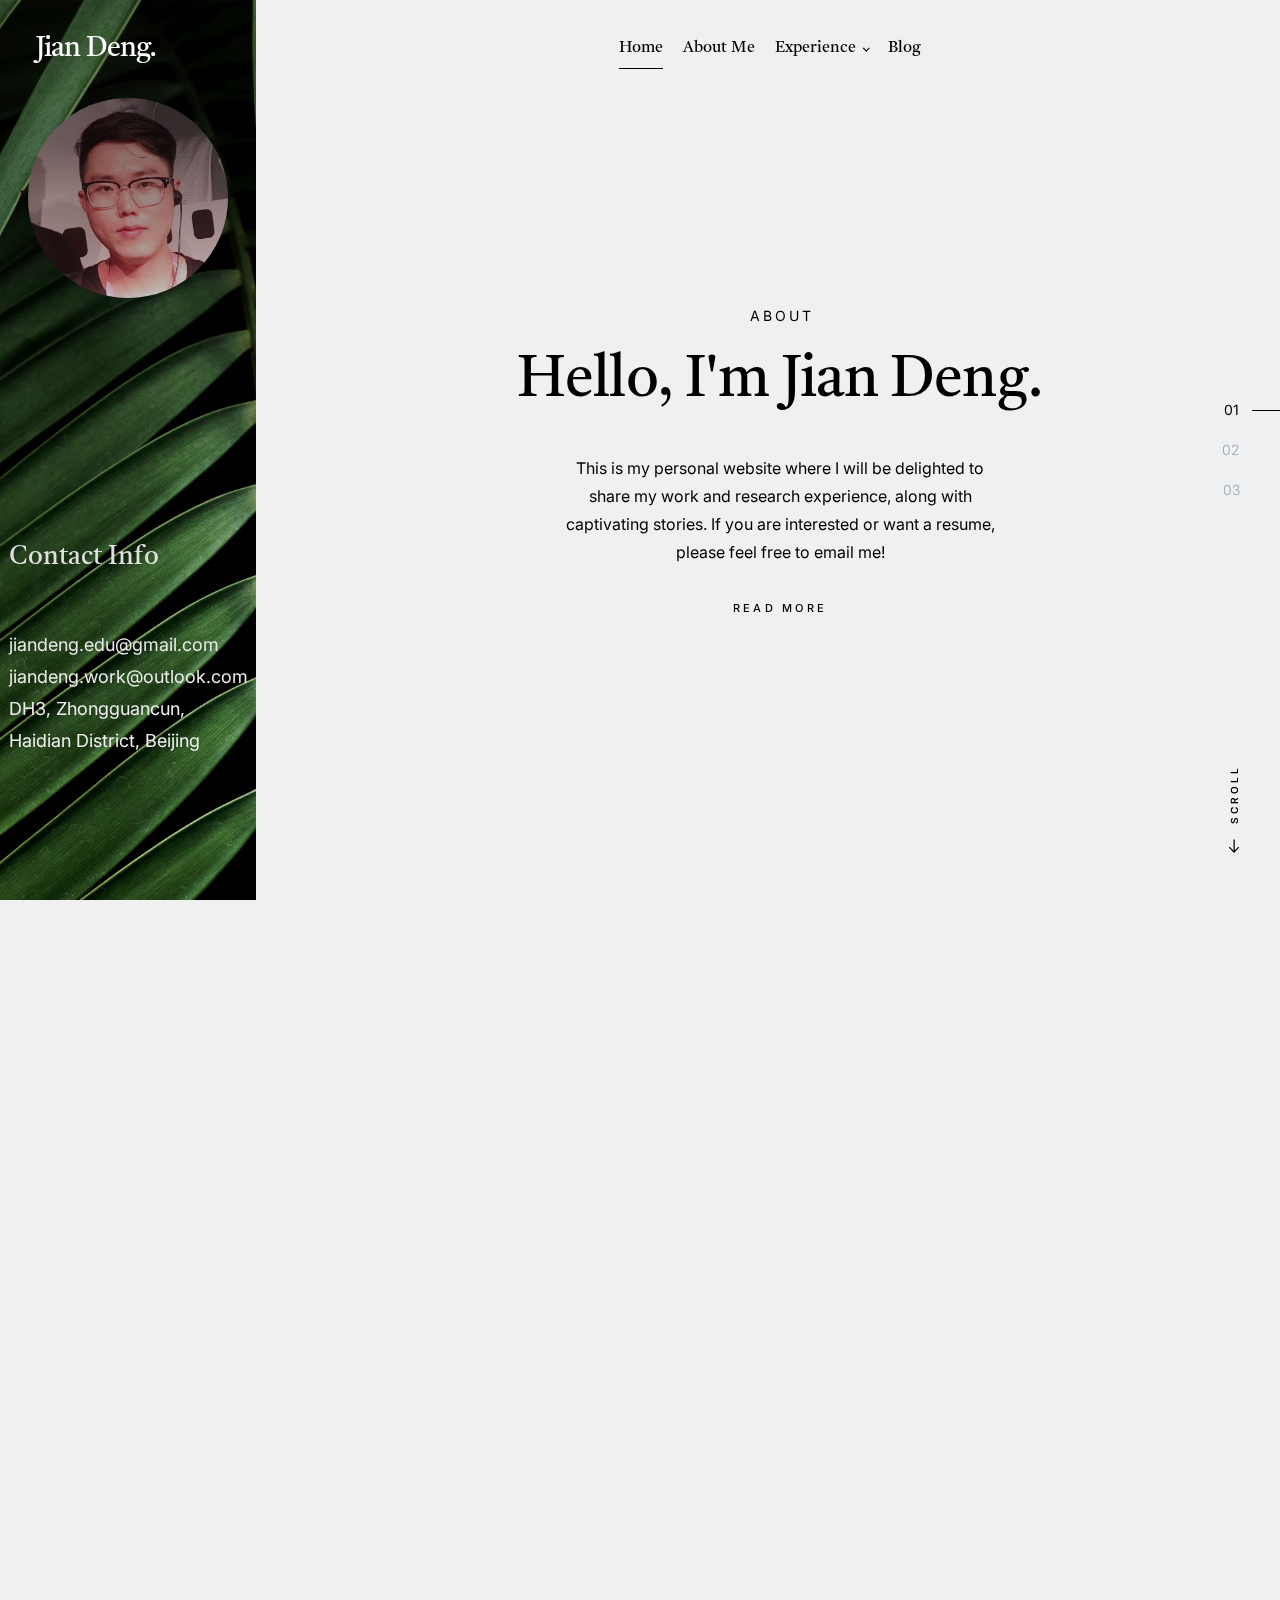
<file: index.html>
<!DOCTYPE html>
<html lang="en" class="no-js" >
<head>

    <!--- basic page needs
    ================================================== -->
    <meta charset="utf-8">
    <meta name="viewport" content="width=device-width, initial-scale=1">
    <title>Jian Deng</title>

    <script>
        document.documentElement.classList.remove('no-js');
        document.documentElement.classList.add('js');
    </script>

    <!-- CSS
    ================================================== -->
    <link rel="stylesheet" href="css/vendor.css">
    <link rel="stylesheet" href="css/styles.css">

    <!-- favicons
    ================================================== -->
    <link rel="apple-touch-icon" sizes="180x180" href="apple-touch-icon.png">
    <link rel="icon" type="image/png" sizes="32x32" href="favicon-32x32.png">
    <link rel="icon" type="image/png" sizes="16x16" href="favicon-16x16.png">
    <link rel="manifest" href="site.webmanifest">
    <style>
        .me{
            width: 200px;
            height: 200px;
            border-radius: 50%;
            position: absolute;
            left: 50%;
            top: 22%;
            transform: translate(-50%, -50%);
            overflow: hidden;
        }
        .contact{
            color      : var(--color-white);
            position: absolute;
            left: 50%;
            bottom: 1px;
            margin-bottom: 1px;
            transform: translate(-50%, -50%);
        }
        .contact H4{
            color      : var(--color-white);
        }
        .contact p{
            margin-bottom: 1px;
        }
        /*.contact{
            color      : var(--color-white);
            margin-bottom: 10%;
            position: absolute;
            transform: translate(-50%, -50%);
        }*/
    </style>
</head>


<body id="top">


    <!-- preloader
    ================================================== -->
    <div id="preloader">
        <div id="loader" class="dots-fade">
            <div></div>
            <div></div>
            <div></div>
        </div>
    </div>


    <!-- page wrap
    ================================================== -->
    <div id="page" class="s-pagewrap ss-home">


        <!-- # site header 
        ================================================== -->
        <header id="masthead" class="s-header">

            <div class="s-header__branding">
                <p class="site-title">
                    <a href="index.html" rel="home">Jian Deng.</a>
                </p>
            </div>

            <div class="row s-header__navigation">

                <nav class="s-header__nav-wrap">
    
                    <h3 class="s-header__nav-heading">Navigate to</h3>
    
                    <ul class="s-header__nav">
                        <li class="current-menu-item"><a href="index.html" title="">Home</a></li>
                        <li >
                            <a href="introduction.html" title="" class="">About Me</a>
                        </li>
                        <li class="has-children">
                            <a title="" class="">Experience</a>
                            <ul class="sub-menu">
                                <li><a href="career.html">Career</a></li>
                                <li><a href="projects.html">Projects</a></li>
                                <li><a href="skills.html">Skills</a></li>
                            </ul>
                        </li>
                        <li >
                            <a href="blogList.html" title="" class="">Blog</a>
                        </li>
                    </ul> <!-- end s-header__nav -->

                </nav> <!-- end s-header__nav-wrap -->
    
            </div> <!-- end s-header__navigation -->

            <a class="s-header__menu-toggle" href="#0"><span>Menu</span></a>

        </header> <!-- end s-header -->


        <!-- # site-content
        ================================================== -->
        <section id="content" class="s-content">


            <!-- hero -->
            <div class="hero">

                <div class="hero__slider swiper-container">

                    <div class="swiper-wrapper">
                        <article class="hero__slide swiper-slide">
                            <div class="hero__entry-image" style="background-image: url('images/thumbs/featured/featured-02_2000.jpg')"/>
                                <div class="me hero__entry-image" style="background-image: url('images/avatars/me2.jpg');"></div>
                                <!--<div class="hero__entry-image">I am a young individual from a small town, currently working in Beijing and dedicated to a career in software development.
                                    The pursuit of knowledge has not only transformed my life but has also paved the way for engaging in work that truly sparks my passion, offering boundless potential for the exciting journey ahead.
                                    This journey leaves me brimming with joy, and I'm thrilled to share it with you on this platform.</div>-->
                                <div class="contact">

                                    <div class="column">
                                        <h4>Contact Info</h4>
                                        <br>
                                            jiandeng.edu@gmail.com<br>
                                            jiandeng.work@outlook.com<br>
                                            DH3, Zhongguancun,
                                            Haidian District, Beijing  <br>
                                        </p>
                                    </div>
                                </div>
                            </div>
                            <!--<div class="hero__entry-image" style="background-image: url('images/thumbs/featured/featured-01_2000.jpg');"></div>-->
                            <div class="hero__entry-text">
                                <div class="hero__entry-text-inner">
                                    <div class="hero__entry-meta">
                                        <span class="cat-links">
                                            <a href="introduction.html">About</a>
                                        </span>
                                    </div>
                                    <h2 class="hero__entry-title">
                                        <a>
                                            Hello, I'm Jian Deng.
                                        </a>
                                    </h2>
                                    <p class="hero__entry-desc">
                                        This is my personal website where I will be delighted to share my work and research experience, along with captivating stories. If you are interested or want a resume, please feel free to email me!</p>
                                    <a class="hero__more-link" href="introduction.html">Read More</a>
                                </div>
                            </div>
                        </article>
                        <article class="hero__slide swiper-slide">
                            <div class="hero__entry-image" style="background-image: url('images/thumbs/featured/work.jpg');"></div>
                            <div class="hero__entry-text">
                                <div class="hero__entry-text-inner">
                                    <div class="hero__entry-meta">
                                        <span class="cat-links">
                                            <a href="career.html">WORK</a>
                                        </span>
                                    </div>
                                    <h2 class="hero__entry-title">
                                        <a>
                                            A Journey of Continuous Growth
                                        </a>
                                    </h2>
                                    <p class="hero__entry-desc">
                                        <b>10-year</b> veteran in the field of the Internet and software industry, rich in both development and project management, specialized in <b>full-stack development, performance optimization, architecture design
                                        , big data processing and artificial intelligence</b>
                                    </p>
                                    <a class="hero__more-link" href="career.html">Read More</a>
                                </div>
                            </div>
                        </article>
                        <article class="hero__slide swiper-slide">
                            <div class="hero__entry-image" style="background-image: url('images/thumbs/featured/featured-03_2000.jpg');"></div>
                            <div class="hero__entry-text">
                                <div class="hero__entry-text-inner">
                                    <div class="hero__entry-meta">
                                        <span class="cat-links">
                                            <a>Blog</a>
                                        </span>
                                    </div>
                                    <h2 class="hero__entry-title">
                                        <a href="blogList.html">
                                            Embracing the Art of Meaningful Exchange
                                        </a>
                                    </h2>
                                    <p class="hero__entry-desc">
                                        I would like to share some valuable techniques and ideas that I have come across recently, with the hope of inspiring you.
                                        Please note that spare time is limited, but I will continue updating them.
                                    </p>
                                    <a class="hero__more-link" href="blogList.html">Read More</a>
                                </div>
                            </div>
                        </article>
                        <!--<article class="hero__slide swiper-slide">
                            <div class="hero__entry-image" style="background-image: url('images/thumbs/featured/featured-02_2000.jpg');"></div>
                            <div class="hero__entry-text">
                                <div class="hero__entry-text-inner">
                                    <div class="hero__entry-meta">
                                        <span class="cat-links">
                                            <a href="category.html">Blog</a>
                                        </span>
                                    </div>
                                    <h2 class="hero__entry-title">
                                        <a href="single-standard.html">
                                            Embracing the Art of Meaningful Exchange
                                        </a>
                                    </h2>
                                    <p class="hero__entry-desc">
                                        I would like to share some valuable techniques and ideas that I have come across recently, with the hope of inspiring you.
                                        Please note that spare time is limited, but I will continue updating them.
                                    </p>
                                    <a class="hero__more-link" href="single-standard.html">Read More</a>
                                </div>
                            </div>
                        </article>-->
                    </div> <!-- swiper-wrapper -->

                    <div class="swiper-pagination"></div>
    
                </div> <!-- end hero slider -->

                <a href="#bricks" class="hero__scroll-down smoothscroll">
                    <svg width="24" height="24" fill="none" viewBox="0 0 24 24">
                        <path stroke="currentColor" stroke-linecap="round" stroke-linejoin="round" stroke-width="1.5" d="M10.25 6.75L4.75 12L10.25 17.25"></path>
                        <path stroke="currentColor" stroke-linecap="round" stroke-linejoin="round" stroke-width="1.5" d="M19.25 12H5"></path>
                    </svg>
                    <span>Scroll</span>
                </a>

            </div> <!-- end hero -->


            <!--  masonry -->
            <div id="bricks" class="bricks">

                <div class="masonry">

                    <div class="bricks-wrapper" data-animate-block>

                        <div class="grid-sizer"></div>

                        <article class="brick entry" data-animate-el>

                            <div class="entry__thumb">
                                <a href="B10000001.html" class="thumb-link">
                                    <img src="images/thumbs/blog/multi_level_caching.png" alt="">
                                </a>
                            </div>  <!-- end entry__thumb -->

                            <div class="entry__text">
                                <div class="entry__header">
                                    <div class="entry__meta">

                                        <span class="byline">
                                            By:
                                            <a href="#0">Jian Deng</a>
                                        </span>
                                    </div>
                                    <h1 class="entry__title"><a href="B10000001.html">Multi-level Caching.</a></h1>
                                </div>
                                <div class="entry__excerpt">
                                    <p>
                                        Multi-level Caching in software architecture is a pattern used to reduce the load on the database by reducing the number of times.
                                    </p>
                                </div>
                                <a class="entry__more-link" href="B10000001.html">Read More</a>
                            </div> <!-- end entry__text -->

                        </article> <!-- end article -->


                        <article class="brick entry" data-animate-el>

                            <div class="entry__thumb">
                                <a href="B10000002.html" class="thumb-link">
                                    <img src="images/thumbs/blog/high_concurency.png" alt="">
                                </a>
                            </div>  <!-- end entry__thumb -->

                            <div class="entry__text">
                                <div class="entry__header">
                                    <div class="entry__meta">

                                        <span class="byline">
                                            By:
                                            <a href="#0">Jian Deng</a>
                                        </span>
                                    </div>
                                    <h1 class="entry__title"><a href="B10000002.html">High Concurrency Principles</a></h1>
                                </div>
                                <div class="entry__excerpt">
                                    <p>
                                        High Concurrency Principles are essential techniques to consider when designing a software system. System design is a meticulous and ongoing process, involving identifying and addressing gaps during development, ultimately resulting in a well-crafted system.
                                    </p>
                                </div>
                                <a class="entry__more-link" href="B10000002.html">Read More</a>
                            </div> <!-- end entry__text -->

                        </article> <!-- end article -->

                        <article class="brick entry" data-animate-el>

                            <div class="entry__thumb">
                                <a href="B10000003.html" class="thumb-link">
                                    <img src="images/thumbs/blog/Principles%20of%20High-Availability%20Business%20Design.png" alt="">
                                </a>
                            </div>  <!-- end entry__thumb -->

                            <div class="entry__text">
                                <div class="entry__header">
                                    <div class="entry__meta">

                                        <span class="byline">
                                            By:
                                            <a href="#0">Jian Deng</a>
                                        </span>
                                    </div>
                                    <h1 class="entry__title"><a href="B10000003.html">Principles of High-Availability Business Design</a></h1>
                                </div>
                                <div class="entry__excerpt">
                                    <p>
                                        Discover key strategies for creating resilient architectures that ensure continuous operations, minimize downtime, and establish a solid foundation for long-term success in the dynamic business landscape.
                                    </p>
                                </div>
                                <a class="entry__more-link" href="B10000003.html">Read More</a>
                            </div> <!-- end entry__text -->

                        </article> <!-- end article -->

                        <article class="brick entry" data-animate-el>

                            <div class="entry__thumb">
                                <a href="B10000004.html" class="thumb-link">
                                    <img src="images/thumbs/blog/Construction-Ideas-for-Anti-Fraud-Systems.jpg" alt="">
                                </a>
                            </div>  <!-- end entry__thumb -->

                            <div class="entry__text">
                                <div class="entry__header">
                                    <div class="entry__meta">

                                        <span class="byline">
                                            By:
                                            <a href="#0">Jian Deng</a>
                                        </span>
                                    </div>
                                    <h1 class="entry__title"><a href="B10000004.html">Construction Ideas for Anti-Fraud Systems</a></h1>
                                </div>
                                <div class="entry__excerpt">
                                    <p>
                                        The introduction about the dynamic prevention and control philosophy derived from practical experience, based on this risk control philosophy.
                                    </p>
                                </div>
                                <a class="entry__more-link" href="B10000004.html">Read More</a>
                            </div> <!-- end entry__text -->

                        </article> <!-- end article -->

                        <article class="brick entry" data-animate-el>

                            <div class="entry__thumb">
                                <a href="B10000005.html" class="thumb-link">
                                    <img src="images/thumbs/blog/Data_processing.png" alt="">
                                </a>
                            </div>  <!-- end entry__thumb -->

                            <div class="entry__text">
                                <div class="entry__header">
                                    <div class="entry__meta">

                                        <span class="byline">
                                            By:
                                            <a href="#0">Jian Deng</a>
                                        </span>
                                    </div>
                                    <h1 class="entry__title"><a href="B10000005.html">Anti-Fraud Systems Data Processing</a></h1>
                                </div>
                                <div class="entry__excerpt">
                                    <p>
                                        I will introduce how I use machine learning in the anti-fraud scenario. This article mainly focuses on data processing. As for training models and tuning parameters, they are still being explored.
                                    </p>
                                </div>
                                <a class="entry__more-link" href="B10000005.html">Read More</a>
                            </div> <!-- end entry__text -->

                        </article> <!-- end article -->
                        <article class="brick entry" data-animate-el>

                            <div class="entry__thumb">
                                <a href="B10000006.html" class="thumb-link">
                                    <img src="images/thumbs/blog/ad-formats.jpg" alt="">
                                </a>
                            </div>  <!-- end entry__thumb -->

                            <div class="entry__text">
                                <div class="entry__header">
                                    <div class="entry__meta">

                                        <span class="byline">
                                            By:
                                            <a href="#0">Jian Deng</a>
                                        </span>
                                    </div>
                                    <h1 class="entry__title"><a href="B10000006.html">Ad Serving Engine Architecture</a></h1>
                                </div>
                                <div class="entry__excerpt">
                                    <p>
                                        This article will explore deeper into the working principles of online ad delivery. This section first introduces the main functional modules and architecture of the DSP project I was participated.
                                    </p>
                                </div>
                                <a class="entry__more-link" href="B10000006.html">Read More</a>
                            </div> <!-- end entry__text -->

                        </article> <!-- end article -->
                    </div> <!-- end bricks-wrapper -->

                </div> <!-- end masonry-->

            </div> <!-- end bricks -->

        </section> <!-- end s-content -->

    <!-- Java Script
    ================================================== -->
    <script src="js/plugins.js"></script>
    <script src="js/main.js"></script>

</body>
</html>
</file>
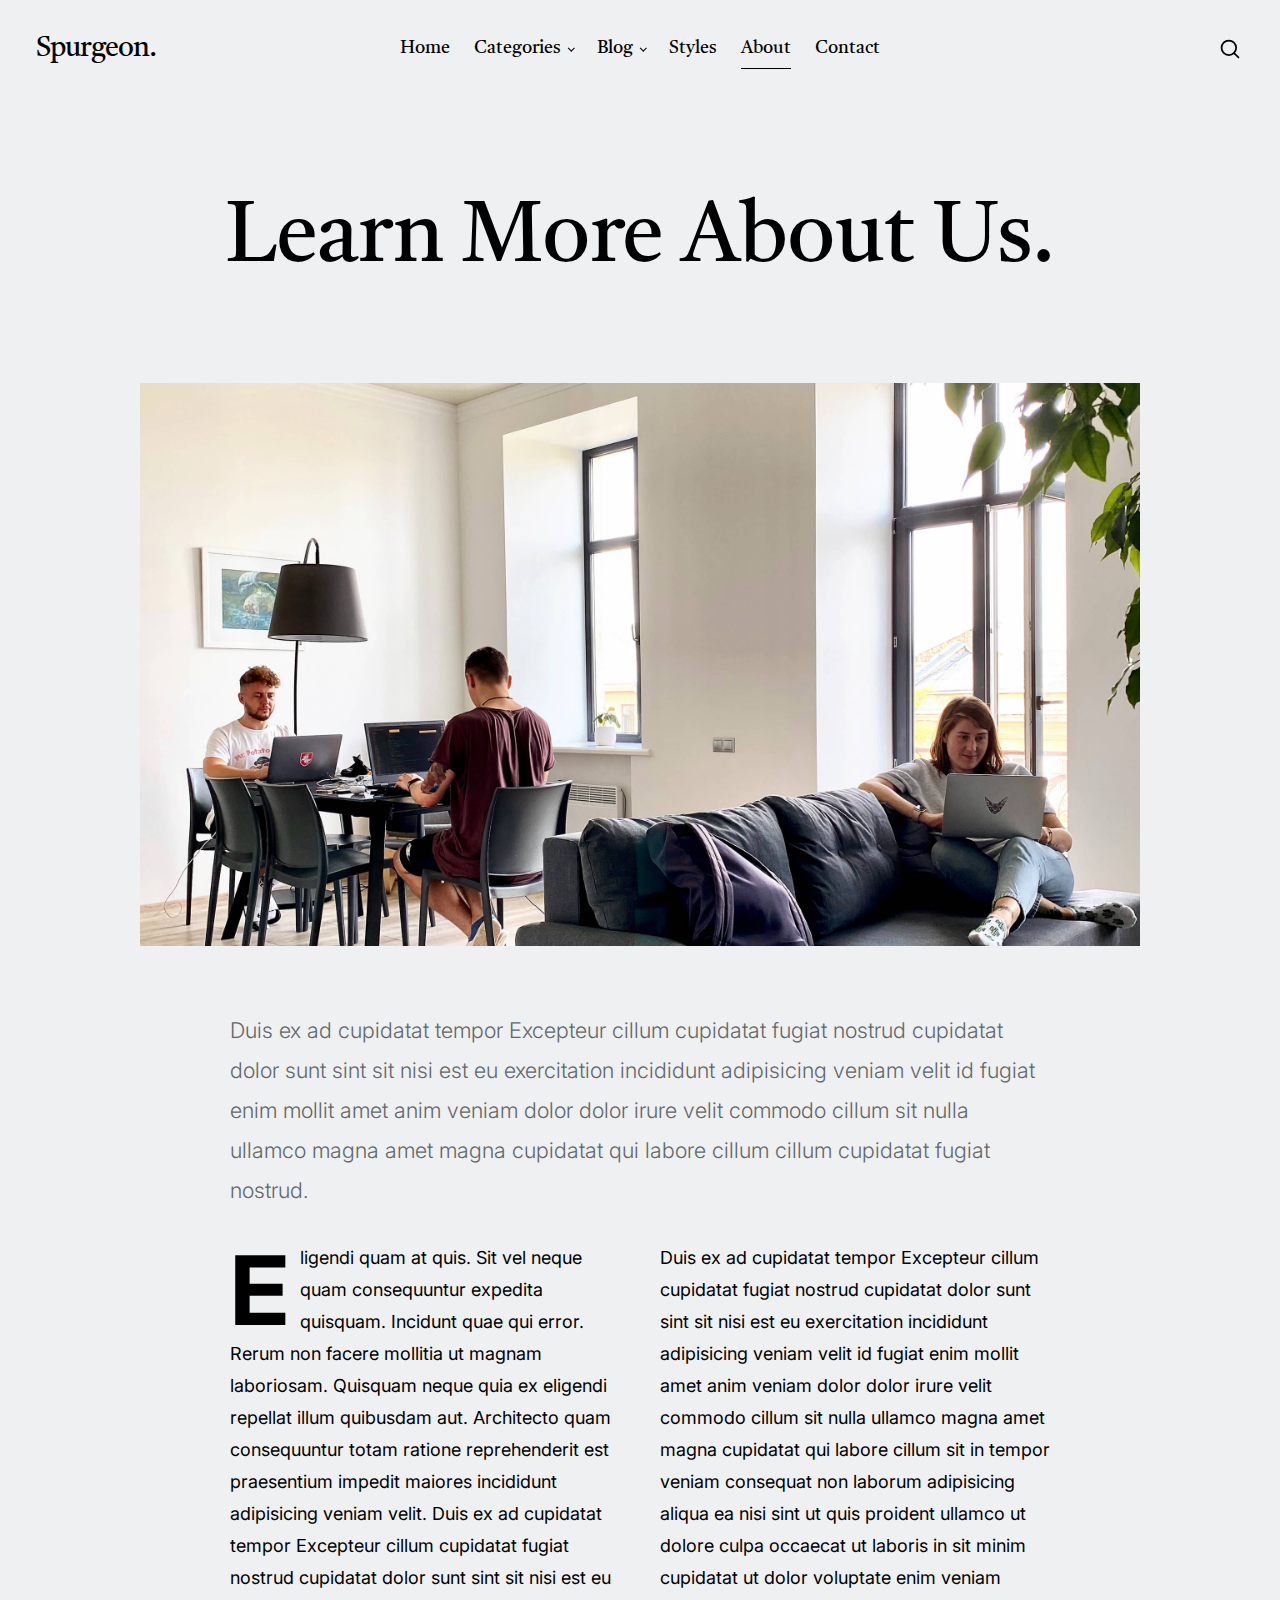
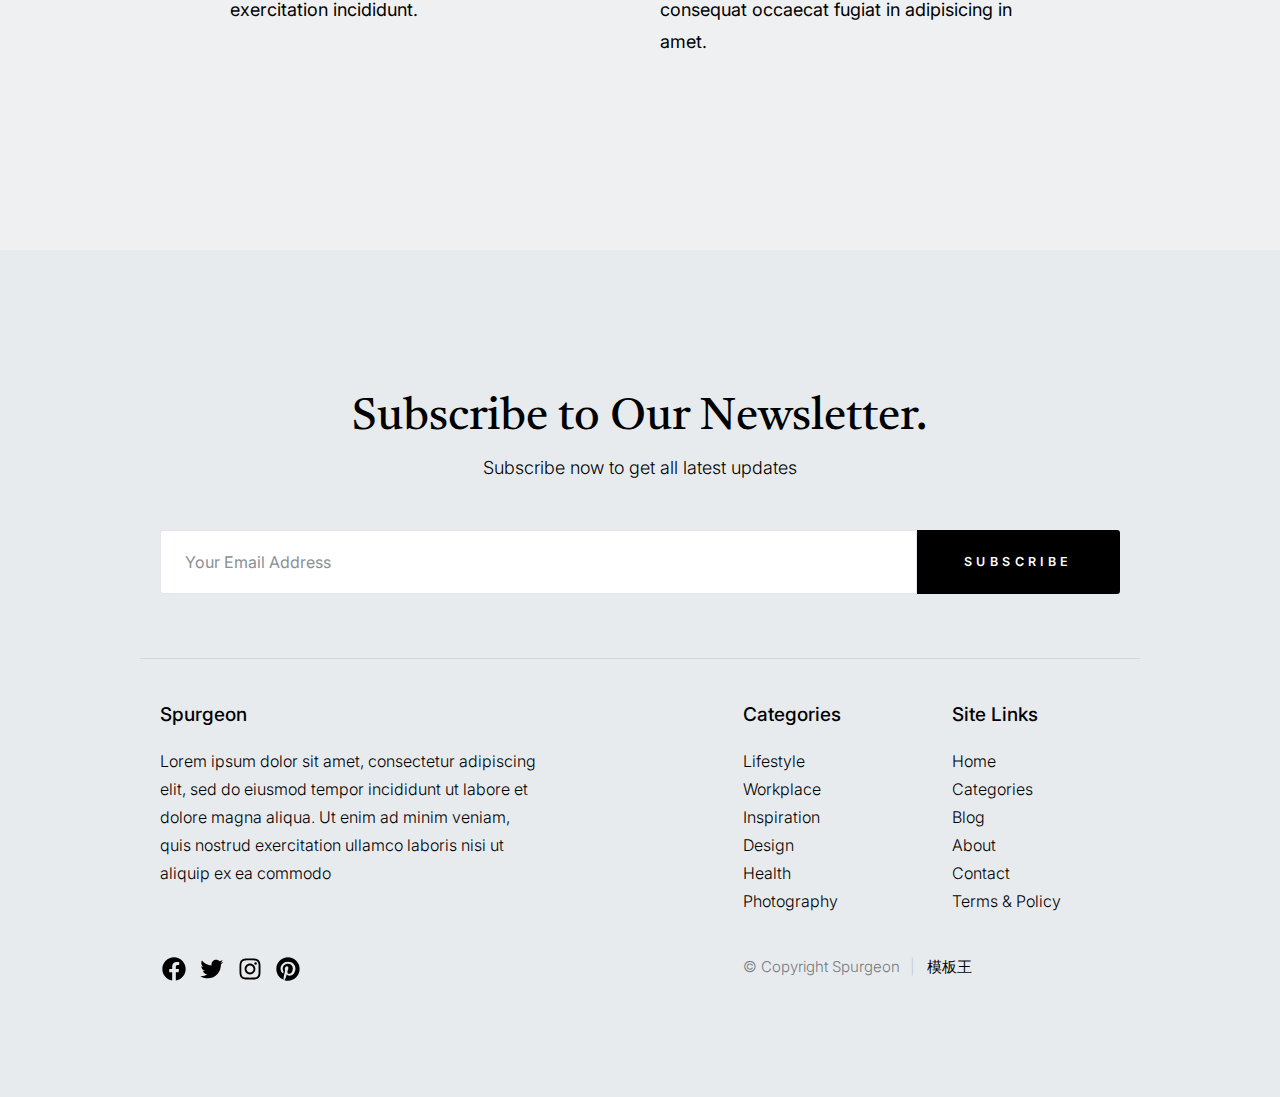
<file: about.html>
<!DOCTYPE html>
<html lang="en" class="no-js" >
<head>

    <!--- basic page needs
    ================================================== -->
    <meta charset="utf-8">
    <meta name="viewport" content="width=device-width, initial-scale=1">
    <title>About - Spurgeon</title>

    <script>
        document.documentElement.classList.remove('no-js');
        document.documentElement.classList.add('js');
    </script>

    <!-- CSS
    ================================================== -->
    <link rel="stylesheet" href="css/vendor.css">
    <link rel="stylesheet" href="css/styles.css">

    <!-- favicons
    ================================================== -->
    <link rel="apple-touch-icon" sizes="180x180" href="apple-touch-icon.png">
    <link rel="icon" type="image/png" sizes="32x32" href="favicon-32x32.png">
    <link rel="icon" type="image/png" sizes="16x16" href="favicon-16x16.png">
    <link rel="manifest" href="site.webmanifest">

</head>

<body id="top">


    <!-- preloader
    ================================================== -->
    <div id="preloader">
        <div id="loader" class="dots-fade">
            <div></div>
            <div></div>
            <div></div>
        </div>
    </div>


    <!-- page wrap
    ================================================== -->
    <div id="page" class="s-pagewrap">


        <!-- # site header 
        ================================================== -->
        <header id="masthead" class="s-header">

            <div class="s-header__branding">
                <p class="site-title">
                    <a href="index.html" rel="home">Spurgeon.</a>
                </p>
            </div>

            <div class="row s-header__navigation">

                <nav class="s-header__nav-wrap">
    
                    <h3 class="s-header__nav-heading">Navigate to</h3>
    
                    <ul class="s-header__nav">
                        <li><a href="index.html" title="">Home</a></li>
                        <li class="has-children">
                            <a href="#0" title="" class="">Categories</a>
                            <ul class="sub-menu">
                                <li><a href="category.html">Design</a></li>
                                <li><a href="category.html">Lifestyle</a></li>
                                <li><a href="category.html">Inspiration</a></li>
                                <li><a href="category.html">Work</a></li>
                                <li><a href="category.html">Health</a></li>
                                <li><a href="category.html">Photography</a></li>
                            </ul>
                        </li>
                        <li class="has-children">
                            <a href="#0" title="" class="">Blog</a>
                            <ul class="sub-menu">
                                <li><a href="single-standard.html">Standard Post</a></li>
                                <li><a href="single-video.html">Video Post</a></li>
                                <li><a href="single-audio.html">Audio Post</a></li>
                            </ul>
                        </li>
                        <li><a href="styles.html" title="">Styles</a></li>
                        <li class="current-menu-item"><a href="about.html" title="">About</a></li>
                        <li><a href="contact.html" title="">Contact</a></li>
                    </ul> <!-- end s-header__nav -->

                </nav> <!-- end s-header__nav-wrap -->
    
            </div> <!-- end s-header__navigation -->

            <div class="s-header__search">

                <div class="s-header__search-inner">
                    <div class="row">
    
                        <form role="search" method="get" class="s-header__search-form" action="#">
                            <label>
                                <span class="u-screen-reader-text">Search for:</span>
                                <input type="search" class="s-header__search-field" placeholder="Search for..." value="" name="s" title="Search for:" autocomplete="off">
                            </label>
                            <input type="submit" class="s-header__search-submit" value="Search"> 
                        </form>
    
                        <a href="#0" title="Close Search" class="s-header__search-close">Close</a>
    
                    </div> <!-- end row -->
                </div> <!-- s-header__search-inner -->
    
            </div> <!-- end s-header__search -->

            <a class="s-header__menu-toggle" href="#0"><span>Menu</span></a>
            <a class="s-header__search-trigger" href="#">
                <svg width="24" height="24" fill="none" viewBox="0 0 24 24">
                    <path stroke="currentColor" stroke-linecap="round" stroke-linejoin="round" stroke-width="1.5" d="M19.25 19.25L15.5 15.5M4.75 11C4.75 7.54822 7.54822 4.75 11 4.75C14.4518 4.75 17.25 7.54822 17.25 11C17.25 14.4518 14.4518 17.25 11 17.25C7.54822 17.25 4.75 14.4518 4.75 11Z"></path>
                </svg>
            </a>

        </header> <!-- end s-header -->


        <!-- # site-content
        ================================================== -->
        <div id="content" class="s-content s-content--page">

                <div class="row entry-wrap">
                    <div class="column lg-12">

                        <article class="entry">

                            <header class="entry__header entry__header--narrow">
    
                                <h1 class="entry__title">
                                    Learn More About Us.
                                </h1>
    
                            </header>

                            <div class="entry__media">
                                <figure class="featured-image">
                                    <img src="images/thumbs/about/about-1200.jpg" 
                                      srcset="images/thumbs/about/about-2400.jpg 2400w, 
                                              images/thumbs/about/about-1200.jpg 1200w, 
                                              images/thumbs/about/about-600.jpg 600w" sizes="(max-width: 2400px) 100vw, 2400px" alt="">
                                </figure>
                            </div>

                            <div class="content-primary">

                                <div class="entry__content">
        
                                    <p class="lead">
                                    Duis ex ad cupidatat tempor Excepteur cillum cupidatat fugiat nostrud cupidatat dolor 
                                    sunt sint sit nisi est eu exercitation incididunt adipisicing veniam velit id fugiat 
                                    enim mollit amet anim veniam dolor dolor irure velit commodo cillum sit nulla ullamco 
                                    magna amet magna cupidatat qui labore cillum cillum cupidatat fugiat nostrud.</p> 

                                    <div class="row block-lg-one-half block-tab-whole">
                                        <div class="column">
                                            <p class="drop-cap">
                                                Eligendi quam at quis. Sit vel neque quam consequuntur expedita quisquam. Incidunt quae 
                                                qui error. Rerum non facere mollitia ut magnam laboriosam. Quisquam neque quia ex eligendi 
                                                repellat illum quibusdam aut. Architecto quam consequuntur totam ratione reprehenderit est 
                                                praesentium impedit maiores incididunt adipisicing veniam velit. Duis ex ad cupidatat tempor Excepteur cillum cupidatat fugiat nostrud cupidatat dolor 
                                                sunt sint sit nisi est eu exercitation incididunt.
                                                </p>
                                        </div>
                                        <div class="column">
                                            <p>
                                                Duis ex ad cupidatat tempor Excepteur cillum cupidatat fugiat nostrud cupidatat dolor 
                                                sunt sint sit nisi est eu exercitation incididunt adipisicing veniam velit id fugiat 
                                                enim mollit amet anim veniam dolor dolor irure velit commodo cillum sit nulla ullamco 
                                                magna amet magna cupidatat qui labore cillum sit in tempor veniam consequat non laborum 
                                                adipisicing aliqua ea nisi sint ut quis proident ullamco ut dolore culpa occaecat ut 
                                                laboris in sit minim cupidatat ut dolor voluptate enim veniam consequat occaecat fugiat 
                                                in adipisicing in amet.
                                                </p>
                                        </div>
                                    </div>

                            </div> <!-- end content-primary -->

                        </article> <!-- end entry -->

                    </div>
                </div> <!-- end entry-wrap -->

        </section> <!-- end s-content -->


        <!-- # site-footer
        ================================================== -->
        <footer id="colophon" class="s-footer">

            <div class="row s-footer__subscribe">
                <div class="column lg-12">

                    <h2>
                    Subscribe to Our Newsletter.
                    </h2>
                    <p>
                    Subscribe now to get all latest updates
                    </p>

                    <form id="mc-form" class="mc-form">
                        <input type="email" name="EMAIL" id="mce-EMAIL" class="u-fullwidth text-center" placeholder="Your Email Address" title="The domain portion of the email address is invalid (the portion after the @)." pattern="^([^\x00-\x20\x22\x28\x29\x2c\x2e\x3a-\x3c\x3e\x40\x5b-\x5d\x7f-\xff]+|\x22([^\x0d\x22\x5c\x80-\xff]|\x5c[\x00-\x7f])*\x22)(\x2e([^\x00-\x20\x22\x28\x29\x2c\x2e\x3a-\x3c\x3e\x40\x5b-\x5d\x7f-\xff]+|\x22([^\x0d\x22\x5c\x80-\xff]|\x5c[\x00-\x7f])*\x22))*\x40([^\x00-\x20\x22\x28\x29\x2c\x2e\x3a-\x3c\x3e\x40\x5b-\x5d\x7f-\xff]+|\x5b([^\x0d\x5b-\x5d\x80-\xff]|\x5c[\x00-\x7f])*\x5d)(\x2e([^\x00-\x20\x22\x28\x29\x2c\x2e\x3a-\x3c\x3e\x40\x5b-\x5d\x7f-\xff]+|\x5b([^\x0d\x5b-\x5d\x80-\xff]|\x5c[\x00-\x7f])*\x5d))*(\.\w{2,})+$" required>
                        <input type="submit" name="subscribe" value="Subscribe" class="btn--small btn--primary u-fullwidth">
                        <!-- <div style="position: absolute; left: -5000px;" aria-hidden="true"><input type="text" name="b_cdb7b577e41181934ed6a6a44_9a91cfe7b3" tabindex="-1" value=""></div> -->
                        <div class="mc-status"></div>
                    </form>

                </div>
            </div> <!-- end s-footer__subscribe -->

            <div class="row s-footer__main">

                <div class="column lg-5 md-6 tab-12 s-footer__about">
                    <h4>Spurgeon</h4>

                    <p>
                    Lorem ipsum dolor sit amet, consectetur 
                    adipiscing elit, sed do eiusmod tempor 
                    incididunt ut labore et dolore magna aliqua. 
                    Ut enim ad minim veniam, quis nostrud exercitation 
                    ullamco laboris nisi ut aliquip ex ea commodo 
                    </p>
                </div> <!-- end s-footer__about -->

                <div class="column lg-5 md-6 tab-12">
                    <div class="row">
                        <div class="column lg-6">
                            <h4>Categories</h4>
                            <ul class="link-list">
                                <li><a href="category.html">Lifestyle</a></li>
                                <li><a href="category.html">Workplace</a></li>
                                <li><a href="category.html">Inspiration</a></li>
                                <li><a href="category.html">Design</a></li>
                                <li><a href="category.html">Health</a></li>
                                <li><a href="category.html">Photography</a></li>
                            </ul>
                        </div>
                        <div class="column lg-6">
                            <h4>Site Links</h4>
                            <ul class="link-list">
                                <li><a href="index.html">Home</a></li>
                                <li><a href="category.html">Categories</a></li>
                                <li><a href="category.html">Blog</a></li>
                                <li><a href="about.html">About</a></li>
                                <li><a href="about.html">Contact</a></li>
                                <li><a href="#0">Terms & Policy</a></li>
                            </ul>
                        </div>
                    </div>
                </div>

            </div> <!-- end s-footer__main -->

            <div class="row s-footer__bottom">

                <div class="column lg-7 md-6 tab-12">
                    <ul class="s-footer__social">
                        <li>
                            <a href="#0">
                                <svg xmlns="http://www.w3.org/2000/svg" width="24" height="24" viewBox="0 0 24 24" style="fill: rgba(0, 0, 0, 1);transform: ;msFilter:;"><path d="M12.001 2.002c-5.522 0-9.999 4.477-9.999 9.999 0 4.99 3.656 9.126 8.437 9.879v-6.988h-2.54v-2.891h2.54V9.798c0-2.508 1.493-3.891 3.776-3.891 1.094 0 2.24.195 2.24.195v2.459h-1.264c-1.24 0-1.628.772-1.628 1.563v1.875h2.771l-.443 2.891h-2.328v6.988C18.344 21.129 22 16.992 22 12.001c0-5.522-4.477-9.999-9.999-9.999z"></path></svg>
                                <span class="u-screen-reader-text">Facebook</span>
                            </a>
                        </li>
                        <li>
                            <a href="#0">
                                <svg xmlns="http://www.w3.org/2000/svg" width="24" height="24" viewBox="0 0 24 24" style="fill:rgba(0, 0, 0, 1);transform:;-ms-filter:"><path d="M19.633,7.997c0.013,0.175,0.013,0.349,0.013,0.523c0,5.325-4.053,11.461-11.46,11.461c-2.282,0-4.402-0.661-6.186-1.809 c0.324,0.037,0.636,0.05,0.973,0.05c1.883,0,3.616-0.636,5.001-1.721c-1.771-0.037-3.255-1.197-3.767-2.793 c0.249,0.037,0.499,0.062,0.761,0.062c0.361,0,0.724-0.05,1.061-0.137c-1.847-0.374-3.23-1.995-3.23-3.953v-0.05 c0.537,0.299,1.16,0.486,1.82,0.511C3.534,9.419,2.823,8.184,2.823,6.787c0-0.748,0.199-1.434,0.548-2.032 c1.983,2.443,4.964,4.04,8.306,4.215c-0.062-0.3-0.1-0.611-0.1-0.923c0-2.22,1.796-4.028,4.028-4.028 c1.16,0,2.207,0.486,2.943,1.272c0.91-0.175,1.782-0.512,2.556-0.973c-0.299,0.935-0.936,1.721-1.771,2.22 c0.811-0.088,1.597-0.312,2.319-0.624C21.104,6.712,20.419,7.423,19.633,7.997z"></path></svg>
                                <span class="u-screen-reader-text">Twitter</span>
                            </a>
                        </li>
                        <li>
                            <a href="#0">
                                <svg xmlns="http://www.w3.org/2000/svg" width="24" height="24" viewBox="0 0 24 24" style="fill:rgba(0, 0, 0, 1);transform:;-ms-filter:"><path d="M11.999,7.377c-2.554,0-4.623,2.07-4.623,4.623c0,2.554,2.069,4.624,4.623,4.624c2.552,0,4.623-2.07,4.623-4.624 C16.622,9.447,14.551,7.377,11.999,7.377L11.999,7.377z M11.999,15.004c-1.659,0-3.004-1.345-3.004-3.003 c0-1.659,1.345-3.003,3.004-3.003s3.002,1.344,3.002,3.003C15.001,13.659,13.658,15.004,11.999,15.004L11.999,15.004z"></path><circle cx="16.806" cy="7.207" r="1.078"></circle><path d="M20.533,6.111c-0.469-1.209-1.424-2.165-2.633-2.632c-0.699-0.263-1.438-0.404-2.186-0.42 c-0.963-0.042-1.268-0.054-3.71-0.054s-2.755,0-3.71,0.054C7.548,3.074,6.809,3.215,6.11,3.479C4.9,3.946,3.945,4.902,3.477,6.111 c-0.263,0.7-0.404,1.438-0.419,2.186c-0.043,0.962-0.056,1.267-0.056,3.71c0,2.442,0,2.753,0.056,3.71 c0.015,0.748,0.156,1.486,0.419,2.187c0.469,1.208,1.424,2.164,2.634,2.632c0.696,0.272,1.435,0.426,2.185,0.45 c0.963,0.042,1.268,0.055,3.71,0.055s2.755,0,3.71-0.055c0.747-0.015,1.486-0.157,2.186-0.419c1.209-0.469,2.164-1.424,2.633-2.633 c0.263-0.7,0.404-1.438,0.419-2.186c0.043-0.962,0.056-1.267,0.056-3.71s0-2.753-0.056-3.71C20.941,7.57,20.801,6.819,20.533,6.111z M19.315,15.643c-0.007,0.576-0.111,1.147-0.311,1.688c-0.305,0.787-0.926,1.409-1.712,1.711c-0.535,0.199-1.099,0.303-1.67,0.311 c-0.95,0.044-1.218,0.055-3.654,0.055c-2.438,0-2.687,0-3.655-0.055c-0.569-0.007-1.135-0.112-1.669-0.311 c-0.789-0.301-1.414-0.923-1.719-1.711c-0.196-0.534-0.302-1.099-0.311-1.669c-0.043-0.95-0.053-1.218-0.053-3.654 c0-2.437,0-2.686,0.053-3.655c0.007-0.576,0.111-1.146,0.311-1.687c0.305-0.789,0.93-1.41,1.719-1.712 c0.534-0.198,1.1-0.303,1.669-0.311c0.951-0.043,1.218-0.055,3.655-0.055c2.437,0,2.687,0,3.654,0.055 c0.571,0.007,1.135,0.112,1.67,0.311c0.786,0.303,1.407,0.925,1.712,1.712c0.196,0.534,0.302,1.099,0.311,1.669 c0.043,0.951,0.054,1.218,0.054,3.655c0,2.436,0,2.698-0.043,3.654H19.315z"></path></svg>
                                <span class="u-screen-reader-text">Instagram</span>
                            </a>
                        </li>
                        <li>
                            <a href="#0">
                                <svg xmlns="http://www.w3.org/2000/svg" width="24" height="24" viewBox="0 0 24 24" style="fill: rgba(0, 0, 0, 1);transform: ;msFilter:;"><path d="M11.99 2C6.472 2 2 6.473 2 11.99c0 4.232 2.633 7.85 6.35 9.306-.088-.79-.166-2.006.034-2.868.182-.78 1.172-4.966 1.172-4.966s-.299-.599-.299-1.484c0-1.388.805-2.425 1.808-2.425.853 0 1.264.64 1.264 1.407 0 .858-.546 2.139-.827 3.327-.235.994.499 1.805 1.479 1.805 1.775 0 3.141-1.872 3.141-4.575 0-2.392-1.719-4.064-4.173-4.064-2.843 0-4.512 2.132-4.512 4.335 0 .858.331 1.779.744 2.28a.3.3 0 0 1 .069.286c-.076.315-.245.994-.277 1.133-.044.183-.145.222-.335.134-1.247-.581-2.027-2.405-2.027-3.871 0-3.151 2.289-6.045 6.601-6.045 3.466 0 6.159 2.469 6.159 5.77 0 3.444-2.171 6.213-5.184 6.213-1.013 0-1.964-.525-2.29-1.146l-.623 2.374c-.225.868-.834 1.956-1.241 2.62a10 10 0 0 0 2.958.445c5.517 0 9.99-4.473 9.99-9.99S17.507 2 11.99 2"></path></svg>
                                <span class="u-screen-reader-text">Pinterest</span>
                            </a>
                        </li>
                    </ul>
                </div>
                <div class="column lg-5 md-6 tab-12">
                    <div class="ss-copyright">
                        <span>© Copyright Spurgeon</span> 
                        <span><a target="_blank" href="http://www.mobanwang.com/" title="模板王">模板王</a></span>
                    </div>
                </div>

            </div> <!-- end s-footer__bottom -->
           
            <div class="ss-go-top">
                <a class="smoothscroll" title="Back to Top" href="#top">
                    <svg width="24" height="24" fill="none" viewBox="0 0 24 24">
                        <path stroke="currentColor" stroke-linecap="round" stroke-linejoin="round" stroke-width="1.5" d="M17.25 10.25L12 4.75L6.75 10.25"/>
                        <path stroke="currentColor" stroke-linecap="round" stroke-linejoin="round" stroke-width="1.5" d="M12 19.25V5.75"/>
                    </svg>
                </a>
            </div> <!-- end ss-go-top -->

        </footer><!-- end s-footer -->


    <!-- Java Script
    ================================================== -->
    <script src="js/plugins.js"></script>
    <script src="js/main.js"></script>

</body>
</html>
</file>
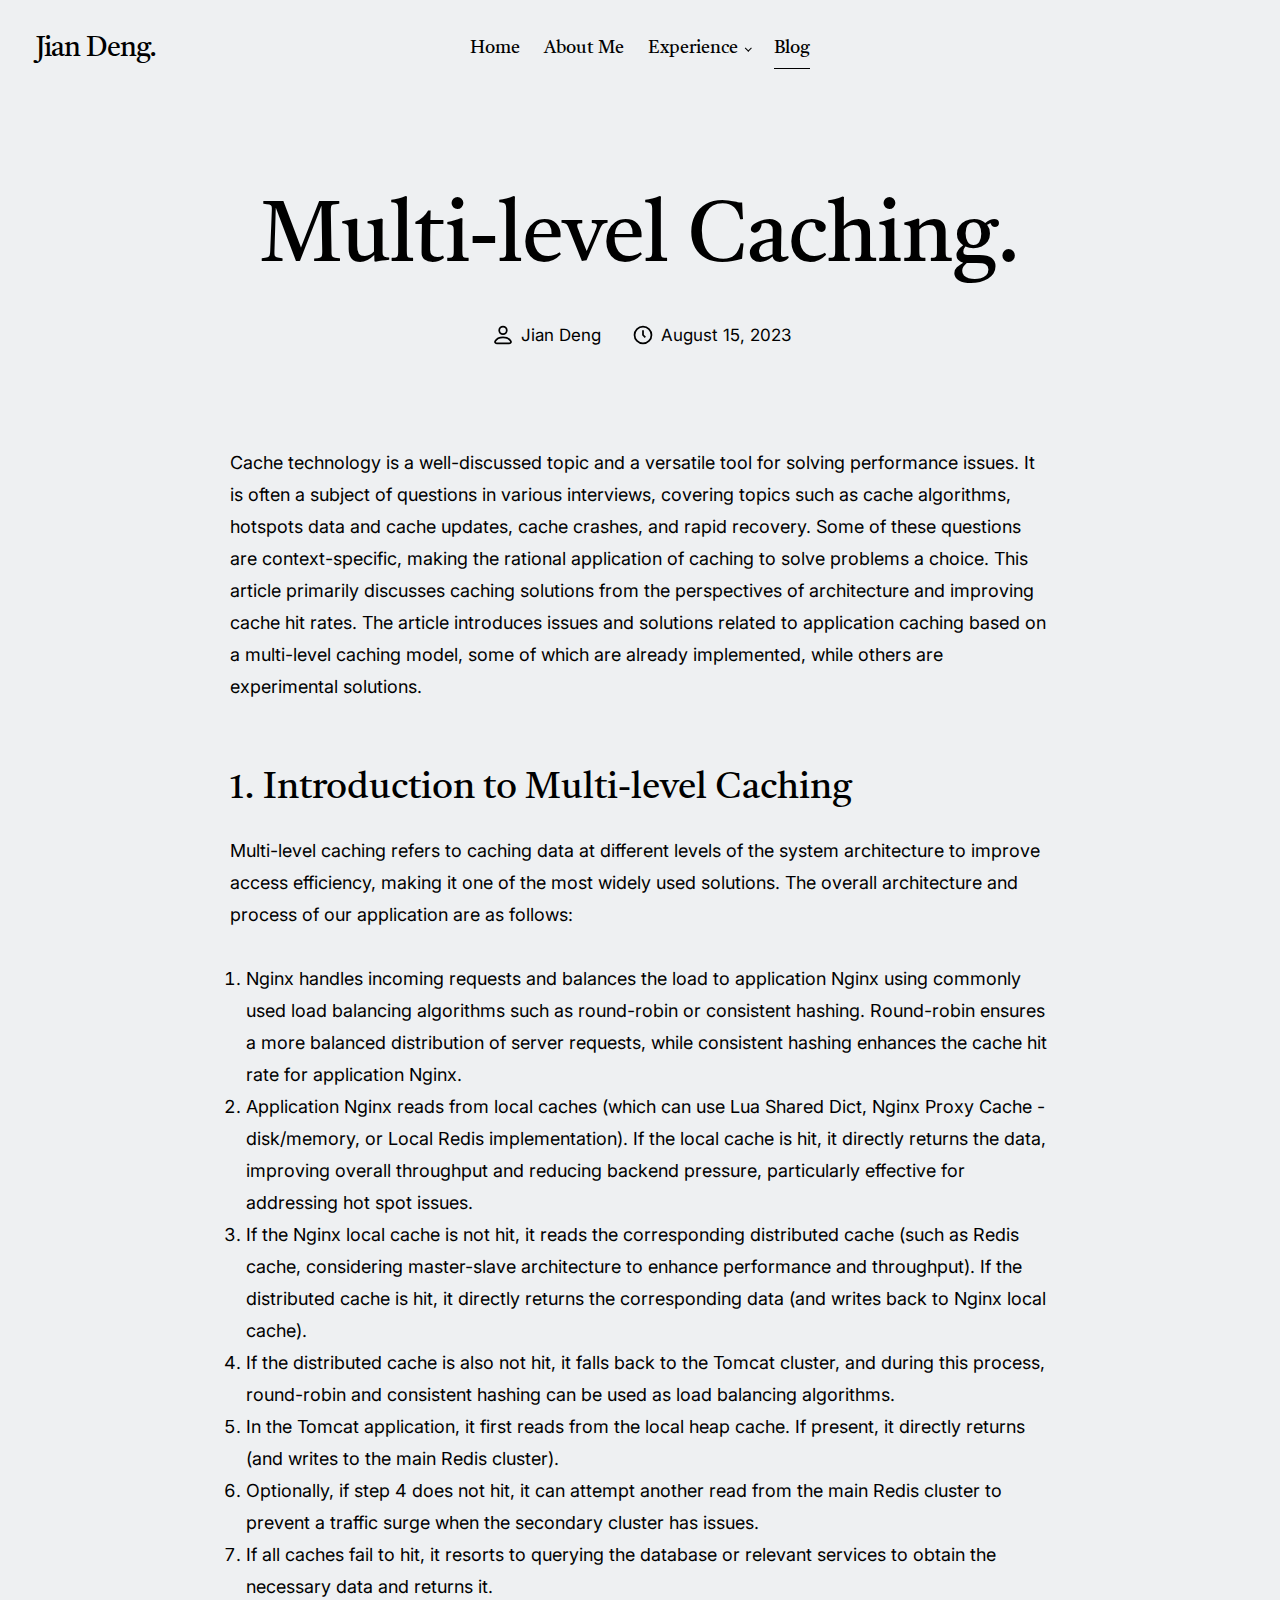
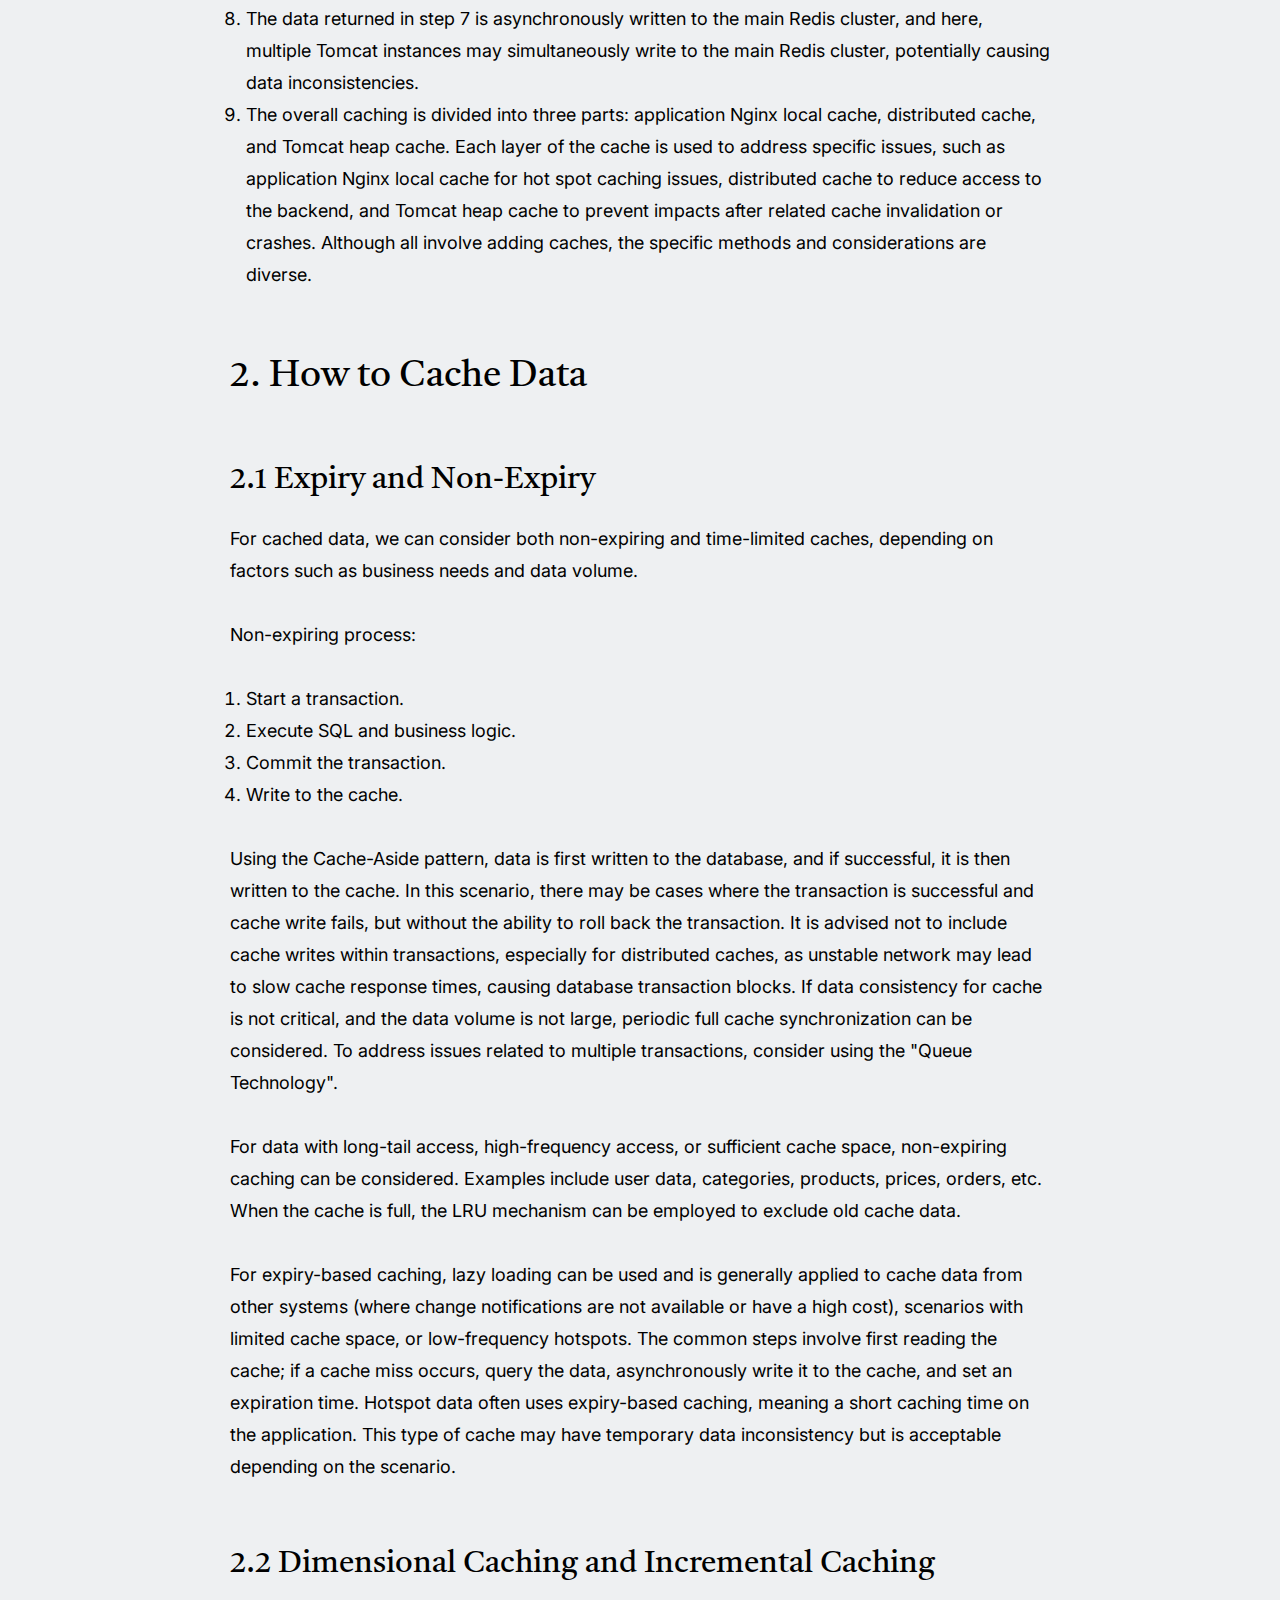
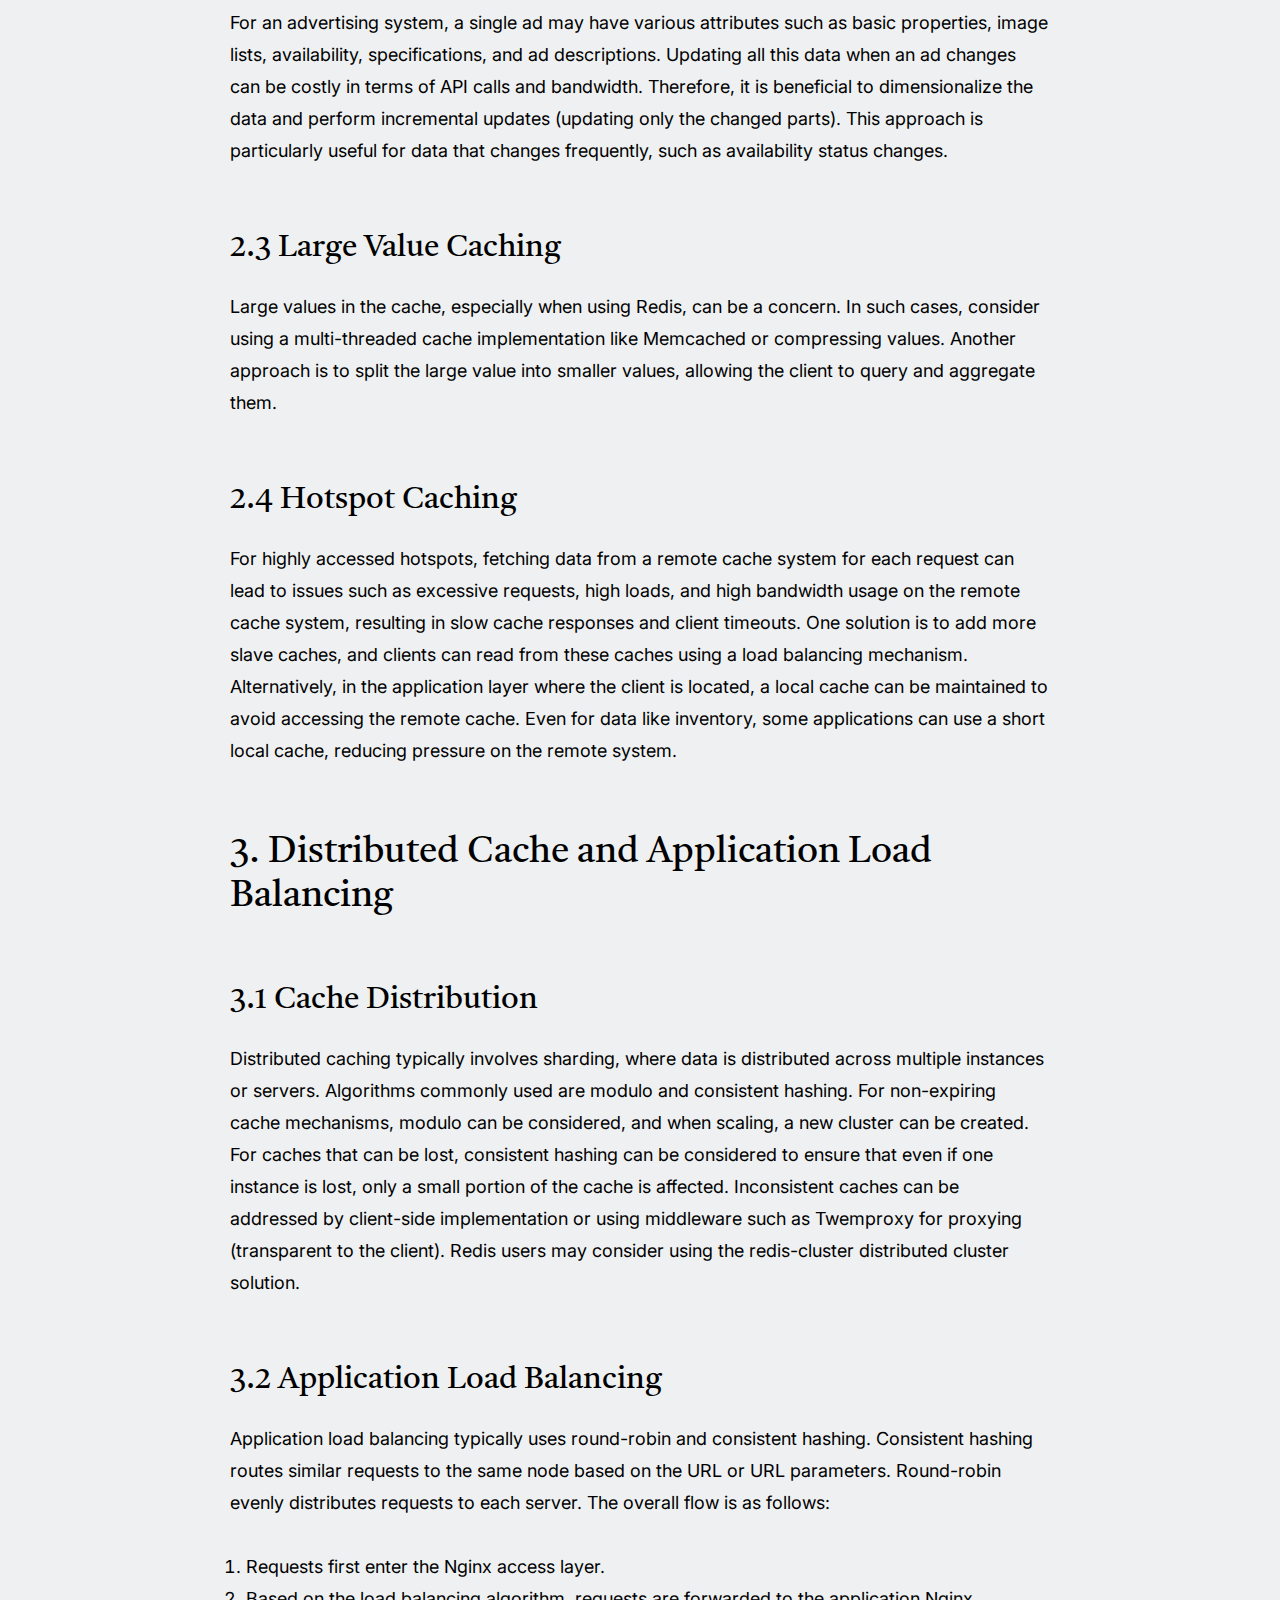
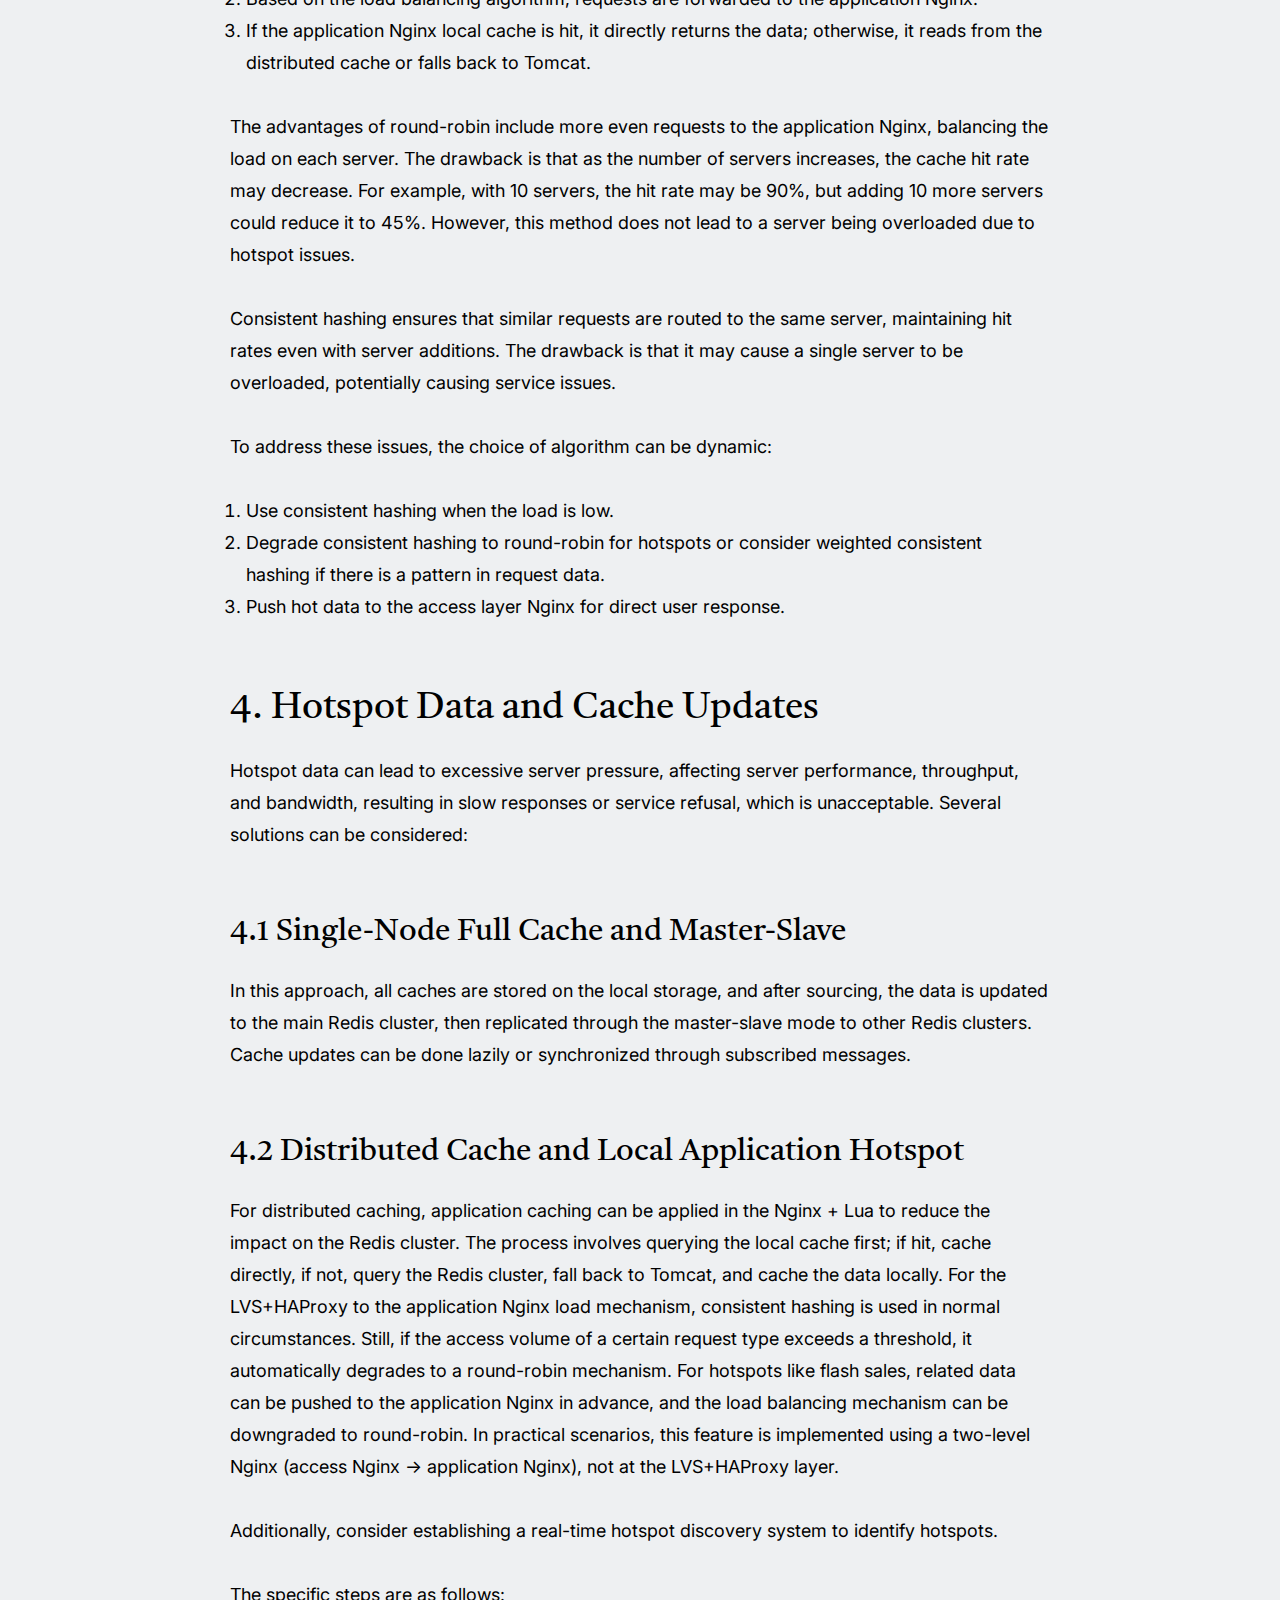
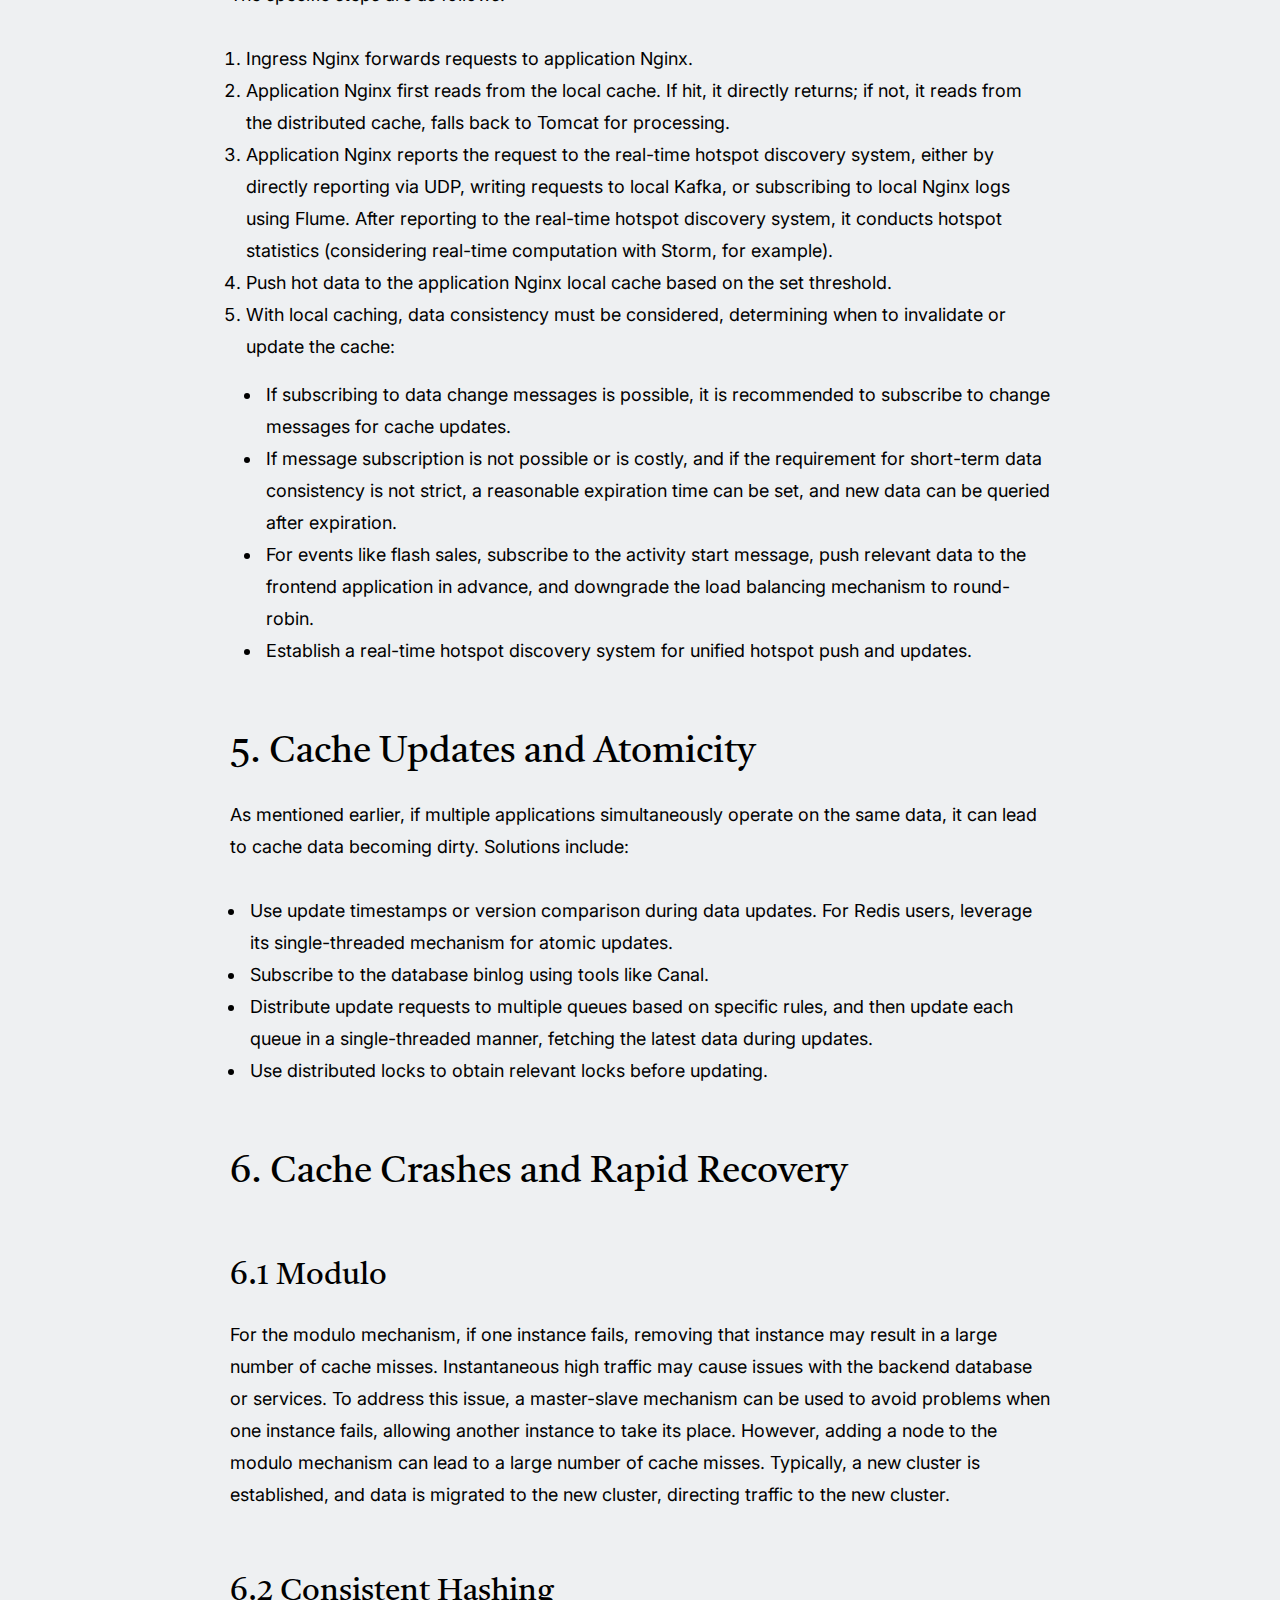
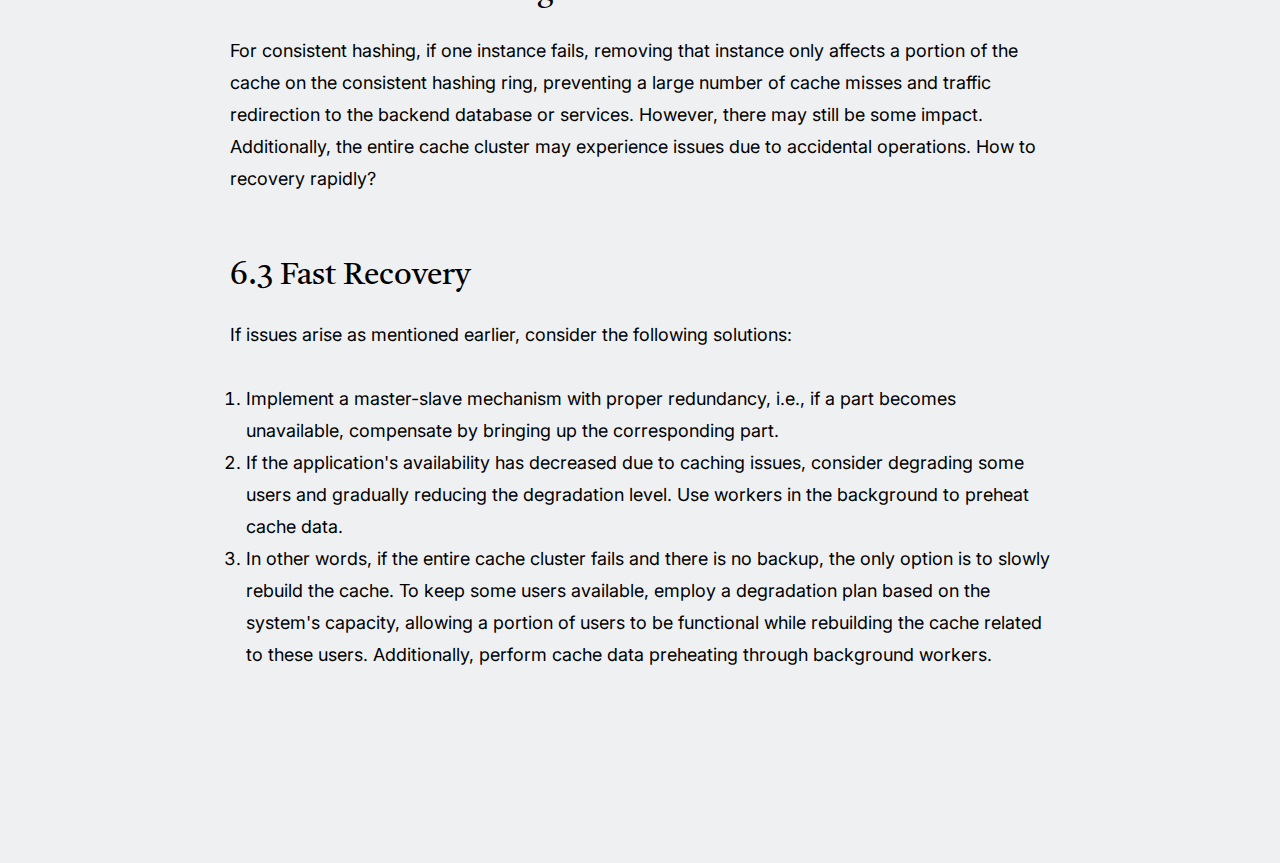
<file: B10000001.html>
<!DOCTYPE html>
<html lang="en" class="no-js" >
<head>

    <!--- basic page needs
    ================================================== -->
    <meta charset="utf-8">
    <meta name="viewport" content="width=device-width, initial-scale=1">
    <title>Multi-level Caching - Jian Deng</title>

    <script>
        document.documentElement.classList.remove('no-js');
        document.documentElement.classList.add('js');
    </script>

    <!-- CSS
    ================================================== -->
    <link rel="stylesheet" href="css/vendor.css">
    <link rel="stylesheet" href="css/styles.css">

    <!-- favicons
    ================================================== -->
    <link rel="apple-touch-icon" sizes="180x180" href="apple-touch-icon.png">
    <link rel="icon" type="image/png" sizes="32x32" href="favicon-32x32.png">
    <link rel="icon" type="image/png" sizes="16x16" href="favicon-16x16.png">
    <link rel="manifest" href="site.webmanifest">

</head>

<body id="top">


<!-- preloader
================================================== -->
<div id="preloader">
    <div id="loader" class="dots-fade">
        <div></div>
        <div></div>
        <div></div>
    </div>
</div>


<!-- page wrap
================================================== -->
<div id="page" class="s-pagewrap">


    <!-- # site header
    ================================================== -->
    <header id="masthead" class="s-header">

        <div class="s-header__branding">
            <p class="site-title">
                <a href="index.html" rel="home">Jian Deng.</a>
            </p>
        </div>

        <div class="row s-header__navigation">

            <nav class="s-header__nav-wrap">

                <h3 class="s-header__nav-heading">Navigate to</h3>

                <ul class="s-header__nav">
                    <li ><a href="index.html" title="">Home</a></li>
                    <li >
                        <a href="introduction.html" title="" class="">About Me</a>
                    </li>
                    <li class="has-children">
                        <a title="" class="">Experience</a>
                        <ul class="sub-menu">
                            <li><a href="career.html">Career</a></li>
                            <li><a href="projects.html">Projects</a></li>
                            <li><a href="skills.html">Skills</a></li>
                        </ul>
                    </li>
                    <li class="current-menu-item">
                        <a href="blogList.html" title="" class="">Blog</a>
                    </li>
                </ul> <!-- end s-header__nav -->

            </nav> <!-- end s-header__nav-wrap -->

        </div> <!-- end s-header__navigation -->

        <a class="s-header__menu-toggle" href="#0"><span>Menu</span></a>

    </header> <!-- end s-header -->

    <div id="content" class="s-content s-content--blog">

        <div class="row entry-wrap">
            <div class="column lg-12">

                <article class="entry format-standard">

                    <header class="entry__header">

                        <h1 class="entry__title">
                            Multi-level Caching.
                        </h1>

                        <div class="entry__meta">
                            <div class="entry__meta-author">
                                <svg width="24" height="24" fill="none" viewBox="0 0 24 24">
                                    <circle cx="12" cy="8" r="3.25" stroke="currentColor" stroke-linecap="round" stroke-linejoin="round" stroke-width="1.5"></circle>
                                    <path stroke="currentColor" stroke-linecap="round" stroke-linejoin="round" stroke-width="1.5" d="M6.8475 19.25H17.1525C18.2944 19.25 19.174 18.2681 18.6408 17.2584C17.8563 15.7731 16.068 14 12 14C7.93201 14 6.14367 15.7731 5.35924 17.2584C4.82597 18.2681 5.70558 19.25 6.8475 19.25Z"></path>
                                </svg>
                                <a href="#">Jian Deng</a>
                            </div>
                            <div class="entry__meta-date">
                                <svg width="24" height="24" fill="none" viewBox="0 0 24 24">
                                    <circle cx="12" cy="12" r="7.25" stroke="currentColor" stroke-width="1.5"></circle>
                                    <path stroke="currentColor" stroke-width="1.5" d="M12 8V12L14 14"></path>
                                </svg>
                                August 15, 2023
                            </div>
                        </div>
                    </header>

                    <div class="content-primary">

                        <div class="entry__content">
                            <p>Cache technology is a well-discussed topic and a versatile tool for solving performance issues. It is often a subject of questions in various interviews, covering topics such as cache algorithms, hotspots data and cache updates, cache crashes, and rapid recovery. Some of these questions are context-specific, making the rational application of caching to solve problems a choice. This article primarily discusses caching solutions from the perspectives of architecture and improving cache hit rates. The article introduces issues and solutions related to application caching based on a multi-level caching model, some of which are already implemented, while others are experimental solutions.</p>

                            <h2>1. Introduction to Multi-level Caching</h2>

                            <p>Multi-level caching refers to caching data at different levels of the system architecture to improve access efficiency, making it one of the most widely used solutions. The overall architecture and process of our application are as follows:</p>

                            <ol>
                                <li>Nginx handles incoming requests and balances the load to application Nginx using commonly used load balancing algorithms such as round-robin or consistent hashing. Round-robin ensures a more balanced distribution of server requests, while consistent hashing enhances the cache hit rate for application Nginx.</li>
                                <li>Application Nginx reads from local caches (which can use Lua Shared Dict, Nginx Proxy Cache - disk/memory, or Local Redis implementation). If the local cache is hit, it directly returns the data, improving overall throughput and reducing backend pressure, particularly effective for addressing hot spot issues.</li>
                                <li>If the Nginx local cache is not hit, it reads the corresponding distributed cache (such as Redis cache, considering master-slave architecture to enhance performance and throughput). If the distributed cache is hit, it directly returns the corresponding data (and writes back to Nginx local cache).</li>
                                <li>If the distributed cache is also not hit, it falls back to the Tomcat cluster, and during this process, round-robin and consistent hashing can be used as load balancing algorithms.</li>
                                <li>In the Tomcat application, it first reads from the local heap cache. If present, it directly returns (and writes to the main Redis cluster).</li>
                                <li>Optionally, if step 4 does not hit, it can attempt another read from the main Redis cluster to prevent a traffic surge when the secondary cluster has issues.</li>
                                <li>If all caches fail to hit, it resorts to querying the database or relevant services to obtain the necessary data and returns it.</li>
                                <li>The data returned in step 7 is asynchronously written to the main Redis cluster, and here, multiple Tomcat instances may simultaneously write to the main Redis cluster, potentially causing data inconsistencies.</li>
                                <li>The overall caching is divided into three parts: application Nginx local cache, distributed cache, and Tomcat heap cache. Each layer of the cache is used to address specific issues, such as application Nginx local cache for hot spot caching issues, distributed cache to reduce access to the backend, and Tomcat heap cache to prevent impacts after related cache invalidation or crashes. Although all involve adding caches, the specific methods and considerations are diverse.</li>
                            </ol>

                            <h2>2. How to Cache Data</h2>

                            <h3>2.1 Expiry and Non-Expiry</h3>

                            <p>For cached data, we can consider both non-expiring and time-limited caches, depending on factors such as business needs and data volume.</p>

                            <p>Non-expiring process:</p>

                            <ol>
                                <li>Start a transaction.</li>
                                <li>Execute SQL and business logic.</li>
                                <li>Commit the transaction.</li>
                                <li>Write to the cache.</li>
                            </ol>

                            <p>Using the Cache-Aside pattern, data is first written to the database, and if successful, it is then written to the cache. In this scenario, there may be cases where the transaction is successful and cache write fails, but without the ability to roll back the transaction. It is advised not to include cache writes within transactions, especially for distributed caches, as unstable network may lead to slow cache response times, causing database transaction blocks. If data consistency for cache is not critical, and the data volume is not large, periodic full cache synchronization can be considered. To address issues related to multiple transactions, consider using the "Queue Technology".</p>

                            <p>For data with long-tail access, high-frequency access, or sufficient cache space, non-expiring caching can be considered. Examples include user data, categories, products, prices, orders, etc. When the cache is full, the LRU mechanism can be employed to exclude old cache data.</p>

                            <p>For expiry-based caching, lazy loading can be used and is generally applied to cache data from other systems (where change notifications are not available or have a high cost), scenarios with limited cache space, or low-frequency hotspots. The common steps involve first reading the cache; if a cache miss occurs, query the data, asynchronously write it to the cache, and set an expiration time. Hotspot data often uses expiry-based caching, meaning a short caching time on the application. This type of cache may have temporary data inconsistency but is acceptable depending on the scenario.</p>

                            <h3>2.2 Dimensional Caching and Incremental Caching</h3>

                            <p>For an advertising system, a single ad may have various attributes such as basic properties, image lists, availability, specifications, and ad descriptions. Updating all this data when an ad changes can be costly in terms of API calls and bandwidth. Therefore, it is beneficial to dimensionalize the data and perform incremental updates (updating only the changed parts). This approach is particularly useful for data that changes frequently, such as availability status changes.</p>

                            <h3>2.3 Large Value Caching</h3>

                            <p>Large values in the cache, especially when using Redis, can be a concern. In such cases, consider using a multi-threaded cache implementation like Memcached or compressing values. Another approach is to split the large value into smaller values, allowing the client to query and aggregate them.</p>

                            <h3>2.4 Hotspot Caching</h3>

                            <p>For highly accessed hotspots, fetching data from a remote cache system for each request can lead to issues such as excessive requests, high loads, and high bandwidth usage on the remote cache system, resulting in slow cache responses and client timeouts. One solution is to add more slave caches, and clients can read from these caches using a load balancing mechanism. Alternatively, in the application layer where the client is located, a local cache can be maintained to avoid accessing the remote cache. Even for data like inventory, some applications can use a short local cache, reducing pressure on the remote system.</p>

                            <h2>3. Distributed Cache and Application Load Balancing</h2>

                            <h3>3.1 Cache Distribution</h3>

                            <p>Distributed caching typically involves sharding, where data is distributed across multiple instances or servers. Algorithms commonly used are modulo and consistent hashing. For non-expiring cache mechanisms, modulo can be considered, and when scaling, a new cluster can be created. For caches that can be lost, consistent hashing can be considered to ensure that even if one instance is lost, only a small portion of the cache is affected. Inconsistent caches can be addressed by client-side implementation or using middleware such as Twemproxy for proxying (transparent to the client). Redis users may consider using the redis-cluster distributed cluster solution.</p>

                            <h3>3.2 Application Load Balancing</h3>

                            <p>Application load balancing typically uses round-robin and consistent hashing. Consistent hashing routes similar requests to the same node based on the URL or URL parameters. Round-robin evenly distributes requests to each server. The overall flow is as follows:</p>

                            <ol>
                                <li>Requests first enter the Nginx access layer.</li>
                                <li>Based on the load balancing algorithm, requests are forwarded to the application Nginx.</li>
                                <li>If the application Nginx local cache is hit, it directly returns the data; otherwise, it reads from the distributed cache or falls back to Tomcat.</li>
                            </ol>

                            <p>The advantages of round-robin include more even requests to the application Nginx, balancing the load on each server. The drawback is that as the number of servers increases, the cache hit rate may decrease. For example, with 10 servers, the hit rate may be 90%, but adding 10 more servers could reduce it to 45%. However, this method does not lead to a server being overloaded due to hotspot issues.</p>

                            <p>Consistent hashing ensures that similar requests are routed to the same server, maintaining hit rates even with server additions. The drawback is that it may cause a single server to be overloaded, potentially causing service issues.</p>

                            <p>To address these issues, the choice of algorithm can be dynamic:</p>

                            <ol>
                                <li>Use consistent hashing when the load is low.</li>
                                <li>Degrade consistent hashing to round-robin for hotspots or consider weighted consistent hashing if there is a pattern in request data.</li>
                                <li>Push hot data to the access layer Nginx for direct user response.</li>
                            </ol>

                            <h2>4. Hotspot Data and Cache Updates</h2>

                            <p>Hotspot data can lead to excessive server pressure, affecting server performance, throughput, and bandwidth, resulting in slow responses or service refusal, which is unacceptable. Several solutions can be considered:</p>

                            <h3>4.1 Single-Node Full Cache and Master-Slave</h3>

                            <p>In this approach, all caches are stored on the local storage, and after sourcing, the data is updated to the main Redis cluster, then replicated through the master-slave mode to other Redis clusters. Cache updates can be done lazily or synchronized through subscribed messages.</p>

                            <h3>4.2 Distributed Cache and Local Application Hotspot</h3>

                            <p>For distributed caching, application caching can be applied in the Nginx + Lua to reduce the impact on the Redis cluster. The process involves querying the local cache first; if hit, cache directly, if not, query the Redis cluster, fall back to Tomcat, and cache the data locally. For the LVS+HAProxy to the application Nginx load mechanism, consistent hashing is used in normal circumstances. Still, if the access volume of a certain request type exceeds a threshold, it automatically degrades to a round-robin mechanism. For hotspots like flash sales, related data can be pushed to the application Nginx in advance, and the load balancing mechanism can be downgraded to round-robin. In practical scenarios, this feature is implemented using a two-level Nginx (access Nginx → application Nginx), not at the LVS+HAProxy layer.</p>

                            <p>Additionally, consider establishing a real-time hotspot discovery system to identify hotspots.</p>

                            <p>The specific steps are as follows:</p>

                            <ol>
                                <li>Ingress Nginx forwards requests to application Nginx.</li>
                                <li>Application Nginx first reads from the local cache. If hit, it directly returns; if not, it reads from the distributed cache, falls back to Tomcat for processing.</li>
                                <li>Application Nginx reports the request to the real-time hotspot discovery system, either by directly reporting via UDP, writing requests to local Kafka, or subscribing to local Nginx logs using Flume. After reporting to the real-time hotspot discovery system, it conducts hotspot statistics (considering real-time computation with Storm, for example).</li>
                                <li>Push hot data to the application Nginx local cache based on the set threshold.</li>
                                <li>With local caching, data consistency must be considered, determining when to invalidate or update the cache:</li>
                                <ul>
                                    <li>If subscribing to data change messages is possible, it is recommended to subscribe to change messages for cache updates.</li>
                                    <li>If message subscription is not possible or is costly, and if the requirement for short-term data consistency is not strict, a reasonable expiration time can be set, and new data can be queried after expiration.</li>
                                    <li>For events like flash sales, subscribe to the activity start message, push relevant data to the frontend application in advance, and downgrade the load balancing mechanism to round-robin.</li>
                                    <li>Establish a real-time hotspot discovery system for unified hotspot push and updates.</li>
                                </ul>
                            </ol>

                            <h2>5. Cache Updates and Atomicity</h2>

                            <p>As mentioned earlier, if multiple applications simultaneously operate on the same data, it can lead to cache data becoming dirty. Solutions include:</p>

                            <ul>
                                <li>Use update timestamps or version comparison during data updates. For Redis users, leverage its single-threaded mechanism for atomic updates.</li>
                                <li>Subscribe to the database binlog using tools like Canal.</li>
                                <li>Distribute update requests to multiple queues based on specific rules, and then update each queue in a single-threaded manner, fetching the latest data during updates.</li>
                                <li>Use distributed locks to obtain relevant locks before updating.</li>
                            </ul>

                            <h2>6. Cache Crashes and Rapid Recovery</h2>

                            <h3>6.1 Modulo</h3>

                            <p>For the modulo mechanism, if one instance fails, removing that instance may result in a large number of cache misses. Instantaneous high traffic may cause issues with the backend database or services. To address this issue, a master-slave mechanism can be used to avoid problems when one instance fails, allowing another instance to take its place. However, adding a node to the modulo mechanism can lead to a large number of cache misses. Typically, a new cluster is established, and data is migrated to the new cluster, directing traffic to the new cluster.</p>

                            <h3>6.2 Consistent Hashing</h3>

                            <p>For consistent hashing, if one instance fails, removing that instance only affects a portion of the cache on the consistent hashing ring, preventing a large number of cache misses and traffic redirection to the backend database or services. However, there may still be some impact. Additionally, the entire cache cluster may experience issues due to accidental operations. How to recovery rapidly?</p>

                            <h3>6.3 Fast Recovery</h3>

                            <p>If issues arise as mentioned earlier, consider the following solutions:</p>
                            <ol>
                                <li>Implement a master-slave mechanism with proper redundancy, i.e., if a part becomes unavailable, compensate by bringing up the corresponding part.</li>
                                <li>If the application's availability has decreased due to caching issues, consider degrading some users and gradually reducing the degradation level. Use workers in the background to preheat cache data.</li>
                                <li>In other words, if the entire cache cluster fails and there is no backup, the only option is to slowly rebuild the cache. To keep some users available, employ a degradation plan based on the system's capacity, allowing a portion of users to be functional while rebuilding the cache related to these users. Additionally, perform cache data preheating through background workers.</li>
                            </ol>
                        </div>
                    </div>

                </article> <!-- end entry -->

            </div>
        </div> <!-- end entry-wrap -->
    </div> <!-- end s-content -->


    <!-- Java Script
    ================================================== -->
    <script src="js/plugins.js"></script>
    <script src="js/main.js"></script>
</div>
</body>
</html>
</file>
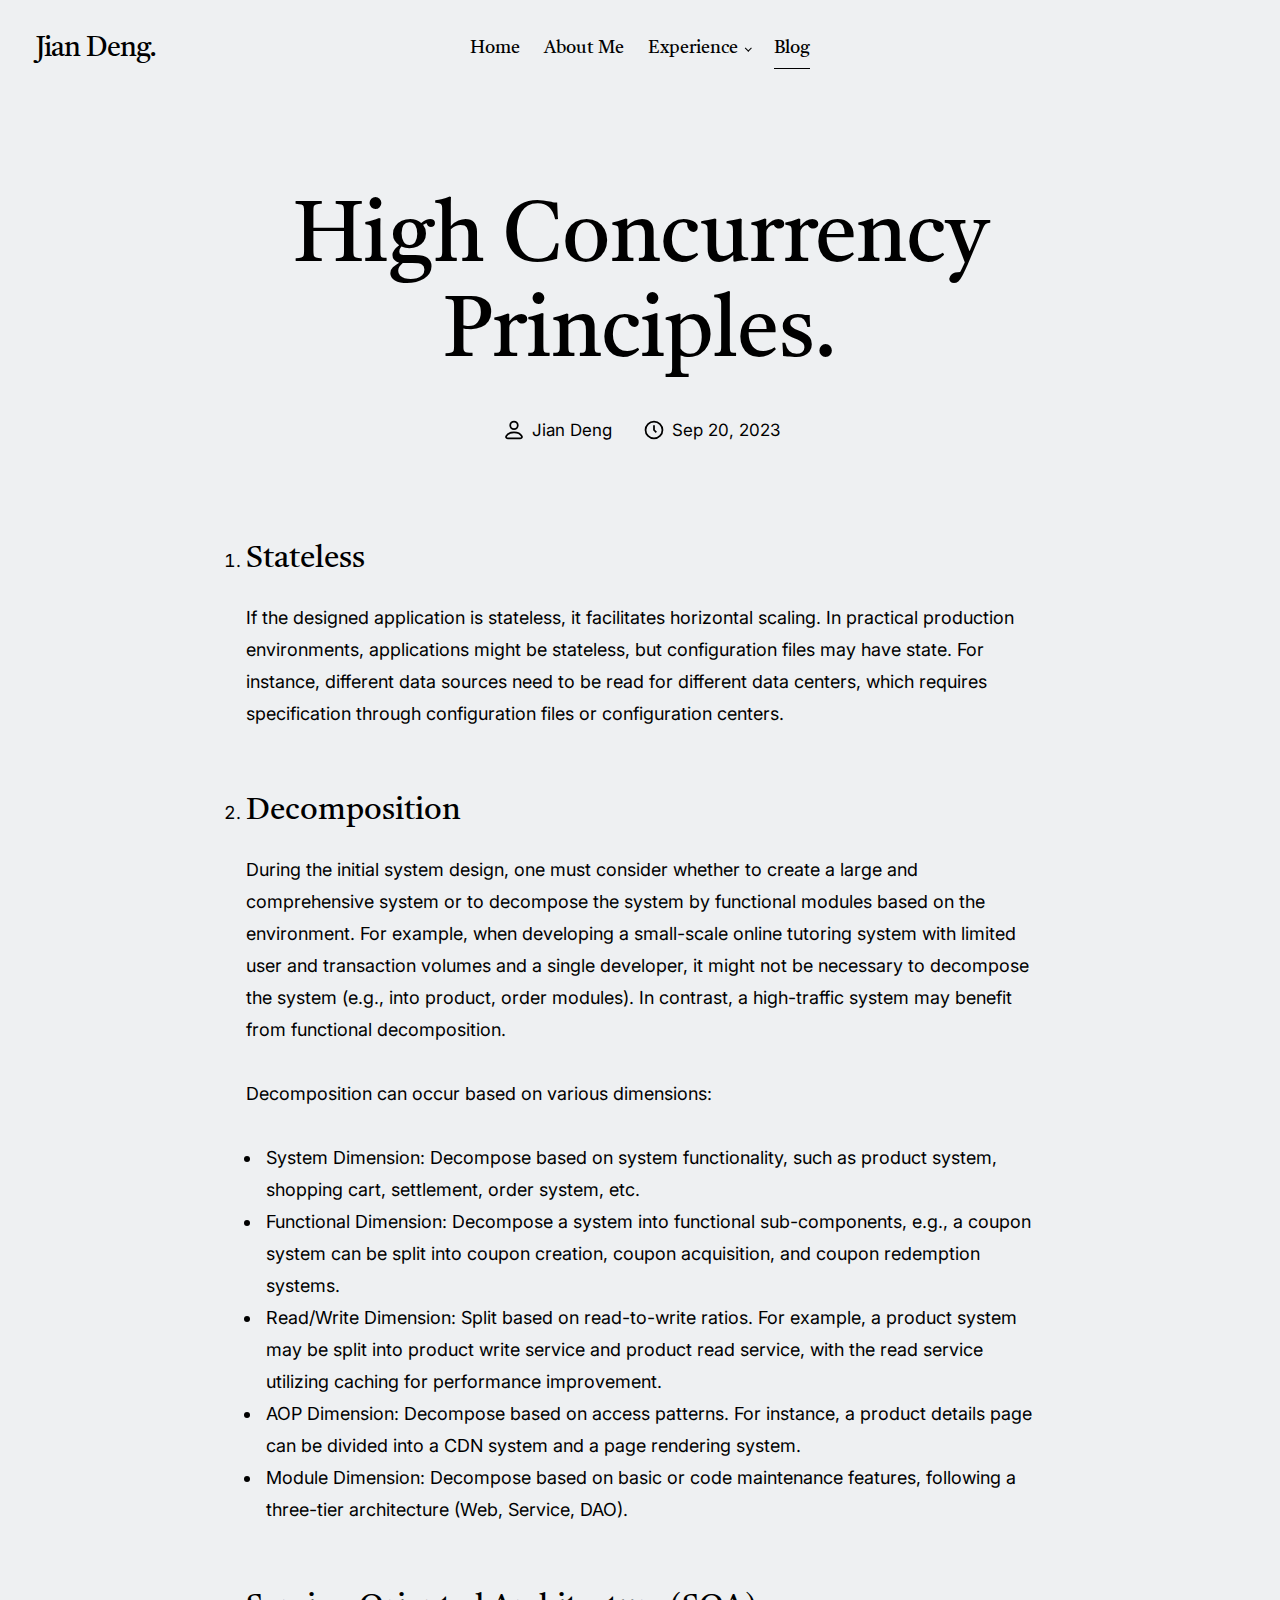
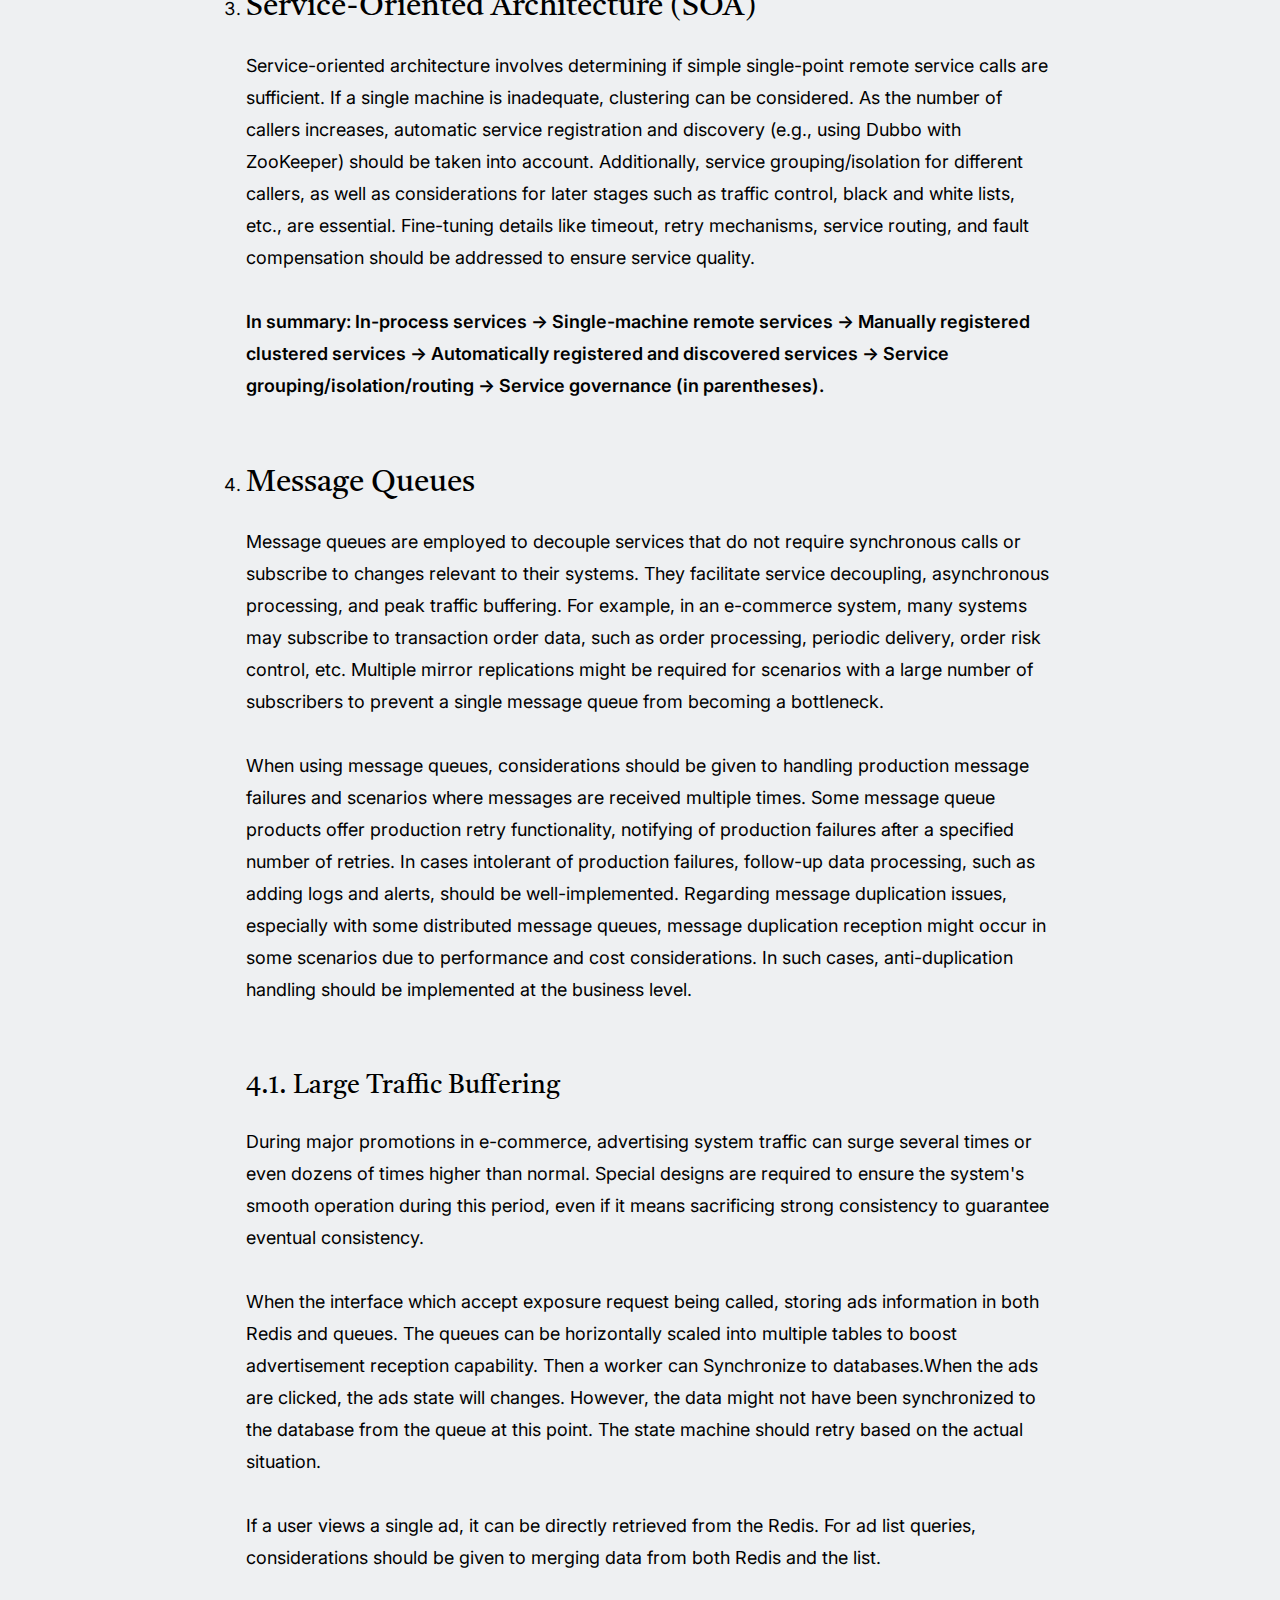
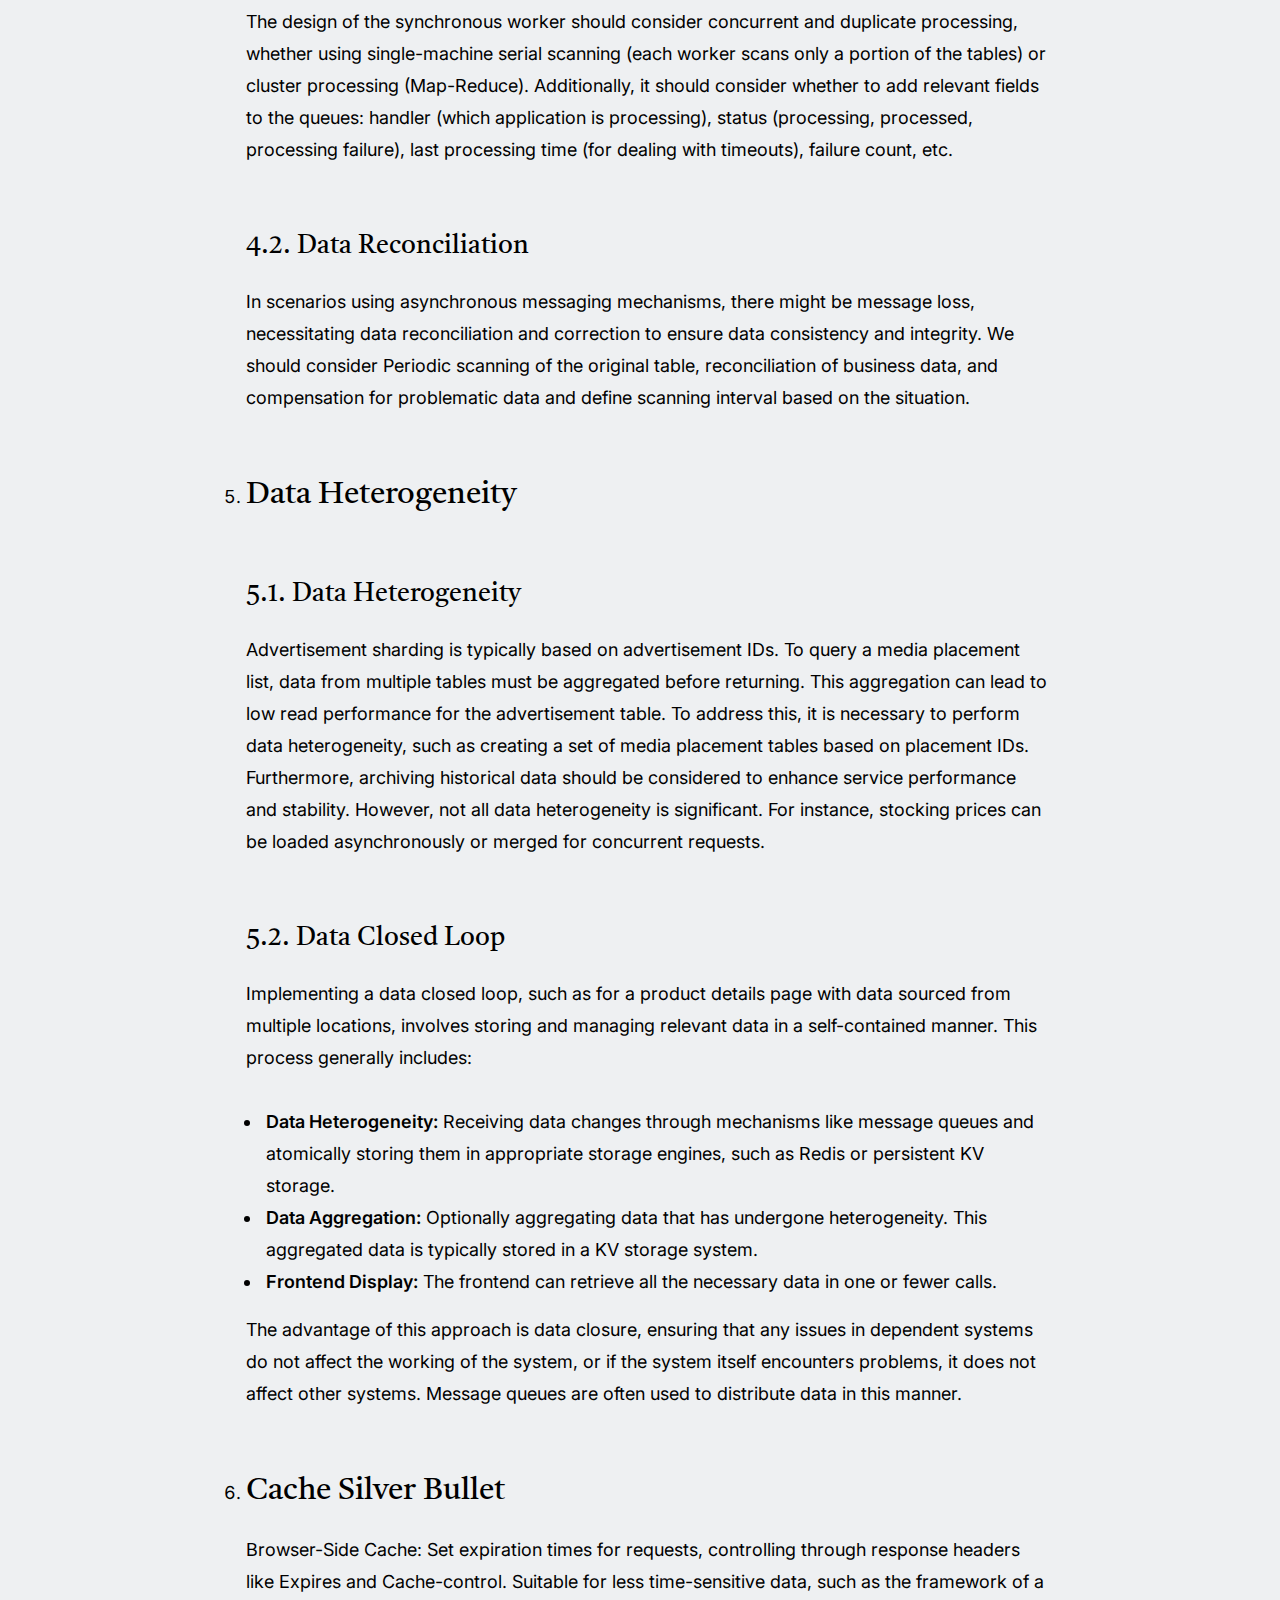
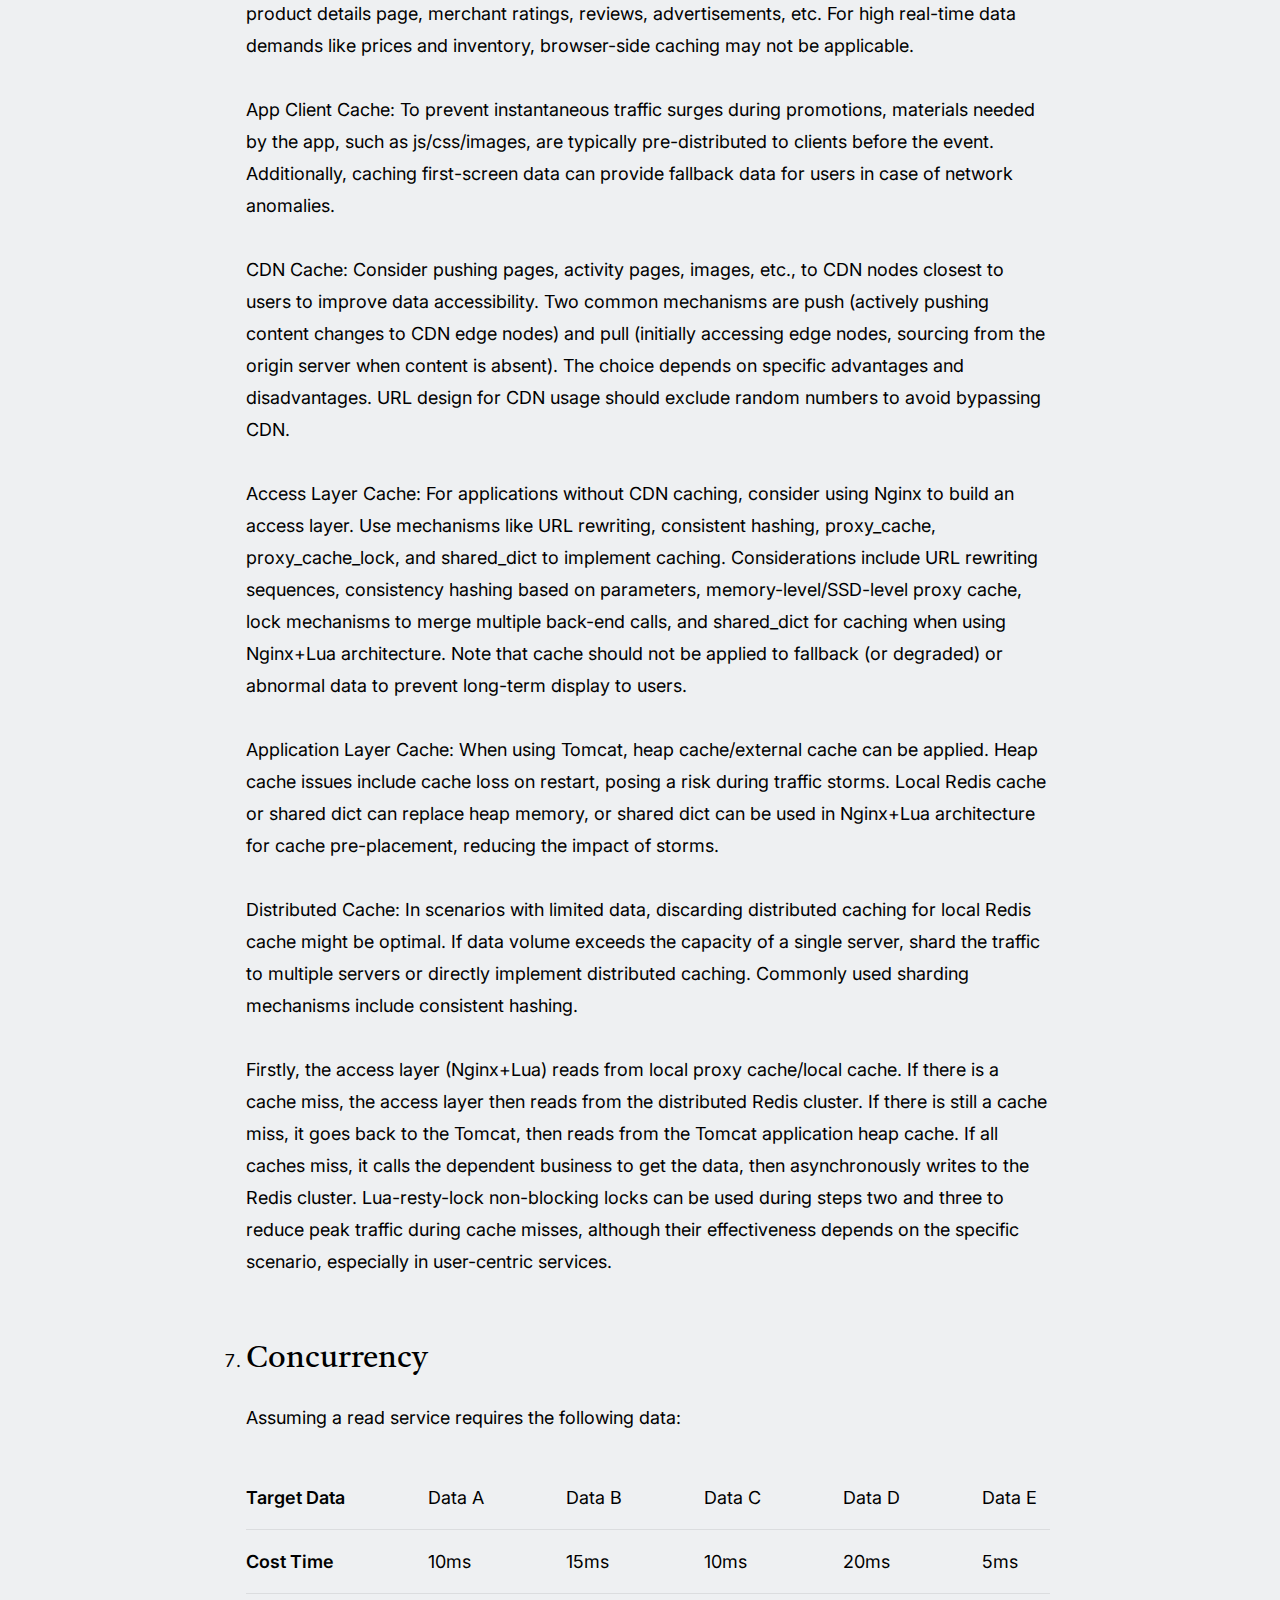
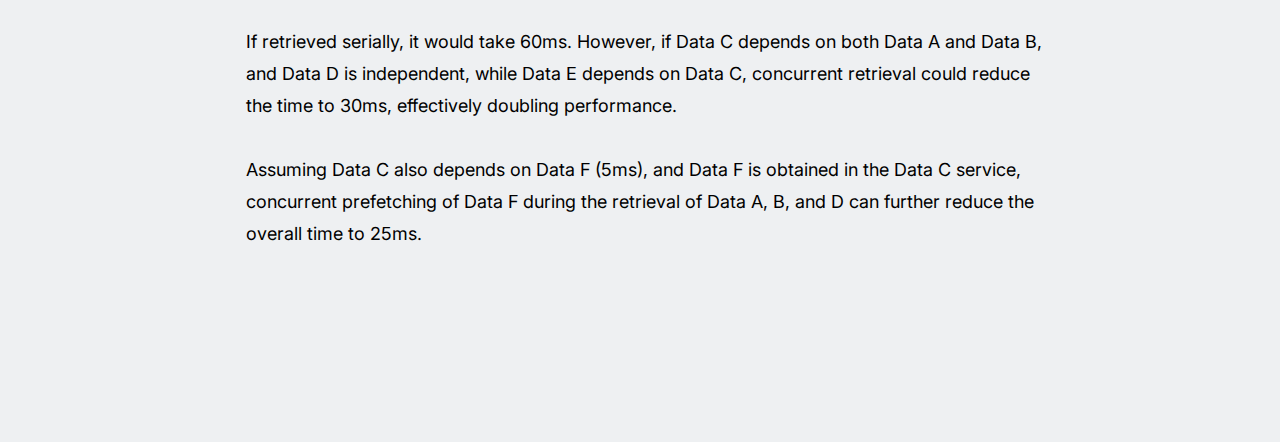
<file: B10000002.html>
<!DOCTYPE html>
<html lang="en" class="no-js" >
<head>

    <!--- basic page needs
    ================================================== -->
    <meta charset="utf-8">
    <meta name="viewport" content="width=device-width, initial-scale=1">
    <title>High Concurrency Principles - Jian Deng</title>

    <script>
        document.documentElement.classList.remove('no-js');
        document.documentElement.classList.add('js');
    </script>

    <!-- CSS
    ================================================== -->
    <link rel="stylesheet" href="css/vendor.css">
    <link rel="stylesheet" href="css/styles.css">

    <!-- favicons
    ================================================== -->
    <link rel="apple-touch-icon" sizes="180x180" href="apple-touch-icon.png">
    <link rel="icon" type="image/png" sizes="32x32" href="favicon-32x32.png">
    <link rel="icon" type="image/png" sizes="16x16" href="favicon-16x16.png">
    <link rel="manifest" href="site.webmanifest">

</head>

<body id="top">


<!-- preloader
================================================== -->
<div id="preloader">
    <div id="loader" class="dots-fade">
        <div></div>
        <div></div>
        <div></div>
    </div>
</div>


<!-- page wrap
================================================== -->
<div id="page" class="s-pagewrap">


    <!-- # site header
    ================================================== -->
    <header id="masthead" class="s-header">

        <div class="s-header__branding">
            <p class="site-title">
                <a href="index.html" rel="home">Jian Deng.</a>
            </p>
        </div>

        <div class="row s-header__navigation">

            <nav class="s-header__nav-wrap">

                <h3 class="s-header__nav-heading">Navigate to</h3>

                <ul class="s-header__nav">
                    <li ><a href="index.html" title="">Home</a></li>
                    <li >
                        <a href="introduction.html" title="" class="">About Me</a>
                    </li>
                    <li class="has-children">
                        <a title="" class="">Experience</a>
                        <ul class="sub-menu">
                            <li><a href="career.html">Career</a></li>
                            <li><a href="projects.html">Projects</a></li>
                            <li><a href="skills.html">Skills</a></li>
                        </ul>
                    </li>
                    <li class="current-menu-item">
                        <a href="blogList.html" title="" class="">Blog</a>
                    </li>
                </ul> <!-- end s-header__nav -->

            </nav> <!-- end s-header__nav-wrap -->

        </div> <!-- end s-header__navigation -->

        <a class="s-header__menu-toggle" href="#0"><span>Menu</span></a>

    </header> <!-- end s-header -->

    <div id="content" class="s-content s-content--blog">

        <div class="row entry-wrap">
            <div class="column lg-12">

                <article class="entry format-standard">

                    <header class="entry__header">

                        <h1 class="entry__title">
                            High Concurrency Principles.
                        </h1>

                        <div class="entry__meta">
                            <div class="entry__meta-author">
                                <svg width="24" height="24" fill="none" viewBox="0 0 24 24">
                                    <circle cx="12" cy="8" r="3.25" stroke="currentColor" stroke-linecap="round" stroke-linejoin="round" stroke-width="1.5"></circle>
                                    <path stroke="currentColor" stroke-linecap="round" stroke-linejoin="round" stroke-width="1.5" d="M6.8475 19.25H17.1525C18.2944 19.25 19.174 18.2681 18.6408 17.2584C17.8563 15.7731 16.068 14 12 14C7.93201 14 6.14367 15.7731 5.35924 17.2584C4.82597 18.2681 5.70558 19.25 6.8475 19.25Z"></path>
                                </svg>
                                <a href="#">Jian Deng</a>
                            </div>
                            <div class="entry__meta-date">
                                <svg width="24" height="24" fill="none" viewBox="0 0 24 24">
                                    <circle cx="12" cy="12" r="7.25" stroke="currentColor" stroke-width="1.5"></circle>
                                    <path stroke="currentColor" stroke-width="1.5" d="M12 8V12L14 14"></path>
                                </svg>
                                Sep 20, 2023
                            </div>
                        </div>
                    </header>

                    <div class="content-primary">

                        <div class="entry__content">
                            <!DOCTYPE html>
                            <html lang="en">
                            <head>
                                <meta charset="UTF-8">
                                <meta name="viewport" content="width=device-width, initial-scale=1.0">
                                <title>High Concurrency Principles</title>
                            </head>
                            <body>

                            <ol>
                                <li><h3>Stateless</h3></li>
                                <p>If the designed application is stateless, it facilitates horizontal scaling. In practical production environments, applications might be stateless, but configuration files may have state. For instance, different data sources need to be read for different data centers, which requires specification through configuration files or configuration centers.</p>

                                <li><h3>Decomposition</h3></li>
                                <p>During the initial system design, one must consider whether to create a large and comprehensive system or to decompose the system by functional modules based on the environment. For example, when developing a small-scale online tutoring system with limited user and transaction volumes and a single developer, it might not be necessary to decompose the system (e.g., into product, order modules). In contrast, a high-traffic system may benefit from functional decomposition.</p>

                                <p>Decomposition can occur based on various dimensions:</p>
                                <ul>
                                    <li>System Dimension: Decompose based on system functionality, such as product system, shopping cart, settlement, order system, etc.</li>
                                    <li>Functional Dimension: Decompose a system into functional sub-components, e.g., a coupon system can be split into coupon creation, coupon acquisition, and coupon redemption systems.</li>
                                    <li>Read/Write Dimension: Split based on read-to-write ratios. For example, a product system may be split into product write service and product read service, with the read service utilizing caching for performance improvement.</li>
                                    <li>AOP Dimension: Decompose based on access patterns. For instance, a product details page can be divided into a CDN system and a page rendering system.</li>
                                    <li>Module Dimension: Decompose based on basic or code maintenance features, following a three-tier architecture (Web, Service, DAO).</li>
                                </ul>

                                <li><h3>Service-Oriented Architecture (SOA)</h3></li>
                                <p>Service-oriented architecture involves determining if simple single-point remote service calls are sufficient. If a single machine is inadequate, clustering can be considered. As the number of callers increases, automatic service registration and discovery (e.g., using Dubbo with ZooKeeper) should be taken into account. Additionally, service grouping/isolation for different callers, as well as considerations for later stages such as traffic control, black and white lists, etc., are essential. Fine-tuning details like timeout, retry mechanisms, service routing, and fault compensation should be addressed to ensure service quality.</p>
                                <p><strong>In summary: In-process services → Single-machine remote services → Manually registered clustered services → Automatically registered and discovered services → Service grouping/isolation/routing → Service governance (in parentheses).</strong></p>

                                <li><h3>Message Queues</h3></li>
                                <p>Message queues are employed to decouple services that do not require synchronous calls or subscribe to changes relevant to their systems. They facilitate service decoupling, asynchronous processing, and peak traffic buffering. For example, in an e-commerce system, many systems may subscribe to transaction order data, such as order processing, periodic delivery, order risk control, etc. Multiple mirror replications might be required for scenarios with a large number of subscribers to prevent a single message queue from becoming a bottleneck.</p>

                                <p>When using message queues, considerations should be given to handling production message failures and scenarios where messages are received multiple times. Some message queue products offer production retry functionality, notifying of production failures after a specified number of retries. In cases intolerant of production failures, follow-up data processing, such as adding logs and alerts, should be well-implemented. Regarding message duplication issues, especially with some distributed message queues, message duplication reception might occur in some scenarios due to performance and cost considerations. In such cases, anti-duplication handling should be implemented at the business level.</p>

                                <h4>4.1. Large Traffic Buffering</h4>
                                <p>During major promotions in e-commerce, advertising system traffic can surge several times or even dozens of times higher than normal. Special designs are required to ensure the system's smooth operation during this period, even if it means sacrificing strong consistency to guarantee eventual consistency.</p>
                                <p>When the interface which accept exposure request being called, storing ads information in both Redis and queues. The queues can be horizontally scaled into multiple tables to boost advertisement reception capability. Then a worker can Synchronize to databases.When the ads are clicked, the ads state will changes. However, the data might not have been synchronized to the database from the queue at this point. The state machine should retry based on the actual situation.</p>
                                <p>If a user views a single ad, it can be directly retrieved from the Redis. For ad list queries, considerations should be given to merging data from both Redis and the list.</p>
                                <p>The design of the synchronous worker should consider concurrent and duplicate processing, whether using single-machine serial scanning (each worker scans only a portion of the tables) or cluster processing (Map-Reduce). Additionally, it should consider whether to add relevant fields to the queues: handler (which application is processing), status (processing, processed, processing failure), last processing time (for dealing with timeouts), failure count, etc.</p>

                                <h4>4.2. Data Reconciliation</h4>
                                <p>In scenarios using asynchronous messaging mechanisms, there might be message loss, necessitating data reconciliation and correction to ensure data consistency and integrity. We should consider Periodic scanning of the original table, reconciliation of business data, and compensation for problematic data and define scanning interval based on the situation.</p>

                                <li><h3>Data Heterogeneity</h3></li>
                                <h4>5.1. Data Heterogeneity</h4>
                                <p>Advertisement sharding is typically based on advertisement IDs. To query a media placement list, data from multiple tables must be aggregated before returning. This aggregation can lead to low read performance for the advertisement table. To address this, it is necessary to perform data heterogeneity, such as creating a set of media placement tables based on placement IDs. Furthermore, archiving historical data should be considered to enhance service performance and stability. However, not all data heterogeneity is significant. For instance, stocking prices can be loaded asynchronously or merged for concurrent requests.</p>

                                <h4>5.2. Data Closed Loop</h4>
                                <p>Implementing a data closed loop, such as for a product details page with data sourced from multiple locations, involves storing and managing relevant data in a self-contained manner. This process generally includes:</p>
                                <ul>
                                    <li><strong>Data Heterogeneity:</strong> Receiving data changes through mechanisms like message queues and atomically storing them in appropriate storage engines, such as Redis or persistent KV storage.</li>
                                    <li><strong>Data Aggregation:</strong> Optionally aggregating data that has undergone heterogeneity. This aggregated data is typically stored in a KV storage system.</li>
                                    <li><strong>Frontend Display:</strong> The frontend can retrieve all the necessary data in one or fewer calls.</li>
                                </ul>
                                <p>The advantage of this approach is data closure, ensuring that any issues in dependent systems do not affect the working of the system, or if the system itself encounters problems, it does not affect other systems. Message queues are often used to distribute data in this manner.</p>

                                <li><h3>Cache Silver Bullet</h3></li>

                                <p>Browser-Side Cache: Set expiration times for requests, controlling through response headers like Expires and Cache-control. Suitable for less time-sensitive data, such as the framework of a product details page, merchant ratings, reviews, advertisements, etc. For high real-time data demands like prices and inventory, browser-side caching may not be applicable.</p>

                                <p>App Client Cache: To prevent instantaneous traffic surges during promotions, materials needed by the app, such as js/css/images, are typically pre-distributed to clients before the event. Additionally, caching first-screen data can provide fallback data for users in case of network anomalies.</p>

                                <p>CDN Cache: Consider pushing pages, activity pages, images, etc., to CDN nodes closest to users to improve data accessibility. Two common mechanisms are push (actively pushing content changes to CDN edge nodes) and pull (initially accessing edge nodes, sourcing from the origin server when content is absent). The choice depends on specific advantages and disadvantages. URL design for CDN usage should exclude random numbers to avoid bypassing CDN.</p>

                                <p>Access Layer Cache: For applications without CDN caching, consider using Nginx to build an access layer. Use mechanisms like URL rewriting, consistent hashing, proxy_cache, proxy_cache_lock, and shared_dict to implement caching. Considerations include URL rewriting sequences, consistency hashing based on parameters, memory-level/SSD-level proxy cache, lock mechanisms to merge multiple back-end calls, and shared_dict for caching when using Nginx+Lua architecture. Note that cache should not be applied to fallback (or degraded) or abnormal data to prevent long-term display to users.</p>

                                <p>Application Layer Cache: When using Tomcat, heap cache/external cache can be applied. Heap cache issues include cache loss on restart, posing a risk during traffic storms. Local Redis cache or shared dict can replace heap memory, or shared dict can be used in Nginx+Lua architecture for cache pre-placement, reducing the impact of storms.</p>

                                <p>Distributed Cache: In scenarios with limited data, discarding distributed caching for local Redis cache might be optimal. If data volume exceeds the capacity of a single server, shard the traffic to multiple servers or directly implement distributed caching. Commonly used sharding mechanisms include consistent hashing.</p>

                                <p>Firstly, the access layer (Nginx+Lua) reads from local proxy cache/local cache. If there is a cache miss, the access layer then reads from the distributed Redis cluster. If there is still a cache miss, it goes back to the Tomcat, then reads from the Tomcat application heap cache. If all caches miss, it calls the dependent business to get the data, then asynchronously writes to the Redis cluster. Lua-resty-lock non-blocking locks can be used during steps two and three to reduce peak traffic during cache misses, although their effectiveness depends on the specific scenario, especially in user-centric services.</p>

                                <li><h3>Concurrency</h3></li>
                                <p>Assuming a read service requires the following data:</p>

                                <div class="table-responsive">

                                    <table>
                                        <tbody>
                                        <tr>
                                            <td><strong>Target Data</strong></td>
                                            <td>Data A</td>
                                            <td>Data B</td>
                                            <td>Data C</td>
                                            <td>Data D</td>
                                            <td>Data E</td>
                                        </tr>
                                        <tr>
                                            <td><strong>Cost Time</strong></td>
                                            <td>10ms</td>
                                            <td>15ms</td>
                                            <td>10ms</td>
                                            <td>20ms</td>
                                            <td>5ms</td>
                                        </tr>
                                        </tbody>
                                    </table>

                                </div>

                                <p>If retrieved serially, it would take 60ms. However, if Data C depends on both Data A and Data B, and Data D is independent, while Data E depends on Data C, concurrent retrieval could reduce the time to 30ms, effectively doubling performance.</p>

                                <p>Assuming Data C also depends on Data F (5ms), and Data F is obtained in the Data C service, concurrent prefetching of Data F during the retrieval of Data A, B, and D can further reduce the overall time to 25ms.</p>

                            </ol>

                            </body>
                            </html>

                        </div>
                    </div>

                </article> <!-- end entry -->

            </div>
        </div> <!-- end entry-wrap -->
    </div> <!-- end s-content -->


    <!-- Java Script
    ================================================== -->
    <script src="js/plugins.js"></script>
    <script src="js/main.js"></script>
</div>
</body>
</html>
</file>
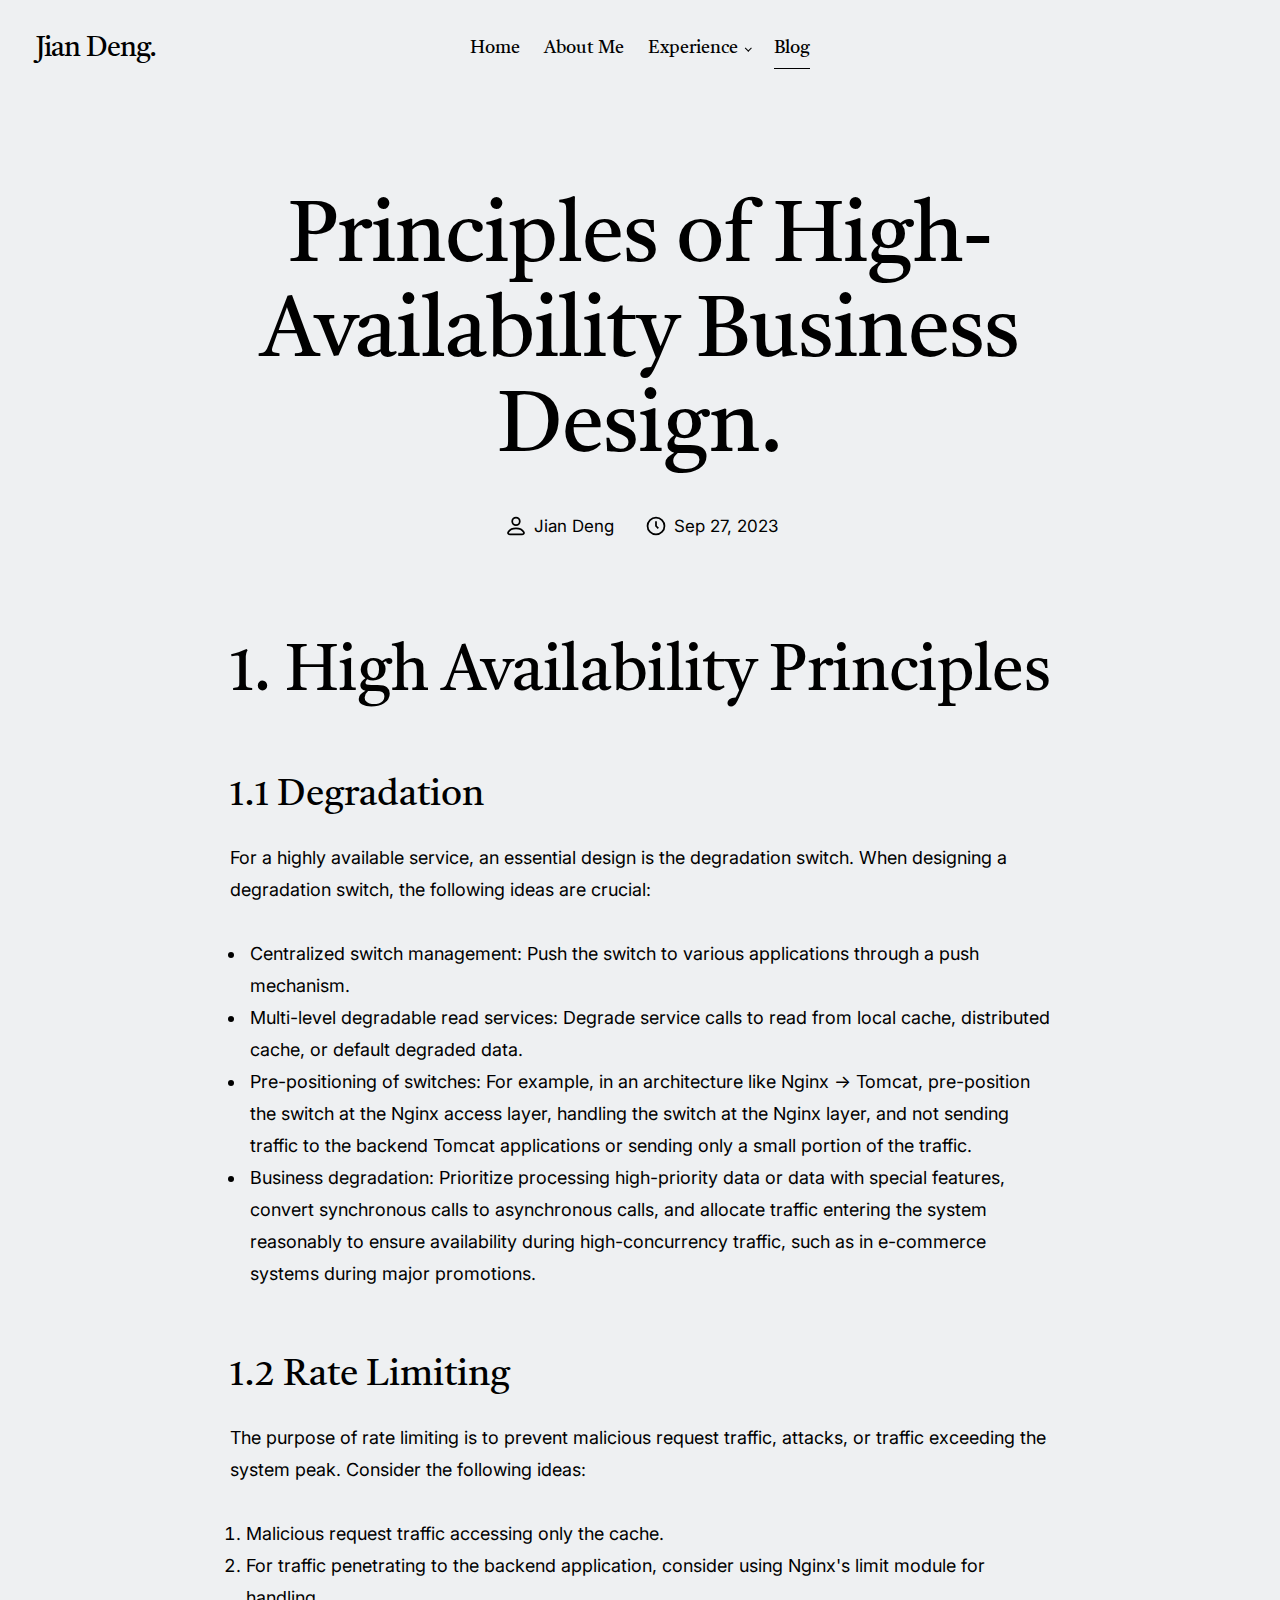
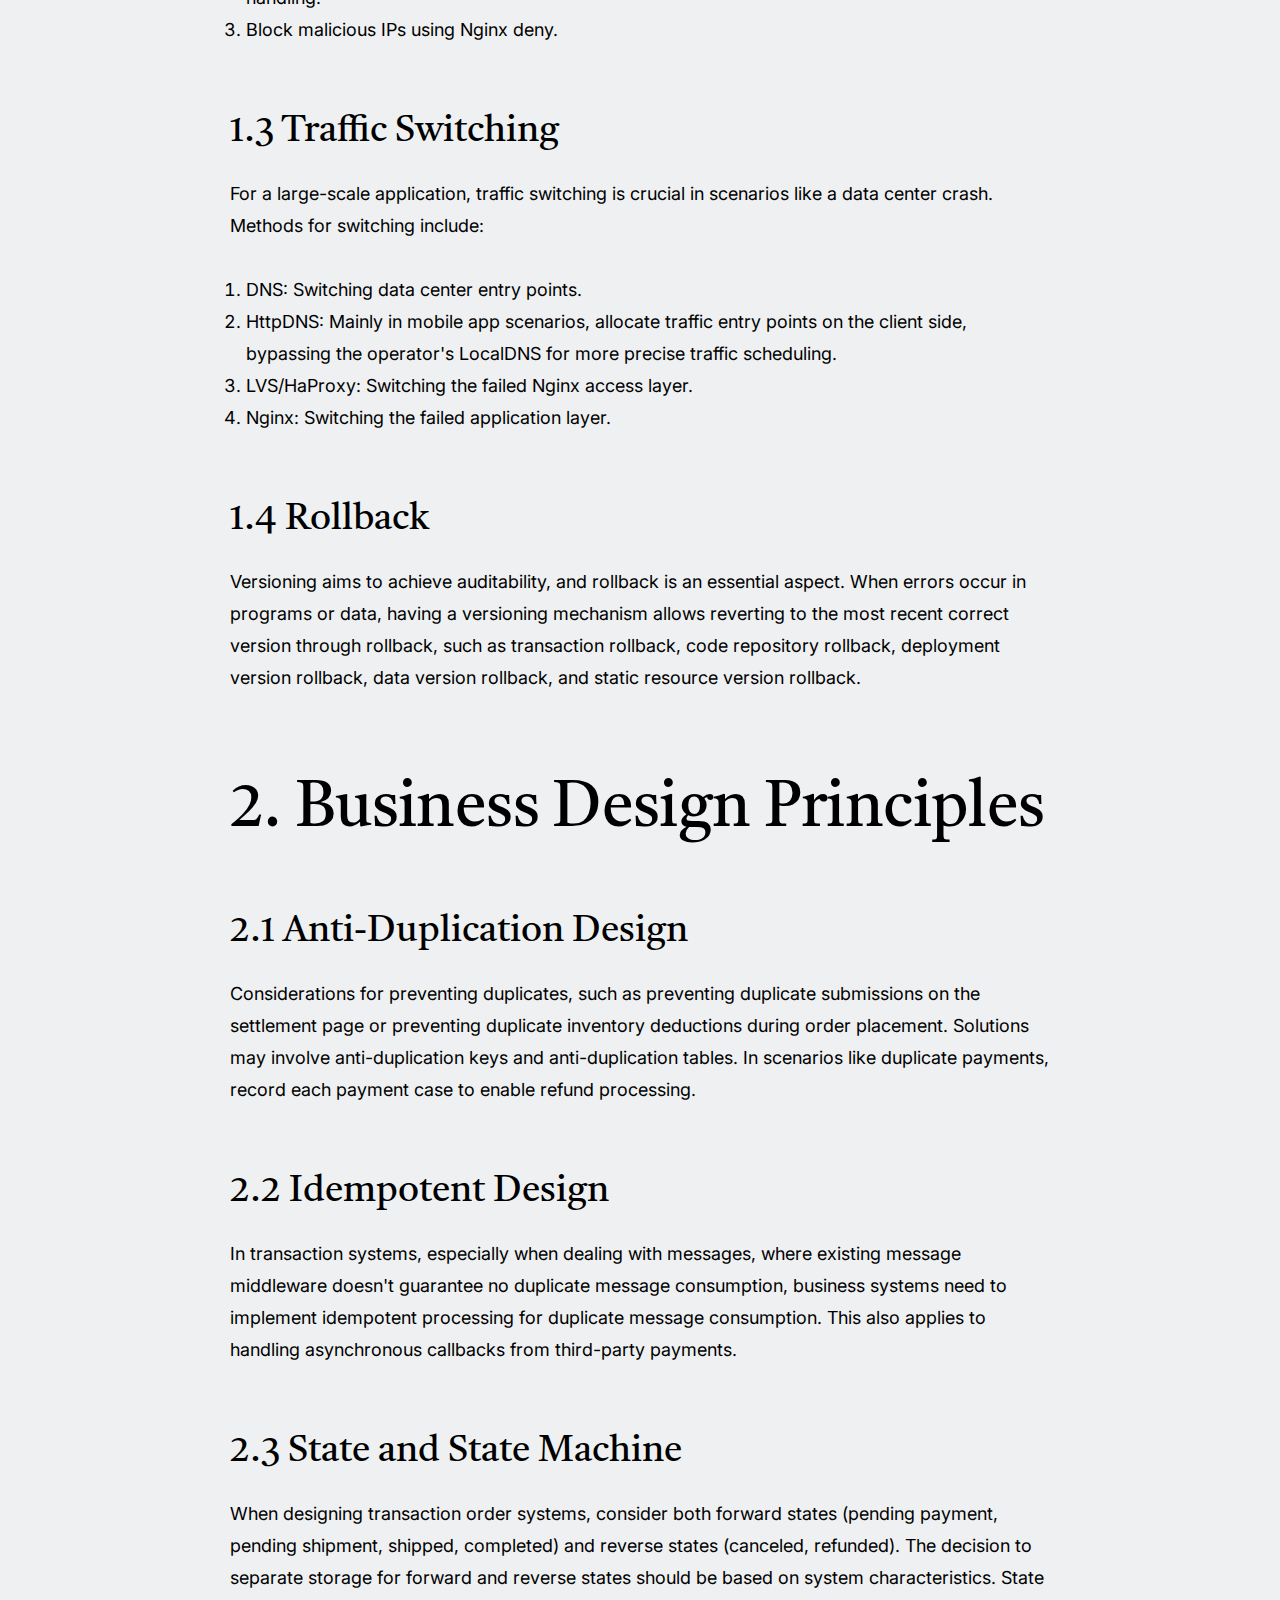
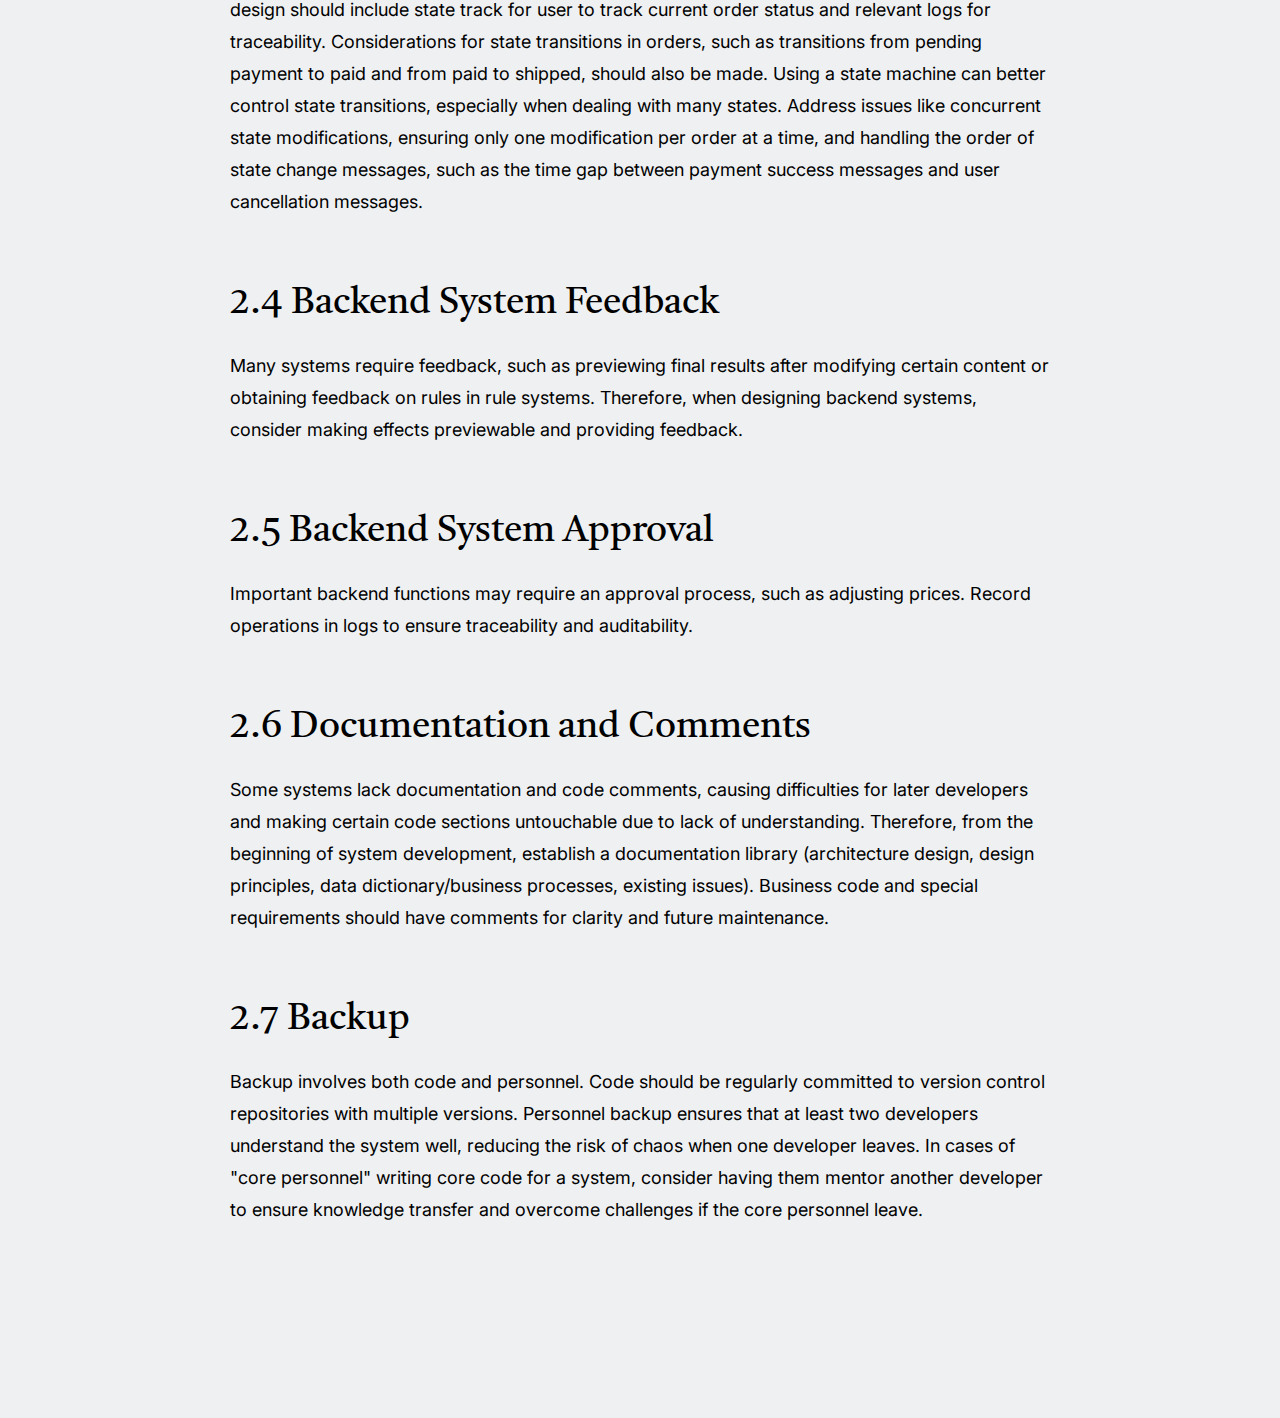
<file: B10000003.html>
<!DOCTYPE html>
<html lang="en" class="no-js" >
<head>

    <!--- basic page needs
    ================================================== -->
    <meta charset="utf-8">
    <meta name="viewport" content="width=device-width, initial-scale=1">
    <title>Principles of High-Availability Business Design - Jian Deng</title>

    <script>
        document.documentElement.classList.remove('no-js');
        document.documentElement.classList.add('js');
    </script>

    <!-- CSS
    ================================================== -->
    <link rel="stylesheet" href="css/vendor.css">
    <link rel="stylesheet" href="css/styles.css">

    <!-- favicons
    ================================================== -->
    <link rel="apple-touch-icon" sizes="180x180" href="apple-touch-icon.png">
    <link rel="icon" type="image/png" sizes="32x32" href="favicon-32x32.png">
    <link rel="icon" type="image/png" sizes="16x16" href="favicon-16x16.png">
    <link rel="manifest" href="site.webmanifest">

</head>

<body id="top">


<!-- preloader
================================================== -->
<div id="preloader">
    <div id="loader" class="dots-fade">
        <div></div>
        <div></div>
        <div></div>
    </div>
</div>


<!-- page wrap
================================================== -->
<div id="page" class="s-pagewrap">


    <!-- # site header
    ================================================== -->
    <header id="masthead" class="s-header">

        <div class="s-header__branding">
            <p class="site-title">
                <a href="index.html" rel="home">Jian Deng.</a>
            </p>
        </div>

        <div class="row s-header__navigation">

            <nav class="s-header__nav-wrap">

                <h3 class="s-header__nav-heading">Navigate to</h3>

                <ul class="s-header__nav">
                    <li ><a href="index.html" title="">Home</a></li>
                    <li >
                        <a href="introduction.html" title="" class="">About Me</a>
                    </li>
                    <li class="has-children">
                        <a title="" class="">Experience</a>
                        <ul class="sub-menu">
                            <li><a href="career.html">Career</a></li>
                            <li><a href="projects.html">Projects</a></li>
                            <li><a href="skills.html">Skills</a></li>
                        </ul>
                    </li>
                    <li class="current-menu-item">
                        <a href="blogList.html" title="" class="">Blog</a>
                    </li>
                </ul> <!-- end s-header__nav -->

            </nav> <!-- end s-header__nav-wrap -->

        </div> <!-- end s-header__navigation -->

        <a class="s-header__menu-toggle" href="#0"><span>Menu</span></a>

    </header> <!-- end s-header -->

    <div id="content" class="s-content s-content--blog">

        <div class="row entry-wrap">
            <div class="column lg-12">

                <article class="entry format-standard">

                    <header class="entry__header">

                        <h1 class="entry__title">
                            Principles of High-Availability Business Design.
                        </h1>

                        <div class="entry__meta">
                            <div class="entry__meta-author">
                                <svg width="24" height="24" fill="none" viewBox="0 0 24 24">
                                    <circle cx="12" cy="8" r="3.25" stroke="currentColor" stroke-linecap="round" stroke-linejoin="round" stroke-width="1.5"></circle>
                                    <path stroke="currentColor" stroke-linecap="round" stroke-linejoin="round" stroke-width="1.5" d="M6.8475 19.25H17.1525C18.2944 19.25 19.174 18.2681 18.6408 17.2584C17.8563 15.7731 16.068 14 12 14C7.93201 14 6.14367 15.7731 5.35924 17.2584C4.82597 18.2681 5.70558 19.25 6.8475 19.25Z"></path>
                                </svg>
                                <a href="#">Jian Deng</a>
                            </div>
                            <div class="entry__meta-date">
                                <svg width="24" height="24" fill="none" viewBox="0 0 24 24">
                                    <circle cx="12" cy="12" r="7.25" stroke="currentColor" stroke-width="1.5"></circle>
                                    <path stroke="currentColor" stroke-width="1.5" d="M12 8V12L14 14"></path>
                                </svg>
                                Sep 27, 2023
                            </div>
                        </div>
                    </header>

                    <div class="content-primary">

                        <div class="entry__content">
                            <!DOCTYPE html>
                            <html lang="en">
                            <head>
                                <meta charset="UTF-8">
                                <meta name="viewport" content="width=device-width, initial-scale=1.0">
                                <title>Principles of High-Availability Business Design</title>
                            </head>
                            <body>
                                <h1>1. High Availability Principles</h1>

                                <h2>1.1 Degradation</h2>
                                <p>For a highly available service, an essential design is the degradation switch. When designing a degradation switch, the following ideas are crucial:</p>
                                <ul>
                                    <li>Centralized switch management: Push the switch to various applications through a push mechanism.</li>
                                    <li>Multi-level degradable read services: Degrade service calls to read from local cache, distributed cache, or default degraded data.</li>
                                    <li>Pre-positioning of switches: For example, in an architecture like Nginx → Tomcat, pre-position the switch at the Nginx access layer, handling the switch at the Nginx layer, and not sending traffic to the backend Tomcat applications or sending only a small portion of the traffic.</li>
                                    <li>Business degradation: Prioritize processing high-priority data or data with special features, convert synchronous calls to asynchronous calls, and allocate traffic entering the system reasonably to ensure availability during high-concurrency traffic, such as in e-commerce systems during major promotions.</li>
                                </ul>

                                <h2>1.2 Rate Limiting</h2>
                                <p>The purpose of rate limiting is to prevent malicious request traffic, attacks, or traffic exceeding the system peak. Consider the following ideas:</p>
                                <ol>
                                    <li>Malicious request traffic accessing only the cache.</li>
                                    <li>For traffic penetrating to the backend application, consider using Nginx's limit module for handling.</li>
                                    <li>Block malicious IPs using Nginx deny.</li>
                                </ol>

                                <h2>1.3 Traffic Switching</h2>
                                <p>For a large-scale application, traffic switching is crucial in scenarios like a data center crash. Methods for switching include:</p>
                                <ol>
                                    <li>DNS: Switching data center entry points.</li>
                                    <li>HttpDNS: Mainly in mobile app scenarios, allocate traffic entry points on the client side, bypassing the operator's LocalDNS for more precise traffic scheduling.</li>
                                    <li>LVS/HaProxy: Switching the failed Nginx access layer.</li>
                                    <li>Nginx: Switching the failed application layer.</li>
                                </ol>

                                <h2>1.4 Rollback</h2>
                                <p>Versioning aims to achieve auditability, and rollback is an essential aspect. When errors occur in programs or data, having a versioning mechanism allows reverting to the most recent correct version through rollback, such as transaction rollback, code repository rollback, deployment version rollback, data version rollback, and static resource version rollback.</p>

                                <h1>2. Business Design Principles</h1>

                                <h2>2.1 Anti-Duplication Design</h2>
                                <p>Considerations for preventing duplicates, such as preventing duplicate submissions on the settlement page or preventing duplicate inventory deductions during order placement. Solutions may involve anti-duplication keys and anti-duplication tables. In scenarios like duplicate payments, record each payment case to enable refund processing.</p>

                                <h2>2.2 Idempotent Design</h2>
                                <p>In transaction systems, especially when dealing with messages, where existing message middleware doesn't guarantee no duplicate message consumption, business systems need to implement idempotent processing for duplicate message consumption. This also applies to handling asynchronous callbacks from third-party payments.</p>

                                <h2>2.3 State and State Machine</h2>
                                <p>When designing transaction order systems, consider both forward states (pending payment, pending shipment, shipped, completed) and reverse states (canceled, refunded). The decision to separate storage for forward and reverse states should be based on system characteristics. State design should include state track for user to track current order status and relevant logs for traceability. Considerations for state transitions in orders, such as transitions from pending payment to paid and from paid to shipped, should also be made. Using a state machine can better control state transitions, especially when dealing with many states. Address issues like concurrent state modifications, ensuring only one modification per order at a time, and handling the order of state change messages, such as the time gap between payment success messages and user cancellation messages.</p>

                                <h2>2.4 Backend System Feedback</h2>
                                <p>Many systems require feedback, such as previewing final results after modifying certain content or obtaining feedback on rules in rule systems. Therefore, when designing backend systems, consider making effects previewable and providing feedback.</p>

                                <h2>2.5 Backend System Approval</h2>
                                <p>Important backend functions may require an approval process, such as adjusting prices. Record operations in logs to ensure traceability and auditability.</p>

                                <h2>2.6 Documentation and Comments</h2>
                                <p>Some systems lack documentation and code comments, causing difficulties for later developers and making certain code sections untouchable due to lack of understanding. Therefore, from the beginning of system development, establish a documentation library (architecture design, design principles, data dictionary/business processes, existing issues). Business code and special requirements should have comments for clarity and future maintenance.</p>

                                <h2>2.7 Backup</h2>
                                <p>Backup involves both code and personnel. Code should be regularly committed to version control repositories with multiple versions. Personnel backup ensures that at least two developers understand the system well, reducing the risk of chaos when one developer leaves. In cases of "core personnel" writing core code for a system, consider having them mentor another developer to ensure knowledge transfer and overcome challenges if the core personnel leave.</p>


                            </body>
                            </html>

                        </div>
                    </div>

                </article> <!-- end entry -->

            </div>
        </div> <!-- end entry-wrap -->
    </div> <!-- end s-content -->


    <!-- Java Script
    ================================================== -->
    <script src="js/plugins.js"></script>
    <script src="js/main.js"></script>
</div>
</body>
</html>
</file>
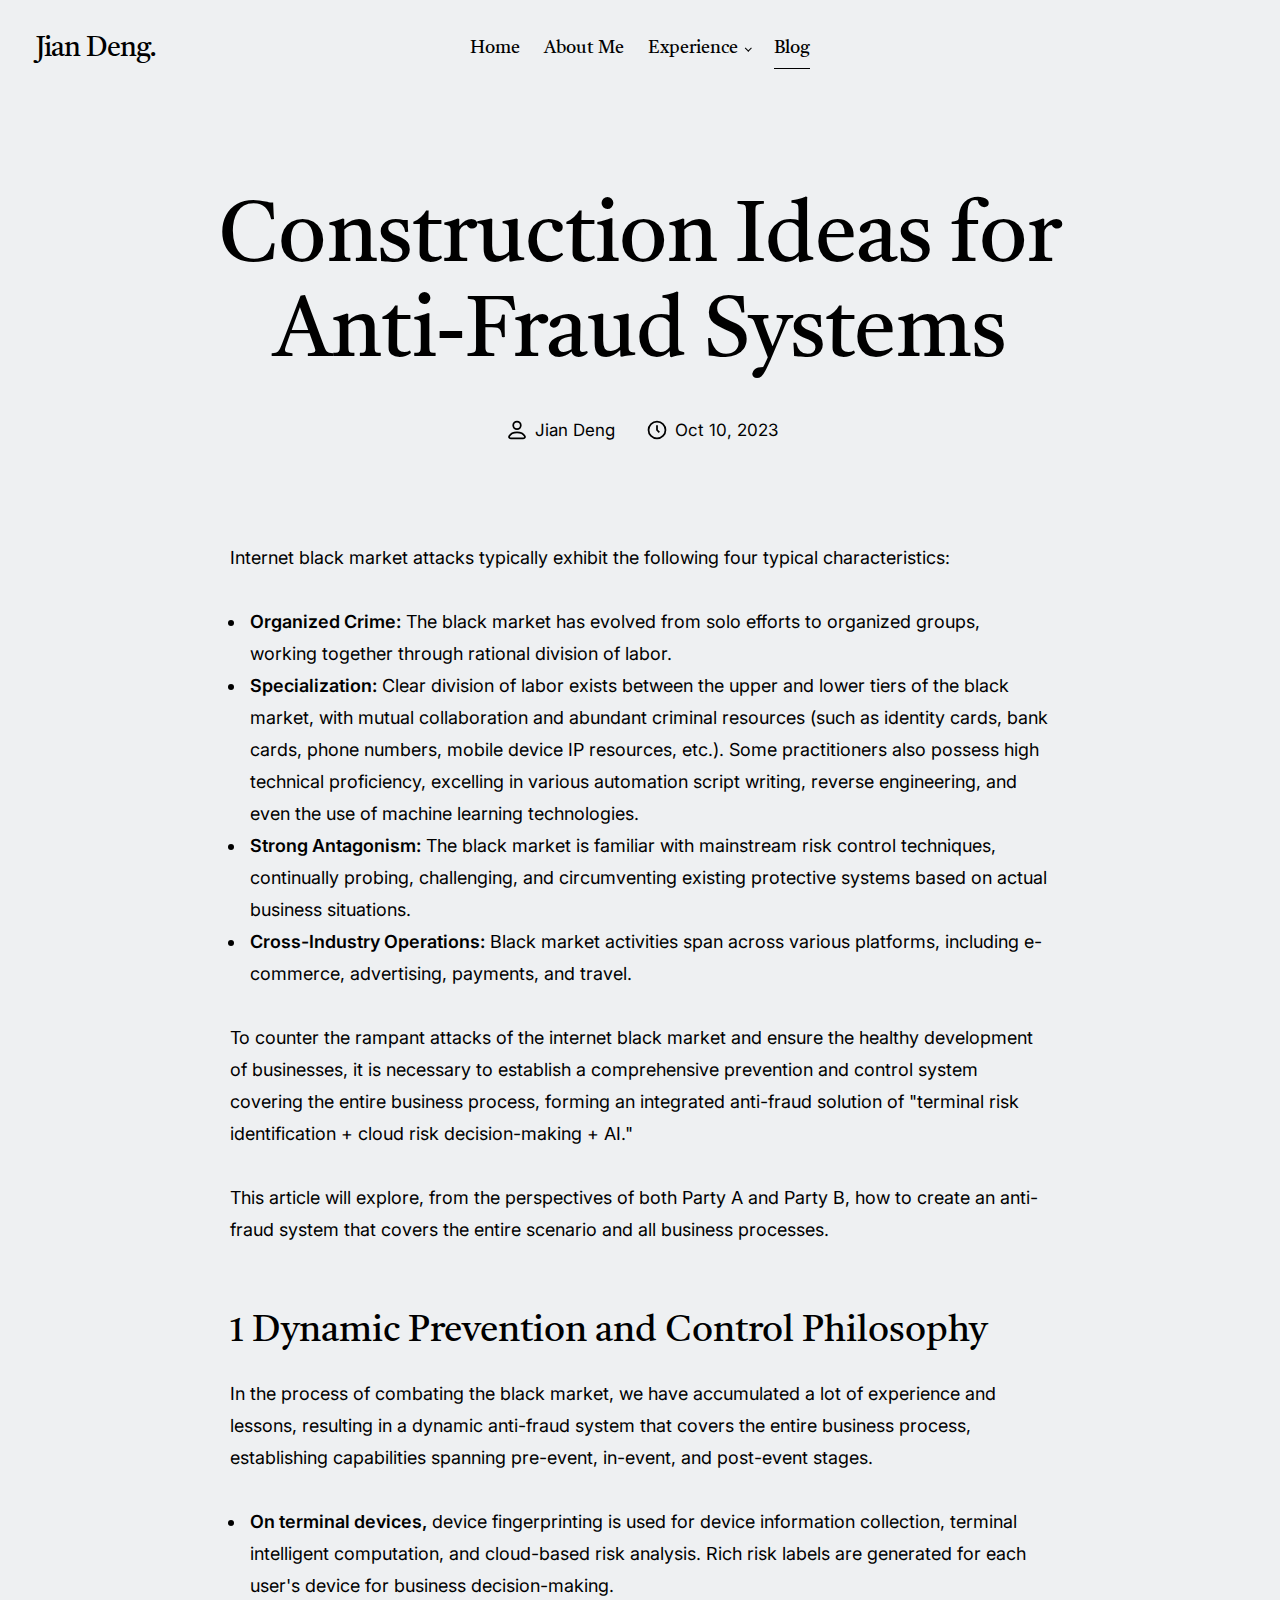
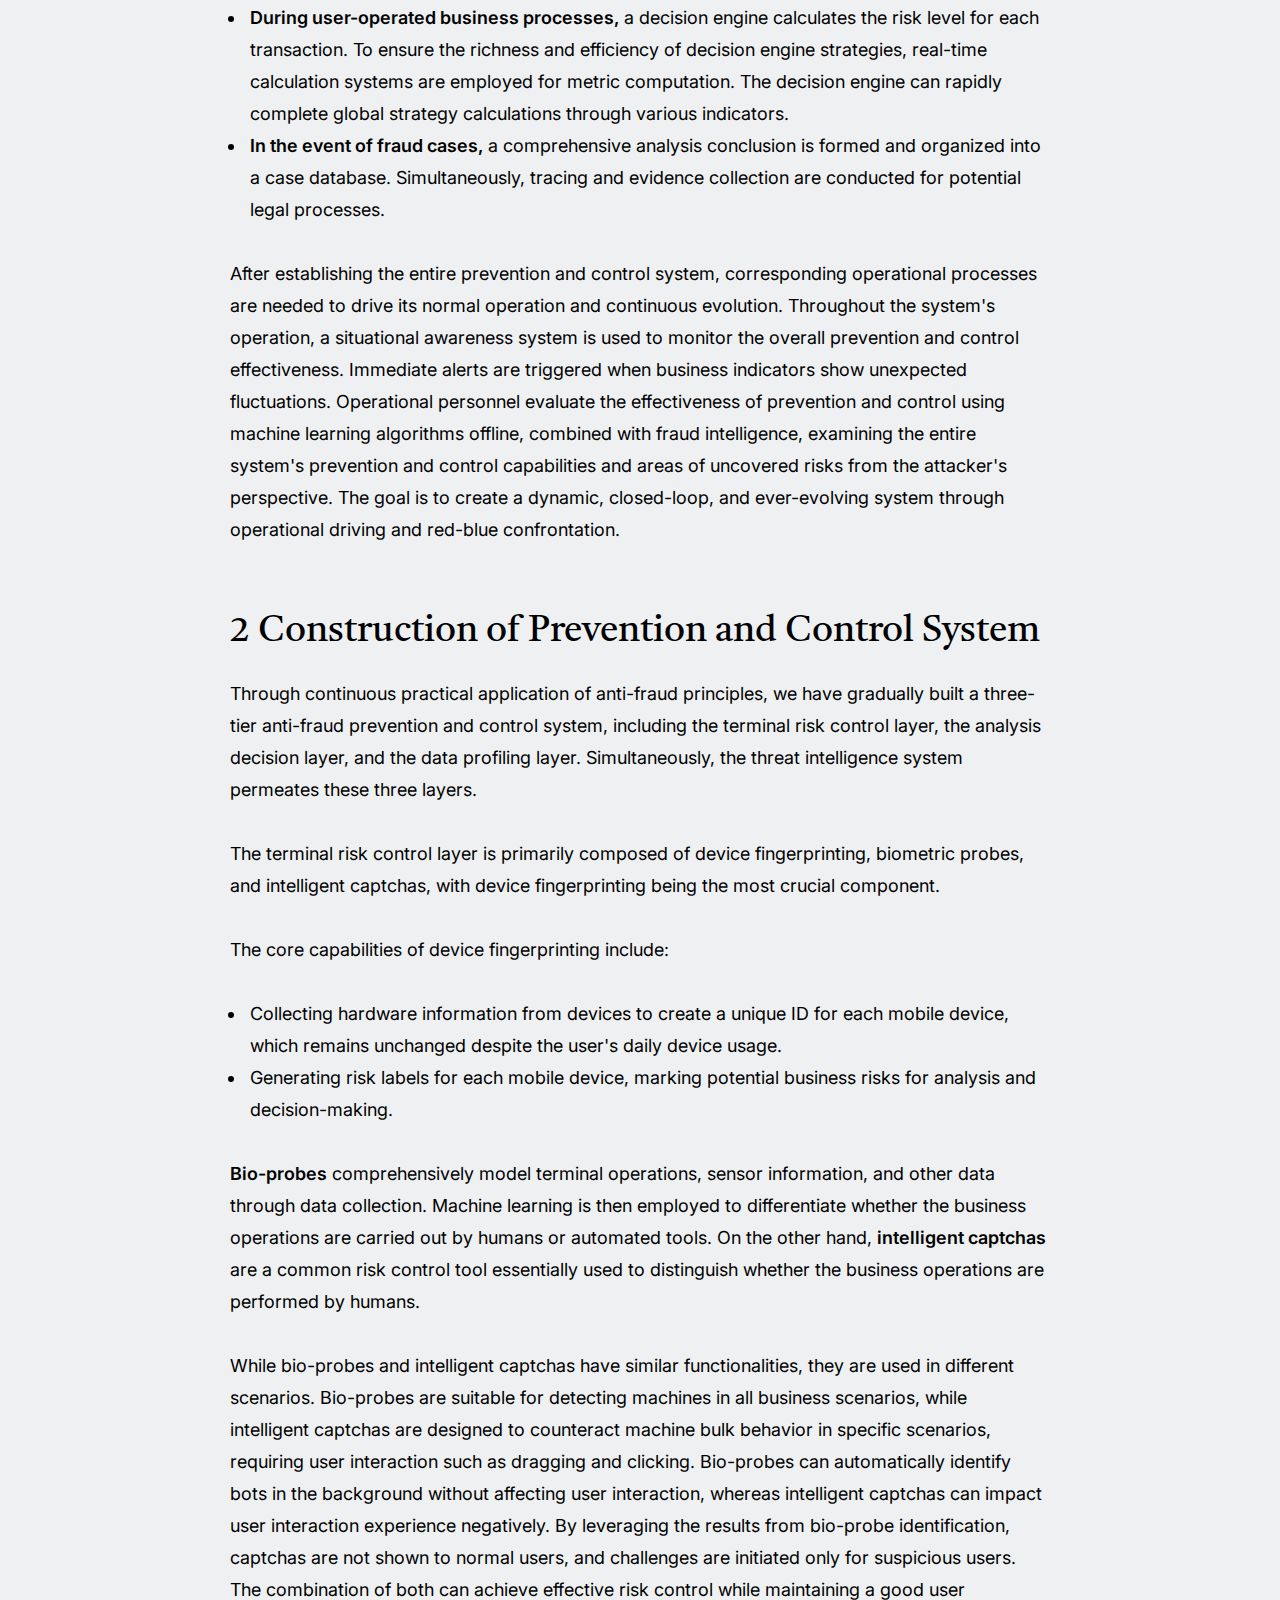
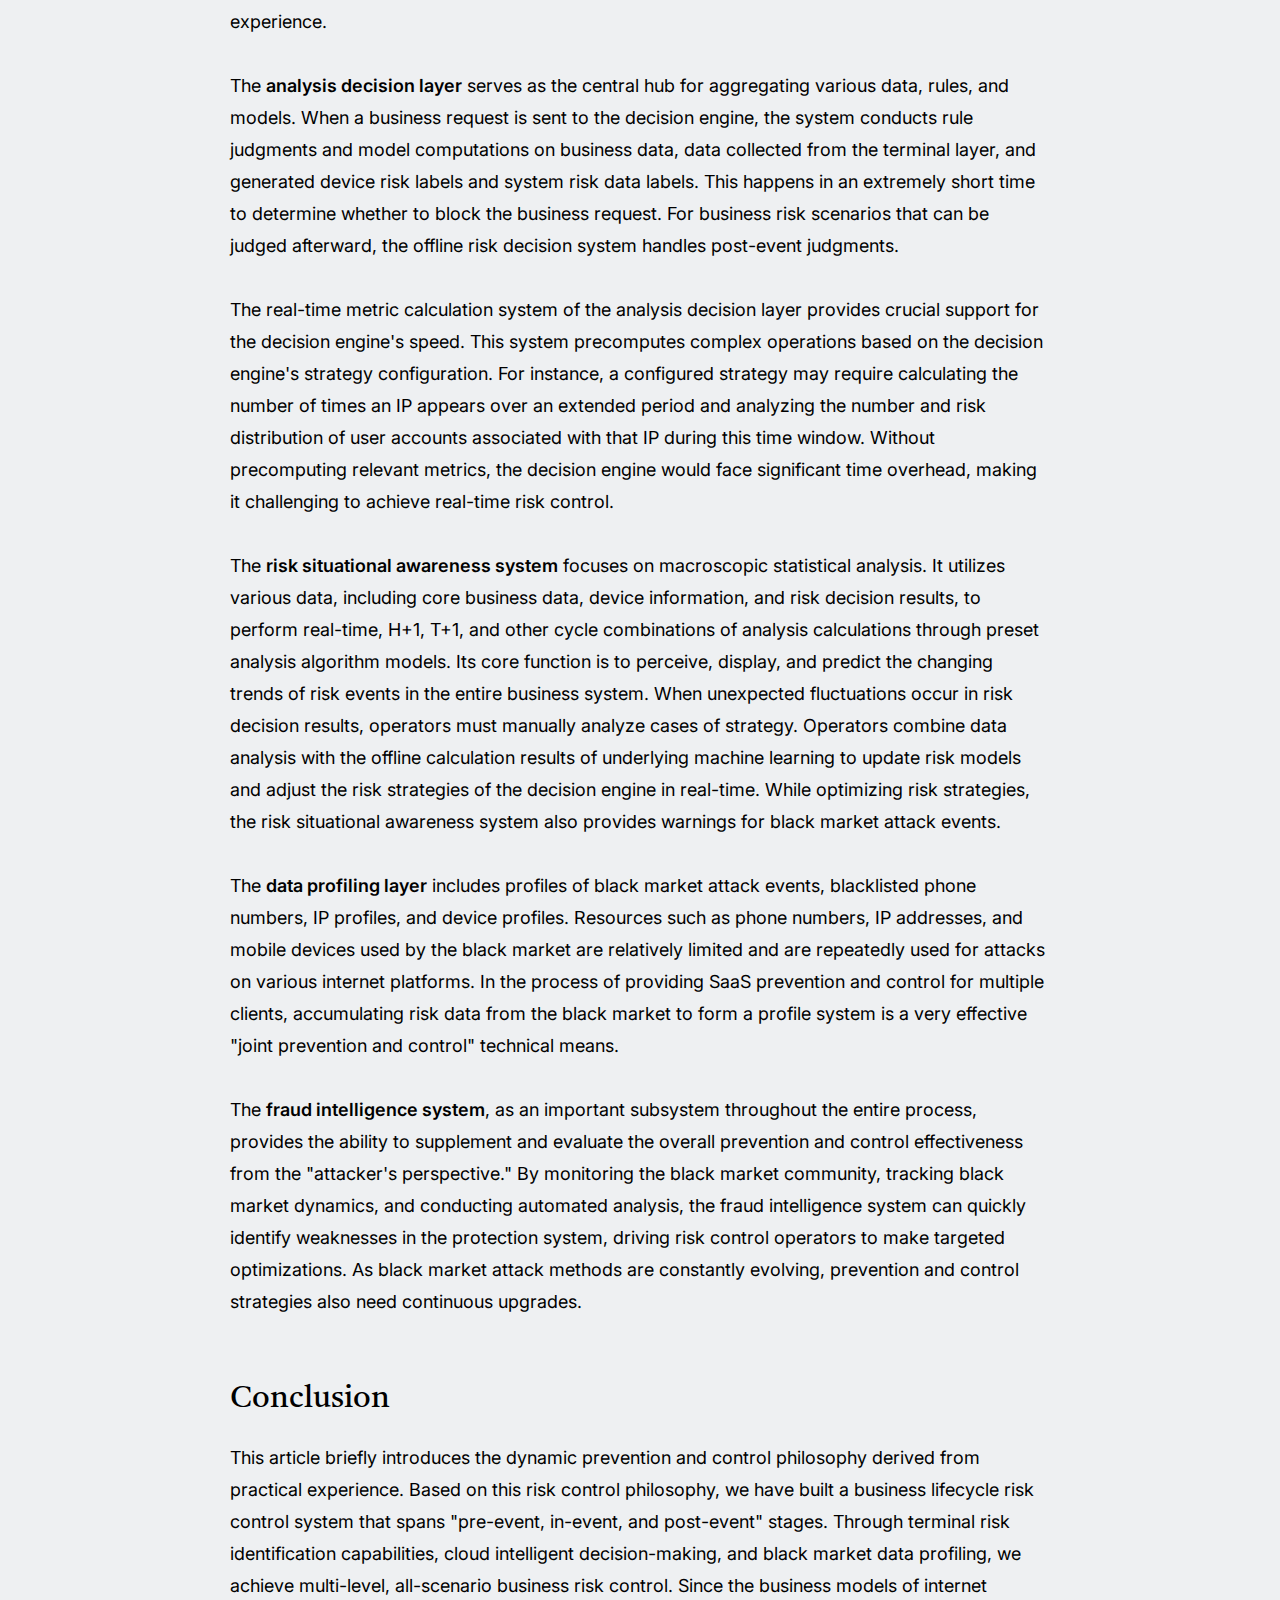
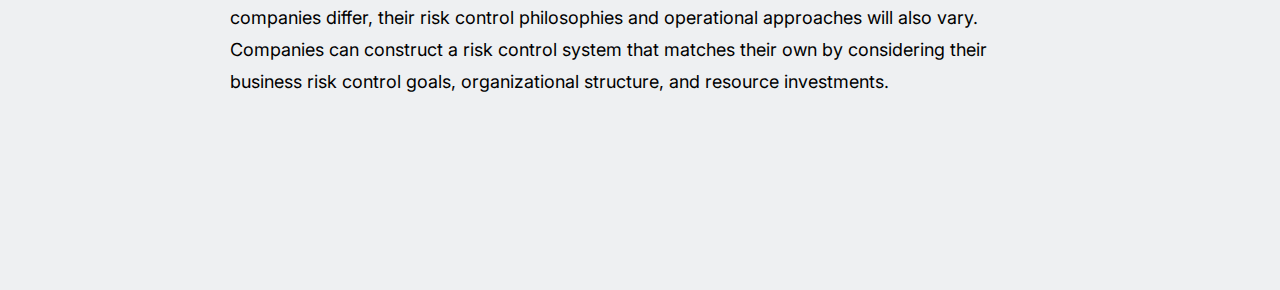
<file: B10000004.html>
<!DOCTYPE html>
<html lang="en" class="no-js" >
<head>

    <!--- basic page needs
    ================================================== -->
    <meta charset="utf-8">
    <meta name="viewport" content="width=device-width, initial-scale=1">
    <title>Construction Ideas for Anti-Fraud Systems - Jian Deng</title>

    <script>
        document.documentElement.classList.remove('no-js');
        document.documentElement.classList.add('js');
    </script>

    <!-- CSS
    ================================================== -->
    <link rel="stylesheet" href="css/vendor.css">
    <link rel="stylesheet" href="css/styles.css">

    <!-- favicons
    ================================================== -->
    <link rel="apple-touch-icon" sizes="180x180" href="apple-touch-icon.png">
    <link rel="icon" type="image/png" sizes="32x32" href="favicon-32x32.png">
    <link rel="icon" type="image/png" sizes="16x16" href="favicon-16x16.png">
    <link rel="manifest" href="site.webmanifest">

</head>

<body id="top">


<!-- preloader
================================================== -->
<div id="preloader">
    <div id="loader" class="dots-fade">
        <div></div>
        <div></div>
        <div></div>
    </div>
</div>


<!-- page wrap
================================================== -->
<div id="page" class="s-pagewrap">


    <!-- # site header
    ================================================== -->
    <header id="masthead" class="s-header">

        <div class="s-header__branding">
            <p class="site-title">
                <a href="index.html" rel="home">Jian Deng.</a>
            </p>
        </div>

        <div class="row s-header__navigation">

            <nav class="s-header__nav-wrap">

                <h3 class="s-header__nav-heading">Navigate to</h3>

                <ul class="s-header__nav">
                    <li ><a href="index.html" title="">Home</a></li>
                    <li >
                        <a href="introduction.html" title="" class="">About Me</a>
                    </li>
                    <li class="has-children">
                        <a title="" class="">Experience</a>
                        <ul class="sub-menu">
                            <li><a href="career.html">Career</a></li>
                            <li><a href="projects.html">Projects</a></li>
                            <li><a href="skills.html">Skills</a></li>
                        </ul>
                    </li>
                    <li class="current-menu-item">
                        <a href="blogList.html" title="" class="">Blog</a>
                    </li>
                </ul> <!-- end s-header__nav -->

            </nav> <!-- end s-header__nav-wrap -->

        </div> <!-- end s-header__navigation -->

        <a class="s-header__menu-toggle" href="#0"><span>Menu</span></a>

    </header> <!-- end s-header -->

    <div id="content" class="s-content s-content--blog">

        <div class="row entry-wrap">
            <div class="column lg-12">

                <article class="entry format-standard">

                    <header class="entry__header">

                        <h1 class="entry__title">
                            Construction Ideas for Anti-Fraud Systems
                        </h1>

                        <div class="entry__meta">
                            <div class="entry__meta-author">
                                <svg width="24" height="24" fill="none" viewBox="0 0 24 24">
                                    <circle cx="12" cy="8" r="3.25" stroke="currentColor" stroke-linecap="round" stroke-linejoin="round" stroke-width="1.5"></circle>
                                    <path stroke="currentColor" stroke-linecap="round" stroke-linejoin="round" stroke-width="1.5" d="M6.8475 19.25H17.1525C18.2944 19.25 19.174 18.2681 18.6408 17.2584C17.8563 15.7731 16.068 14 12 14C7.93201 14 6.14367 15.7731 5.35924 17.2584C4.82597 18.2681 5.70558 19.25 6.8475 19.25Z"></path>
                                </svg>
                                <a href="#">Jian Deng</a>
                            </div>
                            <div class="entry__meta-date">
                                <svg width="24" height="24" fill="none" viewBox="0 0 24 24">
                                    <circle cx="12" cy="12" r="7.25" stroke="currentColor" stroke-width="1.5"></circle>
                                    <path stroke="currentColor" stroke-width="1.5" d="M12 8V12L14 14"></path>
                                </svg>
                                Oct 10, 2023
                            </div>
                        </div>
                    </header>

                    <div class="content-primary">

                        <div class="entry__content">
                            <!DOCTYPE html>
                            <html lang="en">
                            <head>
                                <meta charset="UTF-8">
                                <meta name="viewport" content="width=device-width, initial-scale=1.0">
                                <title>Construction Ideas for Anti-Fraud Systems</title>
                            </head>
                            <body>
                                <p>Internet black market attacks typically exhibit the following four typical characteristics:</p>
                                <ul>
                                    <li><strong>Organized Crime:</strong> The black market has evolved from solo efforts to organized groups, working together through rational division of labor.</li>
                                    <li><strong>Specialization:</strong> Clear division of labor exists between the upper and lower tiers of the black market, with mutual collaboration and abundant criminal resources (such as identity cards, bank cards, phone numbers, mobile device IP resources, etc.). Some practitioners also possess high technical proficiency, excelling in various automation script writing, reverse engineering, and even the use of machine learning technologies.</li>
                                    <li><strong>Strong Antagonism:</strong> The black market is familiar with mainstream risk control techniques, continually probing, challenging, and circumventing existing protective systems based on actual business situations.</li>
                                    <li><strong>Cross-Industry Operations:</strong> Black market activities span across various platforms, including e-commerce, advertising, payments, and travel.</li>
                                </ul>

                                <p>To counter the rampant attacks of the internet black market and ensure the healthy development of businesses, it is necessary to establish a comprehensive prevention and control system covering the entire business process, forming an integrated anti-fraud solution of "terminal risk identification + cloud risk decision-making + AI."</p>

                                <p>This article will explore, from the perspectives of both Party A and Party B, how to create an anti-fraud system that covers the entire scenario and all business processes.</p>

                                <h2>1 Dynamic Prevention and Control Philosophy</h2>

                                <p>In the process of combating the black market, we have accumulated a lot of experience and lessons, resulting in a dynamic anti-fraud system that covers the entire business process, establishing capabilities spanning pre-event, in-event, and post-event stages.</p>

                                <ul>
                                    <li><strong>On terminal devices,</strong> device fingerprinting is used for device information collection, terminal intelligent computation, and cloud-based risk analysis. Rich risk labels are generated for each user's device for business decision-making.</li>
                                    <li><strong>During user-operated business processes,</strong> a decision engine calculates the risk level for each transaction. To ensure the richness and efficiency of decision engine strategies, real-time calculation systems are employed for metric computation. The decision engine can rapidly complete global strategy calculations through various indicators.</li>
                                    <li><strong>In the event of fraud cases,</strong> a comprehensive analysis conclusion is formed and organized into a case database. Simultaneously, tracing and evidence collection are conducted for potential legal processes.</li>
                                </ul>

                                <p>After establishing the entire prevention and control system, corresponding operational processes are needed to drive its normal operation and continuous evolution. Throughout the system's operation, a situational awareness system is used to monitor the overall prevention and control effectiveness. Immediate alerts are triggered when business indicators show unexpected fluctuations. Operational personnel evaluate the effectiveness of prevention and control using machine learning algorithms offline, combined with fraud intelligence, examining the entire system's prevention and control capabilities and areas of uncovered risks from the attacker's perspective. The goal is to create a dynamic, closed-loop, and ever-evolving system through operational driving and red-blue confrontation.</p>

                                <h2>2 Construction of Prevention and Control System</h2>

                                <p>Through continuous practical application of anti-fraud principles, we have gradually built a three-tier anti-fraud prevention and control system, including the terminal risk control layer, the analysis decision layer, and the data profiling layer. Simultaneously, the threat intelligence system permeates these three layers.</p>

<!--
                                <img src="path/to/figure_3.2.png" alt="Figure 3.2: Anti-Fraud Prevention and Control System">
-->

                                <p>The terminal risk control layer is primarily composed of device fingerprinting, biometric probes, and intelligent captchas, with device fingerprinting being the most crucial component.</p>

                                <p>The core capabilities of device fingerprinting include:</p>
                                <ul>
                                    <li>Collecting hardware information from devices to create a unique ID for each mobile device, which remains unchanged despite the user's daily device usage.</li>
                                    <li>Generating risk labels for each mobile device, marking potential business risks for analysis and decision-making.</li>
                                </ul>
                                <p><strong>Bio-probes</strong> comprehensively model terminal operations, sensor information, and other data through data collection. Machine learning is then employed to differentiate whether the business operations are carried out by humans or automated tools. On the other hand, <strong>intelligent captchas</strong> are a common risk control tool essentially used to distinguish whether the business operations are performed by humans.</p>

                                <p>While bio-probes and intelligent captchas have similar functionalities, they are used in different scenarios. Bio-probes are suitable for detecting machines in all business scenarios, while intelligent captchas are designed to counteract machine bulk behavior in specific scenarios, requiring user interaction such as dragging and clicking. Bio-probes can automatically identify bots in the background without affecting user interaction, whereas intelligent captchas can impact user interaction experience negatively. By leveraging the results from bio-probe identification, captchas are not shown to normal users, and challenges are initiated only for suspicious users. The combination of both can achieve effective risk control while maintaining a good user experience.</p>

                                <p>The <strong>analysis decision layer</strong> serves as the central hub for aggregating various data, rules, and models. When a business request is sent to the decision engine, the system conducts rule judgments and model computations on business data, data collected from the terminal layer, and generated device risk labels and system risk data labels. This happens in an extremely short time to determine whether to block the business request. For business risk scenarios that can be judged afterward, the offline risk decision system handles post-event judgments.</p>

                                <p>The real-time metric calculation system of the analysis decision layer provides crucial support for the decision engine's speed. This system precomputes complex operations based on the decision engine's strategy configuration. For instance, a configured strategy may require calculating the number of times an IP appears over an extended period and analyzing the number and risk distribution of user accounts associated with that IP during this time window. Without precomputing relevant metrics, the decision engine would face significant time overhead, making it challenging to achieve real-time risk control.</p>

                                <p>The <strong>risk situational awareness system</strong> focuses on macroscopic statistical analysis. It utilizes various data, including core business data, device information, and risk decision results, to perform real-time, H+1, T+1, and other cycle combinations of analysis calculations through preset analysis algorithm models. Its core function is to perceive, display, and predict the changing trends of risk events in the entire business system. When unexpected fluctuations occur in risk decision results, operators must manually analyze cases of strategy. Operators combine data analysis with the offline calculation results of underlying machine learning to update risk models and adjust the risk strategies of the decision engine in real-time. While optimizing risk strategies, the risk situational awareness system also provides warnings for black market attack events.</p>

                                <p>The <strong>data profiling layer</strong> includes profiles of black market attack events, blacklisted phone numbers, IP profiles, and device profiles. Resources such as phone numbers, IP addresses, and mobile devices used by the black market are relatively limited and are repeatedly used for attacks on various internet platforms. In the process of providing SaaS prevention and control for multiple clients, accumulating risk data from the black market to form a profile system is a very effective "joint prevention and control" technical means.</p>

                                <p>The <strong>fraud intelligence system</strong>, as an important subsystem throughout the entire process, provides the ability to supplement and evaluate the overall prevention and control effectiveness from the "attacker's perspective." By monitoring the black market community, tracking black market dynamics, and conducting automated analysis, the fraud intelligence system can quickly identify weaknesses in the protection system, driving risk control operators to make targeted optimizations. As black market attack methods are constantly evolving, prevention and control strategies also need continuous upgrades.</p>

                                <h3>Conclusion </h3>

                                <p>This article briefly introduces the dynamic prevention and control philosophy derived from practical experience. Based on this risk control philosophy, we have built a business lifecycle risk control system that spans "pre-event, in-event, and post-event" stages. Through terminal risk identification capabilities, cloud intelligent decision-making, and black market data profiling, we achieve multi-level, all-scenario business risk control. Since the business models of internet companies differ, their risk control philosophies and operational approaches will also vary. Companies can construct a risk control system that matches their own by considering their business risk control goals, organizational structure, and resource investments.</p>

                            </body>
                            </html>

                        </div>
                    </div>

                </article> <!-- end entry -->

            </div>
        </div> <!-- end entry-wrap -->
    </div> <!-- end s-content -->


    <!-- Java Script
    ================================================== -->
    <script src="js/plugins.js"></script>
    <script src="js/main.js"></script>
</div>
</body>
</html>
</file>
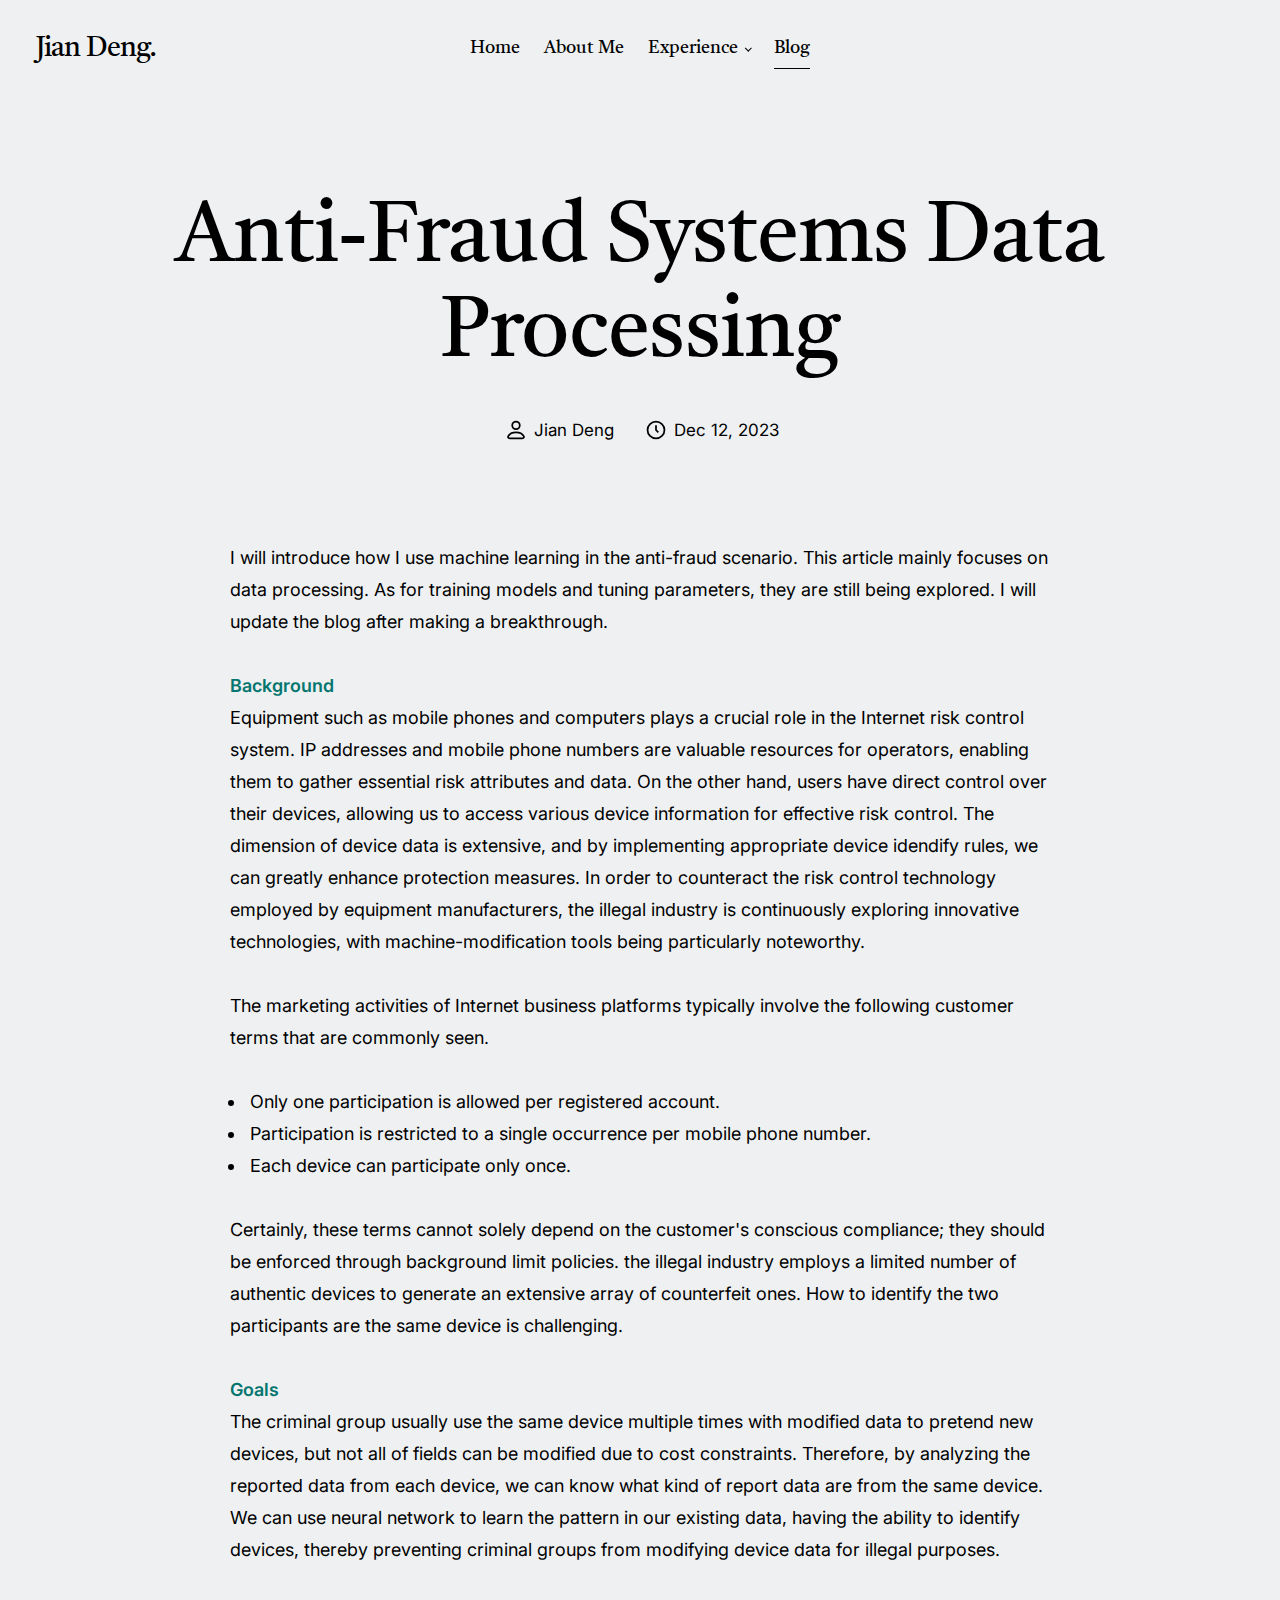
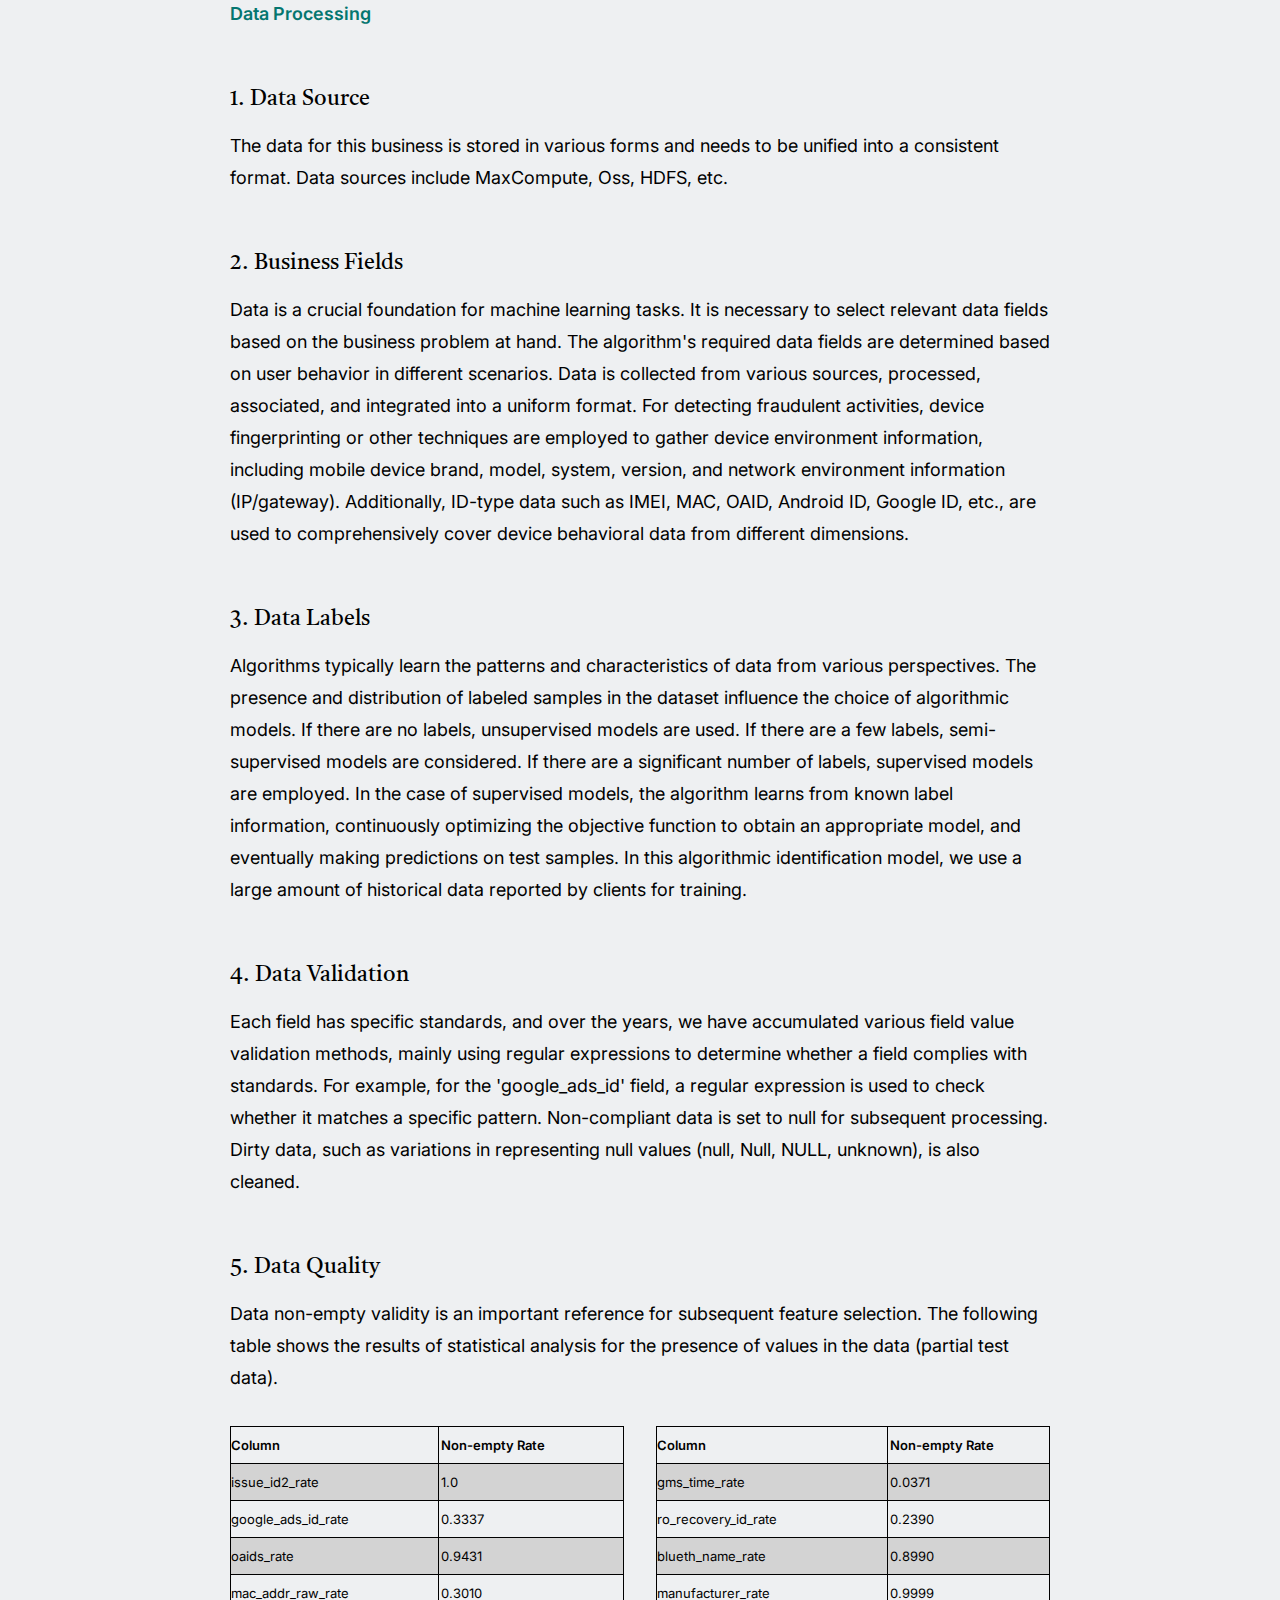
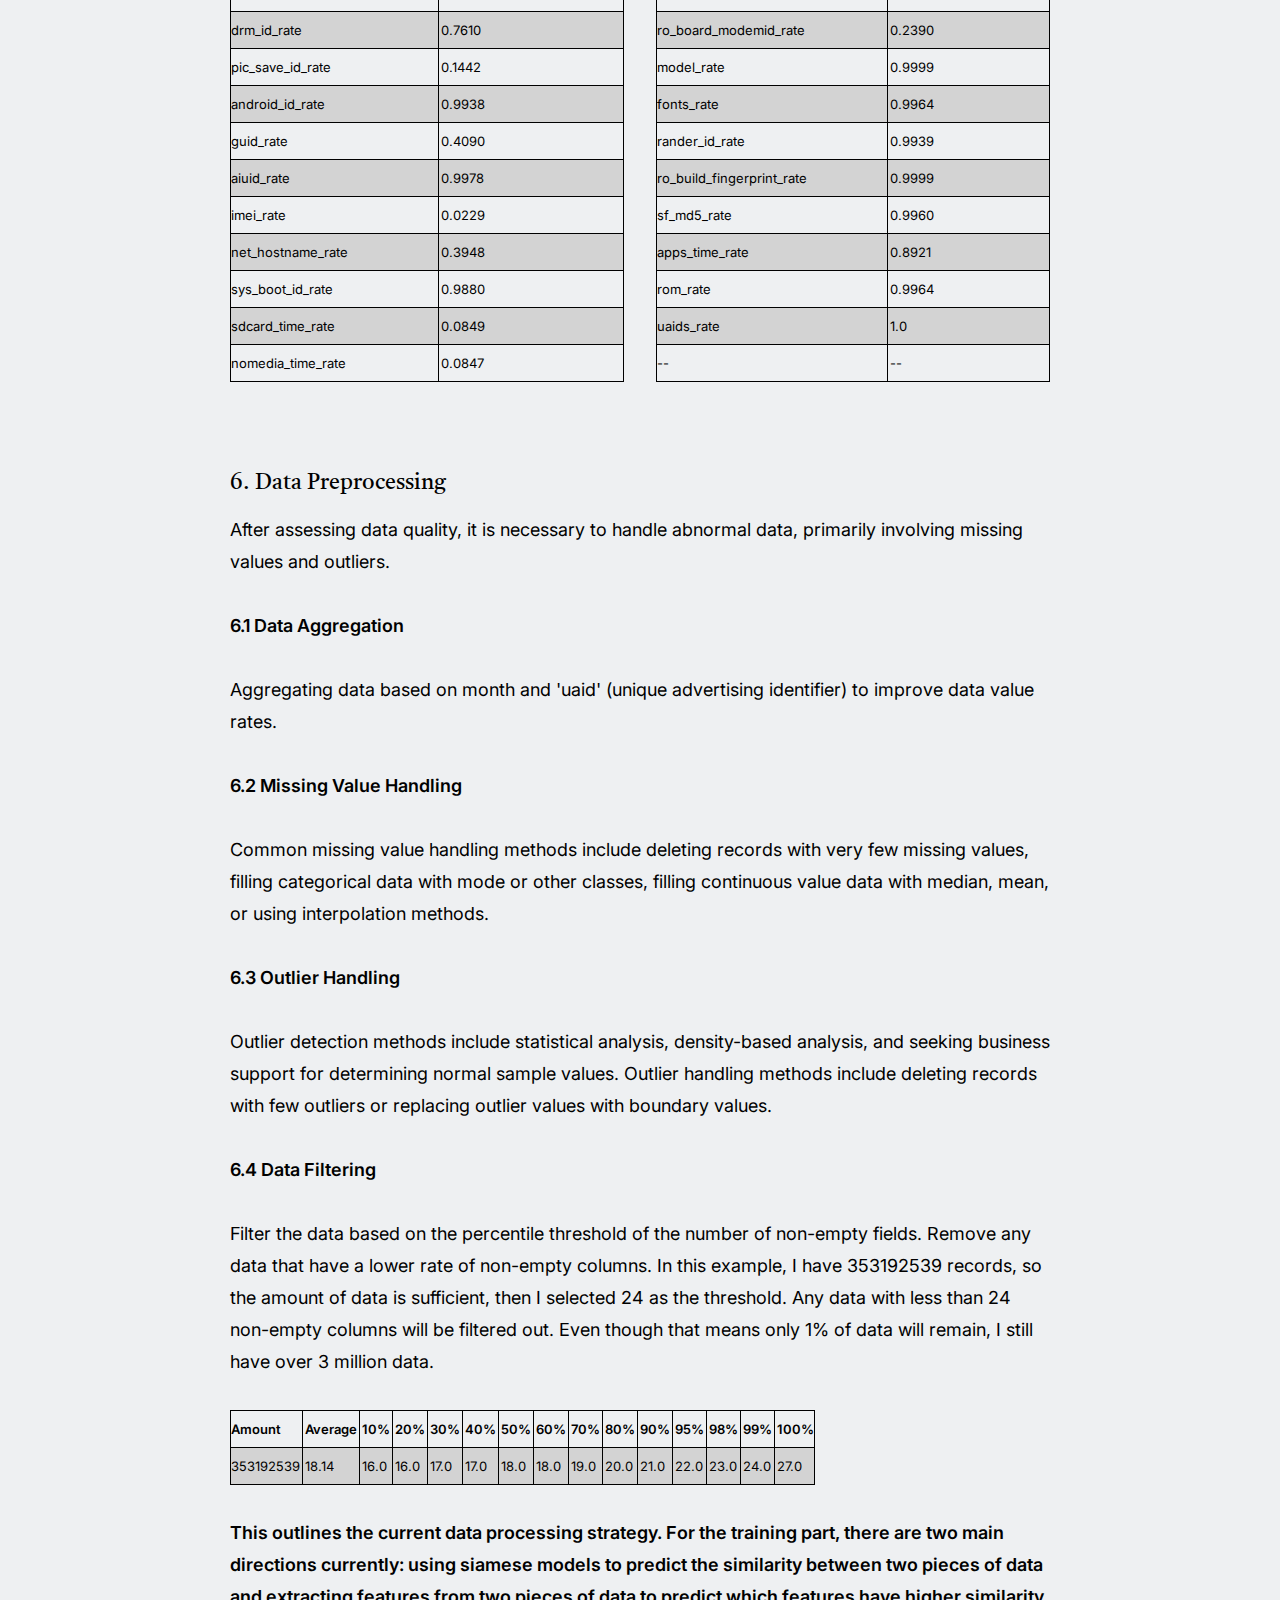
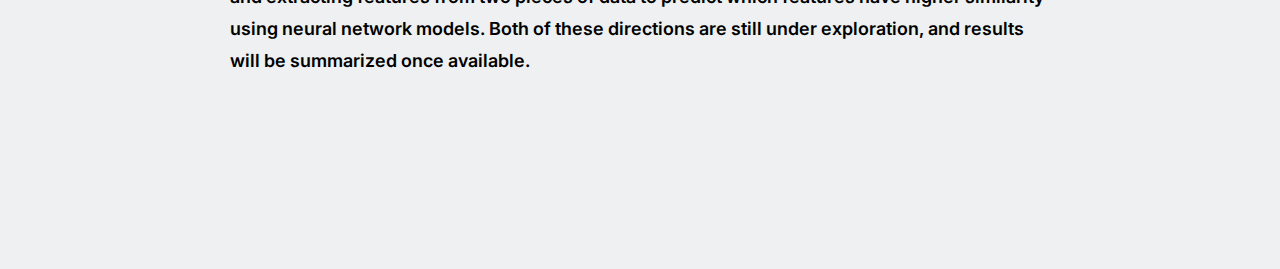
<file: B10000005.html>
<!DOCTYPE html>
<html lang="en" class="no-js" >
<head>

    <!--- basic page needs
    ================================================== -->
    <meta charset="utf-8">
    <meta name="viewport" content="width=device-width, initial-scale=1">
    <title>Anti-Fraud Systems Data Processing - Jian Deng</title>

    <script>
        document.documentElement.classList.remove('no-js');
        document.documentElement.classList.add('js');
    </script>

    <!-- CSS
    ================================================== -->
    <link rel="stylesheet" href="css/vendor.css">
    <link rel="stylesheet" href="css/styles.css">

    <!-- favicons
    ================================================== -->
    <link rel="apple-touch-icon" sizes="180x180" href="apple-touch-icon.png">
    <link rel="icon" type="image/png" sizes="32x32" href="favicon-32x32.png">
    <link rel="icon" type="image/png" sizes="16x16" href="favicon-16x16.png">
    <link rel="manifest" href="site.webmanifest">
    <style>
        .table-container {
            display: flex;
            justify-content: space-between;
        }

        table {
            font-size: small;
            border-collapse: collapse;
            width: 48%; /* 设置表格宽度，留出一些空隙 */
        }

        table, th, td {
            border: 1px solid black;
        }

        th, td {
            padding: 2px;
            text-align: left;
        }

        tr:nth-child(even) {
            background-color: lightgray;
        }

    </style>
</head>

<body id="top">


<!-- preloader
================================================== -->
<div id="preloader">
    <div id="loader" class="dots-fade">
        <div></div>
        <div></div>
        <div></div>
    </div>
</div>


<!-- page wrap
================================================== -->
<div id="page" class="s-pagewrap">


    <!-- # site header
    ================================================== -->
    <header id="masthead" class="s-header">

        <div class="s-header__branding">
            <p class="site-title">
                <a href="index.html" rel="home">Jian Deng.</a>
            </p>
        </div>

        <div class="row s-header__navigation">

            <nav class="s-header__nav-wrap">

                <h3 class="s-header__nav-heading">Navigate to</h3>

                <ul class="s-header__nav">
                    <li ><a href="index.html" title="">Home</a></li>
                    <li >
                        <a href="introduction.html" title="" class="">About Me</a>
                    </li>
                    <li class="has-children">
                        <a title="" class="">Experience</a>
                        <ul class="sub-menu">
                            <li><a href="career.html">Career</a></li>
                            <li><a href="projects.html">Projects</a></li>
                            <li><a href="skills.html">Skills</a></li>
                        </ul>
                    </li>
                    <li class="current-menu-item">
                        <a href="blogList.html" title="" class="">Blog</a>
                    </li>
                </ul> <!-- end s-header__nav -->

            </nav> <!-- end s-header__nav-wrap -->

        </div> <!-- end s-header__navigation -->

        <a class="s-header__menu-toggle" href="#0"><span>Menu</span></a>

    </header> <!-- end s-header -->

    <div id="content" class="s-content s-content--blog">

        <div class="row entry-wrap">
            <div class="column lg-12">

                <article class="entry format-standard">

                    <header class="entry__header">

                        <h1 class="entry__title">
                            Anti-Fraud Systems Data Processing
                        </h1>

                        <div class="entry__meta">
                            <div class="entry__meta-author">
                                <svg width="24" height="24" fill="none" viewBox="0 0 24 24">
                                    <circle cx="12" cy="8" r="3.25" stroke="currentColor" stroke-linecap="round" stroke-linejoin="round" stroke-width="1.5"></circle>
                                    <path stroke="currentColor" stroke-linecap="round" stroke-linejoin="round" stroke-width="1.5" d="M6.8475 19.25H17.1525C18.2944 19.25 19.174 18.2681 18.6408 17.2584C17.8563 15.7731 16.068 14 12 14C7.93201 14 6.14367 15.7731 5.35924 17.2584C4.82597 18.2681 5.70558 19.25 6.8475 19.25Z"></path>
                                </svg>
                                <a href="#">Jian Deng</a>
                            </div>
                            <div class="entry__meta-date">
                                <svg width="24" height="24" fill="none" viewBox="0 0 24 24">
                                    <circle cx="12" cy="12" r="7.25" stroke="currentColor" stroke-width="1.5"></circle>
                                    <path stroke="currentColor" stroke-width="1.5" d="M12 8V12L14 14"></path>
                                </svg>
                                Dec 12, 2023
                            </div>
                        </div>
                    </header>

                    <div class="content-primary">

                        <div class="entry__content">
                            <!DOCTYPE html>
                            <html lang="en">
                            <head>
                                <meta charset="UTF-8">
                                <meta name="viewport" content="width=device-width, initial-scale=1.0">
                                <title>Anti-Fraud Systems Data Processing</title>
                            </head>
                            <body>
                                <p> I will introduce how I use machine learning in the anti-fraud scenario. This article mainly focuses on data processing. As for training models and tuning parameters, they are still being explored. I will update the blog after making a breakthrough.</p>
                                <dt><strong>Background</strong></dt>
                                <p>
                                    Equipment such as mobile phones and computers plays a crucial role in the Internet risk control system. IP addresses and mobile phone numbers are valuable resources for operators, enabling them to gather essential risk attributes and data. On the other hand, users have direct control over their devices, allowing us to access various device information for effective risk control. The dimension of device data is extensive, and by implementing appropriate device idendify rules, we can greatly enhance protection measures. In order to counteract the risk control technology employed by equipment manufacturers, the illegal industry is continuously exploring innovative technologies, with machine-modification tools being particularly noteworthy.
                                </p>
                                <p>
                                    The marketing activities of Internet business platforms typically involve the following customer terms that are commonly seen.
                                </p>
                                <p>
                                <ul>
                                    <li>Only one participation is allowed per registered account.</li>
                                    <li>Participation is restricted to a single occurrence per mobile phone number.</li>
                                    <li>Each device can participate only once.</li>
                                </ul>
                                </p>
                                <p>
                                    Certainly, these terms cannot solely depend on the customer's conscious compliance; they should be enforced through background limit policies. the illegal industry employs a limited number of authentic devices to generate an extensive array of counterfeit ones. How to identify the two participants are the same device is challenging.
                                </p>
                                <dt><strong>Goals</strong></dt>
                                <p>
                                    The criminal group usually use the same device multiple times with modified data to pretend new devices, but not all of fields can be modified due to cost constraints. Therefore, by analyzing the reported data from each device, we can know what kind of report data are from the same device. We can use neural network to learn the pattern in our existing data, having the ability to identify devices, thereby preventing criminal groups from modifying device data for illegal purposes.
                                </p>
                                <dt><strong>Data Processing</strong></dt>
                                <h5>1. Data Source</h5>
                                <p>The data for this business is stored in various forms and needs to be unified into a consistent format. Data sources include MaxCompute, Oss, HDFS, etc.</p>

                                <h5>2. Business Fields</h5>
                                <p>Data is a crucial foundation for machine learning tasks. It is necessary to select relevant data fields based on the business problem at hand. The algorithm's required data fields are determined based on user behavior in different scenarios. Data is collected from various sources, processed, associated, and integrated into a uniform format. For detecting fraudulent activities, device fingerprinting or other techniques are employed to gather device environment information, including mobile device brand, model, system, version, and network environment information (IP/gateway). Additionally, ID-type data such as IMEI, MAC, OAID, Android ID, Google ID, etc., are used to comprehensively cover device behavioral data from different dimensions.</p>

                                <h5>3. Data Labels</h5>
                                <p>Algorithms typically learn the patterns and characteristics of data from various perspectives. The presence and distribution of labeled samples in the dataset influence the choice of algorithmic models. If there are no labels, unsupervised models are used. If there are a few labels, semi-supervised models are considered. If there are a significant number of labels, supervised models are employed. In the case of supervised models, the algorithm learns from known label information, continuously optimizing the objective function to obtain an appropriate model, and eventually making predictions on test samples. In this algorithmic identification model, we use a large amount of historical data reported by clients for training.</p>

                                <h5>4. Data Validation</h5>
                                <p>Each field has specific standards, and over the years, we have accumulated various field value validation methods, mainly using regular expressions to determine whether a field complies with standards. For example, for the 'google_ads_id' field, a regular expression is used to check whether it matches a specific pattern. Non-compliant data is set to null for subsequent processing. Dirty data, such as variations in representing null values (null, Null, NULL, unknown), is also cleaned.</p>

                                <h5>5. Data Quality</h5>
                                <p>Data non-empty validity is an important reference for subsequent feature selection. The following table shows the results of statistical analysis for the presence of values in the data (partial test data).</p>
                                <div class="table-container">
                                    <table>
                                        <tr>
                                            <th>Column</th>
                                            <th>Non-empty Rate</th>
                                        </tr>
                                        <!-- 第一部分表格数据 -->
                                        <tr>
                                            <td>issue_id2_rate</td>
                                            <td>1.0</td>
                                        </tr>
                                        <tr>
                                            <td>google_ads_id_rate</td>
                                            <td>0.3337</td>
                                        </tr>
                                        <tr>
                                            <td>oaids_rate</td>
                                            <td>0.9431</td>
                                        </tr>
                                        <tr>
                                            <td>mac_addr_raw_rate</td>
                                            <td>0.3010</td>
                                        </tr>
                                        <tr>
                                            <td>drm_id_rate</td>
                                            <td>0.7610</td>
                                        </tr>
                                        <tr>
                                            <td>pic_save_id_rate</td>
                                            <td>0.1442</td>
                                        </tr>
                                        <tr>
                                            <td>android_id_rate</td>
                                            <td>0.9938</td>
                                        </tr>
                                        <tr>
                                            <td>guid_rate</td>
                                            <td>0.4090</td>
                                        </tr>
                                        <tr>
                                            <td>aiuid_rate</td>
                                            <td>0.9978</td>
                                        </tr>
                                        <tr>
                                            <td>imei_rate</td>
                                            <td>0.0229</td>
                                        </tr>
                                        <tr>
                                            <td>net_hostname_rate</td>
                                            <td>0.3948</td>
                                        </tr>
                                        <tr>
                                            <td>sys_boot_id_rate</td>
                                            <td>0.9880</td>
                                        </tr>
                                        <tr>
                                            <td>sdcard_time_rate</td>
                                            <td>0.0849</td>
                                        </tr>
                                        <tr>
                                            <td>nomedia_time_rate</td>
                                            <td>0.0847</td>
                                        </tr>

                                    </table>

                                    <table>
                                        <tr>
                                            <th>Column</th>
                                            <th>Non-empty Rate</th>
                                        </tr>
                                        <tr>
                                            <td>gms_time_rate</td>
                                            <td>0.0371</td>
                                        </tr>
                                        <tr>
                                            <td>ro_recovery_id_rate</td>
                                            <td>0.2390</td>
                                        </tr>
                                        <tr>
                                            <td>blueth_name_rate</td>
                                            <td>0.8990</td>
                                        </tr>
                                        <tr>
                                            <td>manufacturer_rate</td>
                                            <td>0.9999</td>
                                        </tr>
                                        <tr>
                                            <td>ro_board_modemid_rate</td>
                                            <td>0.2390</td>
                                        </tr>
                                        <tr>
                                            <td>model_rate</td>
                                            <td>0.9999</td>
                                        </tr>
                                        <tr>
                                            <td>fonts_rate</td>
                                            <td>0.9964</td>
                                        </tr>
                                        <tr>
                                            <td>rander_id_rate</td>
                                            <td>0.9939</td>
                                        </tr>
                                        <tr>
                                            <td>ro_build_fingerprint_rate</td>
                                            <td>0.9999</td>
                                        </tr>
                                        <tr>
                                            <td>sf_md5_rate</td>
                                            <td>0.9960</td>
                                        </tr>
                                        <tr>
                                            <td>apps_time_rate</td>
                                            <td>0.8921</td>
                                        </tr>
                                        <tr>
                                            <td>rom_rate</td>
                                            <td>0.9964</td>
                                        </tr>
                                        <tr>
                                            <td>uaids_rate</td>
                                            <td>1.0</td>
                                        </tr>
                                        <tr>
                                            <td>--</td>
                                            <td>--</td>
                                        </tr>
                                    </table>
                                </div>
                                <h5>6. Data Preprocessing</h5>
                                <p>After assessing data quality, it is necessary to handle abnormal data, primarily involving missing values and outliers.</p>

                                <p><strong>6.1 Data Aggregation</strong></p>
                                <p>Aggregating data based on month and 'uaid' (unique advertising identifier) to improve data value rates.</p>

                                <p><strong>6.2 Missing Value Handling</strong></p>
                                <p>Common missing value handling methods include deleting records with very few missing values, filling categorical data with mode or other classes, filling continuous value data with median, mean, or using interpolation methods.</p>

                                <p><strong>6.3 Outlier Handling</strong></p>
                                <p>Outlier detection methods include statistical analysis, density-based analysis, and seeking business support for determining normal sample values. Outlier handling methods include deleting records with few outliers or replacing outlier values with boundary values.</p>

                                <p><strong>6.4 Data Filtering</strong></p>
                                <p>Filter the data based on the percentile threshold of the number of non-empty fields. Remove any data that have a lower rate of non-empty columns. In this example, I have 353192539 records, so the amount of data is sufficient, then I selected 24 as the threshold. Any data with less than 24 non-empty columns will be filtered out. Even though that means only 1% of data will remain, I still have over 3 million data. </p>
                                <div>
                                    <table>
                                        <tr>
                                            <th>Amount</th>
                                            <th>Average</th>
                                            <th>10%</th>
                                            <th>20%</th>
                                            <th>30%</th>
                                            <th>40%</th>
                                            <th>50%</th>
                                            <th>60%</th>
                                            <th>70%</th>
                                            <th>80%</th>
                                            <th>90%</th>
                                            <th>95%</th>
                                            <th>98%</th>
                                            <th>99%</th>
                                            <th>100%</th>
                                        </tr>
                                        <tr>
                                            <td>353192539</td>
                                            <td>18.14</td>
                                            <td>16.0</td>
                                            <td>16.0</td>
                                            <td>17.0</td>
                                            <td>17.0</td>
                                            <td>18.0</td>
                                            <td>18.0</td>
                                            <td>19.0</td>
                                            <td>20.0</td>
                                            <td>21.0</td>
                                            <td>22.0</td>
                                            <td>23.0</td>
                                            <td>24.0</td>
                                            <td>27.0</td>

                                        </tr>
                                    </table>
                                </div>
                                <p><strong>This outlines the current data processing strategy. For the training part, there are two main directions currently: using siamese models to predict the similarity between two pieces of data and extracting features from two pieces of data to predict which features have higher similarity using neural network models. Both of these directions are still under exploration, and results will be summarized once available.</strong></p>

                            </body>
                            </html>

                        </div>
                    </div>

                </article> <!-- end entry -->

            </div>
        </div> <!-- end entry-wrap -->
    </div> <!-- end s-content -->


    <!-- Java Script
    ================================================== -->
    <script src="js/plugins.js"></script>
    <script src="js/main.js"></script>
</div>
</body>
</html>
</file>
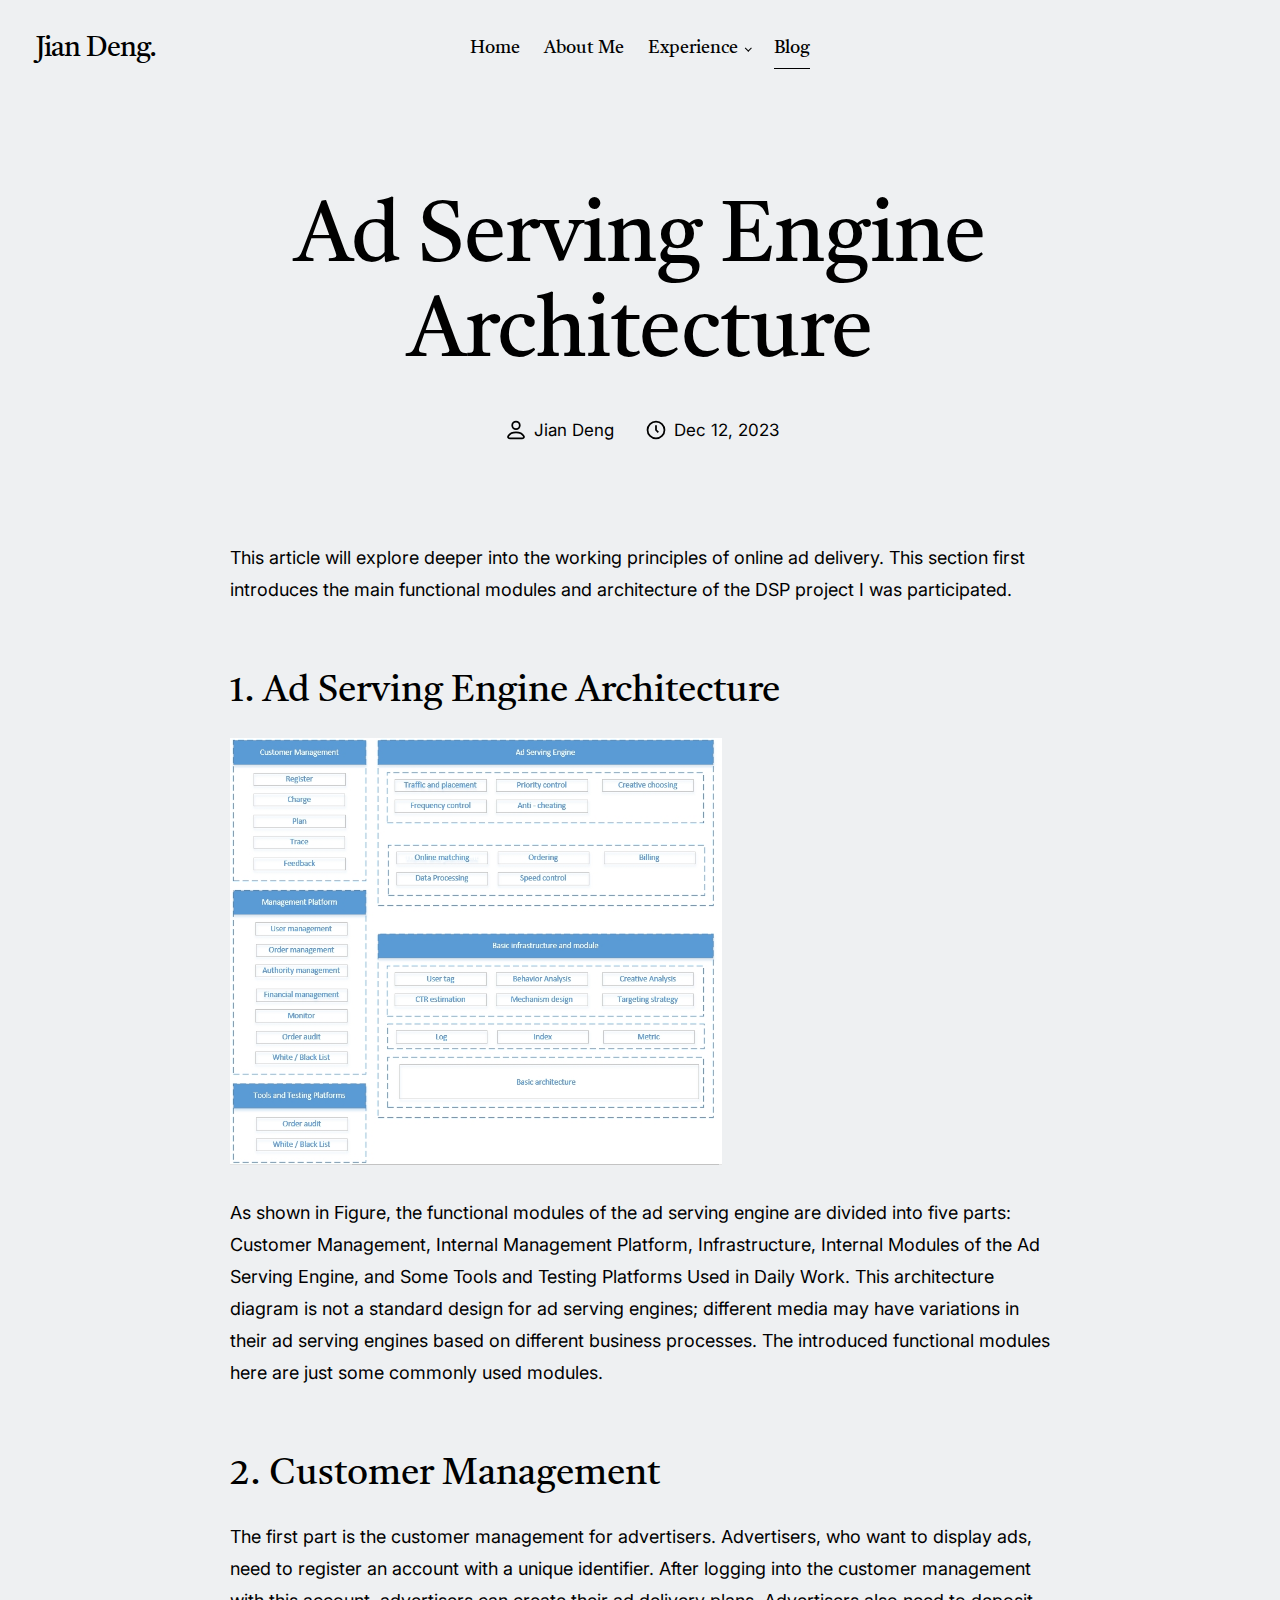
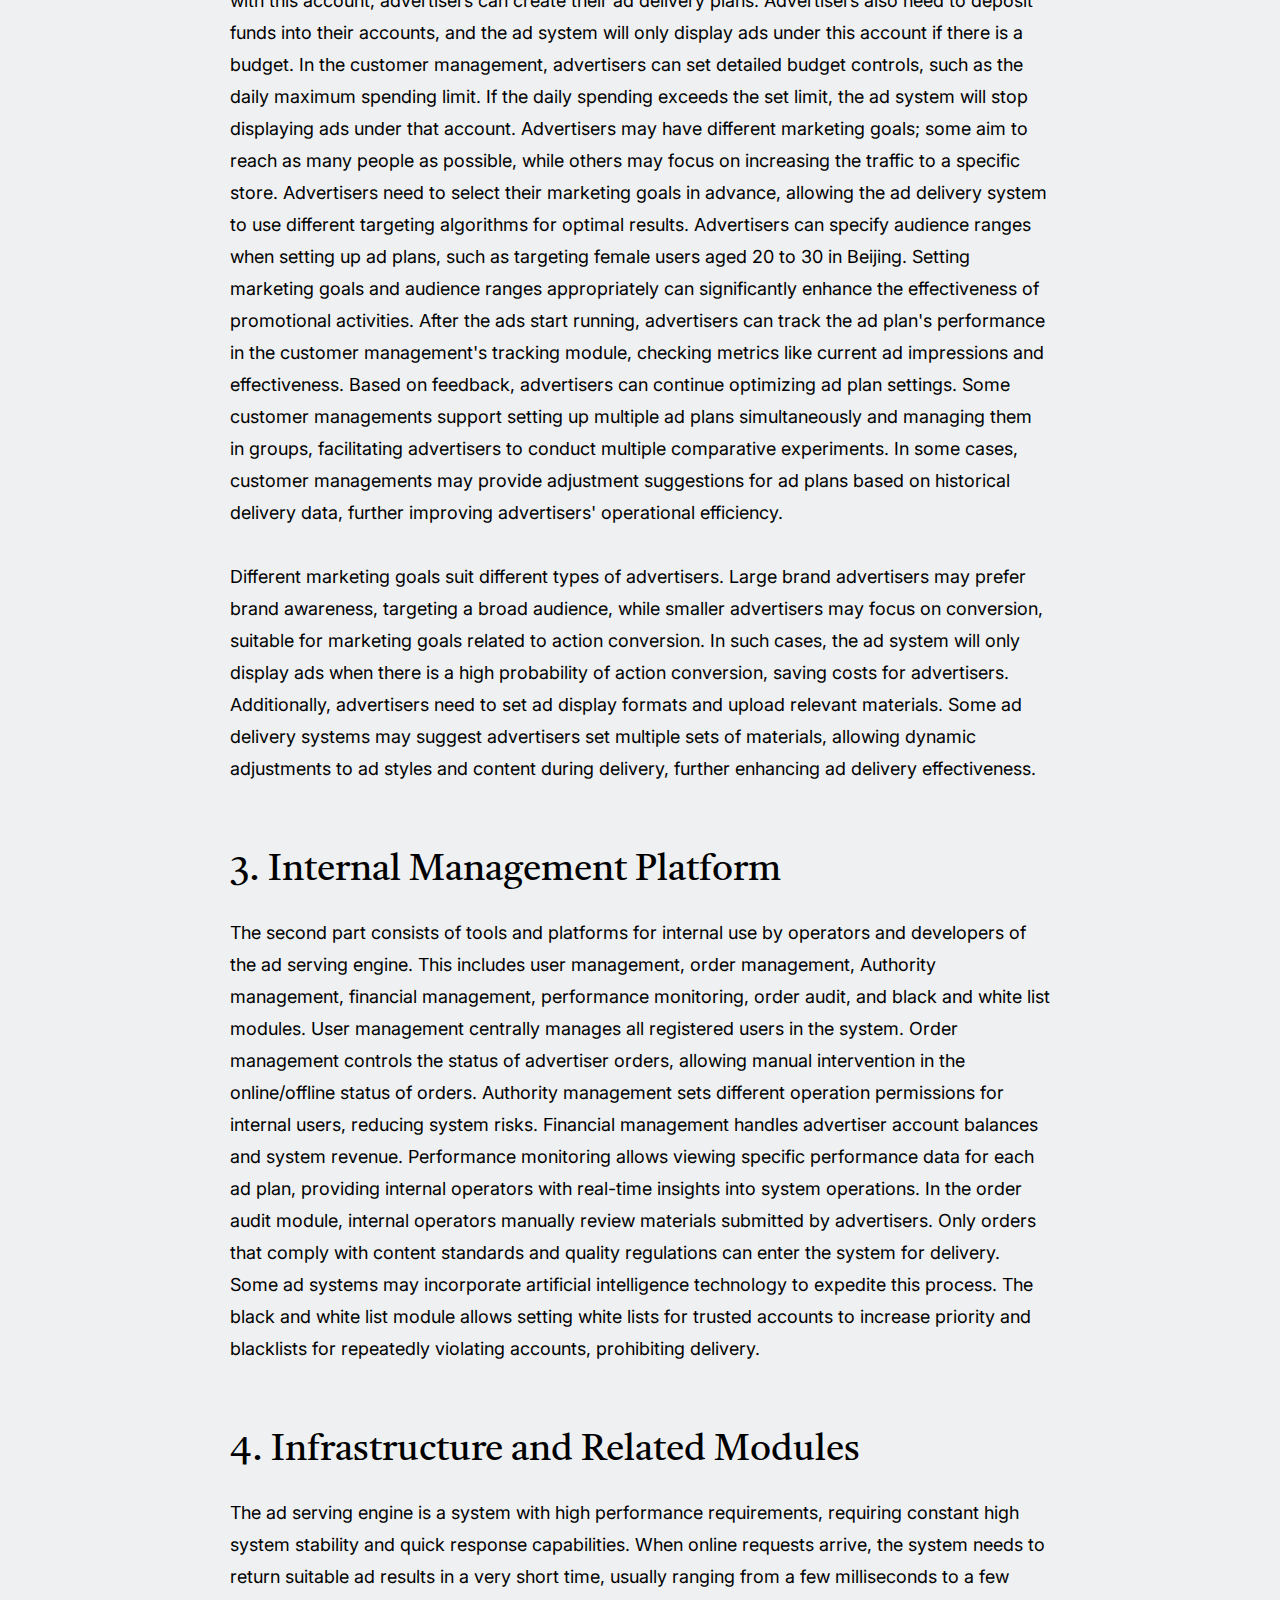
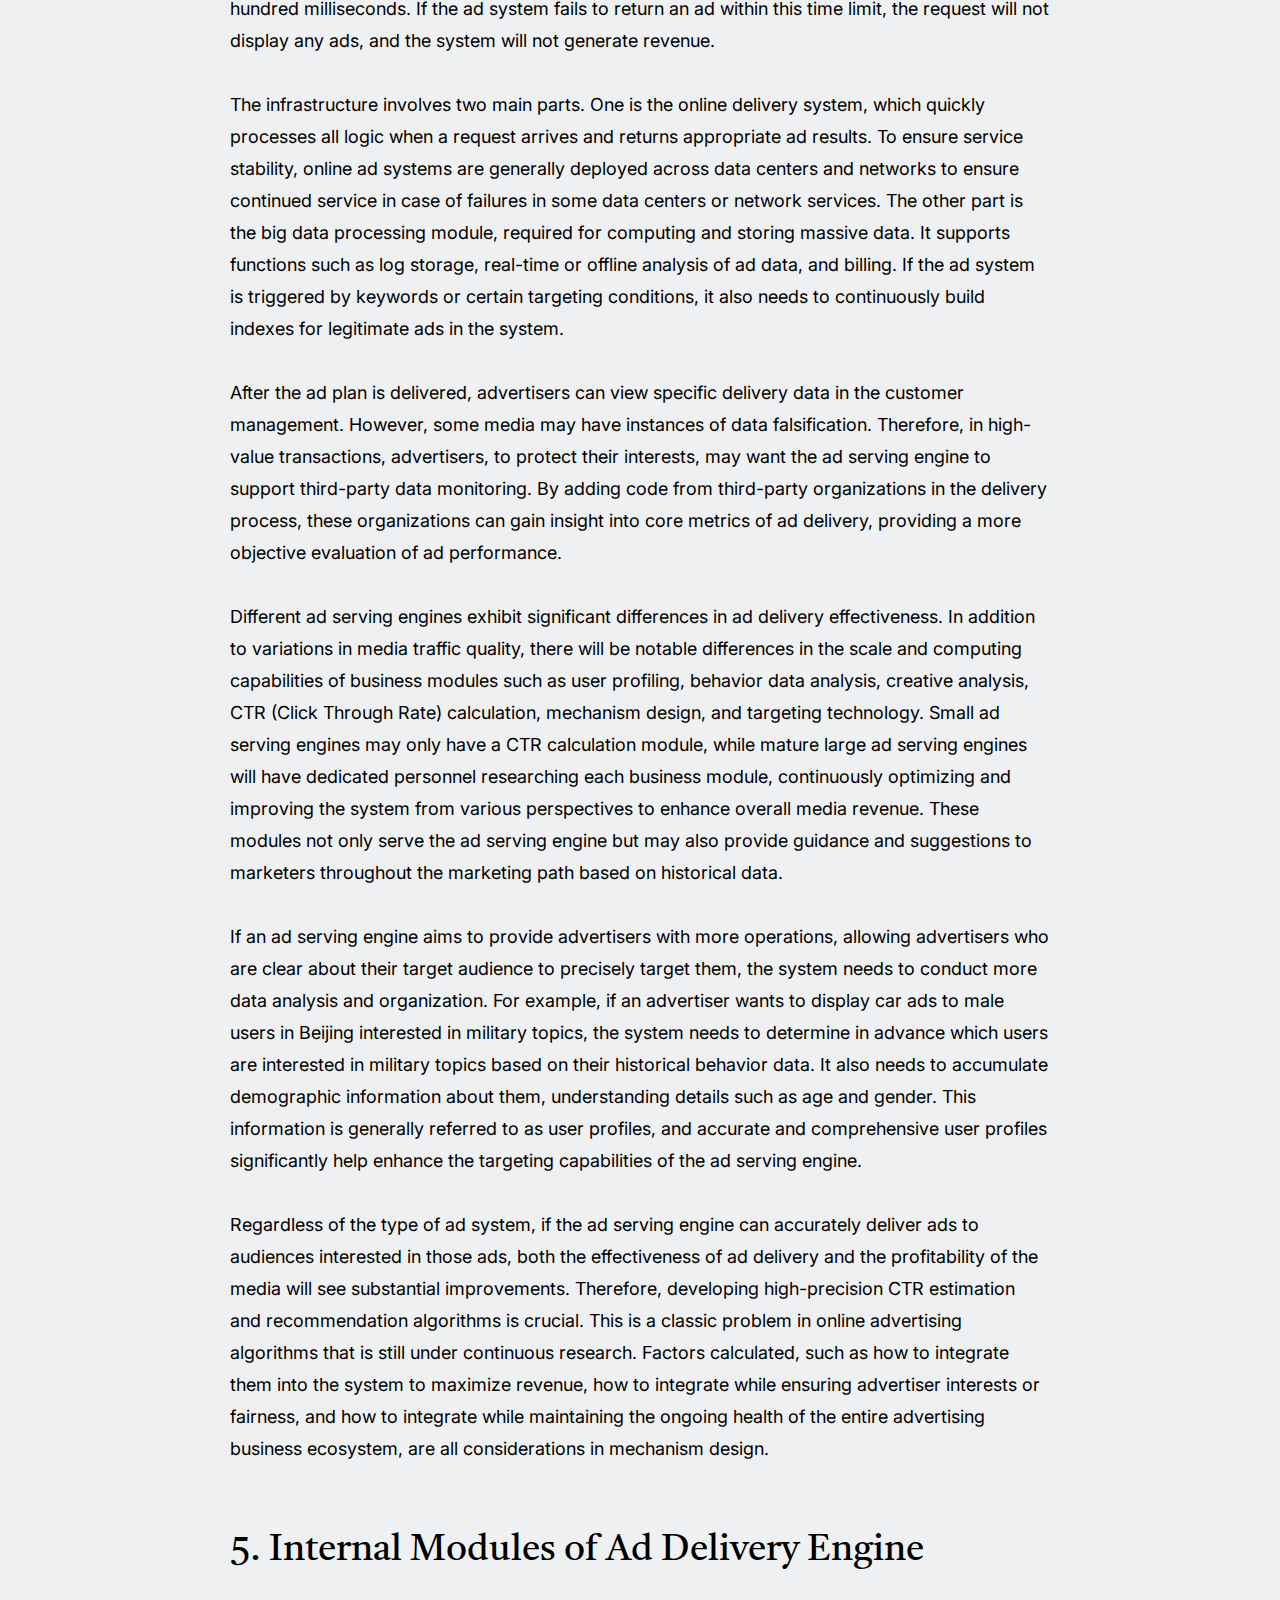
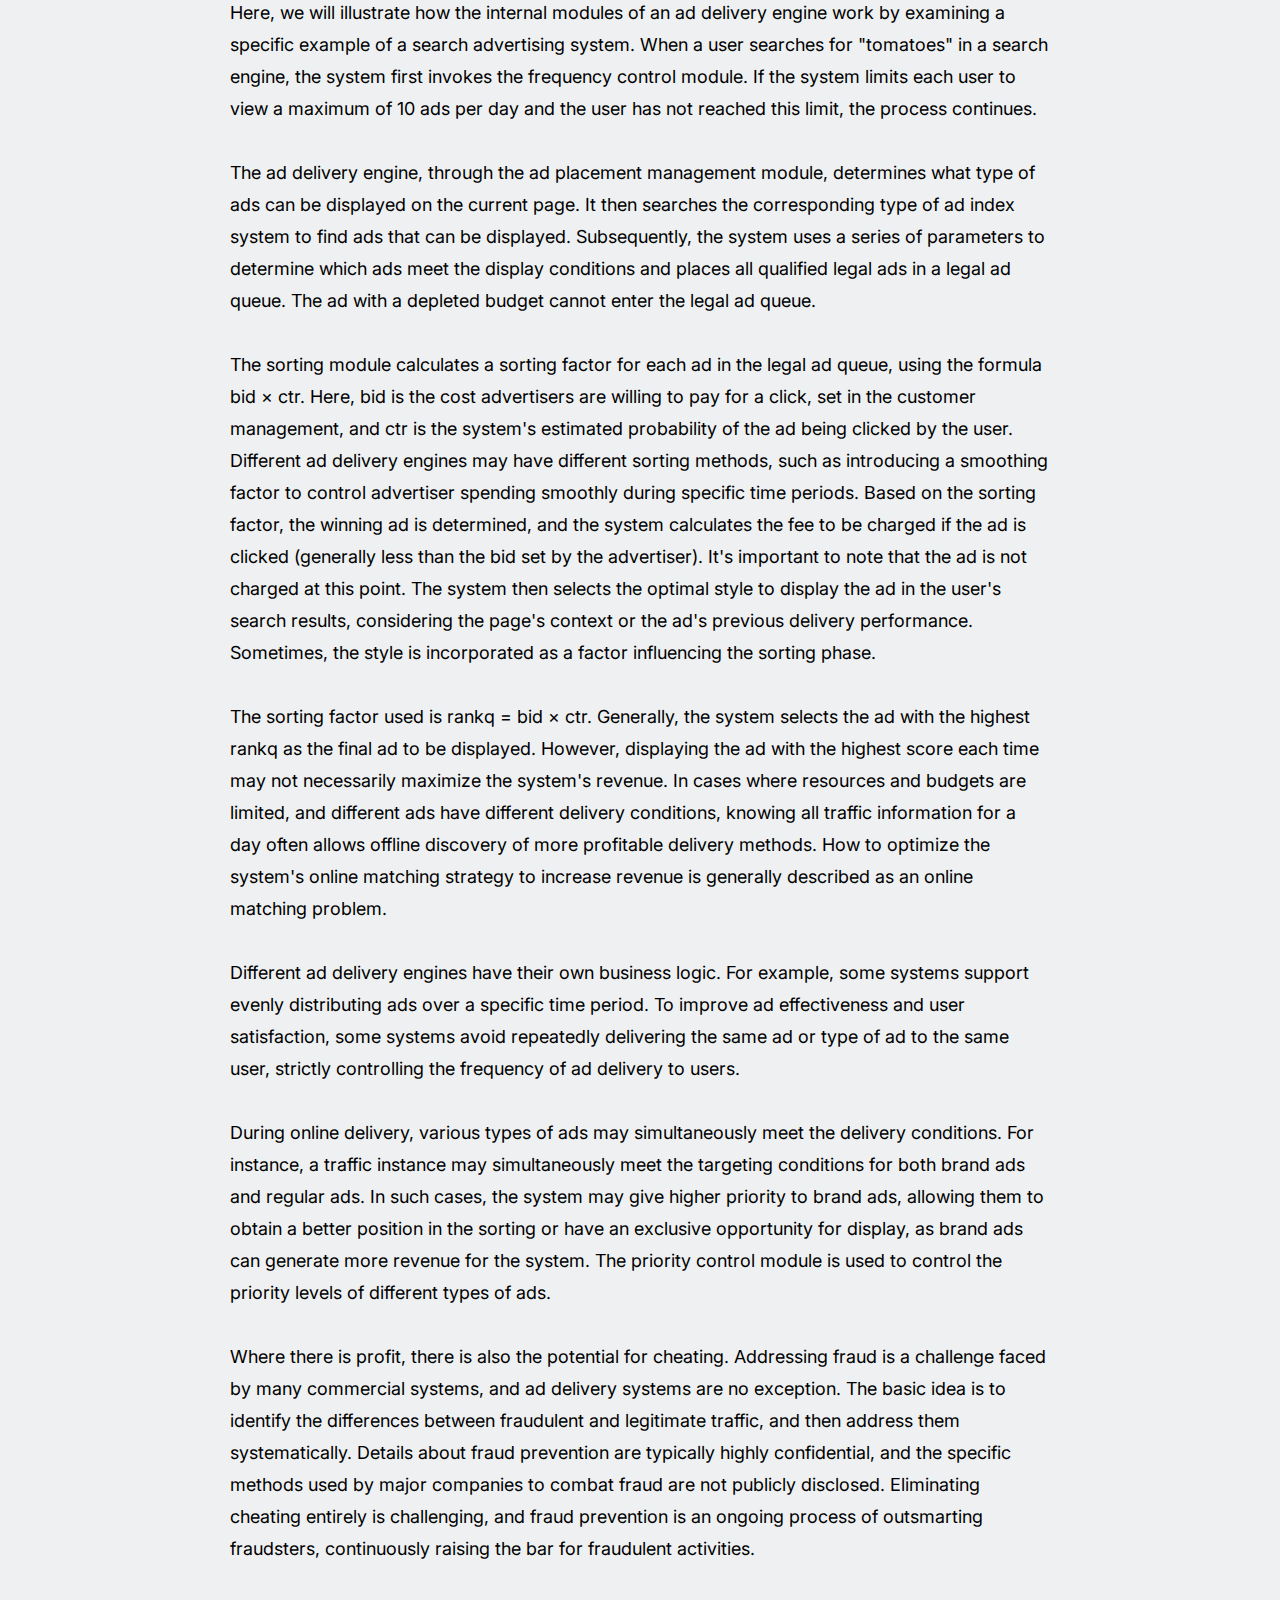
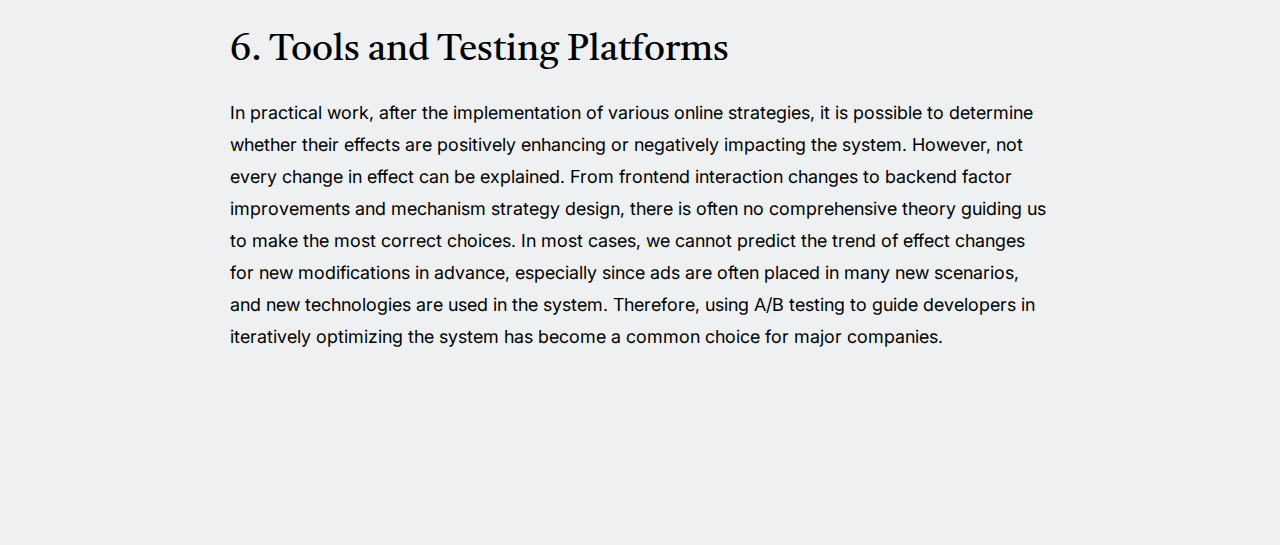
<file: B10000006.html>
<!DOCTYPE html>
<html lang="en" class="no-js" >
<head>

    <!--- basic page needs
    ================================================== -->
    <meta charset="utf-8">
    <meta name="viewport" content="width=device-width, initial-scale=1">
    <title>Ad Serving Engine Architecture - Jian Deng</title>

    <script>
        document.documentElement.classList.remove('no-js');
        document.documentElement.classList.add('js');
    </script>

    <!-- CSS
    ================================================== -->
    <link rel="stylesheet" href="css/vendor.css">
    <link rel="stylesheet" href="css/styles.css">

    <!-- favicons
    ================================================== -->
    <link rel="apple-touch-icon" sizes="180x180" href="apple-touch-icon.png">
    <link rel="icon" type="image/png" sizes="32x32" href="favicon-32x32.png">
    <link rel="icon" type="image/png" sizes="16x16" href="favicon-16x16.png">
    <link rel="manifest" href="site.webmanifest">
    <style>
        .table-container {
            display: flex;
            justify-content: space-between;
        }

        table {
            font-size: small;
            border-collapse: collapse;
            width: 48%; /* 设置表格宽度，留出一些空隙 */
        }

        table, th, td {
            border: 1px solid black;
        }

        th, td {
            padding: 2px;
            text-align: left;
        }

        tr:nth-child(even) {
            background-color: lightgray;
        }

    </style>
</head>

<body id="top">


<!-- preloader
================================================== -->
<div id="preloader">
    <div id="loader" class="dots-fade">
        <div></div>
        <div></div>
        <div></div>
    </div>
</div>


<!-- page wrap
================================================== -->
<div id="page" class="s-pagewrap">


    <!-- # site header
    ================================================== -->
    <header id="masthead" class="s-header">

        <div class="s-header__branding">
            <p class="site-title">
                <a href="index.html" rel="home">Jian Deng.</a>
            </p>
        </div>

        <div class="row s-header__navigation">

            <nav class="s-header__nav-wrap">

                <h3 class="s-header__nav-heading">Navigate to</h3>

                <ul class="s-header__nav">
                    <li ><a href="index.html" title="">Home</a></li>
                    <li >
                        <a href="introduction.html" title="" class="">About Me</a>
                    </li>
                    <li class="has-children">
                        <a title="" class="">Experience</a>
                        <ul class="sub-menu">
                            <li><a href="career.html">Career</a></li>
                            <li><a href="projects.html">Projects</a></li>
                            <li><a href="skills.html">Skills</a></li>
                        </ul>
                    </li>
                    <li class="current-menu-item">
                        <a href="blogList.html" title="" class="">Blog</a>
                    </li>
                </ul> <!-- end s-header__nav -->

            </nav> <!-- end s-header__nav-wrap -->

        </div> <!-- end s-header__navigation -->

        <a class="s-header__menu-toggle" href="#0"><span>Menu</span></a>

    </header> <!-- end s-header -->

    <div id="content" class="s-content s-content--blog">

        <div class="row entry-wrap">
            <div class="column lg-12">

                <article class="entry format-standard">

                    <header class="entry__header">

                        <h1 class="entry__title">
                            Ad Serving Engine Architecture
                        </h1>

                        <div class="entry__meta">
                            <div class="entry__meta-author">
                                <svg width="24" height="24" fill="none" viewBox="0 0 24 24">
                                    <circle cx="12" cy="8" r="3.25" stroke="currentColor" stroke-linecap="round" stroke-linejoin="round" stroke-width="1.5"></circle>
                                    <path stroke="currentColor" stroke-linecap="round" stroke-linejoin="round" stroke-width="1.5" d="M6.8475 19.25H17.1525C18.2944 19.25 19.174 18.2681 18.6408 17.2584C17.8563 15.7731 16.068 14 12 14C7.93201 14 6.14367 15.7731 5.35924 17.2584C4.82597 18.2681 5.70558 19.25 6.8475 19.25Z"></path>
                                </svg>
                                <a href="#">Jian Deng</a>
                            </div>
                            <div class="entry__meta-date">
                                <svg width="24" height="24" fill="none" viewBox="0 0 24 24">
                                    <circle cx="12" cy="12" r="7.25" stroke="currentColor" stroke-width="1.5"></circle>
                                    <path stroke="currentColor" stroke-width="1.5" d="M12 8V12L14 14"></path>
                                </svg>
                                Dec 12, 2023
                            </div>
                        </div>
                    </header>

                    <div class="content-primary">

                        <div class="entry__content">
                            <!DOCTYPE html>
                            <html lang="en">
                            <head>
                                <meta charset="UTF-8">
                                <meta name="viewport" content="width=device-width, initial-scale=1.0">
                                <title>Ad Serving Engine Architecture</title>
                            </head>
                            <body>
                                <p>This article will explore deeper into the working principles of online ad delivery. This section first introduces the main functional modules and architecture of the DSP project I was participated.</p>

                                <h2>1. Ad Serving Engine Architecture</h2>
                                <p><img style="width: 60%" src="images/thumbs/blog/ad_architecture.png"/></p>
                                <p>As shown in Figure, the functional modules of the ad serving engine are divided into five parts: Customer Management, Internal Management Platform, Infrastructure, Internal Modules of the Ad Serving Engine, and Some Tools and Testing Platforms Used in Daily Work. This architecture diagram is not a standard design for ad serving engines; different media may have variations in their ad serving engines based on different business processes. The introduced functional modules here are just some commonly used modules.</p>

                                <h2>2. Customer Management</h2>

                                <p>The first part is the customer management for advertisers. Advertisers, who want to display ads, need to register an account with a unique identifier. After logging into the customer management with this account, advertisers can create their ad delivery plans. Advertisers also need to deposit funds into their accounts, and the ad system will only display ads under this account if there is a budget. In the customer management, advertisers can set detailed budget controls, such as the daily maximum spending limit. If the daily spending exceeds the set limit, the ad system will stop displaying ads under that account. Advertisers may have different marketing goals; some aim to reach as many people as possible, while others may focus on increasing the traffic to a specific store. Advertisers need to select their marketing goals in advance, allowing the ad delivery system to use different targeting algorithms for optimal results. Advertisers can specify audience ranges when setting up ad plans, such as targeting female users aged 20 to 30 in Beijing. Setting marketing goals and audience ranges appropriately can significantly enhance the effectiveness of promotional activities. After the ads start running, advertisers can track the ad plan's performance in the customer management's tracking module, checking metrics like current ad impressions and effectiveness. Based on feedback, advertisers can continue optimizing ad plan settings. Some customer managements support setting up multiple ad plans simultaneously and managing them in groups, facilitating advertisers to conduct multiple comparative experiments. In some cases, customer managements may provide adjustment suggestions for ad plans based on historical delivery data, further improving advertisers' operational efficiency.</p>

                                <p>Different marketing goals suit different types of advertisers. Large brand advertisers may prefer brand awareness, targeting a broad audience, while smaller advertisers may focus on conversion, suitable for marketing goals related to action conversion. In such cases, the ad system will only display ads when there is a high probability of action conversion, saving costs for advertisers. Additionally, advertisers need to set ad display formats and upload relevant materials. Some ad delivery systems may suggest advertisers set multiple sets of materials, allowing dynamic adjustments to ad styles and content during delivery, further enhancing ad delivery effectiveness.</p>

                                <h2>3. Internal Management Platform</h2>

                                <p>The second part consists of tools and platforms for internal use by operators and developers of the ad serving engine. This includes user management, order management, Authority management, financial management, performance monitoring, order audit, and black and white list modules. User management centrally manages all registered users in the system. Order management controls the status of advertiser orders, allowing manual intervention in the online/offline status of orders. Authority management sets different operation permissions for internal users, reducing system risks. Financial management handles advertiser account balances and system revenue. Performance monitoring allows viewing specific performance data for each ad plan, providing internal operators with real-time insights into system operations. In the order audit module, internal operators manually review materials submitted by advertisers. Only orders that comply with content standards and quality regulations can enter the system for delivery. Some ad systems may incorporate artificial intelligence technology to expedite this process. The black and white list module allows setting white lists for trusted accounts to increase priority and blacklists for repeatedly violating accounts, prohibiting delivery.</p>

                                <h2>4. Infrastructure and Related Modules</h2>

                                <p>The ad serving engine is a system with high performance requirements, requiring constant high system stability and quick response capabilities. When online requests arrive, the system needs to return suitable ad results in a very short time, usually ranging from a few milliseconds to a few hundred milliseconds. If the ad system fails to return an ad within this time limit, the request will not display any ads, and the system will not generate revenue.</p>

                                <p>The infrastructure involves two main parts. One is the online delivery system, which quickly processes all logic when a request arrives and returns appropriate ad results. To ensure service stability, online ad systems are generally deployed across data centers and networks to ensure continued service in case of failures in some data centers or network services. The other part is the big data processing module, required for computing and storing massive data. It supports functions such as log storage, real-time or offline analysis of ad data, and billing. If the ad system is triggered by keywords or certain targeting conditions, it also needs to continuously build indexes for legitimate ads in the system.</p>

                                <p>After the ad plan is delivered, advertisers can view specific delivery data in the customer management. However, some media may have instances of data falsification. Therefore, in high-value transactions, advertisers, to protect their interests, may want the ad serving engine to support third-party data monitoring. By adding code from third-party organizations in the delivery process, these organizations can gain insight into core metrics of ad delivery, providing a more objective evaluation of ad performance.</p>

                                <p>Different ad serving engines exhibit significant differences in ad delivery effectiveness. In addition to variations in media traffic quality, there will be notable differences in the scale and computing capabilities of business modules such as user profiling, behavior data analysis, creative analysis, CTR (Click Through Rate) calculation, mechanism design, and targeting technology. Small ad serving engines may only have a CTR calculation module, while mature large ad serving engines will have dedicated personnel researching each business module, continuously optimizing and improving the system from various perspectives to enhance overall media revenue. These modules not only serve the ad serving engine but may also provide guidance and suggestions to marketers throughout the marketing path based on historical data.</p>

                                <p>If an ad serving engine aims to provide advertisers with more operations, allowing advertisers who are clear about their target audience to precisely target them, the system needs to conduct more data analysis and organization. For example, if an advertiser wants to display car ads to male users in Beijing interested in military topics, the system needs to determine in advance which users are interested in military topics based on their historical behavior data. It also needs to accumulate demographic information about them, understanding details such as age and gender. This information is generally referred to as user profiles, and accurate and comprehensive user profiles significantly help enhance the targeting capabilities of the ad serving engine.</p>

                                <p>Regardless of the type of ad system, if the ad serving engine can accurately deliver ads to audiences interested in those ads, both the effectiveness of ad delivery and the profitability of the media will see substantial improvements. Therefore, developing high-precision CTR estimation and recommendation algorithms is crucial. This is a classic problem in online advertising algorithms that is still under continuous research. Factors calculated, such as how to integrate them into the system to maximize revenue, how to integrate while ensuring advertiser interests or fairness, and how to integrate while maintaining the ongoing health of the entire advertising business ecosystem, are all considerations in mechanism design.</p>
                                <h2>5. Internal Modules of Ad Delivery Engine</h2>

                                <p>Here, we will illustrate how the internal modules of an ad delivery engine work by examining a specific example of a search advertising system. When a user searches for "tomatoes" in a search engine, the system first invokes the frequency control module. If the system limits each user to view a maximum of 10 ads per day and the user has not reached this limit, the process continues.</p>

                                <p>The ad delivery engine, through the ad placement management module, determines what type of ads can be displayed on the current page. It then searches the corresponding type of ad index system to find ads that can be displayed. Subsequently, the system uses a series of parameters to determine which ads meet the display conditions and places all qualified legal ads in a legal ad queue. The ad with a depleted budget cannot enter the legal ad queue.</p>

                                <p>The sorting module calculates a sorting factor for each ad in the legal ad queue, using the formula bid × ctr. Here, bid is the cost advertisers are willing to pay for a click, set in the customer management, and ctr is the system's estimated probability of the ad being clicked by the user. Different ad delivery engines may have different sorting methods, such as introducing a smoothing factor to control advertiser spending smoothly during specific time periods. Based on the sorting factor, the winning ad is determined, and the system calculates the fee to be charged if the ad is clicked (generally less than the bid set by the advertiser). It's important to note that the ad is not charged at this point. The system then selects the optimal style to display the ad in the user's search results, considering the page's context or the ad's previous delivery performance. Sometimes, the style is incorporated as a factor influencing the sorting phase.</p>

                                <p>The sorting factor used is rankq = bid × ctr. Generally, the system selects the ad with the highest rankq as the final ad to be displayed. However, displaying the ad with the highest score each time may not necessarily maximize the system's revenue. In cases where resources and budgets are limited, and different ads have different delivery conditions, knowing all traffic information for a day often allows offline discovery of more profitable delivery methods. How to optimize the system's online matching strategy to increase revenue is generally described as an online matching problem.</p>

                                <p>Different ad delivery engines have their own business logic. For example, some systems support evenly distributing ads over a specific time period. To improve ad effectiveness and user satisfaction, some systems avoid repeatedly delivering the same ad or type of ad to the same user, strictly controlling the frequency of ad delivery to users.</p>

                                <p>During online delivery, various types of ads may simultaneously meet the delivery conditions. For instance, a traffic instance may simultaneously meet the targeting conditions for both brand ads and regular ads. In such cases, the system may give higher priority to brand ads, allowing them to obtain a better position in the sorting or have an exclusive opportunity for display, as brand ads can generate more revenue for the system. The priority control module is used to control the priority levels of different types of ads.</p>

                                <p>Where there is profit, there is also the potential for cheating. Addressing fraud is a challenge faced by many commercial systems, and ad delivery systems are no exception. The basic idea is to identify the differences between fraudulent and legitimate traffic, and then address them systematically. Details about fraud prevention are typically highly confidential, and the specific methods used by major companies to combat fraud are not publicly disclosed. Eliminating cheating entirely is challenging, and fraud prevention is an ongoing process of outsmarting fraudsters, continuously raising the bar for fraudulent activities.</p>

                                <h2>6. Tools and Testing Platforms</h2>

                                <p>In practical work, after the implementation of various online strategies, it is possible to determine whether their effects are positively enhancing or negatively impacting the system. However, not every change in effect can be explained. From frontend interaction changes to backend factor improvements and mechanism strategy design, there is often no comprehensive theory guiding us to make the most correct choices. In most cases, we cannot predict the trend of effect changes for new modifications in advance, especially since ads are often placed in many new scenarios, and new technologies are used in the system. Therefore, using A/B testing to guide developers in iteratively optimizing the system has become a common choice for major companies.</p>

                            </body>
                            </html>

                        </div>
                    </div>

                </article> <!-- end entry -->

            </div>
        </div> <!-- end entry-wrap -->
    </div> <!-- end s-content -->


    <!-- Java Script
    ================================================== -->
    <script src="js/plugins.js"></script>
    <script src="js/main.js"></script>
</div>
</body>
</html>
</file>
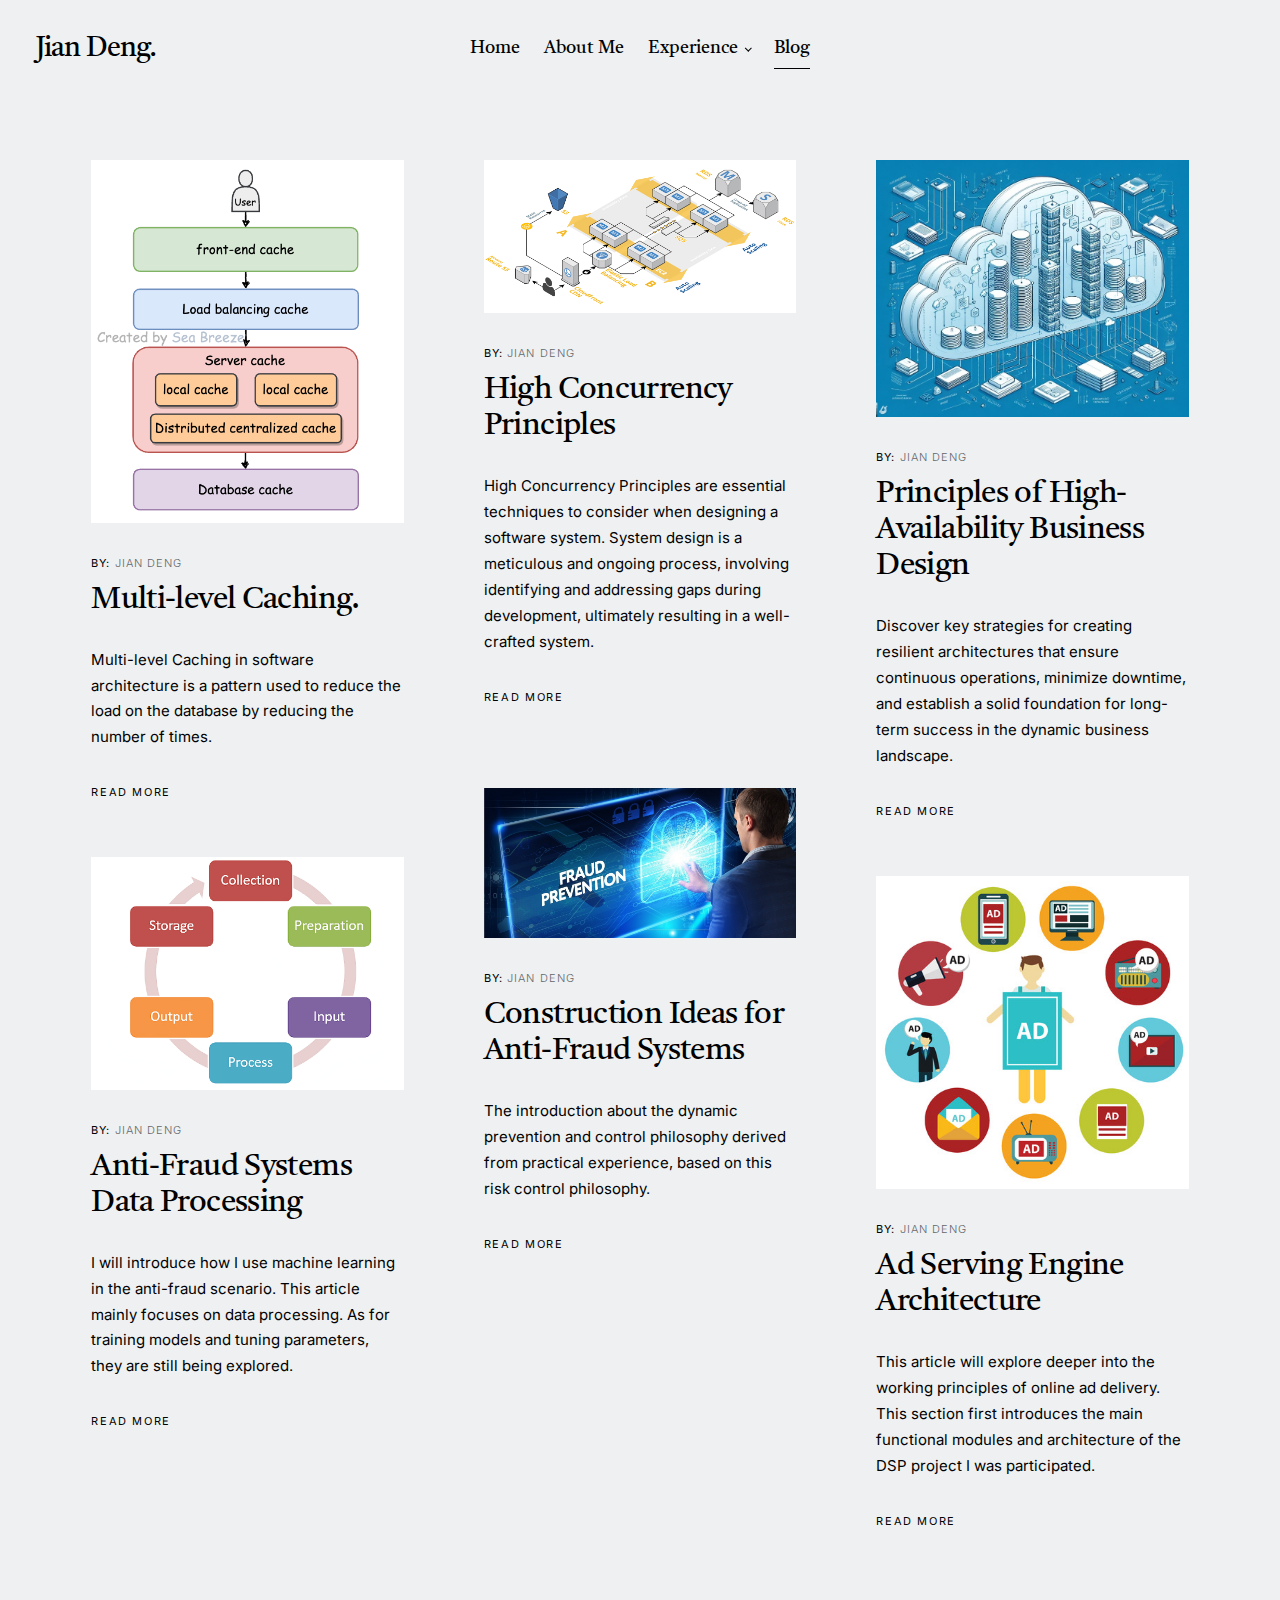
<file: blogList.html>
<!DOCTYPE html>
<html lang="en" class="no-js" >
<head>

    <!--- basic page needs
    ================================================== -->
    <meta charset="utf-8">
    <meta name="viewport" content="width=device-width, initial-scale=1">
    <title>Blog - Jian Deng</title>

    <script>
        document.documentElement.classList.remove('no-js');
        document.documentElement.classList.add('js');
    </script>

    <!-- CSS
    ================================================== -->
    <link rel="stylesheet" href="css/vendor.css">
    <link rel="stylesheet" href="css/styles.css">

    <!-- favicons
    ================================================== -->
    <link rel="apple-touch-icon" sizes="180x180" href="apple-touch-icon.png">
    <link rel="icon" type="image/png" sizes="32x32" href="favicon-32x32.png">
    <link rel="icon" type="image/png" sizes="16x16" href="favicon-16x16.png">
    <link rel="manifest" href="site.webmanifest">
    <style>
        .bricks {
            padding-top: 0px;
        }
    </style>
</head>

<body id="top">


    <!-- preloader
    ================================================== -->
    <div id="preloader">
        <div id="loader" class="dots-fade">
            <div></div>
            <div></div>
            <div></div>
        </div>
    </div>


    <!-- page wrap
    ================================================== -->
    <div id="page" class="s-pagewrap">


        <!-- # site header 
        ================================================== -->
        <header id="masthead" class="s-header">

            <div class="s-header__branding">
                <p class="site-title">
                    <a href="index.html" rel="home">Jian Deng.</a>
                </p>
            </div>

            <div class="row s-header__navigation">

                <nav class="s-header__nav-wrap">

                    <h3 class="s-header__nav-heading">Navigate to</h3>

                    <ul class="s-header__nav">
                        <li ><a href="index.html" title="">Home</a></li>
                        <li >
                            <a href="introduction.html" title="" class="">About Me</a>
                        </li>
                        <li  class="has-children">
                            <a title="" class="">Experience</a>
                            <ul class="sub-menu">
                                <li><a href="career.html">Career</a></li>
                                <li><a href="projects.html">Projects</a></li>
                                <li><a href="skills.html">Skills</a></li>
                            </ul>
                        </li>
                        <li class="current-menu-item">
                            <a href="blogList.html" title="" class="">Blog</a>
                        </li>
                    </ul> <!-- end s-header__nav -->

                </nav> <!-- end s-header__nav-wrap -->

            </div> <!-- end s-header__navigation -->

            <a class="s-header__menu-toggle" href="#0"><span>Menu</span></a>

        </header> <!-- end s-header -->

        <!-- # site-content
        ================================================== -->
        <section id="content" class="s-content">


            <!-- pageheader -->
            <!--<div class="s-pageheader">
                <div class="row">
                    <div class="column large-12">
                        <h1 class="page-title">
                            <span class="page-title__small-type"></span>
                            Welcome to my life Story!
                        </h1>
                    </div>
                </div>
            </div>--> <!-- end s-pageheader-->


            <!--  masonry -->
            <div id="bricks" class="bricks">

                <div class="masonry">

                    <div class="bricks-wrapper" data-animate-block>

                        <div class="grid-sizer"></div>

                        <!--<article class="brick entry" data-animate-el>
            
                            <div class="entry__thumb">
                                <a href="" class="thumb-link">
                                    <img src="images/thumbs/blog/maze.jpg" alt="">
                                </a>
                            </div> &lt;!&ndash; end entry__thumb &ndash;&gt;
            
                            <div class="entry__text">
                                <div class="entry__header">
                                    <div class="entry__meta">

                                        <span class="byline">
                                            By:
                                            <a href="#0">Jian Deng</a>
                                        </span>
                                    </div>
                                    <h1 class="entry__title"><a href="">Navigating the Career Maze: My Journey in the Job Search Jungle.</a></h1>
                                </div>
                                <div class="entry__excerpt">
                                    <p>
                                        Uncover the highs, lows, and pivotal moments that shaped my journey, offering relatable experiences for job seekers
                                        and a glimpse into the ever-changing landscape of the professional world.
                                    </p>
                                </div>
                                <a class="entry__more-link" href="#0">Read More</a>
                            </div> &lt;!&ndash; end entry__text &ndash;&gt;
                            
                        </article> &lt;!&ndash; end article &ndash;&gt;

                        <article class="brick entry" data-animate-el>
            
                            <div class="entry__thumb">
                                <a href="" class="thumb-link">
                                    <img src="images/thumbs/blog/TOEFL.jpeg" alt="">
                                </a>
                            </div> &lt;!&ndash; end entry__thumb &ndash;&gt;
            
                            <div class="entry__text">
                                <div class="entry__header">
                                    <div class="entry__meta">
                                        <span class="byline">
                                            By:
                                            <a href="#0">Jian Deng</a>
                                        </span>
                                    </div>
                                    <h1 class="entry__title"><a href="">Embracing the Challenge: A Personal Account of Learning English and Navigating the TOEFL Pathway.</a></h1>
                                 </div>
                                <div class="entry__excerpt">
                                    <p>
                                        This brief story captures the essence of my journey—filled with ordinary moments,
                                        subtle triumphs, and the candid experience of language exploration. Join me in this unassuming narrative
                                        that sheds light on the nuances of my life during this transformative period, offering a relatable story
                                        for those on a similar path.
                                    </p>
                                </div>
                                <a class="entry__more-link" href="#0">Read More</a>
                            </div> &lt;!&ndash; end entry__text &ndash;&gt;
            
                        </article>--> <!-- end entry -->

                        <article class="brick entry" data-animate-el>

                            <div class="entry__thumb">
                                <a href="B10000001.html" class="thumb-link">
                                    <img src="images/thumbs/blog/multi_level_caching.png" alt="">
                                </a>
                            </div>  <!-- end entry__thumb -->

                            <div class="entry__text">
                                <div class="entry__header">
                                    <div class="entry__meta">

                                        <span class="byline">
                                            By:
                                            <a href="#0">Jian Deng</a>
                                        </span>
                                    </div>
                                    <h1 class="entry__title"><a href="B10000001.html">Multi-level Caching.</a></h1>
                                </div>
                                <div class="entry__excerpt">
                                    <p>
                                        Multi-level Caching in software architecture is a pattern used to reduce the load on the database by reducing the number of times.
                                    </p>
                                </div>
                                <a class="entry__more-link" href="B10000001.html">Read More</a>
                            </div> <!-- end entry__text -->

                        </article> <!-- end article -->


                        <article class="brick entry" data-animate-el>

                            <div class="entry__thumb">
                                <a href="B10000002.html" class="thumb-link">
                                    <img src="images/thumbs/blog/high_concurency.png" alt="">
                                </a>
                            </div>  <!-- end entry__thumb -->

                            <div class="entry__text">
                                <div class="entry__header">
                                    <div class="entry__meta">

                                        <span class="byline">
                                            By:
                                            <a href="#0">Jian Deng</a>
                                        </span>
                                    </div>
                                    <h1 class="entry__title"><a href="B10000002.html">High Concurrency Principles</a></h1>
                                </div>
                                <div class="entry__excerpt">
                                    <p>
                                        High Concurrency Principles are essential techniques to consider when designing a software system. System design is a meticulous and ongoing process, involving identifying and addressing gaps during development, ultimately resulting in a well-crafted system.
                                    </p>
                                </div>
                                <a class="entry__more-link" href="B10000002.html">Read More</a>
                            </div> <!-- end entry__text -->

                        </article> <!-- end article -->

                        <article class="brick entry" data-animate-el>

                            <div class="entry__thumb">
                                <a href="B10000003.html" class="thumb-link">
                                    <img src="images/thumbs/blog/Principles%20of%20High-Availability%20Business%20Design.png" alt="">
                                </a>
                            </div>  <!-- end entry__thumb -->

                            <div class="entry__text">
                                <div class="entry__header">
                                    <div class="entry__meta">

                                        <span class="byline">
                                            By:
                                            <a href="#0">Jian Deng</a>
                                        </span>
                                    </div>
                                    <h1 class="entry__title"><a href="B10000003.html">Principles of High-Availability Business Design</a></h1>
                                </div>
                                <div class="entry__excerpt">
                                    <p>
                                        Discover key strategies for creating resilient architectures that ensure continuous operations, minimize downtime, and establish a solid foundation for long-term success in the dynamic business landscape.
                                    </p>
                                </div>
                                <a class="entry__more-link" href="B10000003.html">Read More</a>
                            </div> <!-- end entry__text -->

                        </article> <!-- end article -->

                        <article class="brick entry" data-animate-el>

                            <div class="entry__thumb">
                                <a href="B10000004.html" class="thumb-link">
                                    <img src="images/thumbs/blog/Construction-Ideas-for-Anti-Fraud-Systems.jpg" alt="">
                                </a>
                            </div>  <!-- end entry__thumb -->

                            <div class="entry__text">
                                <div class="entry__header">
                                    <div class="entry__meta">

                                        <span class="byline">
                                            By:
                                            <a href="#0">Jian Deng</a>
                                        </span>
                                    </div>
                                    <h1 class="entry__title"><a href="B10000004.html">Construction Ideas for Anti-Fraud Systems</a></h1>
                                </div>
                                <div class="entry__excerpt">
                                    <p>
                                        The introduction about the dynamic prevention and control philosophy derived from practical experience, based on this risk control philosophy.
                                    </p>
                                </div>
                                <a class="entry__more-link" href="B10000004.html">Read More</a>
                            </div> <!-- end entry__text -->

                        </article> <!-- end article -->

                        <article class="brick entry" data-animate-el>

                            <div class="entry__thumb">
                                <a href="B10000005.html" class="thumb-link">
                                    <img src="images/thumbs/blog/Data_processing.png" alt="">
                                </a>
                            </div>  <!-- end entry__thumb -->

                            <div class="entry__text">
                                <div class="entry__header">
                                    <div class="entry__meta">

                                        <span class="byline">
                                            By:
                                            <a href="#0">Jian Deng</a>
                                        </span>
                                    </div>
                                    <h1 class="entry__title"><a href="B10000005.html">Anti-Fraud Systems Data Processing</a></h1>
                                </div>
                                <div class="entry__excerpt">
                                    <p>
                                        I will introduce how I use machine learning in the anti-fraud scenario. This article mainly focuses on data processing. As for training models and tuning parameters, they are still being explored.
                                    </p>
                                </div>
                                <a class="entry__more-link" href="B10000005.html">Read More</a>
                            </div> <!-- end entry__text -->

                        </article> <!-- end article -->

                        <article class="brick entry" data-animate-el>

                            <div class="entry__thumb">
                                <a href="B10000006.html" class="thumb-link">
                                    <img src="images/thumbs/blog/ad-formats.jpg" alt="">
                                </a>
                            </div>  <!-- end entry__thumb -->

                            <div class="entry__text">
                                <div class="entry__header">
                                    <div class="entry__meta">

                                        <span class="byline">
                                            By:
                                            <a href="#0">Jian Deng</a>
                                        </span>
                                    </div>
                                    <h1 class="entry__title"><a href="B10000006.html">Ad Serving Engine Architecture</a></h1>
                                </div>
                                <div class="entry__excerpt">
                                    <p>
                                        This article will explore deeper into the working principles of online ad delivery. This section first introduces the main functional modules and architecture of the DSP project I was participated.
                                    </p>
                                </div>
                                <a class="entry__more-link" href="B10000006.html">Read More</a>
                            </div> <!-- end entry__text -->

                        </article> <!-- end article -->
                    </div> <!-- end bricks-wrapper -->
                </div> <!-- end masonry-->

            </div> <!-- end bricks -->

        </section> <!-- end s-content -->

    <!-- Java Script
    ================================================== -->
    <script src="js/plugins.js"></script>
    <script src="js/main.js"></script>

</body>
</html>
</file>
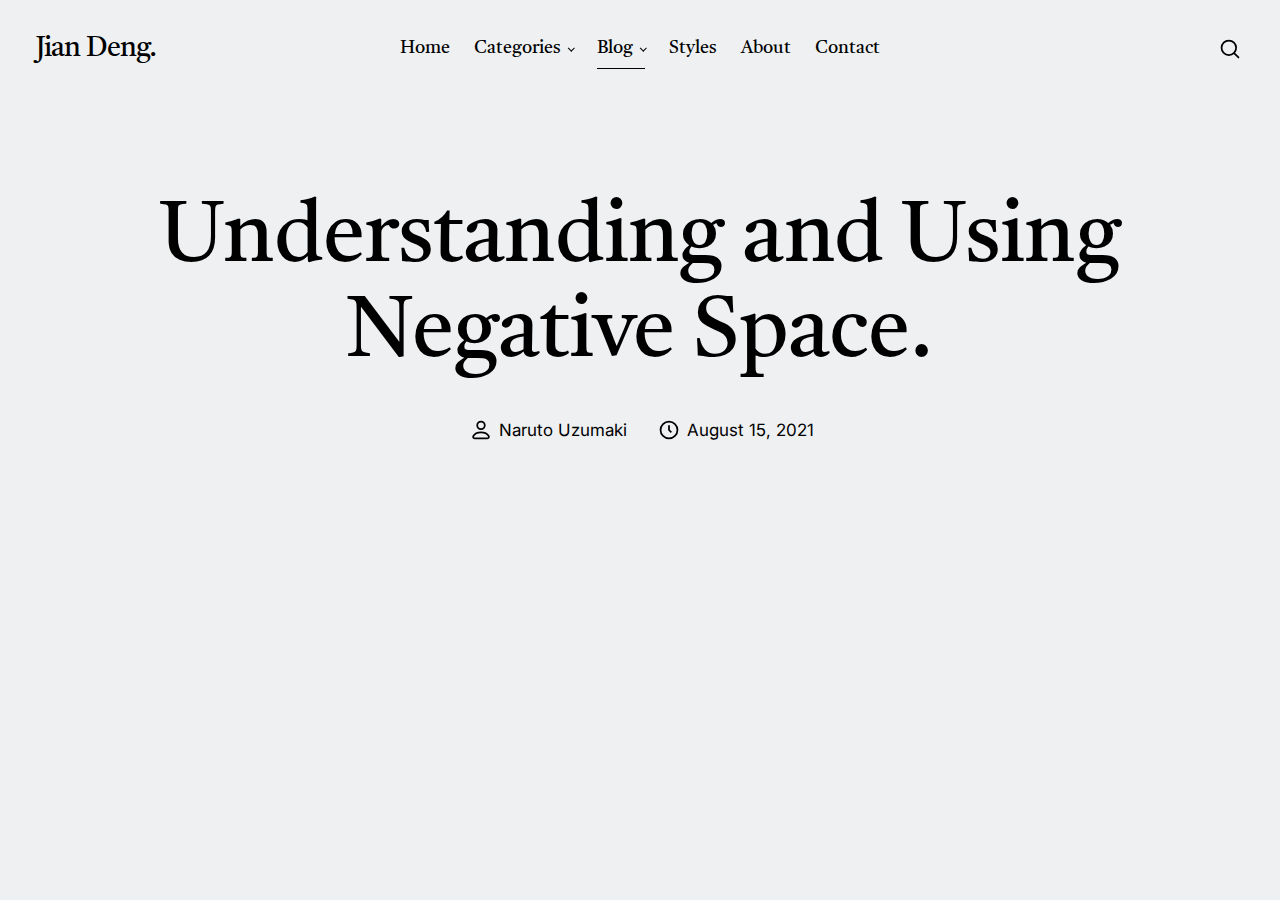
<file: blogTemplate.html>
<!DOCTYPE html>
<html lang="en" class="no-js" >
<head>

    <!--- basic page needs
    ================================================== -->
    <meta charset="utf-8">
    <meta name="viewport" content="width=device-width, initial-scale=1">
    <title>Standard Post - Spurgeon</title>

    <script>
        document.documentElement.classList.remove('no-js');
        document.documentElement.classList.add('js');
    </script>

    <!-- CSS
    ================================================== -->
    <link rel="stylesheet" href="css/vendor.css">
    <link rel="stylesheet" href="css/styles.css">

    <!-- favicons
    ================================================== -->
    <link rel="apple-touch-icon" sizes="180x180" href="apple-touch-icon.png">
    <link rel="icon" type="image/png" sizes="32x32" href="favicon-32x32.png">
    <link rel="icon" type="image/png" sizes="16x16" href="favicon-16x16.png">
    <link rel="manifest" href="site.webmanifest">

</head>

<body id="top">


<!-- preloader
================================================== -->
<div id="preloader">
    <div id="loader" class="dots-fade">
        <div></div>
        <div></div>
        <div></div>
    </div>
</div>


<!-- page wrap
================================================== -->
<div id="page" class="s-pagewrap">


    <!-- # site header
    ================================================== -->
    <header id="masthead" class="s-header">

        <div class="s-header__branding">
            <p class="site-title">
                <a href="index.html" rel="home">Jian Deng.</a>
            </p>
        </div>

        <div class="row s-header__navigation">

            <nav class="s-header__nav-wrap">

                <h3 class="s-header__nav-heading">Navigate to</h3>

                <ul class="s-header__nav">
                    <li><a href="index.html" title="">Home</a></li>
                    <li class="has-children">
                        <a href="#0" title="" class="">Categories</a>
                        <ul class="sub-menu">
                            <li><a href="category.html">Design</a></li>
                            <li><a href="category.html">Lifestyle</a></li>
                            <li><a href="category.html">Inspiration</a></li>
                            <li><a href="category.html">Work</a></li>
                            <li><a href="category.html">Health</a></li>
                            <li><a href="category.html">Photography</a></li>
                        </ul>
                    </li>
                    <li class="current-menu-item has-children">
                        <a href="#0" title="" class="">Blog</a>
                        <ul class="sub-menu">
                            <li><a href="single-standard.html">Standard Post</a></li>
                            <li><a href="single-video.html">Video Post</a></li>
                            <li><a href="single-audio.html">Audio Post</a></li>
                        </ul>
                    </li>
                    <li><a href="styles.html" title="">Styles</a></li>
                    <li><a href="about.html" title="">About</a></li>
                    <li><a href="contact.html" title="">Contact</a></li>
                </ul> <!-- end s-header__nav -->

            </nav> <!-- end s-header__nav-wrap -->

        </div> <!-- end s-header__navigation -->

        <div class="s-header__search">

            <div class="s-header__search-inner">
                <div class="row">

                    <form role="search" method="get" class="s-header__search-form" action="#">
                        <label>
                            <span class="u-screen-reader-text">Search for:</span>
                            <input type="search" class="s-header__search-field" placeholder="Search for..." value="" name="s" title="Search for:" autocomplete="off">
                        </label>
                        <input type="submit" class="s-header__search-submit" value="Search">
                    </form>

                    <a href="#0" title="Close Search" class="s-header__search-close">Close</a>

                </div> <!-- end row -->
            </div> <!-- s-header__search-inner -->

        </div> <!-- end s-header__search -->

        <a class="s-header__menu-toggle" href="#0"><span>Menu</span></a>
        <a class="s-header__search-trigger" href="#">
            <svg width="24" height="24" fill="none" viewBox="0 0 24 24">
                <path stroke="currentColor" stroke-linecap="round" stroke-linejoin="round" stroke-width="1.5" d="M19.25 19.25L15.5 15.5M4.75 11C4.75 7.54822 7.54822 4.75 11 4.75C14.4518 4.75 17.25 7.54822 17.25 11C17.25 14.4518 14.4518 17.25 11 17.25C7.54822 17.25 4.75 14.4518 4.75 11Z"></path>
            </svg>
        </a>

    </header> <!-- end s-header -->

    <div id="content" class="s-content s-content--blog">

        <div class="row entry-wrap">
            <div class="column lg-12">

                <article class="entry format-standard">

                    <header class="entry__header">

                        <h1 class="entry__title">
                            Understanding and Using Negative Space.
                        </h1>

                        <div class="entry__meta">
                            <div class="entry__meta-author">
                                <svg width="24" height="24" fill="none" viewBox="0 0 24 24">
                                    <circle cx="12" cy="8" r="3.25" stroke="currentColor" stroke-linecap="round" stroke-linejoin="round" stroke-width="1.5"></circle>
                                    <path stroke="currentColor" stroke-linecap="round" stroke-linejoin="round" stroke-width="1.5" d="M6.8475 19.25H17.1525C18.2944 19.25 19.174 18.2681 18.6408 17.2584C17.8563 15.7731 16.068 14 12 14C7.93201 14 6.14367 15.7731 5.35924 17.2584C4.82597 18.2681 5.70558 19.25 6.8475 19.25Z"></path>
                                </svg>
                                <a href="#">Naruto Uzumaki</a>
                            </div>
                            <div class="entry__meta-date">
                                <svg width="24" height="24" fill="none" viewBox="0 0 24 24">
                                    <circle cx="12" cy="12" r="7.25" stroke="currentColor" stroke-width="1.5"></circle>
                                    <path stroke="currentColor" stroke-width="1.5" d="M12 8V12L14 14"></path>
                                </svg>
                                August 15, 2021
                            </div>
                        </div>
                    </header>


                </article> <!-- end entry -->

            </div>
        </div> <!-- end entry-wrap -->
    </div> <!-- end s-content -->


    <!-- Java Script
    ================================================== -->
    <script src="js/plugins.js"></script>
    <script src="js/main.js"></script>
</div>
</body>
</html>
</file>
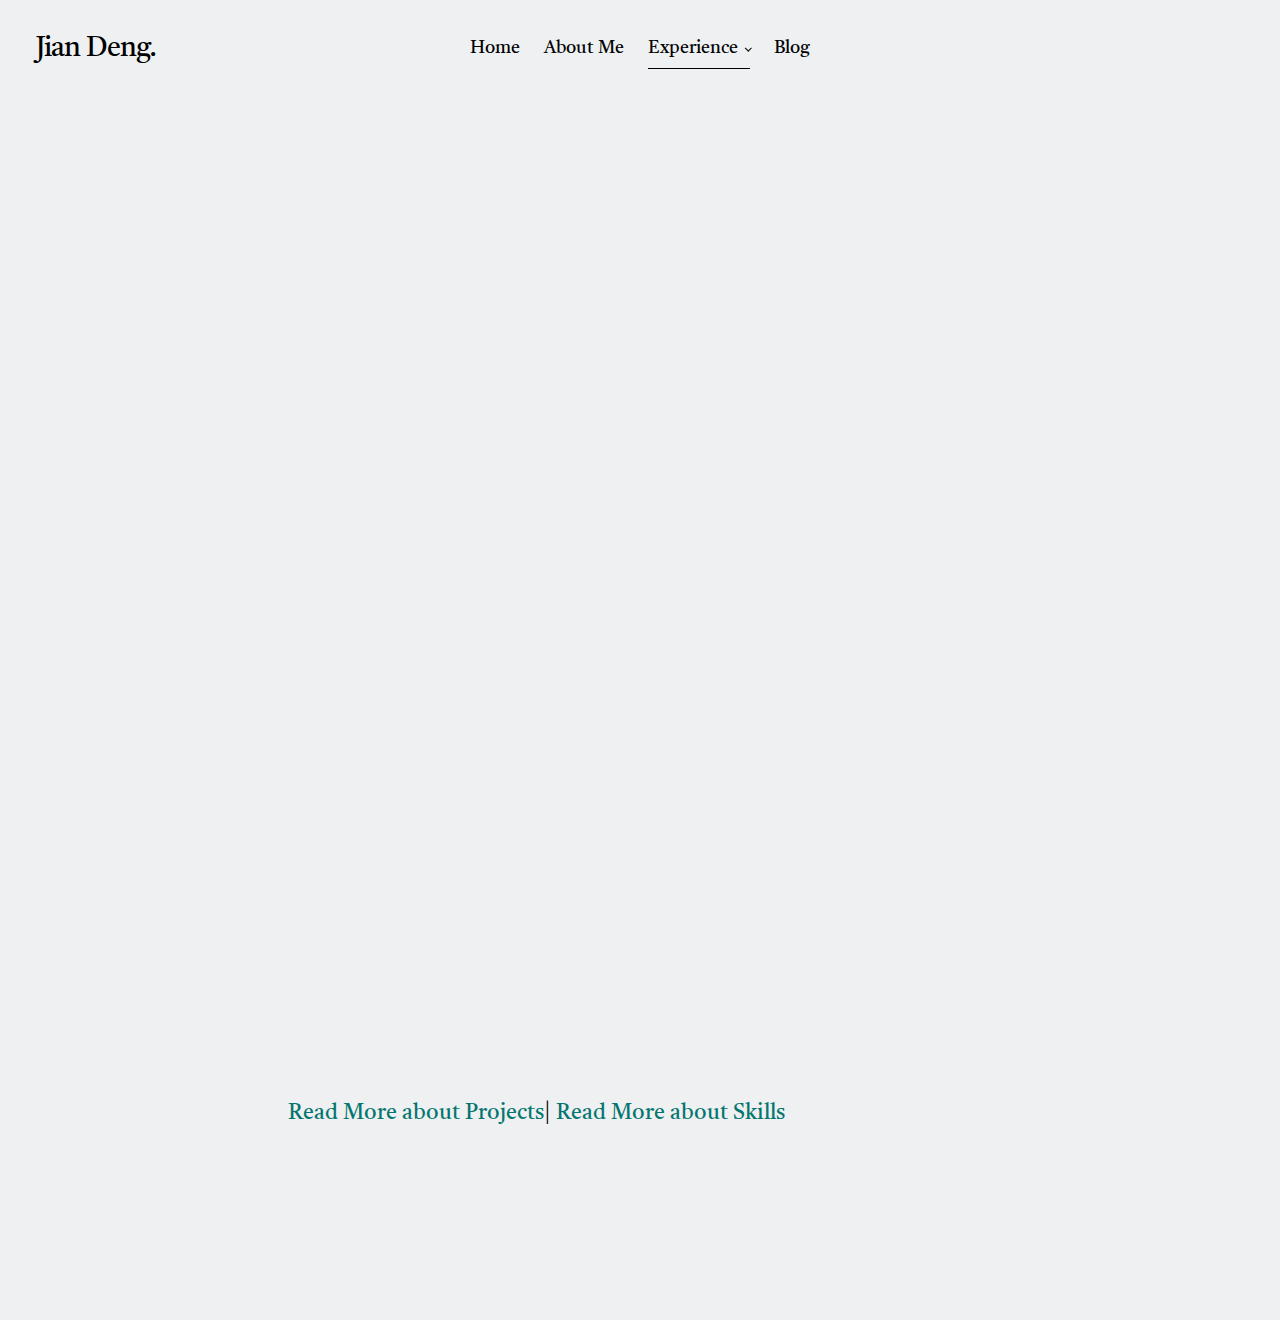
<file: career.html>
<!DOCTYPE html>
<html lang="en" class="no-js" >
<head>

    <!--- basic page needs
    ================================================== -->
    <meta charset="utf-8">
    <meta name="viewport" content="width=device-width, initial-scale=1">
    <title>Career - Jian Deng</title>

    <script>
        document.documentElement.classList.remove('no-js');
        document.documentElement.classList.add('js');
    </script>

    <!-- CSS
    ================================================== -->
    <link rel="stylesheet" href="css/vendor.css">
    <link rel="stylesheet" href="css/styles.css">

    <!-- favicons
    ================================================== -->
    <link rel="apple-touch-icon" sizes="180x180" href="apple-touch-icon.png">
    <link rel="icon" type="image/png" sizes="32x32" href="favicon-32x32.png">
    <link rel="icon" type="image/png" sizes="16x16" href="favicon-16x16.png">
    <link rel="manifest" href="site.webmanifest">
    <style>
        body {
            font-family: var(--font-1);
            font-size: calc(1.5rem * var(--multiplier));;
            font-weight: 400;
            line-height: var(--vspace-1);
            color: var(--color-text);
        }
        .timeline {
            position: relative;
            width: 80%;
        }

        .event {
            position: relative;
            padding: 20px;
            background-color: #fff;
            border-radius: 5px;
            margin-bottom: 20px;
            box-shadow: 0 2px 4px rgba(0, 0, 0, 0.1);
            opacity: 0;
            animation: fadeIn 0.5s ease-in-out forwards;
        }

        .event:nth-child(1) {
            animation-delay: 0.5s;
        }

        .event:nth-child(2) {
            animation-delay: 0.8s;
        }

        .event:nth-child(3) {
            animation-delay: 1.1s;
        }
        .event:nth-child(4) {
            animation-delay: 1.4s;
        }

        /* Add more nth-child rules for additional events */

        @keyframes fadeIn {
            to {
                opacity: 1;
            }
        }



        .event h5 {
            margin: 0 0 10px;
        }

        .event p {
            margin: 0;
        }

        .time {
            position: absolute;
            top: 50%;
            right: -120px;
            transform: translateY(-50%);
            width: 100px;
            text-align: center;
            color: #333;
        }
    </style>
</head>

<body id="top">


<!-- preloader
================================================== -->
<div id="preloader">
    <div id="loader" class="dots-fade">
        <div></div>
        <div></div>
        <div></div>
    </div>
</div>


<!-- page wrap
================================================== -->
<div id="page" class="s-pagewrap">


    <!-- # site header
    ================================================== -->
    <header id="masthead" class="s-header">

        <div class="s-header__branding">
            <p class="site-title">
                <a href="index.html" rel="home">Jian Deng.</a>
            </p>
        </div>

        <div class="row s-header__navigation">

            <nav class="s-header__nav-wrap">

                <h3 class="s-header__nav-heading">Navigate to</h3>

                <ul class="s-header__nav">
                    <li ><a href="index.html" title="">Home</a></li>
                    <li >
                        <a href="introduction.html" title="" class="">About Me</a>
                    </li>
                    <li class="has-children current-menu-item">
                        <a title="" class="">Experience</a>
                        <ul class="sub-menu">
                            <li><a href="career.html">Career</a></li>
                            <li><a href="projects.html">Projects</a></li>
                            <li><a href="skills.html">Skills</a></li>
                        </ul>
                    </li>
                    <li >
                        <a href="blogList.html" title="" class="">Blog</a>
                    </li>
                </ul> <!-- end s-header__nav -->

            </nav> <!-- end s-header__nav-wrap -->

        </div> <!-- end s-header__navigation -->

        <a class="s-header__menu-toggle" href="#0"><span>Menu</span></a>

    </header> <!-- end s-header -->

    <div id="content" class="s-content s-content--blog">

        <div class="row entry-wrap">
            <div class="timeline">
                <div class="event">
                    <h5><dt><strong>Beijing Digital Union</strong></dt></h5>
                    <div><strong>Website:</strong> https://www.shuzilm.cn/</div>
                    <div><strong>Department: </strong>Big Data Department </div>
                    <div><strong>Position:</strong> Java/Python Backend Developer</div>
                    <div><strong>City:</strong> Beijing, China</div>
                    <div class="time">Present <p>|</p> August 2018</div>
                </div>
                <div class="event">
                    <h5><dt><strong>Business-intelligence of Oriental Nations Corporation</strong></dt></h5>
                    <div><strong>Website:</strong> https://www.bonc.com.cn/</div>
                    <div><strong>Department: </strong> Unicom Business Department </div>
                    <div><strong>Position:</strong> Full Stack Developer</div>
                    <div><strong>City:</strong> Beijing, China</div>
                    <div class="time">August 2018 <p>|</p> June 2017</div>
                </div>

                <div class="event">
                    <h5><dt><strong>Beijing Haihai Technology / Beijing Dingding Technology</strong></dt></h5>
                    <div><strong>Department: </strong>  IT Department </div>
                    <div><strong>Position:</strong> Java Backend Developer</div>
                    <div><strong>City:</strong> Beijing, China</div>
                    <div class="time">June 2017 <p>|</p> June 2016</div>
                </div>

                <div class="event">
                    <h5><dt><strong>Shanghai Sinitek Computer Technology</strong></dt></h5>
                    <div><strong>Website:</strong> https://www.sinitek.com/</div>
                    <div><strong>Department: </strong>  IT Department </div>
                    <div><strong>Position:</strong> Java Backend Developer</div>
                    <div><strong>City:</strong> Beijing, China</div>
                    <div class="time">June 2016 <p>|</p> April 2015</div>
                </div>
                <figcaption>
                    <h5>
                        <a href="projects.html">Read More about Projects</a>|
                        <a href="skills.html">Read More about Skills</a>
                    </h5>
                </figcaption>
                <!-- Add more events as needed -->
            </div>
        </div>

    </div> <!-- end s-content -->


    <!-- Java Script
    ================================================== -->
    <script src="js/plugins.js"></script>
    <script src="js/main.js"></script>
</div>
</body>
</html>
</file>
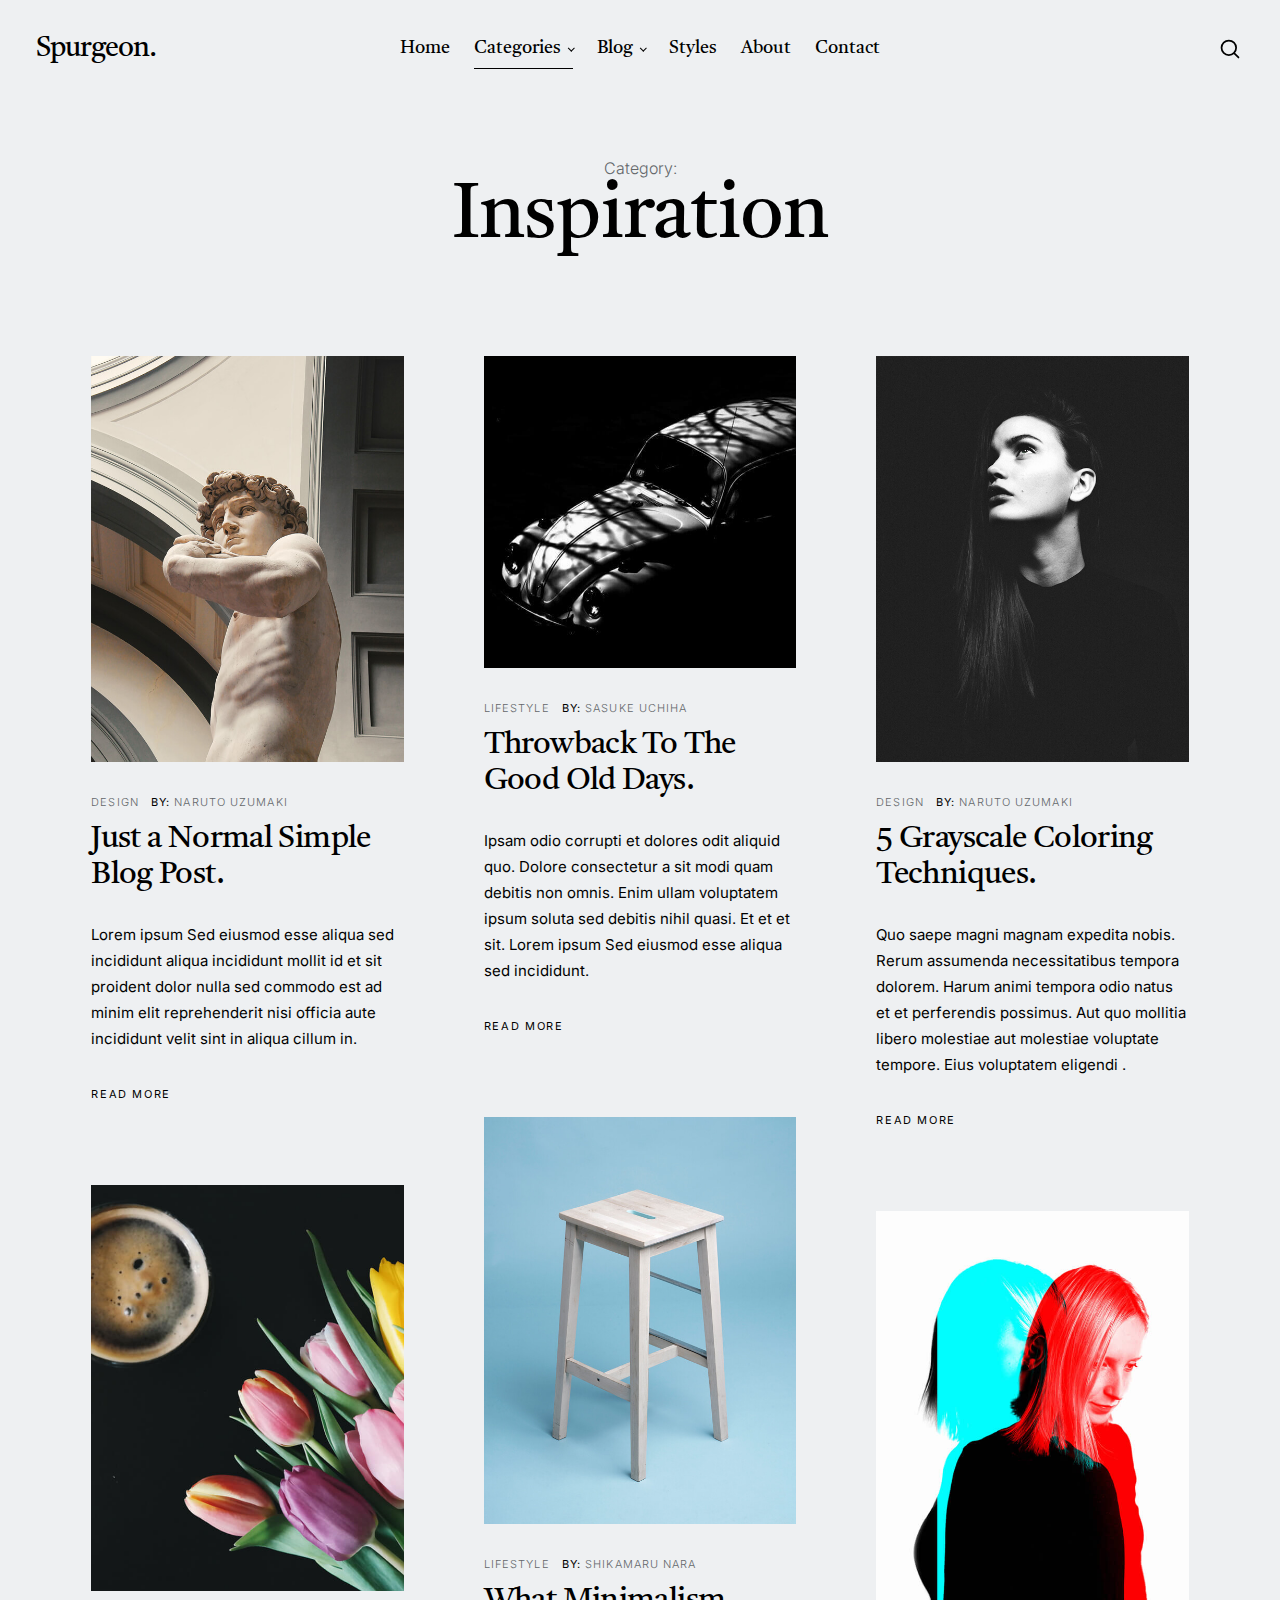
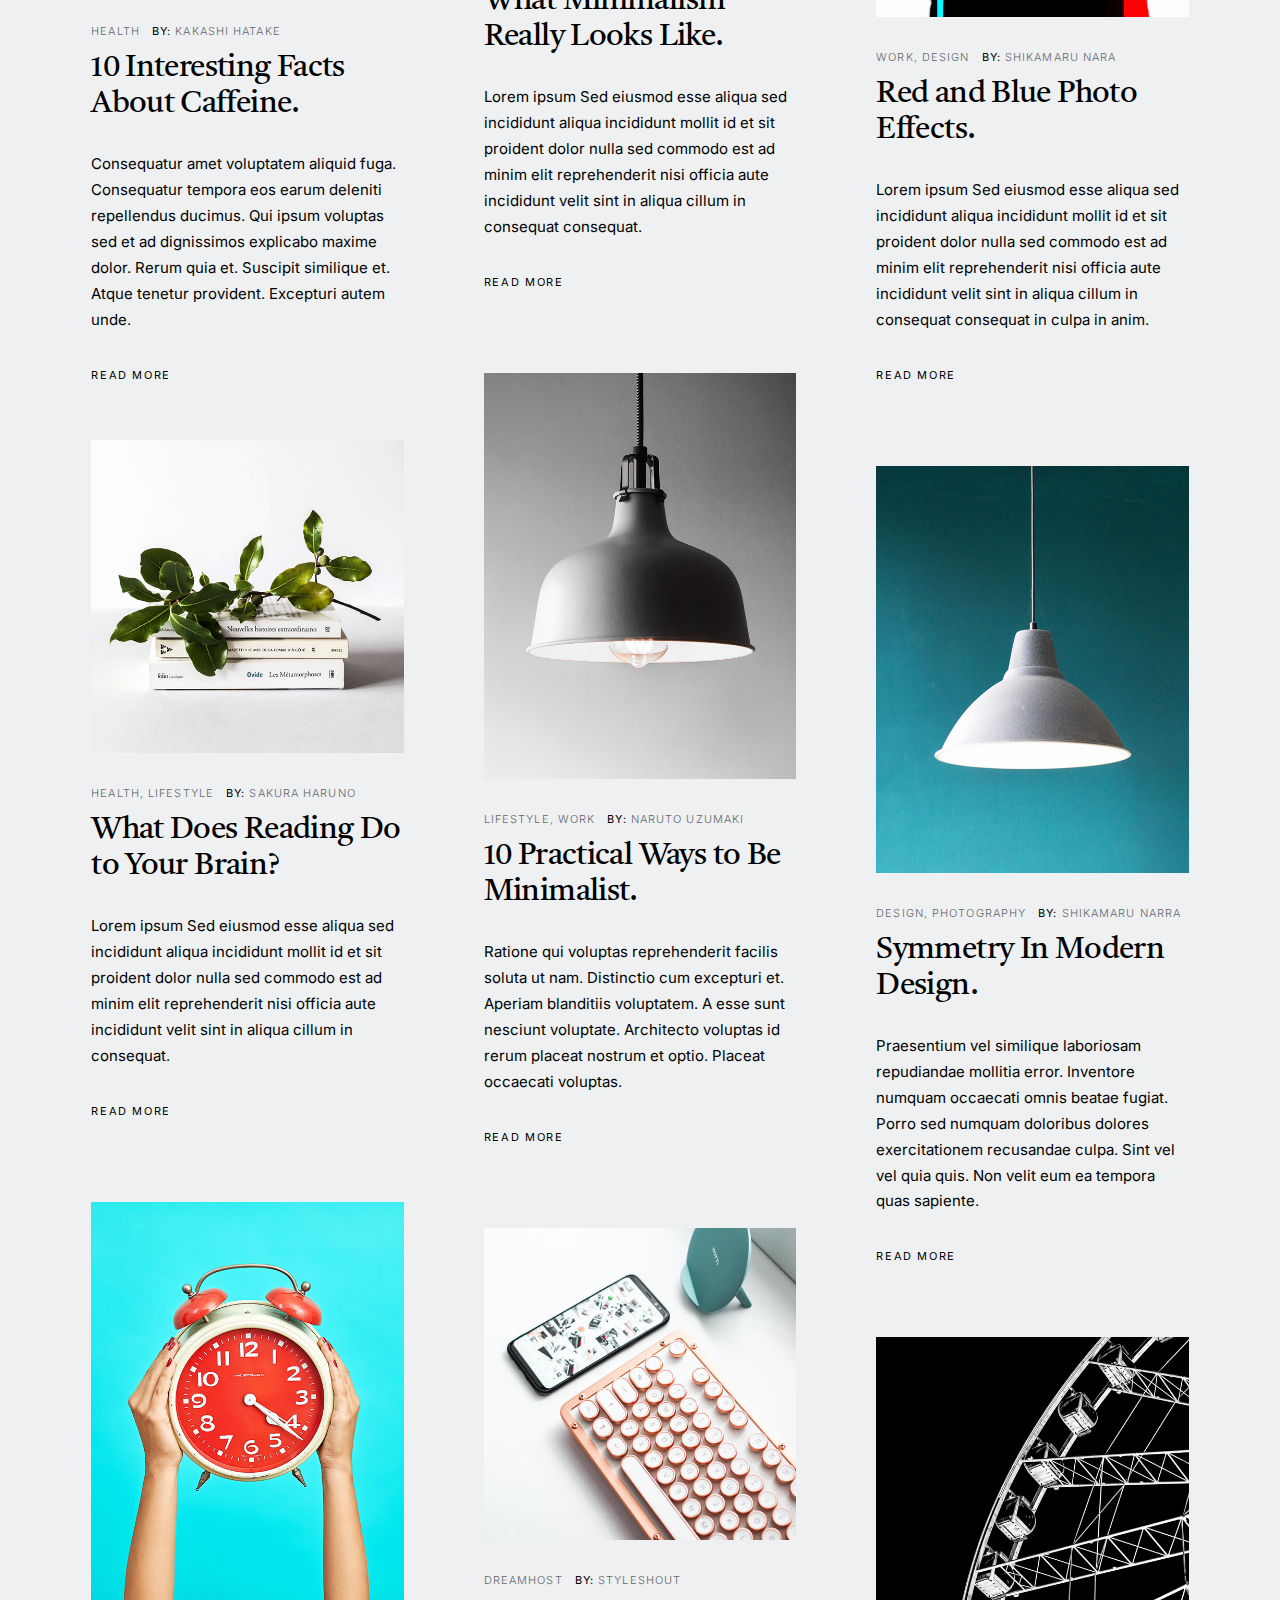
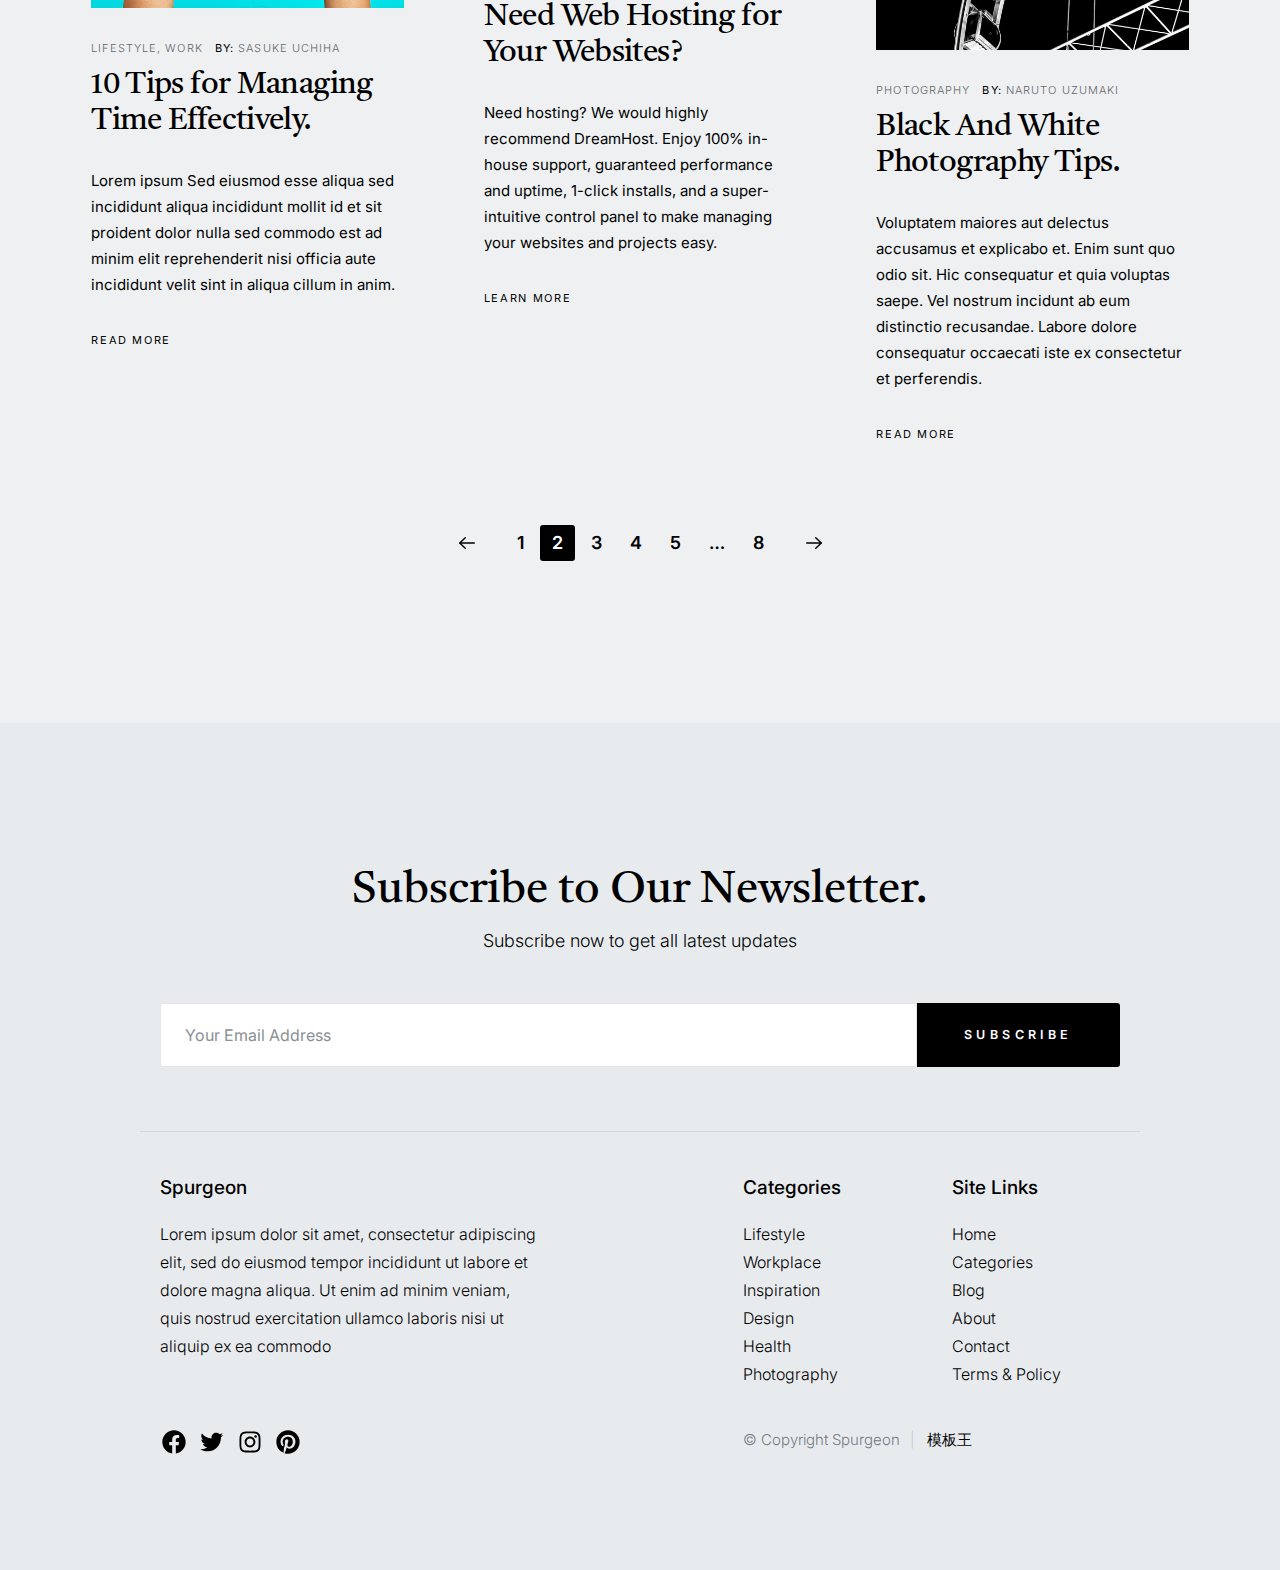
<file: category.html>
<!DOCTYPE html>
<html lang="en" class="no-js" >
<head>

    <!--- basic page needs
    ================================================== -->
    <meta charset="utf-8">
    <meta name="viewport" content="width=device-width, initial-scale=1">
    <title>Category - Spurgeon</title>

    <script>
        document.documentElement.classList.remove('no-js');
        document.documentElement.classList.add('js');
    </script>

    <!-- CSS
    ================================================== -->
    <link rel="stylesheet" href="css/vendor.css">
    <link rel="stylesheet" href="css/styles.css">

    <!-- favicons
    ================================================== -->
    <link rel="apple-touch-icon" sizes="180x180" href="apple-touch-icon.png">
    <link rel="icon" type="image/png" sizes="32x32" href="favicon-32x32.png">
    <link rel="icon" type="image/png" sizes="16x16" href="favicon-16x16.png">
    <link rel="manifest" href="site.webmanifest">

</head>

<body id="top">


    <!-- preloader
    ================================================== -->
    <div id="preloader">
        <div id="loader" class="dots-fade">
            <div></div>
            <div></div>
            <div></div>
        </div>
    </div>


    <!-- page wrap
    ================================================== -->
    <div id="page" class="s-pagewrap">


        <!-- # site header 
        ================================================== -->
        <header id="masthead" class="s-header">

            <div class="s-header__branding">
                <p class="site-title">
                    <a href="index.html" rel="home">Spurgeon.</a>
                </p>
            </div>

            <div class="row s-header__navigation">

                <nav class="s-header__nav-wrap">
    
                    <h3 class="s-header__nav-heading">Navigate to</h3>
    
                    <ul class="s-header__nav">
                        <li><a href="index.html" title="">Home</a></li>
                        <li class="current-menu-item has-children">
                            <a href="#0" title="" class="">Categories</a>
                            <ul class="sub-menu">
                                <li><a href="category.html">Design</a></li>
                                <li><a href="category.html">Lifestyle</a></li>
                                <li><a href="category.html">Inspiration</a></li>
                                <li><a href="category.html">Work</a></li>
                                <li><a href="category.html">Health</a></li>
                                <li><a href="category.html">Photography</a></li>
                            </ul>
                        </li>
                        <li class="has-children">
                            <a href="#0" title="" class="">Blog</a>
                            <ul class="sub-menu">
                                <li><a href="single-standard.html">Standard Post</a></li>
                                <li><a href="single-video.html">Video Post</a></li>
                                <li><a href="single-audio.html">Audio Post</a></li>
                            </ul>
                        </li>
                        <li><a href="styles.html" title="">Styles</a></li>
                        <li><a href="about.html" title="">About</a></li>
                        <li><a href="contact.html" title="">Contact</a></li>
                    </ul> <!-- end s-header__nav -->

                </nav> <!-- end s-header__nav-wrap -->
    
            </div> <!-- end s-header__navigation -->

            <div class="s-header__search">

                <div class="s-header__search-inner">
                    <div class="row">
    
                        <form role="search" method="get" class="s-header__search-form" action="#">
                            <label>
                                <span class="u-screen-reader-text">Search for:</span>
                                <input type="search" class="s-header__search-field" placeholder="Search for..." value="" name="s" title="Search for:" autocomplete="off">
                            </label>
                            <input type="submit" class="s-header__search-submit" value="Search"> 
                        </form>
    
                        <a href="#0" title="Close Search" class="s-header__search-close">Close</a>
    
                    </div> <!-- end row -->
                </div> <!-- s-header__search-inner -->
    
            </div> <!-- end s-header__search -->

            <a class="s-header__menu-toggle" href="#0"><span>Menu</span></a>
            <a class="s-header__search-trigger" href="#">
                <svg width="24" height="24" fill="none" viewBox="0 0 24 24">
                    <path stroke="currentColor" stroke-linecap="round" stroke-linejoin="round" stroke-width="1.5" d="M19.25 19.25L15.5 15.5M4.75 11C4.75 7.54822 7.54822 4.75 11 4.75C14.4518 4.75 17.25 7.54822 17.25 11C17.25 14.4518 14.4518 17.25 11 17.25C7.54822 17.25 4.75 14.4518 4.75 11Z"></path>
                </svg>
            </a>

        </header> <!-- end s-header -->


        <!-- # site-content
        ================================================== -->
        <section id="content" class="s-content">


            <!-- pageheader -->
            <div class="s-pageheader">
                <div class="row">
                    <div class="column large-12">
                        <h1 class="page-title">
                            <span class="page-title__small-type">Category:</span>
                            Inspiration
                        </h1>
                    </div>
                </div>
            </div> <!-- end s-pageheader-->


            <!--  masonry -->
            <div id="bricks" class="bricks">

                <div class="masonry">

                    <div class="bricks-wrapper" data-animate-block>

                        <div class="grid-sizer"></div>

                        <article class="brick entry" data-animate-el>
        
                            <div class="entry__thumb">
                                <a href="single-standard.html" class="thumb-link">
                                    <img src="images/thumbs/masonry/statue-600.jpg" 
                                        srcset="images/thumbs/masonry/statue-600.jpg 1x, images/thumbs/masonry/statue-1200.jpg 2x" alt="">
                                </a>
                            </div> <!-- end entry__thumb -->
        
                            <div class="entry__text">
                                <div class="entry__header">
                                    <div class="entry__meta">
                                        <span class="cat-links">
                                            <a href="#">Design</a>
                                        </span>
                                        <span class="byline">
                                            By:
                                            <a href="#0">Naruto Uzumaki</a>
                                        </span>
                                    </div>
                                    <h1 class="entry__title"><a href="single-standard.html">Just a Normal Simple Blog Post.</a></h1>
                                 </div>
                                <div class="entry__excerpt">
                                    <p>
                                    Lorem ipsum Sed eiusmod esse aliqua sed incididunt aliqua incididunt mollit id et sit proident dolor nulla 
                                    sed commodo est ad minim elit reprehenderit nisi officia aute incididunt velit sint in aliqua cillum in.
                                    </p>
                                </div>
                                <a class="entry__more-link" href="#0">Read More</a>
                            </div> <!-- end entry__text -->
                        
                        </article> <!-- end article -->

                        <article class="brick entry" data-animate-el>
        
                            <div class="entry__thumb">
                                <a href="single-standard.html" class="thumb-link">
                                    <img src="images/thumbs/masonry/beetle-600.jpg" 
                                        srcset="images/thumbs/masonry/beetle-600.jpg 1x, images/thumbs/masonry/beetle-1200.jpg 2x" alt="">
                                </a>
                            </div> <!-- end entry__thumb -->
        
                            <div class="entry__text">
                                <div class="entry__header">
                                    <div class="entry__meta">
                                        <span class="cat-links">
                                            <a href="#">Lifestyle</a>
                                        </span>
                                        <span class="post-date">
                                            By:
                                            <a href="#0">Sasuke Uchiha</a>
                                        </span>
                                    </div>
                                    <h1 class="entry__title"><a href="single-standard.html">Throwback To The Good Old Days.</a></h1>
                                </div>
                                <div class="entry__excerpt">
                                    <p>
                                    Ipsam odio corrupti et dolores odit aliquid quo. Dolore consectetur a sit modi quam debitis non omnis. Enim ullam 
                                    voluptatem ipsum soluta sed debitis nihil quasi. Et et et sit. Lorem ipsum Sed eiusmod esse aliqua sed incididunt.
                                    </p>
                                </div>
                                <a class="entry__more-link" href="#0">Read More</a>
                            </div> <!-- end entry__text -->
                        
                        </article> <!-- end article -->

                        <article class="brick entry" data-animate-el>
            
                            <div class="entry__thumb">
                                <a href="single-standard.html" class="thumb-link">
                                    <img src="images/thumbs/masonry/grayscale-600.jpg" 
                                        srcset="images/thumbs/masonry/grayscale-600.jpg 1x, images/thumbs/masonry/grayscale-1200.jpg 2x" alt="">
                                </a>
                            </div> <!-- end entry__thumb -->
            
                            <div class="entry__text">
                                <div class="entry__header">
                                    <div class="entry__meta">
                                        <span class="cat-links">
                                            <a href="#">Design</a>
                                        </span>
                                        <span class="byline">
                                            By:
                                            <a href="#0">Naruto Uzumaki</a>
                                        </span>
                                    </div>
                                    <h1 class="entry__title"><a href="single-standard.html">5  Grayscale Coloring Techniques.</a></h1>
                                </div>
                                <div class="entry__excerpt">
                                    <p>
                                    Quo saepe magni magnam expedita nobis. Rerum assumenda necessitatibus tempora dolorem. Harum animi tempora odio natus et 
                                    et perferendis possimus. Aut quo mollitia libero molestiae aut molestiae voluptate tempore. Eius voluptatem eligendi .
                                    </p>
                                </div>
                                <a class="entry__more-link" href="#0">Read More</a>
                            </div> <!-- end entry__text -->
                            
                        </article> <!-- end article -->

                        <article class="brick entry" data-animate-el>
            
                            <div class="entry__thumb">
                                <a href="single-standard.html" class="thumb-link">
                                    <img src="images/thumbs/masonry/woodcraft-600.jpg" 
                                        srcset="images/thumbs/masonry/woodcraft-600.jpg 1x, images/thumbs/masonry/woodcraft-1200.jpg 2x" alt="">
                                </a>
                            </div> <!-- end entry__thumb -->
            
                            <div class="entry__text">
                                <div class="entry__header">
                                    <div class="entry__meta">
                                        <span class="cat-links">
                                            <a href="#">Lifestyle</a>
                                        </span>
                                        <span class="byline">
                                            By:
                                            <a href="#0">Shikamaru Nara</a>
                                        </span>
                                    </div>
                                    <h1 class="entry__title"><a href="single-standard.html">What Minimalism Really Looks Like.</a></h1>
                                 </div>
                                <div class="entry__excerpt">
                                    <p>
                                    Lorem ipsum Sed eiusmod esse aliqua sed incididunt aliqua incididunt mollit id et sit proident dolor nulla sed commodo 
                                    est ad minim elit reprehenderit nisi officia aute incididunt velit sint in aliqua cillum in consequat consequat.
                                    </p>
                                </div>
                                <a class="entry__more-link" href="#0">Read More</a>
                            </div> <!-- end entry__text -->
            
                        </article> <!-- end entry -->
        
                        <article class="brick entry" data-animate-el>
        
                            <div class="entry__thumb">
                                <a href="single-standard.html" class="thumb-link">
                                    <img src="images/thumbs/masonry/tulips-600.jpg" 
                                        srcset="images/thumbs/masonry/tulips-600.jpg 1x, images/thumbs/masonry/tulips-1200.jpg 2x" alt="">
                                </a>
                            </div>  <!-- end entry__thumb -->
        
                            <div class="entry__text">
                                <div class="entry__header">
                                    <div class="entry__meta">
                                        <span class="cat-links">
                                            <a href="#">Health</a>
                                        </span>
                                        <span class="byline">
                                            By:
                                            <a href="#0">Kakashi Hatake</a>
                                        </span>
                                    </div>
                                    <h1 class="entry__title"><a href="single-standard.html">10 Interesting Facts About Caffeine.</a></h1>
                                </div>
                                <div class="entry__excerpt">
                                    <p>
                                    Consequatur amet voluptatem aliquid fuga. Consequatur tempora eos earum deleniti repellendus ducimus. Qui ipsum voluptas 
                                    sed et ad dignissimos explicabo maxime dolor. Rerum quia et. Suscipit similique et. Atque tenetur provident. Excepturi 
                                    autem unde.
                                    </p>
                                </div>
                                <a class="entry__more-link" href="#0">Read More</a>
                            </div> <!-- end entry__text -->
                        
                        </article> <!-- end article -->

                        

                        <article class="brick entry" data-animate-el>
        
                            <div class="entry__thumb">
                                <a href="single-standard.html" class="thumb-link">
                                    <img src="images/thumbs/masonry/red-and-blue-600.jpg" 
                                        srcset="images/thumbs/masonry/red-and-blue-600.jpg 1x, images/thumbs/masonry/red-and-blue-1200.jpg 2x" alt="">
                                </a>
                            </div> <!-- end entry__thumb -->
        
                            <div class="entry__text">
                                <div class="entry__header">
                                    <div class="entry__meta">
                                        <span class="cat-links">
                                            <a href="#">Work</a> 
                                            <a href="#">Design</a>
                                        </span>
                                        <span class="byline">
                                            By:
                                            <a href="#0">Shikamaru Nara</a>
                                        </span>
                                    </div>
                                    <h1 class="entry__title"><a href="single-standard.html">Red and Blue Photo Effects.</a></h1>
                                </div>
                                <div class="entry__excerpt">
                                    <p>
                                    Lorem ipsum Sed eiusmod esse aliqua sed incididunt aliqua incididunt mollit id et sit proident dolor nulla sed commodo 
                                    est ad minim elit reprehenderit nisi officia aute incididunt velit sint in aliqua cillum in consequat consequat in
                                    culpa in anim.
                                    </p>
                                </div>
                                <a class="entry__more-link" href="#0">Read More</a>
                            </div> <!-- end entry__text -->
                        
                        </article> <!-- end article -->
        
                        <article class="brick entry" data-animate-el>
                
                            <div class="entry__thumb">
                                <a href="single-standard.html" class="thumb-link">
                                    <img src="images/thumbs/masonry/white-lamp-600.jpg" 
                                        srcset="images/thumbs/masonry/white-lamp-600.jpg 1x, images/thumbs/masonry/white-lamp-1200.jpg 2x" alt="">
                                </a>
                            </div> <!-- end entry__thumb -->
                
                            <div class="entry__text">
                                <div class="entry__header">
                                    <div class="entry__meta">
                                        <span class="cat-links">
                                            <a href="#">Lifestyle</a>
                                            <a href="#">Work</a>
                                        </span>
                                        <span class="byline">
                                            By:
                                            <a href="#0">Naruto Uzumaki</a>
                                        </span>
                                    </div>
                                    <h1 class="entry__title"><a href="single-standard.html">10 Practical Ways to Be Minimalist.</a></h1>
                                </div>
                                <div class="entry__excerpt">
                                    <p>
                                    Ratione qui voluptas reprehenderit facilis soluta ut nam. Distinctio cum excepturi et. Aperiam blanditiis voluptatem.
                                    A esse sunt nesciunt voluptate. Architecto voluptas id rerum placeat nostrum et optio. Placeat occaecati voluptas.
                                    </p>
                                </div>
                                <a class="entry__more-link" href="#0">Read More</a>
                            </div> <!-- end entry__text -->
                                
                        </article> <!-- end article -->
        
                        <article class="brick entry" data-animate-el>
        
                            <div class="entry__thumb">
                                <a href="single-standard.html" class="thumb-link">
                                    <img src="images/thumbs/masonry/books-600.jpg" 
                                        srcset="images/thumbs/masonry/books-600.jpg 1x, images/thumbs/masonry/books-1200.jpg 2x" alt="">
                                </a>
                            </div> <!-- end entry__thumb -->
        
                            <div class="entry__text">
                                <div class="entry__header">
                                    <div class="entry__meta">
                                        <span class="cat-links">
                                            <a href="#">Health</a>
                                            <a href="#">Lifestyle</a>
                                        </span>
                                        <span class="byline">
                                            By:
                                            <a href="#0">Sakura Haruno</a>
                                        </span>
                                    </div>
                                    <h1 class="entry__title"><a href="single-standard.html">What Does Reading Do to Your Brain?</a></h1>
                                </div>
                                <div class="entry__excerpt">
                                    <p>
                                    Lorem ipsum Sed eiusmod esse aliqua sed incididunt aliqua incididunt mollit id et sit proident dolor nulla sed 
                                    commodo est ad minim elit reprehenderit nisi officia aute incididunt velit sint in aliqua cillum in consequat.
                                    </p>
                                </div>
                                <a class="entry__more-link" href="#0">Read More</a>
                            </div> <!-- end entry__text -->
                        
                        </article> <!-- end article -->
        
                        <article class="brick entry" data-animate-el>
        
                            <div class="entry__thumb">
                                <a href="single-standard.html" class="thumb-link">
                                    <img src="images/thumbs/masonry/lamp-600.jpg" 
                                        srcset="images/thumbs/masonry/lamp-600.jpg 1x, images/thumbs/masonry/lamp-1200.jpg 2x" alt="">
                                </a>
                            </div> <!-- end entry__thumb -->
        
                            <div class="entry__text">
                                <div class="entry__header">
                                    <div class="entry__meta">
                                        <span class="cat-links">
                                            <a href="#">Design</a>
                                            <a href="#">Photography</a>
                                        </span>
                                        <span class="byline">
                                            By:
                                            <a href="#0">Shikamaru Narra</a>
                                        </span>
                                    </div>
                                    <h1 class="entry__title"><a href="single-standard.html">Symmetry In Modern Design.</a></h1>
                                </div>
                                <div class="entry__excerpt">
                                    <p>
                                    Praesentium vel similique laboriosam repudiandae mollitia error. Inventore numquam occaecati omnis beatae fugiat. 
                                    Porro sed numquam doloribus dolores exercitationem recusandae culpa. Sint vel vel quia quis. Non velit eum ea 
                                    tempora quas sapiente.
                                    </p>
                                </div>
                                <a class="entry__more-link" href="#0">Read More</a>
                            </div> <!-- end entry__text -->
                        
                        </article> <!-- end article -->

                        <article class="brick entry" data-animate-el>
        
                            <div class="entry__thumb">
                                <a href="single-standard.html" class="thumb-link">
                                    <img src="images/thumbs/masonry/clock-600.jpg" 
                                        srcset="images/thumbs/masonry/clock-600.jpg 1x, images/thumbs/masonry/clock-1200.jpg 2x" alt="">
                                </a>
                            </div> <!-- end entry__thumb -->
        
                            <div class="entry__text">
                                <div class="entry__header">
                                    <div class="entry__meta">
                                        <span class="cat-links">
                                            <a href="#">Lifestyle</a>
                                            <a href="#">Work</a>
                                        </span>
                                        <span class="byline">
                                            By:
                                            <a href="#0">Sasuke Uchiha</a>
                                        </span>
                                    </div>
                                    <h1 class="entry__title"><a href="single-standard.html">10 Tips for Managing Time Effectively.</a></h1>
                                </div>
                                <div class="entry__excerpt">
                                    <p>
                                    Lorem ipsum Sed eiusmod esse aliqua sed incididunt aliqua incididunt mollit id et sit proident dolor nulla 
                                    sed commodo est ad minim elit reprehenderit nisi officia aute incididunt velit sint in aliqua cillum in anim.
                                    </p>
                                </div>
                                <a class="entry__more-link" href="#0">Read More</a>
                            </div> <!-- end entry__text -->
                        
                        </article> <!-- end article -->

                        

                        <article class="brick entry" data-animate-el>
        
                            <div class="entry__thumb">
                                <a href="single-standard.html" class="thumb-link">
                                    <img src="images/thumbs/masonry/phone-and-keyboard-600.jpg" 
                                        srcset="images/thumbs/masonry/phone-and-keyboard-600.jpg 1x, images/thumbs/masonry/phone-and-keyboard-1200.jpg 2x" alt="">
                                </a>
                            </div> <!-- end entry__thumb -->
        
                            <div class="entry__text">
                                <div class="entry__header">
                                    <div class="entry__meta">
                                        <span class="cat-links">
                                            <a href="#">Dreamhost</a>
                                        </span>
                                        <span class="byline">
                                            By:
                                            <a href="#0">StyleShout</a>
                                        </span>
                                    </div>
                                    <h1 class="entry__title"><a href="#">Need Web Hosting for Your Websites?</a></h1>
                                </div>
                                <div class="entry__excerpt">
                                    <p>
                                    Need hosting? We would highly recommend DreamHost.
                                    Enjoy 100% in-house support, guaranteed performance and uptime, 1-click installs, and a super-intuitive control 
                                    panel to make managing your websites and projects easy.
                                    </p>
                                </div>
                                <a class="entry__more-link" href="#">Learn More</a>
                            </div> <!-- end entry__text -->
                        
                        </article> <!-- end article -->

                        <article class="brick entry" data-animate-el>
        
                            <div class="entry__thumb">
                                <a href="single-standard.html" class="thumb-link">
                                    <img src="images/thumbs/masonry/wheel-600.jpg" 
                                        srcset="images/thumbs/masonry/wheel-600.jpg 1x, images/thumbs/masonry/wheel-1200.jpg 2x" alt="">
                                </a>
                            </div> <!-- end entry__thumb -->
        
                            <div class="entry__text">
                                <div class="entry__header">
                                    <div class="entry__meta">
                                        <span class="cat-links">
                                            <a href="#">Photography</a> 
                                        </span>
                                        <span class="byline">
                                            By:
                                            <a href="#0">Naruto Uzumaki</a>
                                        </span>
                                    </div>
                                    <h1 class="entry__title"><a href="single-standard.html">Black And White Photography Tips.</a></h1>
                                </div>
                                <div class="entry__excerpt">
                                    <p>
                                    Voluptatem maiores aut delectus accusamus et explicabo et. Enim sunt quo odio sit. Hic consequatur et quia voluptas saepe. 
                                    Vel nostrum incidunt ab eum distinctio recusandae. Labore dolore consequatur occaecati iste ex consectetur et perferendis.
                                    </p>
                                </div>
                                <a class="entry__more-link" href="#0">Read More</a>
                            </div> <!-- end entry__text -->
                        
                        </article> <!-- end article -->

                    </div> <!-- end bricks-wrapper -->

                </div> <!-- end masonry-->


                <!-- pagination -->
                <div class="row pagination">
                    <div class="column lg-12">
                        <nav class="pgn">
                            <ul>
                                <li>
                                    <a class="pgn__prev" href="#0">
                                        <svg width="24" height="24" fill="none" viewBox="0 0 24 24">
                                            <path stroke="currentColor" stroke-linecap="round" stroke-linejoin="round" stroke-width="1.5" d="M10.25 6.75L4.75 12L10.25 17.25"></path>
                                            <path stroke="currentColor" stroke-linecap="round" stroke-linejoin="round" stroke-width="1.5" d="M19.25 12H5"></path>
                                        </svg>
                                    </a>
                                </li>
                                <li><a class="pgn__num" href="#0">1</a></li>
                                <li><span class="pgn__num current">2</span></li>
                                <li><a class="pgn__num" href="#0">3</a></li>
                                <li><a class="pgn__num" href="#0">4</a></li>
                                <li><a class="pgn__num" href="#0">5</a></li>
                                <li><span class="pgn__num dots">…</span></li>
                                <li><a class="pgn__num" href="#0">8</a></li>
                                <li>
                                    <a class="pgn__next" href="#0">
                                        <svg width="24" height="24" fill="none" viewBox="0 0 24 24">
                                            <path stroke="currentColor" stroke-linecap="round" stroke-linejoin="round" stroke-width="1.5" d="M13.75 6.75L19.25 12L13.75 17.25"></path>
                                            <path stroke="currentColor" stroke-linecap="round" stroke-linejoin="round" stroke-width="1.5" d="M19 12H4.75"></path>
                                        </svg>
                                    </a>
                                </li>
                            </ul>
                        </nav> <!-- end pgn -->
                    </div> <!-- end column -->
                </div> <!-- end pagination -->

            </div> <!-- end bricks -->

        </section> <!-- end s-content -->


        <!-- # site-footer
        ================================================== -->
        <footer id="colophon" class="s-footer">

            <div class="row s-footer__subscribe">
                <div class="column lg-12">

                    <h2>
                    Subscribe to Our Newsletter.
                    </h2>
                    <p>
                    Subscribe now to get all latest updates
                    </p>

                    <form id="mc-form" class="mc-form">
                        <input type="email" name="EMAIL" id="mce-EMAIL" class="u-fullwidth text-center" placeholder="Your Email Address" title="The domain portion of the email address is invalid (the portion after the @)." pattern="^([^\x00-\x20\x22\x28\x29\x2c\x2e\x3a-\x3c\x3e\x40\x5b-\x5d\x7f-\xff]+|\x22([^\x0d\x22\x5c\x80-\xff]|\x5c[\x00-\x7f])*\x22)(\x2e([^\x00-\x20\x22\x28\x29\x2c\x2e\x3a-\x3c\x3e\x40\x5b-\x5d\x7f-\xff]+|\x22([^\x0d\x22\x5c\x80-\xff]|\x5c[\x00-\x7f])*\x22))*\x40([^\x00-\x20\x22\x28\x29\x2c\x2e\x3a-\x3c\x3e\x40\x5b-\x5d\x7f-\xff]+|\x5b([^\x0d\x5b-\x5d\x80-\xff]|\x5c[\x00-\x7f])*\x5d)(\x2e([^\x00-\x20\x22\x28\x29\x2c\x2e\x3a-\x3c\x3e\x40\x5b-\x5d\x7f-\xff]+|\x5b([^\x0d\x5b-\x5d\x80-\xff]|\x5c[\x00-\x7f])*\x5d))*(\.\w{2,})+$" required>
                        <input type="submit" name="subscribe" value="Subscribe" class="btn--small btn--primary u-fullwidth">
                        <!-- <div style="position: absolute; left: -5000px;" aria-hidden="true"><input type="text" name="b_cdb7b577e41181934ed6a6a44_9a91cfe7b3" tabindex="-1" value=""></div> -->
                        <div class="mc-status"></div>
                    </form>

                </div>
            </div> <!-- end s-footer__subscribe -->

            <div class="row s-footer__main">

                <div class="column lg-5 md-6 tab-12 s-footer__about">
                    <h4>Spurgeon</h4>

                    <p>
                    Lorem ipsum dolor sit amet, consectetur 
                    adipiscing elit, sed do eiusmod tempor 
                    incididunt ut labore et dolore magna aliqua. 
                    Ut enim ad minim veniam, quis nostrud exercitation 
                    ullamco laboris nisi ut aliquip ex ea commodo 
                    </p>
                </div> <!-- end s-footer__about -->

                <div class="column lg-5 md-6 tab-12">
                    <div class="row">
                        <div class="column lg-6">
                            <h4>Categories</h4>
                            <ul class="link-list">
                                <li><a href="category.html">Lifestyle</a></li>
                                <li><a href="category.html">Workplace</a></li>
                                <li><a href="category.html">Inspiration</a></li>
                                <li><a href="category.html">Design</a></li>
                                <li><a href="category.html">Health</a></li>
                                <li><a href="category.html">Photography</a></li>
                            </ul>
                        </div>
                        <div class="column lg-6">
                            <h4>Site Links</h4>
                            <ul class="link-list">
                                <li><a href="index.html">Home</a></li>
                                <li><a href="category.html">Categories</a></li>
                                <li><a href="category.html">Blog</a></li>
                                <li><a href="about.html">About</a></li>
                                <li><a href="about.html">Contact</a></li>
                                <li><a href="#0">Terms & Policy</a></li>
                            </ul>
                        </div>
                    </div>
                </div>

            </div> <!-- end s-footer__main -->

            <div class="row s-footer__bottom">

                <div class="column lg-7 md-6 tab-12">
                    <ul class="s-footer__social">
                        <li>
                            <a href="#0">
                                <svg xmlns="http://www.w3.org/2000/svg" width="24" height="24" viewBox="0 0 24 24" style="fill: rgba(0, 0, 0, 1);transform: ;msFilter:;"><path d="M12.001 2.002c-5.522 0-9.999 4.477-9.999 9.999 0 4.99 3.656 9.126 8.437 9.879v-6.988h-2.54v-2.891h2.54V9.798c0-2.508 1.493-3.891 3.776-3.891 1.094 0 2.24.195 2.24.195v2.459h-1.264c-1.24 0-1.628.772-1.628 1.563v1.875h2.771l-.443 2.891h-2.328v6.988C18.344 21.129 22 16.992 22 12.001c0-5.522-4.477-9.999-9.999-9.999z"></path></svg>
                                <span class="u-screen-reader-text">Facebook</span>
                            </a>
                        </li>
                        <li>
                            <a href="#0">
                                <svg xmlns="http://www.w3.org/2000/svg" width="24" height="24" viewBox="0 0 24 24" style="fill:rgba(0, 0, 0, 1);transform:;-ms-filter:"><path d="M19.633,7.997c0.013,0.175,0.013,0.349,0.013,0.523c0,5.325-4.053,11.461-11.46,11.461c-2.282,0-4.402-0.661-6.186-1.809 c0.324,0.037,0.636,0.05,0.973,0.05c1.883,0,3.616-0.636,5.001-1.721c-1.771-0.037-3.255-1.197-3.767-2.793 c0.249,0.037,0.499,0.062,0.761,0.062c0.361,0,0.724-0.05,1.061-0.137c-1.847-0.374-3.23-1.995-3.23-3.953v-0.05 c0.537,0.299,1.16,0.486,1.82,0.511C3.534,9.419,2.823,8.184,2.823,6.787c0-0.748,0.199-1.434,0.548-2.032 c1.983,2.443,4.964,4.04,8.306,4.215c-0.062-0.3-0.1-0.611-0.1-0.923c0-2.22,1.796-4.028,4.028-4.028 c1.16,0,2.207,0.486,2.943,1.272c0.91-0.175,1.782-0.512,2.556-0.973c-0.299,0.935-0.936,1.721-1.771,2.22 c0.811-0.088,1.597-0.312,2.319-0.624C21.104,6.712,20.419,7.423,19.633,7.997z"></path></svg>
                                <span class="u-screen-reader-text">Twitter</span>
                            </a>
                        </li>
                        <li>
                            <a href="#0">
                                <svg xmlns="http://www.w3.org/2000/svg" width="24" height="24" viewBox="0 0 24 24" style="fill:rgba(0, 0, 0, 1);transform:;-ms-filter:"><path d="M11.999,7.377c-2.554,0-4.623,2.07-4.623,4.623c0,2.554,2.069,4.624,4.623,4.624c2.552,0,4.623-2.07,4.623-4.624 C16.622,9.447,14.551,7.377,11.999,7.377L11.999,7.377z M11.999,15.004c-1.659,0-3.004-1.345-3.004-3.003 c0-1.659,1.345-3.003,3.004-3.003s3.002,1.344,3.002,3.003C15.001,13.659,13.658,15.004,11.999,15.004L11.999,15.004z"></path><circle cx="16.806" cy="7.207" r="1.078"></circle><path d="M20.533,6.111c-0.469-1.209-1.424-2.165-2.633-2.632c-0.699-0.263-1.438-0.404-2.186-0.42 c-0.963-0.042-1.268-0.054-3.71-0.054s-2.755,0-3.71,0.054C7.548,3.074,6.809,3.215,6.11,3.479C4.9,3.946,3.945,4.902,3.477,6.111 c-0.263,0.7-0.404,1.438-0.419,2.186c-0.043,0.962-0.056,1.267-0.056,3.71c0,2.442,0,2.753,0.056,3.71 c0.015,0.748,0.156,1.486,0.419,2.187c0.469,1.208,1.424,2.164,2.634,2.632c0.696,0.272,1.435,0.426,2.185,0.45 c0.963,0.042,1.268,0.055,3.71,0.055s2.755,0,3.71-0.055c0.747-0.015,1.486-0.157,2.186-0.419c1.209-0.469,2.164-1.424,2.633-2.633 c0.263-0.7,0.404-1.438,0.419-2.186c0.043-0.962,0.056-1.267,0.056-3.71s0-2.753-0.056-3.71C20.941,7.57,20.801,6.819,20.533,6.111z M19.315,15.643c-0.007,0.576-0.111,1.147-0.311,1.688c-0.305,0.787-0.926,1.409-1.712,1.711c-0.535,0.199-1.099,0.303-1.67,0.311 c-0.95,0.044-1.218,0.055-3.654,0.055c-2.438,0-2.687,0-3.655-0.055c-0.569-0.007-1.135-0.112-1.669-0.311 c-0.789-0.301-1.414-0.923-1.719-1.711c-0.196-0.534-0.302-1.099-0.311-1.669c-0.043-0.95-0.053-1.218-0.053-3.654 c0-2.437,0-2.686,0.053-3.655c0.007-0.576,0.111-1.146,0.311-1.687c0.305-0.789,0.93-1.41,1.719-1.712 c0.534-0.198,1.1-0.303,1.669-0.311c0.951-0.043,1.218-0.055,3.655-0.055c2.437,0,2.687,0,3.654,0.055 c0.571,0.007,1.135,0.112,1.67,0.311c0.786,0.303,1.407,0.925,1.712,1.712c0.196,0.534,0.302,1.099,0.311,1.669 c0.043,0.951,0.054,1.218,0.054,3.655c0,2.436,0,2.698-0.043,3.654H19.315z"></path></svg>
                                <span class="u-screen-reader-text">Instagram</span>
                            </a>
                        </li>
                        <li>
                            <a href="#0">
                                <svg xmlns="http://www.w3.org/2000/svg" width="24" height="24" viewBox="0 0 24 24" style="fill: rgba(0, 0, 0, 1);transform: ;msFilter:;"><path d="M11.99 2C6.472 2 2 6.473 2 11.99c0 4.232 2.633 7.85 6.35 9.306-.088-.79-.166-2.006.034-2.868.182-.78 1.172-4.966 1.172-4.966s-.299-.599-.299-1.484c0-1.388.805-2.425 1.808-2.425.853 0 1.264.64 1.264 1.407 0 .858-.546 2.139-.827 3.327-.235.994.499 1.805 1.479 1.805 1.775 0 3.141-1.872 3.141-4.575 0-2.392-1.719-4.064-4.173-4.064-2.843 0-4.512 2.132-4.512 4.335 0 .858.331 1.779.744 2.28a.3.3 0 0 1 .069.286c-.076.315-.245.994-.277 1.133-.044.183-.145.222-.335.134-1.247-.581-2.027-2.405-2.027-3.871 0-3.151 2.289-6.045 6.601-6.045 3.466 0 6.159 2.469 6.159 5.77 0 3.444-2.171 6.213-5.184 6.213-1.013 0-1.964-.525-2.29-1.146l-.623 2.374c-.225.868-.834 1.956-1.241 2.62a10 10 0 0 0 2.958.445c5.517 0 9.99-4.473 9.99-9.99S17.507 2 11.99 2"></path></svg>
                                <span class="u-screen-reader-text">Pinterest</span>
                            </a>
                        </li>
                    </ul>
                </div>
                <div class="column lg-5 md-6 tab-12">
                    <div class="ss-copyright">
                        <span>© Copyright Spurgeon</span> 
                        <span><a target="_blank" href="http://www.mobanwang.com/" title="模板王">模板王</a></span>
                    </div>
                </div>

            </div> <!-- end s-footer__bottom -->
           
            <div class="ss-go-top">
                <a class="smoothscroll" title="Back to Top" href="#top">
                    <svg width="24" height="24" fill="none" viewBox="0 0 24 24">
                        <path stroke="currentColor" stroke-linecap="round" stroke-linejoin="round" stroke-width="1.5" d="M17.25 10.25L12 4.75L6.75 10.25"/>
                        <path stroke="currentColor" stroke-linecap="round" stroke-linejoin="round" stroke-width="1.5" d="M12 19.25V5.75"/>
                    </svg>
                </a>
            </div> <!-- end ss-go-top -->

        </footer><!-- end s-footer -->


    <!-- Java Script
    ================================================== -->
    <script src="js/plugins.js"></script>
    <script src="js/main.js"></script>

</body>
</html>
</file>
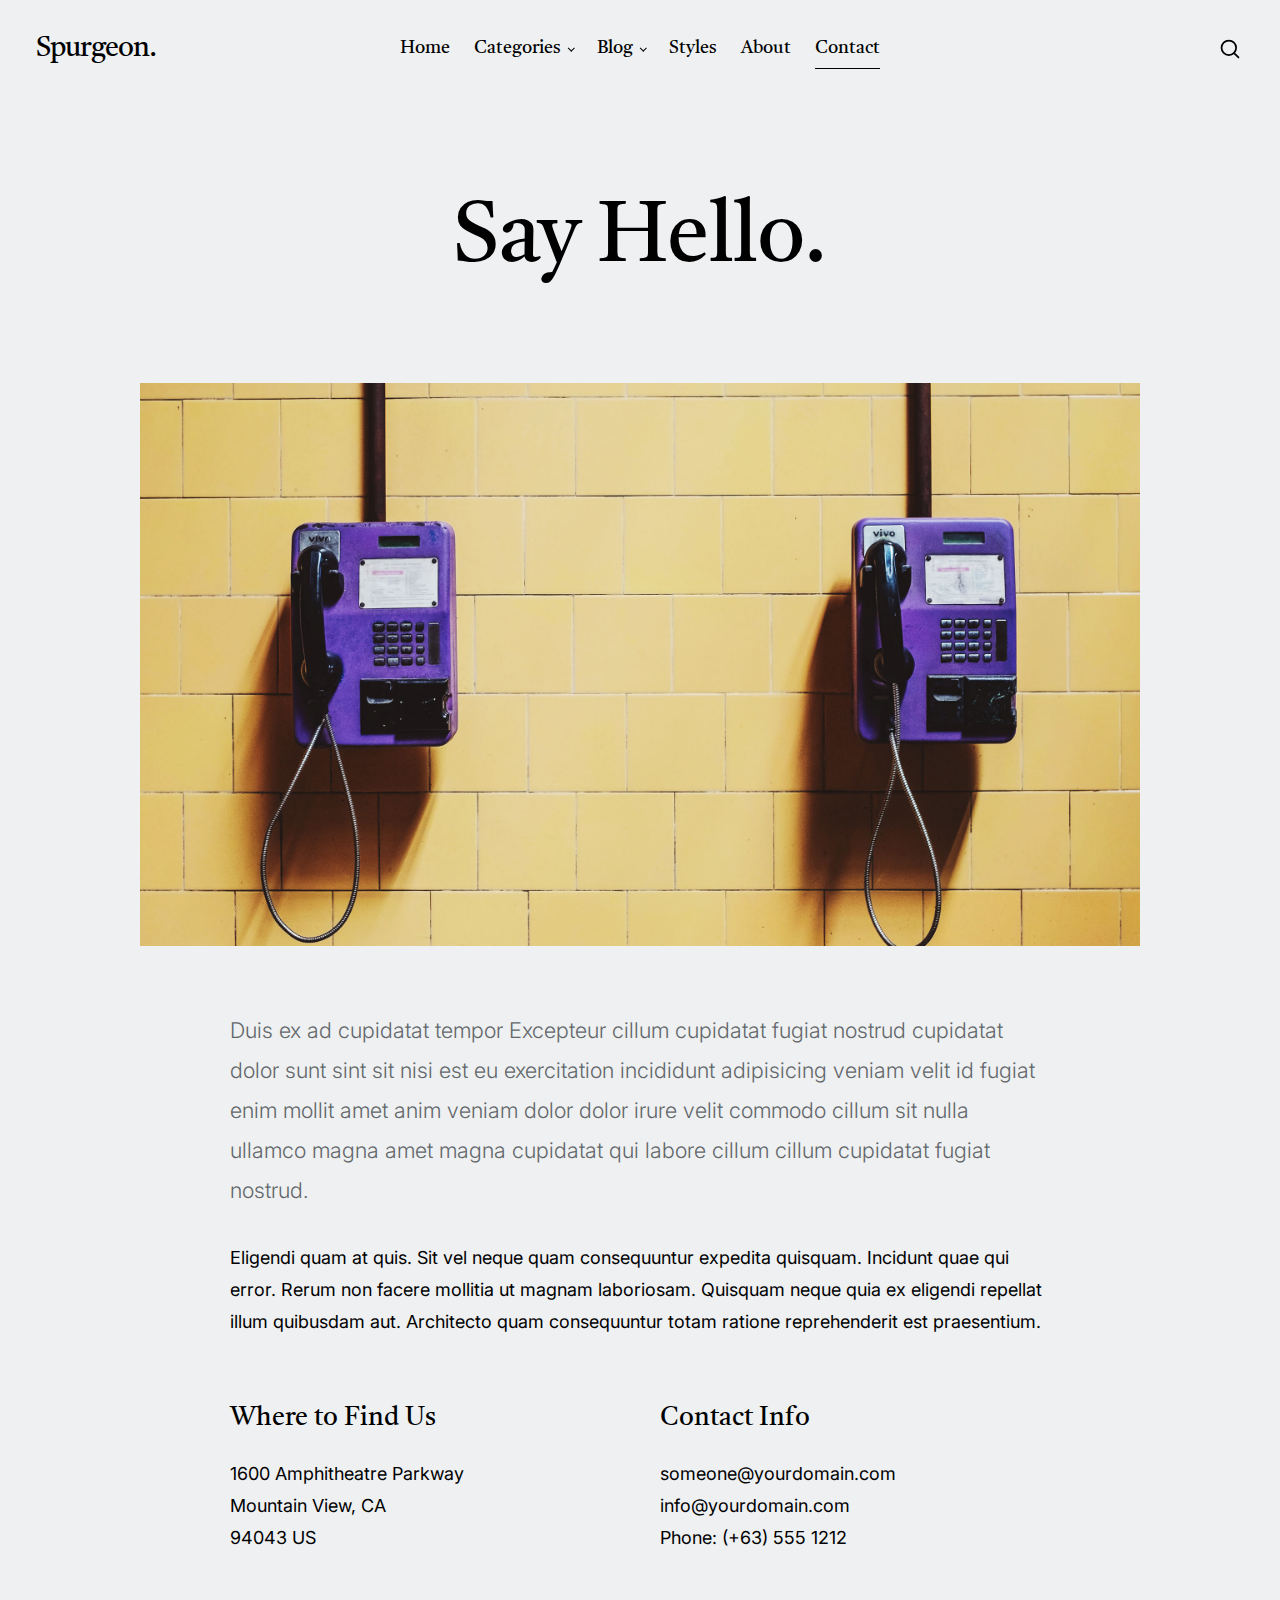
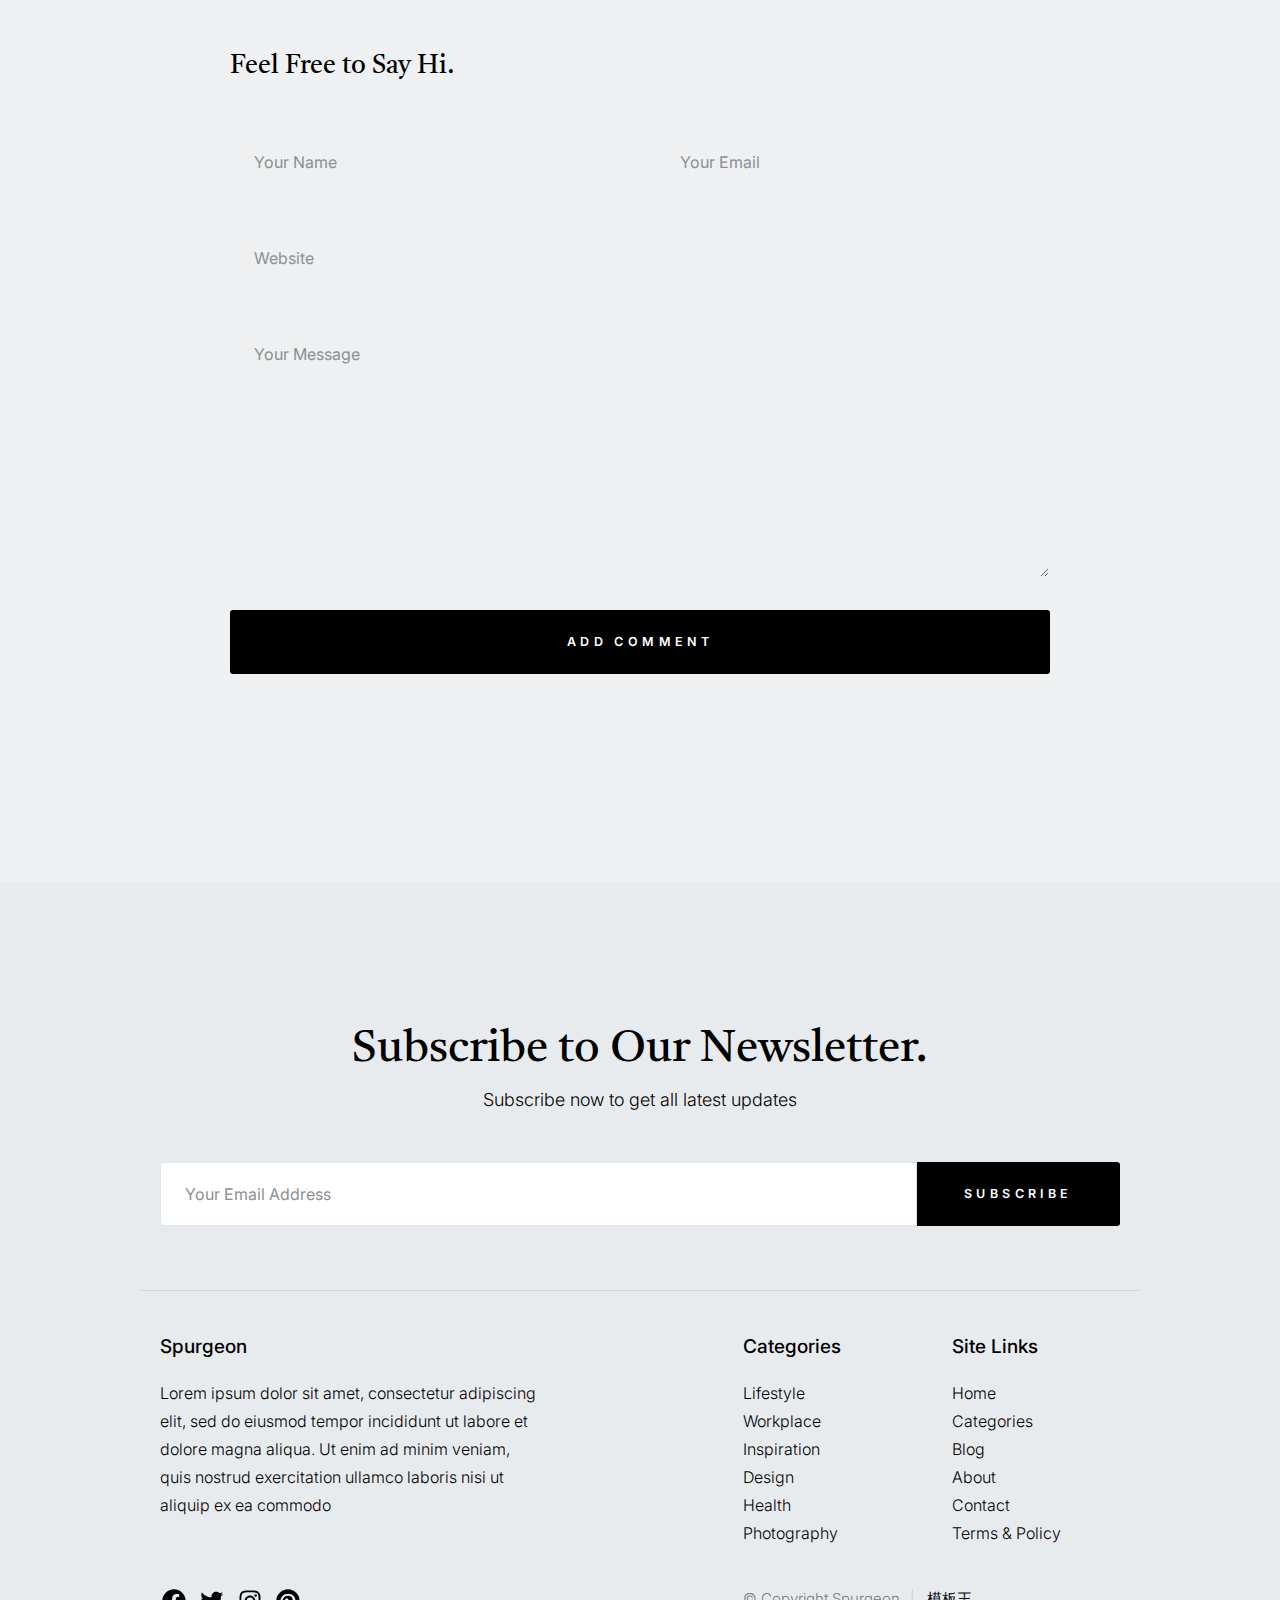
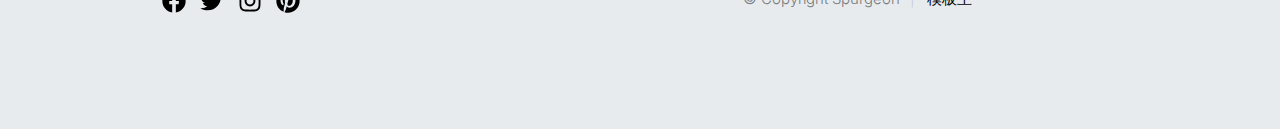
<file: contact.html>
<!DOCTYPE html>
<html lang="en" class="no-js" >
<head>

    <!--- basic page needs
    ================================================== -->
    <meta charset="utf-8">
    <meta name="viewport" content="width=device-width, initial-scale=1">
    <title>Contact - Spurgeon</title>

    <script>
        document.documentElement.classList.remove('no-js');
        document.documentElement.classList.add('js');
    </script>

    <!-- CSS
    ================================================== -->
    <link rel="stylesheet" href="css/vendor.css">
    <link rel="stylesheet" href="css/styles.css">

    <!-- favicons
    ================================================== -->
    <link rel="apple-touch-icon" sizes="180x180" href="apple-touch-icon.png">
    <link rel="icon" type="image/png" sizes="32x32" href="favicon-32x32.png">
    <link rel="icon" type="image/png" sizes="16x16" href="favicon-16x16.png">
    <link rel="manifest" href="site.webmanifest">

</head>

<body id="top">


    <!-- preloader
    ================================================== -->
    <div id="preloader">
        <div id="loader" class="dots-fade">
            <div></div>
            <div></div>
            <div></div>
        </div>
    </div>


    <!-- page wrap
    ================================================== -->
    <div id="page" class="s-pagewrap">


        <!-- # site header 
        ================================================== -->
        <header id="masthead" class="s-header">

            <div class="s-header__branding">
                <p class="site-title">
                    <a href="index.html" rel="home">Spurgeon.</a>
                </p>
            </div>

            <div class="row s-header__navigation">

                <nav class="s-header__nav-wrap">
    
                    <h3 class="s-header__nav-heading">Navigate to</h3>
    
                    <ul class="s-header__nav">
                        <li><a href="index.html" title="">Home</a></li>
                        <li class="has-children">
                            <a href="#0" title="" class="">Categories</a>
                            <ul class="sub-menu">
                                <li><a href="category.html">Design</a></li>
                                <li><a href="category.html">Lifestyle</a></li>
                                <li><a href="category.html">Inspiration</a></li>
                                <li><a href="category.html">Work</a></li>
                                <li><a href="category.html">Health</a></li>
                                <li><a href="category.html">Photography</a></li>
                            </ul>
                        </li>
                        <li class="has-children">
                            <a href="#0" title="" class="">Blog</a>
                            <ul class="sub-menu">
                                <li><a href="single-standard.html">Standard Post</a></li>
                                <li><a href="single-video.html">Video Post</a></li>
                                <li><a href="single-audio.html">Audio Post</a></li>
                            </ul>
                        </li>
                        <li><a href="styles.html" title="">Styles</a></li>
                        <li><a href="about.html" title="">About</a></li>
                        <li class="current-menu-item"><a href="contact.html" title="">Contact</a></li>
                    </ul> <!-- end s-header__nav -->

                </nav> <!-- end s-header__nav-wrap -->
    
            </div> <!-- end s-header__navigation -->

            <div class="s-header__search">

                <div class="s-header__search-inner">
                    <div class="row">
    
                        <form role="search" method="get" class="s-header__search-form" action="#">
                            <label>
                                <span class="u-screen-reader-text">Search for:</span>
                                <input type="search" class="s-header__search-field" placeholder="Search for..." value="" name="s" title="Search for:" autocomplete="off">
                            </label>
                            <input type="submit" class="s-header__search-submit" value="Search"> 
                        </form>
    
                        <a href="#0" title="Close Search" class="s-header__search-close">Close</a>
    
                    </div> <!-- end row -->
                </div> <!-- s-header__search-inner -->
    
            </div> <!-- end s-header__search -->

            <a class="s-header__menu-toggle" href="#0"><span>Menu</span></a>
            <a class="s-header__search-trigger" href="#">
                <svg width="24" height="24" fill="none" viewBox="0 0 24 24">
                    <path stroke="currentColor" stroke-linecap="round" stroke-linejoin="round" stroke-width="1.5" d="M19.25 19.25L15.5 15.5M4.75 11C4.75 7.54822 7.54822 4.75 11 4.75C14.4518 4.75 17.25 7.54822 17.25 11C17.25 14.4518 14.4518 17.25 11 17.25C7.54822 17.25 4.75 14.4518 4.75 11Z"></path>
                </svg>
            </a>

        </header> <!-- end s-header -->


        <!-- # site-content
        ================================================== -->
        <div id="content" class="s-content s-content--page">

                <div class="row entry-wrap">
                    <div class="column lg-12">

                        <article class="entry">

                            <header class="entry__header entry__header--narrow">
    
                                <h1 class="entry__title">
                                    Say Hello.
                                </h1>
    
                            </header>

                            <div class="entry__media">
                                <figure class="featured-image">
                                    <img src="images/thumbs/contact/contact-1200.jpg" 
                                      srcset="images/thumbs/contact/contact-2400.jpg 2400w, 
                                              images/thumbs/contact/contact-1200.jpg 1200w, 
                                              images/thumbs/contact/contact-600.jpg 600w" sizes="(max-width: 2400px) 100vw, 2400px" alt="">
                                </figure>
                            </div>

                            <div class="content-primary">

                                <div class="entry__content">
        
                                    <p class="lead">
                                    Duis ex ad cupidatat tempor Excepteur cillum cupidatat fugiat nostrud cupidatat dolor 
                                    sunt sint sit nisi est eu exercitation incididunt adipisicing veniam velit id fugiat 
                                    enim mollit amet anim veniam dolor dolor irure velit commodo cillum sit nulla ullamco 
                                    magna amet magna cupidatat qui labore cillum cillum cupidatat fugiat nostrud.</p> 

                                    <p>
                                    Eligendi quam at quis. Sit vel neque quam consequuntur expedita quisquam. Incidunt quae 
                                    qui error. Rerum non facere mollitia ut magnam laboriosam. Quisquam neque quia ex eligendi 
                                    repellat illum quibusdam aut. Architecto quam consequuntur totam ratione reprehenderit est 
                                    praesentium. 
                                    </p>

                                    <div class="row block-large-1-2 block-tab-whole entry__blocks">
                                        <div class="column">
                                            <h4>Where to Find Us</h4>
                                            <p>
                                            1600 Amphitheatre Parkway<br>
                                            Mountain View, CA<br>
                                            94043 US
                                            </p>
                                        </div>
        
                                        <div class="column">
                                            <h4>Contact Info</h4>
                                            <p>
                                            someone@yourdomain.com<br>
                                            info@yourdomain.com <br>
                                            Phone: (+63) 555 1212
                                            </p> 
                                        </div>
                                    </div>

                                    <h4>Feel Free to Say Hi.</h4>

                                    <form name="cForm" id="cForm" class="entry__form" method="post" action="" autocomplete="off">
                                        <fieldset class="row">

                                            <div class="column lg-6 tab-12 form-field">
                                                <input name="cName" id="cName" class="u-fullwidth" placeholder="Your Name" value="" type="text">
                                            </div>

                                            <div class="column lg-6 tab-12 form-field">
                                                <input name="cEmail" id="cEmail" class="u-fullwidth" placeholder="Your Email" value="" type="text">
                                            </div>

                                            <div class="column lg-12 form-field">
                                                <input name="cWebsite" id="cWebsite" class="u-fullwidth" placeholder="Website" value="" type="text">
                                            </div>

                                            <div class="column lg-12 message form-field">
                                                <textarea name="cMessage" id="cMessage" class="u-fullwidth" placeholder="Your Message"></textarea>
                                            </div>

                                            <div class="column lg-12">
                                                <input name="submit" id="submit" class="btn btn--primary btn-wide btn--large u-fullwidth" value="Add Comment" type="submit">
                                            </div>

                                        </fieldset>
                                    </form> <!-- end form -->

                            </div> <!-- end content-primary -->

                        </article> <!-- end entry -->

                    </div>
                </div> <!-- end entry-wrap -->
        </section> <!-- end s-content -->


        <!-- # site-footer
        ================================================== -->
        <footer id="colophon" class="s-footer">

            <div class="row s-footer__subscribe">
                <div class="column lg-12">

                    <h2>
                    Subscribe to Our Newsletter.
                    </h2>
                    <p>
                    Subscribe now to get all latest updates
                    </p>

                    <form id="mc-form" class="mc-form">
                        <input type="email" name="EMAIL" id="mce-EMAIL" class="u-fullwidth text-center" placeholder="Your Email Address" title="The domain portion of the email address is invalid (the portion after the @)." pattern="^([^\x00-\x20\x22\x28\x29\x2c\x2e\x3a-\x3c\x3e\x40\x5b-\x5d\x7f-\xff]+|\x22([^\x0d\x22\x5c\x80-\xff]|\x5c[\x00-\x7f])*\x22)(\x2e([^\x00-\x20\x22\x28\x29\x2c\x2e\x3a-\x3c\x3e\x40\x5b-\x5d\x7f-\xff]+|\x22([^\x0d\x22\x5c\x80-\xff]|\x5c[\x00-\x7f])*\x22))*\x40([^\x00-\x20\x22\x28\x29\x2c\x2e\x3a-\x3c\x3e\x40\x5b-\x5d\x7f-\xff]+|\x5b([^\x0d\x5b-\x5d\x80-\xff]|\x5c[\x00-\x7f])*\x5d)(\x2e([^\x00-\x20\x22\x28\x29\x2c\x2e\x3a-\x3c\x3e\x40\x5b-\x5d\x7f-\xff]+|\x5b([^\x0d\x5b-\x5d\x80-\xff]|\x5c[\x00-\x7f])*\x5d))*(\.\w{2,})+$" required>
                        <input type="submit" name="subscribe" value="Subscribe" class="btn--small btn--primary u-fullwidth">
                        <!-- <div style="position: absolute; left: -5000px;" aria-hidden="true"><input type="text" name="b_cdb7b577e41181934ed6a6a44_9a91cfe7b3" tabindex="-1" value=""></div> -->
                        <div class="mc-status"></div>
                    </form>

                </div>
            </div> <!-- end s-footer__subscribe -->

            <div class="row s-footer__main">

                <div class="column lg-5 md-6 tab-12 s-footer__about">
                    <h4>Spurgeon</h4>

                    <p>
                    Lorem ipsum dolor sit amet, consectetur 
                    adipiscing elit, sed do eiusmod tempor 
                    incididunt ut labore et dolore magna aliqua. 
                    Ut enim ad minim veniam, quis nostrud exercitation 
                    ullamco laboris nisi ut aliquip ex ea commodo 
                    </p>
                </div> <!-- end s-footer__about -->

                <div class="column lg-5 md-6 tab-12">
                    <div class="row">
                        <div class="column lg-6">
                            <h4>Categories</h4>
                            <ul class="link-list">
                                <li><a href="category.html">Lifestyle</a></li>
                                <li><a href="category.html">Workplace</a></li>
                                <li><a href="category.html">Inspiration</a></li>
                                <li><a href="category.html">Design</a></li>
                                <li><a href="category.html">Health</a></li>
                                <li><a href="category.html">Photography</a></li>
                            </ul>
                        </div>
                        <div class="column lg-6">
                            <h4>Site Links</h4>
                            <ul class="link-list">
                                <li><a href="index.html">Home</a></li>
                                <li><a href="category.html">Categories</a></li>
                                <li><a href="category.html">Blog</a></li>
                                <li><a href="about.html">About</a></li>
                                <li><a href="about.html">Contact</a></li>
                                <li><a href="#0">Terms & Policy</a></li>
                            </ul>
                        </div>
                    </div>
                </div>

            </div> <!-- end s-footer__main -->

            <div class="row s-footer__bottom">

                <div class="column lg-7 md-6 tab-12">
                    <ul class="s-footer__social">
                        <li>
                            <a href="#0">
                                <svg xmlns="http://www.w3.org/2000/svg" width="24" height="24" viewBox="0 0 24 24" style="fill: rgba(0, 0, 0, 1);transform: ;msFilter:;"><path d="M12.001 2.002c-5.522 0-9.999 4.477-9.999 9.999 0 4.99 3.656 9.126 8.437 9.879v-6.988h-2.54v-2.891h2.54V9.798c0-2.508 1.493-3.891 3.776-3.891 1.094 0 2.24.195 2.24.195v2.459h-1.264c-1.24 0-1.628.772-1.628 1.563v1.875h2.771l-.443 2.891h-2.328v6.988C18.344 21.129 22 16.992 22 12.001c0-5.522-4.477-9.999-9.999-9.999z"></path></svg>
                                <span class="u-screen-reader-text">Facebook</span>
                            </a>
                        </li>
                        <li>
                            <a href="#0">
                                <svg xmlns="http://www.w3.org/2000/svg" width="24" height="24" viewBox="0 0 24 24" style="fill:rgba(0, 0, 0, 1);transform:;-ms-filter:"><path d="M19.633,7.997c0.013,0.175,0.013,0.349,0.013,0.523c0,5.325-4.053,11.461-11.46,11.461c-2.282,0-4.402-0.661-6.186-1.809 c0.324,0.037,0.636,0.05,0.973,0.05c1.883,0,3.616-0.636,5.001-1.721c-1.771-0.037-3.255-1.197-3.767-2.793 c0.249,0.037,0.499,0.062,0.761,0.062c0.361,0,0.724-0.05,1.061-0.137c-1.847-0.374-3.23-1.995-3.23-3.953v-0.05 c0.537,0.299,1.16,0.486,1.82,0.511C3.534,9.419,2.823,8.184,2.823,6.787c0-0.748,0.199-1.434,0.548-2.032 c1.983,2.443,4.964,4.04,8.306,4.215c-0.062-0.3-0.1-0.611-0.1-0.923c0-2.22,1.796-4.028,4.028-4.028 c1.16,0,2.207,0.486,2.943,1.272c0.91-0.175,1.782-0.512,2.556-0.973c-0.299,0.935-0.936,1.721-1.771,2.22 c0.811-0.088,1.597-0.312,2.319-0.624C21.104,6.712,20.419,7.423,19.633,7.997z"></path></svg>
                                <span class="u-screen-reader-text">Twitter</span>
                            </a>
                        </li>
                        <li>
                            <a href="#0">
                                <svg xmlns="http://www.w3.org/2000/svg" width="24" height="24" viewBox="0 0 24 24" style="fill:rgba(0, 0, 0, 1);transform:;-ms-filter:"><path d="M11.999,7.377c-2.554,0-4.623,2.07-4.623,4.623c0,2.554,2.069,4.624,4.623,4.624c2.552,0,4.623-2.07,4.623-4.624 C16.622,9.447,14.551,7.377,11.999,7.377L11.999,7.377z M11.999,15.004c-1.659,0-3.004-1.345-3.004-3.003 c0-1.659,1.345-3.003,3.004-3.003s3.002,1.344,3.002,3.003C15.001,13.659,13.658,15.004,11.999,15.004L11.999,15.004z"></path><circle cx="16.806" cy="7.207" r="1.078"></circle><path d="M20.533,6.111c-0.469-1.209-1.424-2.165-2.633-2.632c-0.699-0.263-1.438-0.404-2.186-0.42 c-0.963-0.042-1.268-0.054-3.71-0.054s-2.755,0-3.71,0.054C7.548,3.074,6.809,3.215,6.11,3.479C4.9,3.946,3.945,4.902,3.477,6.111 c-0.263,0.7-0.404,1.438-0.419,2.186c-0.043,0.962-0.056,1.267-0.056,3.71c0,2.442,0,2.753,0.056,3.71 c0.015,0.748,0.156,1.486,0.419,2.187c0.469,1.208,1.424,2.164,2.634,2.632c0.696,0.272,1.435,0.426,2.185,0.45 c0.963,0.042,1.268,0.055,3.71,0.055s2.755,0,3.71-0.055c0.747-0.015,1.486-0.157,2.186-0.419c1.209-0.469,2.164-1.424,2.633-2.633 c0.263-0.7,0.404-1.438,0.419-2.186c0.043-0.962,0.056-1.267,0.056-3.71s0-2.753-0.056-3.71C20.941,7.57,20.801,6.819,20.533,6.111z M19.315,15.643c-0.007,0.576-0.111,1.147-0.311,1.688c-0.305,0.787-0.926,1.409-1.712,1.711c-0.535,0.199-1.099,0.303-1.67,0.311 c-0.95,0.044-1.218,0.055-3.654,0.055c-2.438,0-2.687,0-3.655-0.055c-0.569-0.007-1.135-0.112-1.669-0.311 c-0.789-0.301-1.414-0.923-1.719-1.711c-0.196-0.534-0.302-1.099-0.311-1.669c-0.043-0.95-0.053-1.218-0.053-3.654 c0-2.437,0-2.686,0.053-3.655c0.007-0.576,0.111-1.146,0.311-1.687c0.305-0.789,0.93-1.41,1.719-1.712 c0.534-0.198,1.1-0.303,1.669-0.311c0.951-0.043,1.218-0.055,3.655-0.055c2.437,0,2.687,0,3.654,0.055 c0.571,0.007,1.135,0.112,1.67,0.311c0.786,0.303,1.407,0.925,1.712,1.712c0.196,0.534,0.302,1.099,0.311,1.669 c0.043,0.951,0.054,1.218,0.054,3.655c0,2.436,0,2.698-0.043,3.654H19.315z"></path></svg>
                                <span class="u-screen-reader-text">Instagram</span>
                            </a>
                        </li>
                        <li>
                            <a href="#0">
                                <svg xmlns="http://www.w3.org/2000/svg" width="24" height="24" viewBox="0 0 24 24" style="fill: rgba(0, 0, 0, 1);transform: ;msFilter:;"><path d="M11.99 2C6.472 2 2 6.473 2 11.99c0 4.232 2.633 7.85 6.35 9.306-.088-.79-.166-2.006.034-2.868.182-.78 1.172-4.966 1.172-4.966s-.299-.599-.299-1.484c0-1.388.805-2.425 1.808-2.425.853 0 1.264.64 1.264 1.407 0 .858-.546 2.139-.827 3.327-.235.994.499 1.805 1.479 1.805 1.775 0 3.141-1.872 3.141-4.575 0-2.392-1.719-4.064-4.173-4.064-2.843 0-4.512 2.132-4.512 4.335 0 .858.331 1.779.744 2.28a.3.3 0 0 1 .069.286c-.076.315-.245.994-.277 1.133-.044.183-.145.222-.335.134-1.247-.581-2.027-2.405-2.027-3.871 0-3.151 2.289-6.045 6.601-6.045 3.466 0 6.159 2.469 6.159 5.77 0 3.444-2.171 6.213-5.184 6.213-1.013 0-1.964-.525-2.29-1.146l-.623 2.374c-.225.868-.834 1.956-1.241 2.62a10 10 0 0 0 2.958.445c5.517 0 9.99-4.473 9.99-9.99S17.507 2 11.99 2"></path></svg>
                                <span class="u-screen-reader-text">Pinterest</span>
                            </a>
                        </li>
                    </ul>
                </div>
                <div class="column lg-5 md-6 tab-12">
                    <div class="ss-copyright">
                        <span>© Copyright Spurgeon</span> 
                        <span><a target="_blank" href="http://www.mobanwang.com/" title="模板王">模板王</a></span>
                    </div>
                </div>

            </div> <!-- end s-footer__bottom -->
           
            <div class="ss-go-top">
                <a class="smoothscroll" title="Back to Top" href="#top">
                    <svg width="24" height="24" fill="none" viewBox="0 0 24 24">
                        <path stroke="currentColor" stroke-linecap="round" stroke-linejoin="round" stroke-width="1.5" d="M17.25 10.25L12 4.75L6.75 10.25"/>
                        <path stroke="currentColor" stroke-linecap="round" stroke-linejoin="round" stroke-width="1.5" d="M12 19.25V5.75"/>
                    </svg>
                </a>
            </div> <!-- end ss-go-top -->

        </footer><!-- end s-footer -->


    <!-- Java Script
    ================================================== -->
    <script src="js/plugins.js"></script>
    <script src="js/main.js"></script>

</body>
</html>
</file>
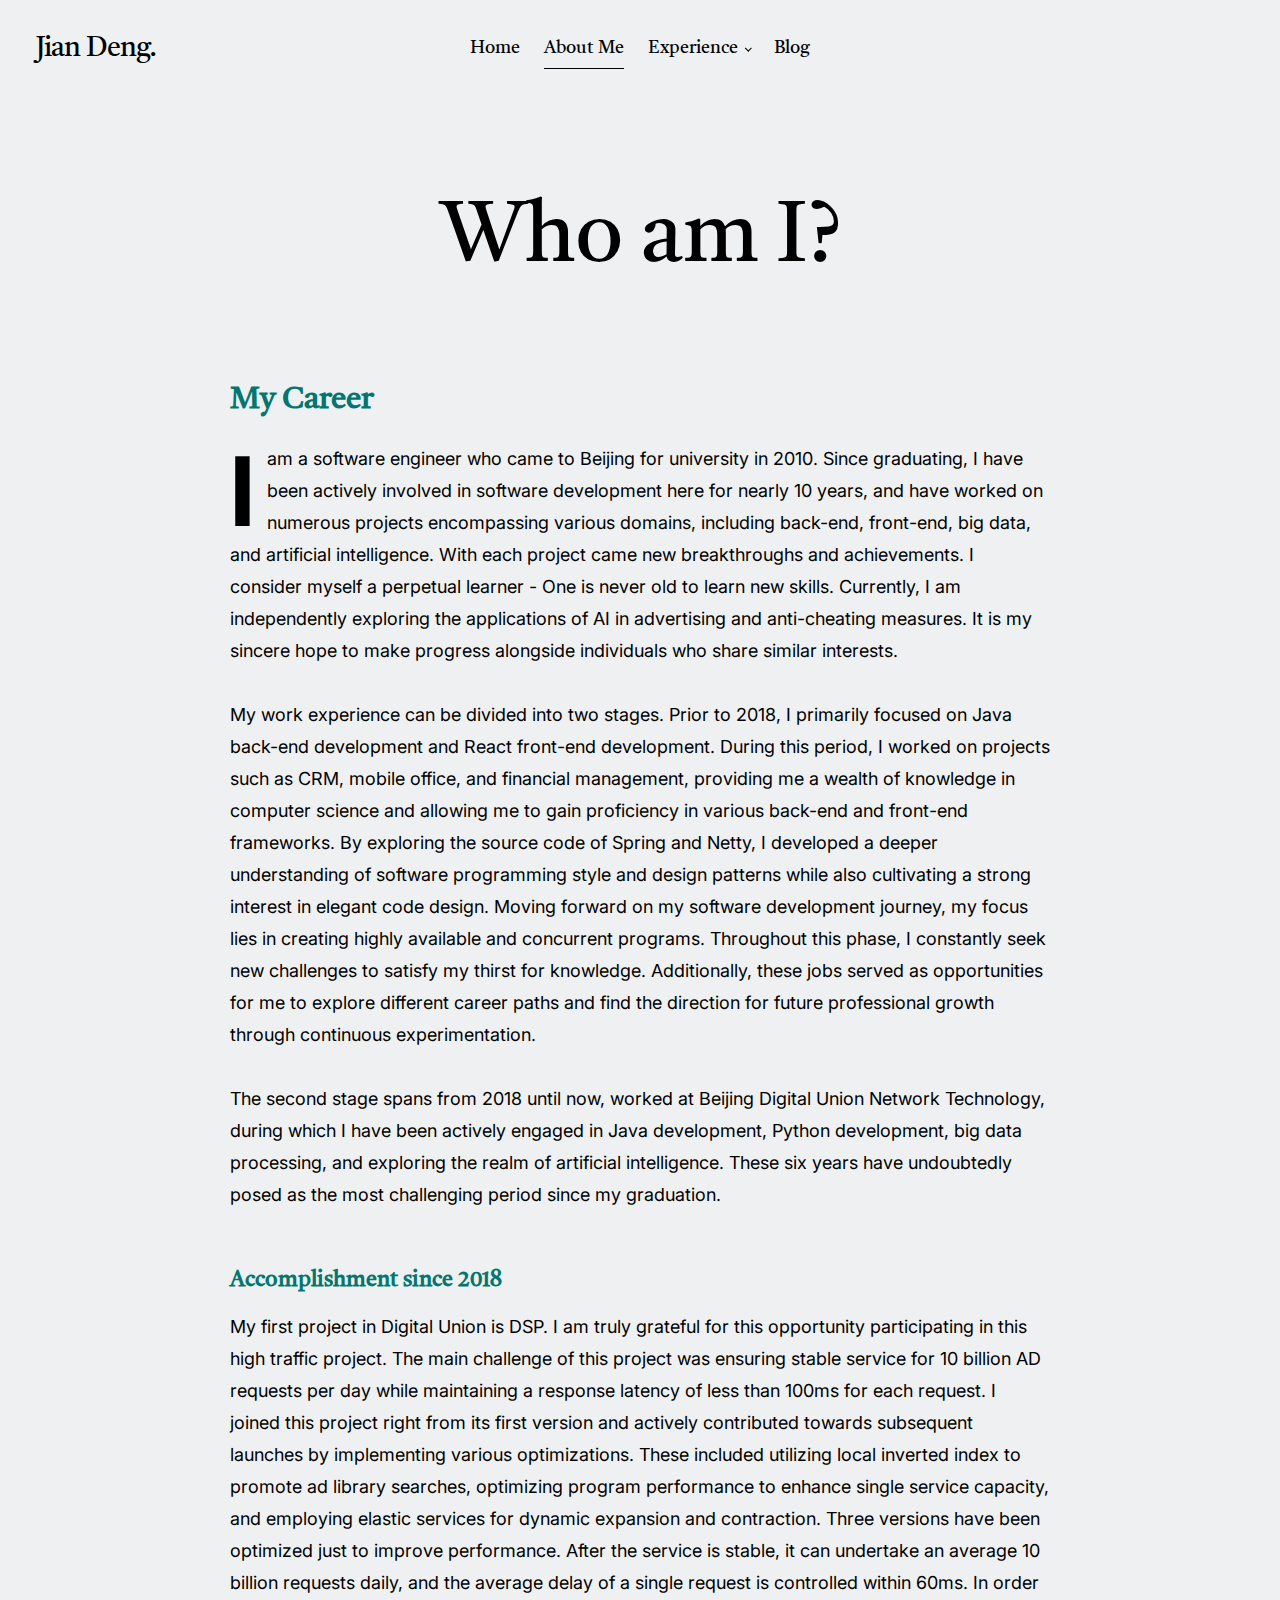
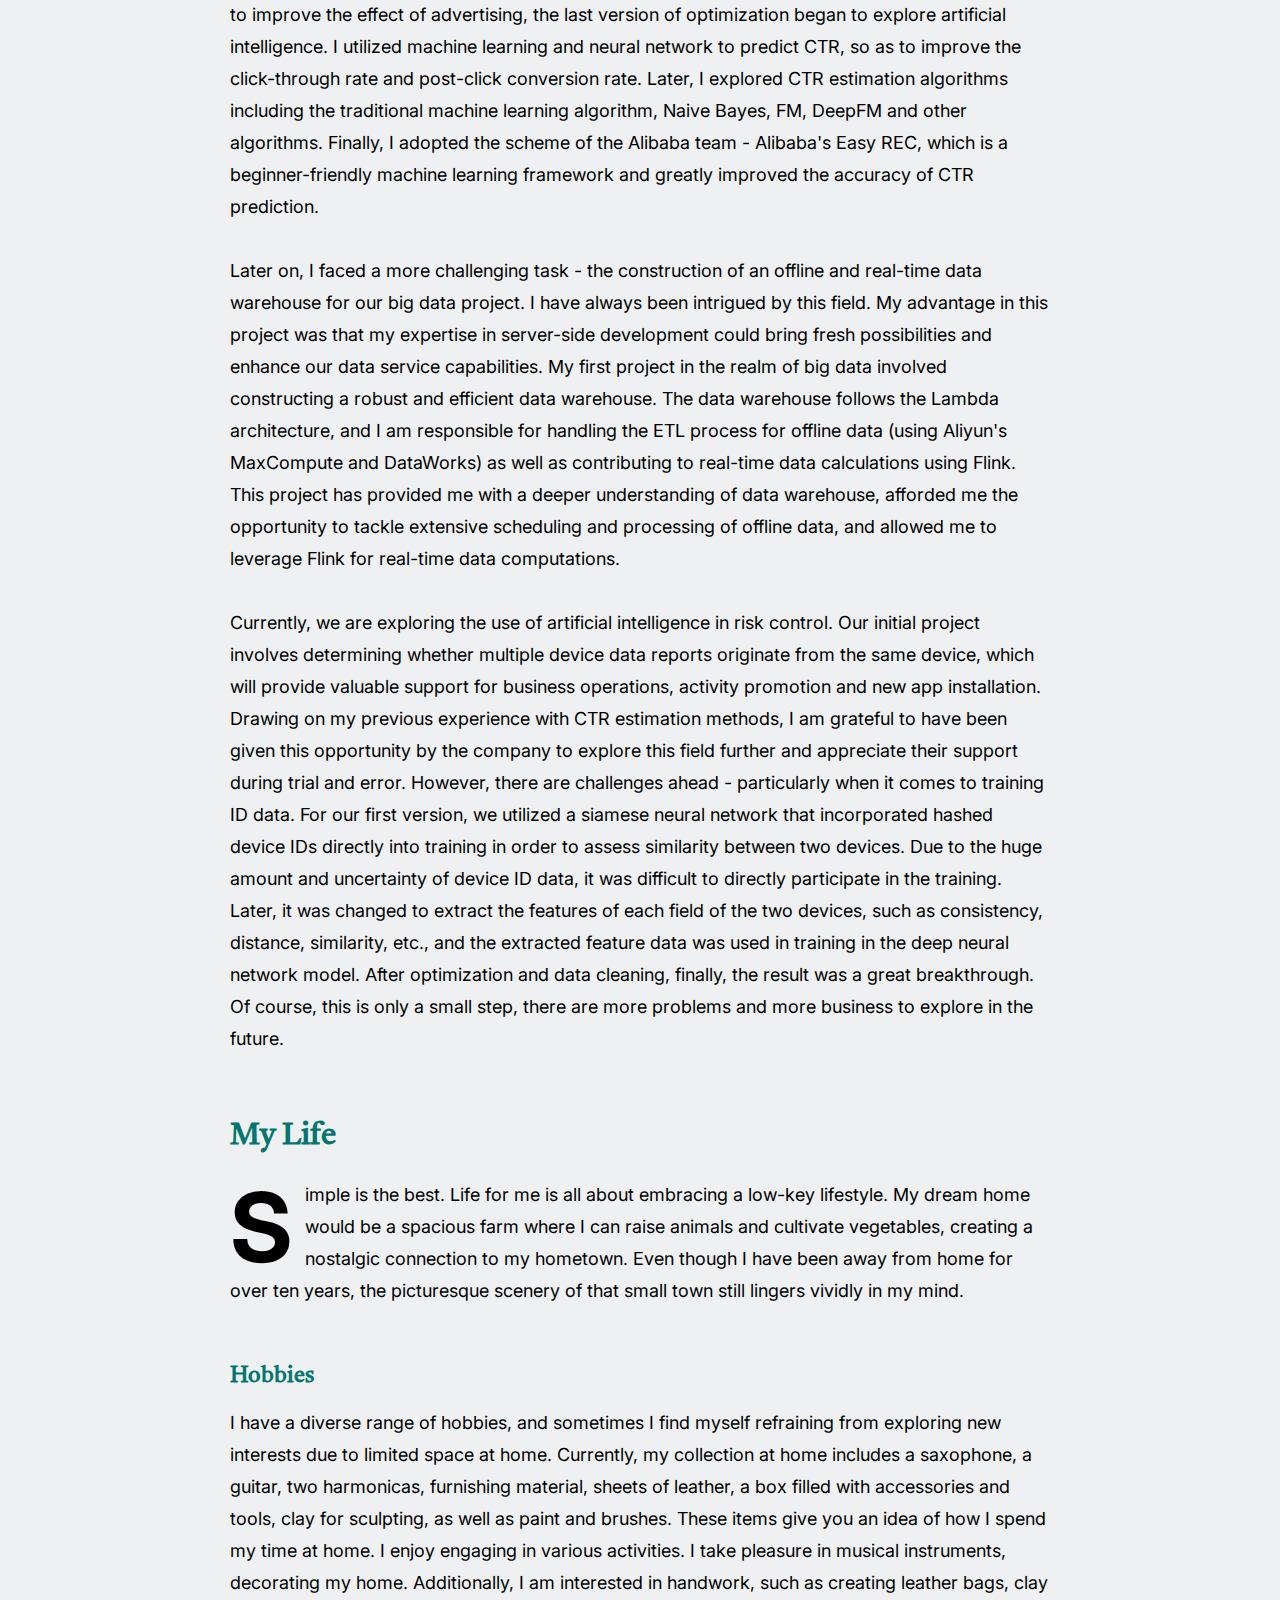
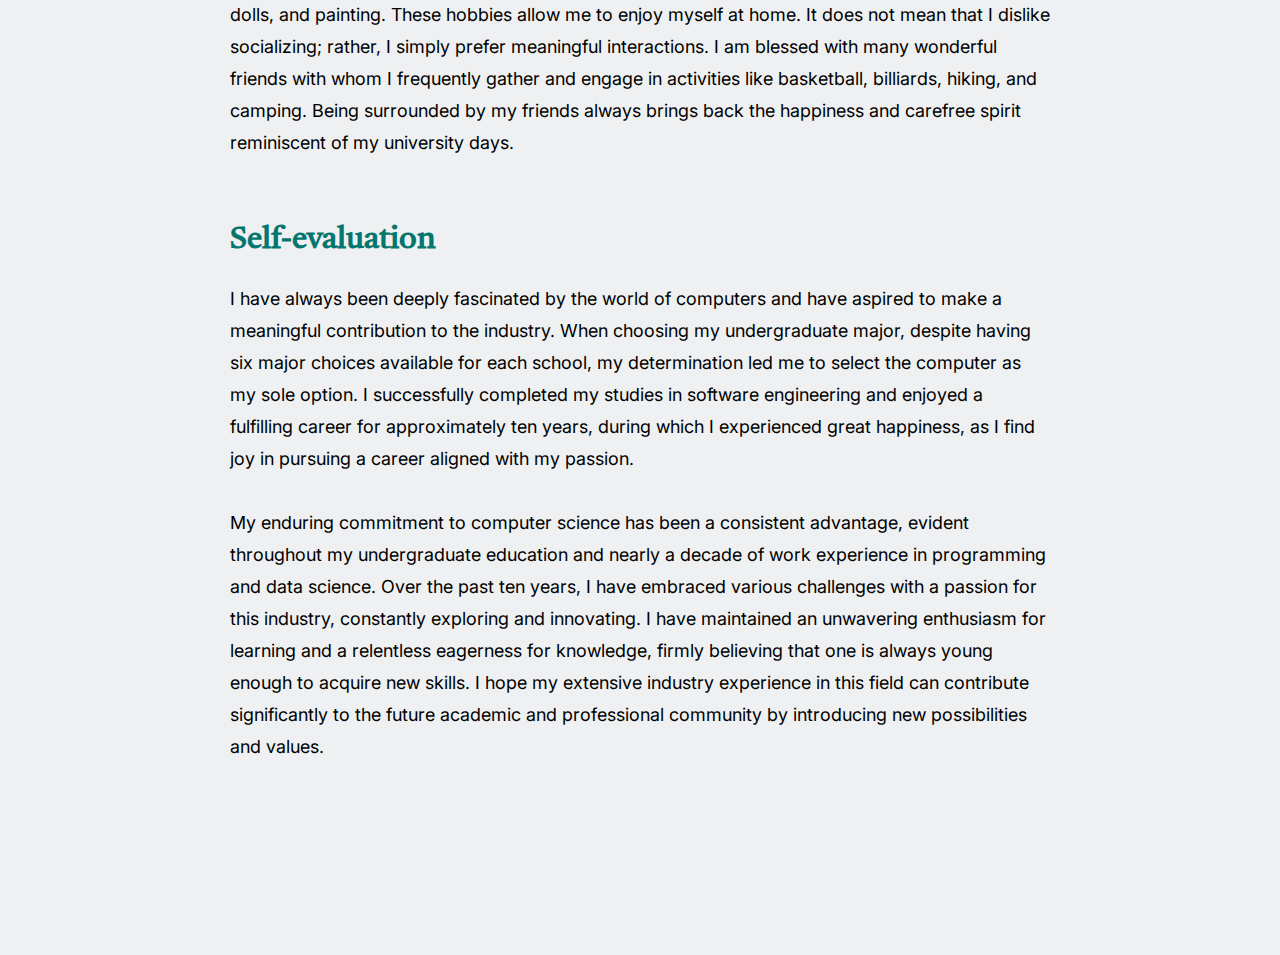
<file: introduction.html>
<!DOCTYPE html>
<html lang="en" class="no-js" >
<head>

    <!--- basic page needs
    ================================================== -->
    <meta charset="utf-8">
    <meta name="viewport" content="width=device-width, initial-scale=1">
    <title>About me - Jian Deng</title>

    <script>
        document.documentElement.classList.remove('no-js');
        document.documentElement.classList.add('js');
    </script>

    <!-- CSS
    ================================================== -->
    <link rel="stylesheet" href="css/vendor.css">
    <link rel="stylesheet" href="css/styles.css">

    <!-- favicons
    ================================================== -->
    <link rel="apple-touch-icon" sizes="180x180" href="apple-touch-icon.png">
    <link rel="icon" type="image/png" sizes="32x32" href="favicon-32x32.png">
    <link rel="icon" type="image/png" sizes="16x16" href="favicon-16x16.png">
    <link rel="manifest" href="site.webmanifest">

</head>

<body id="top">


<!-- preloader
================================================== -->
<div id="preloader">
    <div id="loader" class="dots-fade">
        <div></div>
        <div></div>
        <div></div>
    </div>
</div>


<!-- page wrap
================================================== -->
<div id="page" class="s-pagewrap">


    <!-- # site header
    ================================================== -->
    <header id="masthead" class="s-header">

        <div class="s-header__branding">
            <p class="site-title">
                <a href="index.html" rel="home">Jian Deng.</a>
            </p>
        </div>

        <div class="row s-header__navigation">

            <nav class="s-header__nav-wrap">

                <h3 class="s-header__nav-heading">Navigate to</h3>

                <ul class="s-header__nav">
                    <li ><a href="index.html" title="">Home</a></li>
                    <li class="current-menu-item">
                        <a href="introduction.html" title="" class="">About Me</a>
                    </li>
                    <li class="has-children">
                        <a title="" class="">Experience</a>
                        <ul class="sub-menu">
                            <li><a href="career.html">Career</a></li>
                            <li><a href="projects.html">Projects</a></li>
                            <li><a href="skills.html">Skills</a></li>
                        </ul>
                    </li>
                    <li >
                        <a href="blogList.html" title="" class="">Blog</a>
                    </li>
                </ul> <!-- end s-header__nav -->

            </nav> <!-- end s-header__nav-wrap -->

        </div> <!-- end s-header__navigation -->

        <a class="s-header__menu-toggle" href="#0"><span>Menu</span></a>

    </header> <!-- end s-header -->

    <div id="content" class="s-content s-content--blog">

        <div class="row entry-wrap">
            <div class="column lg-12">

                <article class="entry format-standard">

                    <header class="entry__header">

                        <h1 class="entry__title">
                            Who am I?
                        </h1>


                    </header>

                    <div class="content-primary">

                        <div class="entry__content">
                            <!DOCTYPE html>
                            <html lang="en">
                            <head>
                                <meta charset="UTF-8">
                                <meta name="viewport" content="width=device-width, initial-scale=1.0">
                                <title>Who am I?</title>
                            </head>
                            <body>
                            <H3><dt><strong>My Career</strong></dt></H3>



                            <p class="drop-cap">I am a software engineer who came to Beijing for university in 2010. Since graduating, I have been actively involved in software development here for nearly 10 years, and have worked on numerous projects encompassing various domains, including back-end, front-end, big data, and artificial intelligence. With each project came new breakthroughs and achievements. I consider myself a perpetual learner - One is never old to learn new skills. Currently, I am independently exploring the applications of AI in advertising and anti-cheating measures. It is my sincere hope to make progress alongside individuals who share similar interests.</p>



                            <p>My work experience can be divided into two stages. Prior to 2018, I primarily focused on Java back-end development and React front-end development. During this period, I worked on projects such as CRM, mobile office, and financial management, providing me a wealth of knowledge in computer science and allowing me to gain proficiency in various back-end and front-end frameworks. By exploring the source code of Spring and Netty, I developed a deeper understanding of software programming style and design patterns while also cultivating a strong interest in elegant code design. Moving forward on my software development journey, my focus lies in creating highly available and concurrent programs. Throughout this phase, I constantly seek new challenges to satisfy my thirst for knowledge. Additionally, these jobs served as opportunities for me to explore different career paths and find the direction for future professional growth through continuous experimentation.</p>



                            <p>The second stage spans from 2018 until now, worked at Beijing Digital Union Network Technology, during which I have been actively engaged in Java development, Python development, big data processing, and exploring the realm of artificial intelligence. These six years have undoubtedly posed as the most challenging period since my graduation.</p>

                            <h5><dt><strong> Accomplishment since 2018</strong></dt></h5>

                            <p>My first project in Digital Union is DSP. I am truly grateful for this opportunity participating in this high traffic project. The main challenge of this project was ensuring stable service for 10 billion AD requests per day while maintaining a response latency of less than 100ms for each request. I joined this project right from its first version and actively contributed towards subsequent launches by implementing various optimizations. These included utilizing local inverted index to promote ad library searches, optimizing program performance to enhance single service capacity, and employing elastic services for dynamic expansion and contraction. Three versions have been optimized just to improve performance. After the service is stable, it can undertake an average 10 billion requests daily, and the average delay of a single request is controlled within 60ms. In order to improve the effect of advertising, the last version of optimization began to explore artificial intelligence. I utilized machine learning and neural network to predict CTR, so as to improve the click-through rate and post-click conversion rate. Later, I explored CTR estimation algorithms including the traditional machine learning algorithm, Naive Bayes, FM, DeepFM and other algorithms. Finally, I adopted the scheme of the Alibaba team - Alibaba's Easy REC, which is a beginner-friendly machine learning framework and greatly improved the accuracy of CTR prediction.</p>



                            <p>Later on, I faced a more challenging task - the construction of an offline and real-time data warehouse for our big data project. I have always been intrigued by this field. My advantage in this project was that my expertise in server-side development could bring fresh possibilities and enhance our data service capabilities. My first project in the realm of big data involved constructing a robust and efficient data warehouse. The data warehouse follows the Lambda architecture, and I am responsible for handling the ETL process for offline data (using Aliyun's MaxCompute and DataWorks) as well as contributing to real-time data calculations using Flink. This project has provided me with a deeper understanding of data warehouse, afforded me the opportunity to tackle extensive scheduling and processing of offline data, and allowed me to leverage Flink for real-time data computations.</p>



                            <p>Currently, we are exploring the use of artificial intelligence in risk control. Our initial project involves determining whether multiple device data reports originate from the same device, which will provide valuable support for business operations, activity promotion and new app installation. Drawing on my previous experience with CTR estimation methods, I am grateful to have been given this opportunity by the company to explore this field further and appreciate their support during trial and error. However, there are challenges ahead - particularly when it comes to training ID data. For our first version, we utilized a siamese neural network that incorporated hashed device IDs directly into training in order to assess similarity between two devices. Due to the huge amount and uncertainty of device ID data, it was difficult to directly participate in the training. Later, it was changed to extract the features of each field of the two devices, such as consistency, distance, similarity, etc., and the extracted feature data was used in training in the deep neural network model. After optimization and data cleaning, finally, the result was a great breakthrough. Of course, this is only a small step, there are more problems and more business to explore in the future.</p>



                            <H3><dt><strong>My Life</strong></dt></H3>

                            <p class="drop-cap">Simple is the best. Life for me is all about embracing a low-key lifestyle. My dream home would be a spacious farm where I can raise animals and cultivate vegetables, creating a nostalgic connection to my hometown. Even though I have been away from home for over ten years, the picturesque scenery of that small town still lingers vividly in my mind.</p>


                            <H5><dt><strong>Hobbies</strong></dt></H5>

                            <p>I have a diverse range of hobbies, and sometimes I find myself refraining from exploring new interests due to limited space at home. Currently, my collection at home includes a saxophone, a guitar, two harmonicas, furnishing material, sheets of leather, a box filled with accessories and tools, clay for sculpting, as well as paint and brushes. These items give you an idea of how I spend my time at home. I enjoy engaging in various activities. I take pleasure in musical instruments, decorating my home. Additionally, I am interested in handwork, such as creating leather bags, clay dolls, and painting. These hobbies allow me to enjoy myself at home. It does not mean that I dislike socializing; rather, I simply prefer meaningful interactions. I am blessed with many wonderful friends with whom I frequently gather and engage in activities like basketball, billiards, hiking, and camping. Being surrounded by my friends always brings back the happiness and carefree spirit reminiscent of my university days.</p>

                            <H3><dt><strong>Self-evaluation</strong></dt></H3>
                            <p>I have always been deeply fascinated by the world of computers and have aspired to make a meaningful contribution to the industry. When choosing my undergraduate major, despite having six major choices available for each school, my determination led me to select the computer as my sole option. I successfully completed my studies in software engineering and enjoyed a fulfilling career for approximately ten years, during which I experienced great happiness, as I find joy in pursuing a career aligned with my passion.</p>
                            <p>My enduring commitment to computer science has been a consistent advantage, evident throughout my undergraduate education and nearly a decade of work experience in programming and data science. Over the past ten years, I have embraced various challenges with a passion for this industry, constantly exploring and innovating. I have maintained an unwavering enthusiasm for learning and a relentless eagerness for knowledge, firmly believing that one is always young enough to acquire new skills. I hope my extensive industry experience in this field can contribute significantly to the future academic and professional community by introducing new possibilities and values.</p>
                            </body>
                            </html>

                        </div>
                    </div>

                </article> <!-- end entry -->

            </div>
        </div> <!-- end entry-wrap -->
    </div> <!-- end s-content -->


    <!-- Java Script
    ================================================== -->
    <script src="js/plugins.js"></script>
    <script src="js/main.js"></script>
</div>
</body>
</html>
</file>
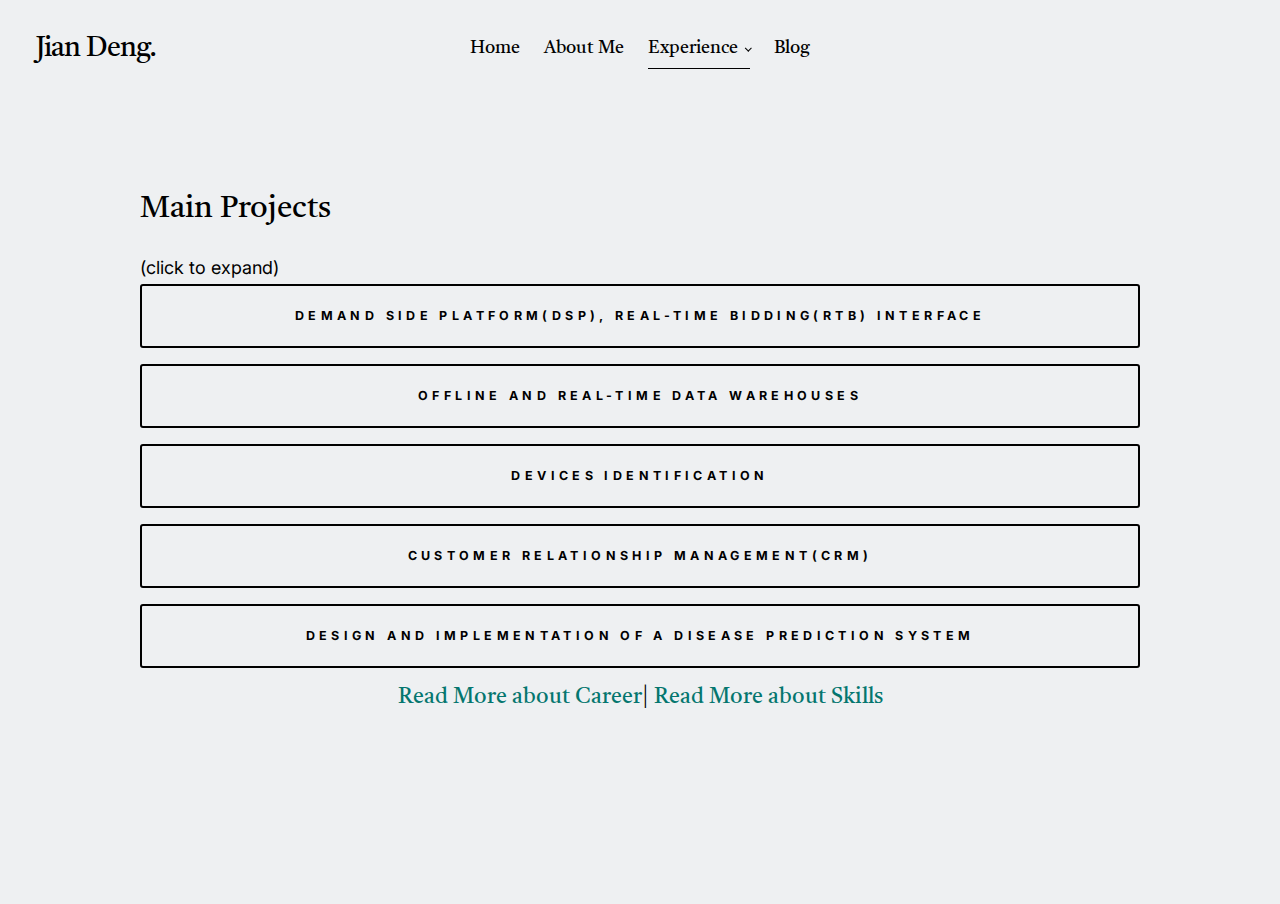
<file: projects.html>
<!DOCTYPE html>
<html lang="en" class="no-js" xmlns="http://www.w3.org/1999/html">
<head>

    <!--- basic page needs
    ================================================== -->
    <meta charset="utf-8">
    <meta name="viewport" content="width=device-width, initial-scale=1">
    <title>Projects - Jian Deng</title>

    <script>
        document.documentElement.classList.remove('no-js');
        document.documentElement.classList.add('js');
    </script>

    <!-- CSS
    ================================================== -->
    <link rel="stylesheet" href="css/vendor.css">
    <link rel="stylesheet" href="css/styles.css">

    <!-- favicons
    ================================================== -->
    <link rel="apple-touch-icon" sizes="180x180" href="apple-touch-icon.png">
    <link rel="icon" type="image/png" sizes="32x32" href="favicon-32x32.png">
    <link rel="icon" type="image/png" sizes="16x16" href="favicon-16x16.png">
    <link rel="manifest" href="site.webmanifest">

    <style>
        .content-primary {
            display: none;
        }
        .content-primary.active {
            display: block;
            opacity: 1;
        }
        H3, H4, H5, H6 {
            margin-top: 0;
        }
        figure{
            text-align: center;
        }
        img{
            width: 60%;
        }
    </style>
    <script>
        function toggleDetails(id) {
            var detailsElement = document.getElementById(id);
            detailsElement.classList.toggle("active");
        }
    </script>
</head>

<body id="top">


    <!-- preloader
    ================================================== -->
    <div id="preloader">
        <div id="loader" class="dots-fade">
            <div></div>
            <div></div>
            <div></div>
        </div>
    </div>


    <!-- page wrap
    ================================================== -->
    <div id="page" class="s-pagewrap">


        <!-- # site header 
        ================================================== -->
        <header id="masthead" class="s-header">

            <div class="s-header__branding">
                <p class="site-title">
                    <a href="index.html" rel="home">Jian Deng.</a>
                </p>
            </div>

            <div class="row s-header__navigation">

                <nav class="s-header__nav-wrap">

                    <h3 class="s-header__nav-heading">Navigate to</h3>

                    <ul class="s-header__nav">
                        <li ><a href="index.html" title="">Home</a></li>
                        <li >
                            <a href="introduction.html" title="" class="">About Me</a>
                        </li>
                        <li class="has-children current-menu-item">
                            <a title="" class="">Experience</a>
                            <ul class="sub-menu">
                                <li><a href="career.html">Career</a></li>
                                <li><a href="projects.html">Projects</a></li>
                                <li><a href="skills.html">Skills</a></li>
                            </ul>
                        </li>
                        <li >
                            <a href="blogList.html" title="" class="">Blog</a>
                        </li>
                    </ul> <!-- end s-header__nav -->

                </nav> <!-- end s-header__nav-wrap -->

            </div> <!-- end s-header__navigation -->

            <a class="s-header__menu-toggle" href="#0"><span>Menu</span></a>

        </header> <!-- end s-header -->


        <!-- # site-content
        ================================================== -->
        <div id="content" class="s-content s-content--blog">

                <div class="row entry-wrap">
                    <div class="column lg-12">
                        <h3>Main Projects </h3>(click to expand)
                        <article class="entry format-standard">

                            <a class="btn btn--stroke u-fullwidth" onclick="toggleDetails('p1')">
                                Demand Side Platform(DSP), Real-time Bidding(RTB) Interface
                            </a>
                            <div  id="p1" class="content-primary">
                                <!--<h3>Demand Side Platform(DSP), Real Time Bidding(RTB) Interface</h3>-->
                                <dt><strong>a) Discription</strong></dt>
                                <p></p>
                                <div class="entry__media">
                                    <figure class="featured-image">
                                        <img src="images/thumbs/blog/The-general-process-of-an-ad-delivery-in-RTB.png"
                                             sizes="(max-width: 2400px) 100vw, 2400px" alt="">
                                    </figure>
                                    <figcaption>
                                        The general process of and ads delivery in DSP
                                    </figcaption>
                                    <dl class="dictionary-style">
                                        <h6>Demand Side Platform(DSP)</h6>
                                        <p>The demand-side platform for advertising aims to provide advertisers with a user-friendly, all-in-one advertising solution across various media channels, platforms, and devices. By integrating and analyzing data, it enables precise targeting based on audience preferences while offering real-time monitoring and continuous optimization. This comprehensive platform is aptly named "demand-side" as it caters to the unified advertising needs of advertisers. With its ability to connect multiple media resources, DSP facilitates integrated marketing and precision targeting through audience data analysis.
                                        </p>
                                        <h6>Real Time Bidding(RTB)</h6>
                                        <p>After specifying your target audience and budget for advertising, there will be a competitive bidding process among other advertisers who are also trying to reach the same audience. During the time between when a potential customer lands on the page and when it fully loads, an algorithm will determine which ad to display based on factors such as browsing history, time of day, and IP address. Once all the binding data is collected, the highest bidder will secure the position.</p>
                                    </dl>

                                    <dt><strong>b) Accomplishments</strong></dt>
                                    <dl class="dictionary-style">
                                        <ul>
                                            <li>Applied machine learning algorithms in Click-through rate (CTR) and conversion rate (CVR) prediction to optimize advertising placement strategies,
                                                leading to a 20% uplift in advertising revenue</li>
                                            <li>Led the strategic overhaul of system architecture, significantly increasing service availability, leading to a transition
                                                from handling 100 million to 10 billion daily requests</li>
                                            <li>
                                                Optimized data processing algorithms to enhance service performance, reducing interface response time from over 1
                                                second to within 60 milliseconds
                                            </li>
                                        </ul>
                                    </dl>
                                </div>
                            </div> <!-- end content-primary -->

                            <a class="btn btn--stroke u-fullwidth" onclick="toggleDetails('p2')">
                                Offline and Real-time Data Warehouses
                            </a>
                            <div id="p2" class="content-primary">
                                <!--<h3>Demand Side Platform(DSP), Real Time Bidding(RTB) Interface</h3>-->
                                <dt><strong>a) Discription </strong></dt>
                                <p></p>
                                <div class="entry__media">
                                    <div class="entry__media">
                                        <figure class="featured-image">
                                            <img src="images/thumbs/blog/projects_lambda.png"
                                                 sizes="(max-width: 2400px) 100vw, 2400px" alt="">
                                        </figure>
                                        <figcaption>
                                            Optimized big data architecture.
                                        </figcaption>
                                        <p>
                                            Due to the company's inadequate data architecture, which has led to a limited ability to provide
                                            efficient data services, high costs for data computing, and a lack of real-time computing capability,
                                            it has become challenging to ensure effective management of the data.
                                            Therefore, there is a need for reconstructing the current big data architecture.
                                        </p>
                                        <p>
                                            We implemented Lambda architecture to enhance real-time computing capabilities,
                                            utilized Kafka, which is a distributed message system based on an immutable log,
                                            for storing data streams. The Batch Layer employed HDFS of Hadoop and ODPS of
                                            Alibaba Cloud for storing datasets. The Batch View process, for precomputation tasks,
                                            used MapReduce, Spark, and MySQL for querying recent data, while
                                            Alibaba Cloud's ADB and HBase are employed for querying historical data.
                                            The Speed Layer employs Flink and Spark Streaming for incremental data processing.
                                            To ensure real-time efficiency, we utilized Redis as the cache for real-time calculation.
                                            Based on the optimized big data architecture, we developed services such as
                                            Ip tag service, Location ID service, and device identification.

                                        </p>
                                        <dt><strong>b) Accomplishments</strong></dt>
                                        <dl class="dictionary-style">
                                            <ul>
                                                <li>Employed Flink to process IP data, updating IP tags realtime</li>
                                                <li>Implemented data processing from the ODS layer to the DWD layer and ensuring proper
                                                    data output to the DIM layer for downstream server usage</li>
                                                <li>
                                                    Preprocceed data using Flink and ODPS for neural network training and prediction in device identification and Location ID clustering.
                                                </li>
                                            </ul>
                                        </dl>
                                    </div>
                                </div>
                            </div> <!-- end content-primary -->

                            <a class="btn btn--stroke u-fullwidth" onclick="toggleDetails('p3')">
                                Devices Identification
                            </a>
                            <div id="p3" class="content-primary">
                                <!--<h3>Demand Side Platform(DSP), Real Time Bidding(RTB) Interface</h3>-->
                                <dt><strong>a) Discription </strong></dt>
                                <p></p>
                                <div class="entry__media">
                                    <figure class="featured-image">
                                        <img src="images/thumbs/blog/groupCotrol.jpeg"
                                             sizes="(max-width: 2400px) 100vw, 2400px" alt="">
                                    </figure>
                                    <p></p>
                                    <dl class="dictionary-style">
                                        <dt><strong>Backgroud</strong></dt>
                                        <p>
                                            Equipment such as mobile phones and computers plays a crucial role in the Internet risk control system. IP addresses and mobile phone numbers are valuable resources for operators, enabling them to gather essential risk attributes and data. On the other hand, users have direct control over their devices, allowing us to access various device information for effective risk control. The dimension of device data is extensive, and by implementing appropriate device idendify rules, we can greatly enhance protection measures. In order to counteract the risk control technology employed by equipment manufacturers, the illegal industry is continuously exploring innovative technologies, with machine-modification tools being particularly noteworthy.
                                        </p>
                                        <p>
                                            The marketing activities of Internet business platforms typically involve the following customer terms that are commonly seen.
                                        </p>
                                        <p>
                                            <ul>
                                                <li>Only one participation is allowed per registered account.</li>
                                                <li>Participation is restricted to a single occurrence per mobile phone number.</li>
                                                <li>Each device can participate only once.</li>
                                            </ul>
                                        </p>
                                        <p>
                                            Certainly, these terms cannot solely depend on the customer's conscious compliance; they should be enforced through background limit policies. the illegal industry employs a limited number of authentic devices to generate an extensive array of counterfeit ones. How to identify the two participants are the same device is challenging.
                                        </p>
                                        <dt><strong>Goals</strong></dt>
                                        <p>
                                            The criminal group usually use the same device multiple times with modified data to pretend new devices, but not all of fields can be modified due to cost constraints. Therefore, by analyzing the reported data from each device, we can know what kind of report data are from the same device. We can use neural network to learn the pattern in our existing data, having the ability to identify devices, thereby preventing criminal groups from modifying device data for illegal purposes.
                                        </p>
                                        <dt><strong>Implementation</strong></dt>
                                        <p>
                                            <ol>
                                                <li>Extract device report data.

                                                <li>Aggregate the exact reported data from the same device in order to supplement the null value of the field.</li>

                                                <li>Use regex to filter data that doesn't conform to the field specification.</li>

                                                <li>Forming data group pair: the data reported by the same device in different months are formed into the same data pair. The data reported by different devices in different months are composed of different data pairs.</li>

                                                <li>Transformation: Compare the data pairs field by field. For the ID type, the same field value is marked as 1, and the different field value is marked as 2. For numeric data, calculate the difference.</li>

                                                <li>The generated data is used as training data and test data.</li>

                                                <li>Train the model using Deep neural networks (DNN)</li>

                                            </ol>

                                        </p>
                                    </dl>
                                </div>
                            </div> <!-- end content-primary -->

                            <a class="btn btn--stroke u-fullwidth" onclick="toggleDetails('p4')">
                                Customer Relationship Management(CRM)
                            </a>
                            <div id="p4" class="content-primary">
                                <!--<h3>Demand Side Platform(DSP), Real Time Bidding(RTB) Interface</h3>-->
                                <dt><strong>a) Discription</strong></dt>
                                <p></p>
                                <div class="entry__media">
                                    <dl class="dictionary-style">
                                        <p>
                                            CRM (customer relationship management) is the combination of practices,
                                            strategies and technologies that companies use to manage and analyze customer
                                            interactions and data throughout the customer lifecycle. The goal is to improve
                                            customer service relationships and assist with customer retention and drive sales
                                            growth. I have participated in multiple projects of the CRM system,
                                            including the Communication Products Marketing Platform and the Restaurant Marketing platform.
                                        </p>
                                    </dl>
                                </div>
                                <dt><strong>b) Projects</strong></dt>
                                <p></p>
                                <ol>
                                    <li>
                                        <strong>Communication Products Marketing Platform</strong>
                                        <figure class="featured-image">
                                            <img src="images/thumbs/blog/middel_platform.png"
                                                 sizes="(max-width: 2400px) 100px, 200px" alt="">
                                        </figure>
                                        <p>
                                            This is a service that offers communication products for sale, catering to sales personnel and providing marketing programs to try out. It also includes functions such as data statistics, commodity management, order management, and commission settlement. The platform follows a three-tier architecture consisting of the front-end platform, middle platform, and backend platform.
                                        </p>
                                        <p>
                                            The front-end platform serves as the application layer that directly interacts with end users. Taking e-commerce platforms as an example, the app, H5 end, pc end, and mini program we use daily all belong to the front-end system of e-commerce.
                                        </p>
                                        <p>
                                            The backend platform remains unseen by the end user. Its value lies in storing and processing the essential data of the enterprise. For instance, supply chain management systems store product and inventory information, while customer management systems hold user details.
                                        </p>
                                        <p>
                                            The arise of middle platform: To meet both the fast-paced needs of the front office and the stability requirements of the backend, a product architecture is formed with three layers: "front-end (application layer) - middle (logic layer) - backend (data layer)". This architecture enables quick responsiveness from the middle platform when demands arise on the current platform, thereby enhancing research and development efficiency and reducing innovation costs.
                                        </p>
                                        <p>
                                            I played a key role in developing the middle platform, which involved utilizing Spring Boot to create microservices. These microservices were categorized into user center, commodity center, order center, and marketing center within the platform. Through the integration of Spring Cloud components, all these microservices were effectively organized together to form a comprehensive set of front-end and back-end functionalities. This enabled us to promptly adapt to changing demands and enhance the traditional "software platform". By introducing new rules for specialized function allocation and data modeling at an enterprise level, we successfully addressed issues such as redundant work within our team (reinventing the wheel) as well as function boundary division between software platforms and data isolation.
                                        </p>
                                    </li>
                                    <li>
                                        <strong>Restaurant Marketing platform</strong>
                                        <p>
                                            A mobile marketing platform has been developed for the restaurant, utilizing WeChat (the largest communication social software in China), to effectively manage restaurant members. This includes user-friendly features like food ordering, recharging, coupons, games, activities to engage users who have been inactive and attract new ones. In this project, my main responsibilities involved integrating with the WeChat interface and implementing user authorization along with terminal message push functionality. Additionally, I created a distributed file storage service based on FastDFS to provide essential storage support for the company's technical team.
                                        </p>
                                    </li>
                                </ol>
                            </div> <!-- end content-primary -->

                            <a class="btn btn--stroke u-fullwidth" onclick="toggleDetails('p0')">
                                Design and Implementation of a Disease Prediction System
                            </a>
                            <div id="p0" class="content-primary">
                                <!--<h3>Demand Side Platform(DSP), Real Time Bidding(RTB) Interface</h3>-->
                                <dt><strong>a) Discription</strong></dt>
                                <p></p>
                                <div class="entry__media">
                                <cite>
                                    <a>-Graduate Project at Beijing Information Science & Technology University</a>
                                </cite>
                                <div class="entry__media">
                                    <dl class="dictionary-style">
                                        <p> It is a web project that calculates the probability of
                                            experiencing a stroke based on user-input physical indicators. The project involves integrating backend, frontend,
                                            and machine learning algorithms to train a model using an 11-feature clinical dataset for stroke prediction. The
                                            goal is to provide real-time prediction results based on the trained model.
                                        </p>
                                    </dl>

                                    <dt><strong>b) Accomplishments</strong></dt>
                                    <dl class="dictionary-style">
                                        <ul>
                                            <li>Developed a web application that calculates the probability of experiencing a stroke based on user-input physical
                                                indicators.</li>
                                            <li>Implemented machine learning algorithms (Decision Tree) using R, tuning parameters and optimizing model</li>
                                        </ul>
                                    </dl>
                                </div>
                            </div> <!-- end content-primary -->
                            </div>
                            <figcaption>
                                <h5>
                                    <a href="career.html">Read More about Career</a>|
                                    <a href="skills.html">Read More about Skills</a>
                                </h5>
                            </figcaption>
                        </article> <!-- end entry -->
                    </div>
                </div> <!-- end entry-wrap -->
        </div> <!-- end s-content -->

    <script src="js/plugins.js"></script>
    <script src="js/main.js"></script>

</body>
</html>
</file>
<file: css/vendor.css>
/* ===================================================================
 * Spurgeon Third-party Stylesheets
 * Template Ver. 1.0.0
 * 08-16-2021
 * -------------------------------------------------------------------
 *
 * TOC:
 * # PrismJS
 * # Swiper 
 *
 * ------------------------------------------------------------------- */


/* ===================================================================
 * # PrismJS 1.20.0
 *   https://prismjs.com/download.html#themes=prism-okaidia&languages=markup+css+clike+javascript+markup-templating+php 
 *   
 *   okaidia theme for JavaScript, CSS and HTML
 *   Loosely based on Monokai textmate theme by http://www.monokai.nl/
 *   @author ocodia
 * ------------------------------------------------------------------- */
code[class*="language-"],
pre[class*="language-"] {
    color           : #f8f8f2;
    background      : none;
    text-shadow     : 0 1px rgba(0, 0, 0, 0.3);
    font-family     : var(--font-mono);
    font-size       : calc(var(--text-size) * 0.9444);
    text-align      : left;
    white-space     : pre;
    word-spacing    : normal;
    word-break      : normal;
    word-wrap       : normal;
    line-height     : var(--vspace-1);
    -moz-tab-size   : 4;
    -o-tab-size     : 4;
    tab-size        : 4;
    -webkit-hyphens : none;
    -moz-hyphens    : none;
    -ms-hyphens     : none;
    hyphens         : none;
}

/* Code blocks */
pre[class*="language-"] {
    padding  : var(--vspace-0_5) 0 var(--vspace-1);
    margin   : var(--vspace-1) 0;
    overflow : auto;
}

:not(pre)>code[class*="language-"],
pre[class*="language-"] {
    background : #272822;
}

/* Inline code */
:not(pre)>code[class*="language-"] {
    padding     : .1em;
    white-space : normal;
}

.token.comment,
.token.prolog,
.token.doctype,
.token.cdata {
    color : slategray;
}

.token.punctuation {
    color : #f8f8f2;
}

.token.namespace {
    opacity : .7;
}

.token.property,
.token.tag,
.token.constant,
.token.symbol,
.token.deleted {
    color : #f92672;
}

.token.boolean,
.token.number {
    color : #ae81ff;
}

.token.selector,
.token.attr-name,
.token.string,
.token.char,
.token.builtin,
.token.inserted {
    color : #a6e22e;
}

.token.operator,
.token.entity,
.token.url,
.language-css .token.string,
.style .token.string,
.token.variable {
    color : #f8f8f2;
}

.token.atrule,
.token.attr-value,
.token.function,
.token.class-name {
    color : #e6db74;
}

.token.keyword {
    color : #66d9ef;
}

.token.regex,
.token.important {
    color : #fd971f;
}

.token.important,
.token.bold {
    font-weight : bold;
}

.token.italic {
    font-style : italic;
}

.token.entity {
    cursor : help;
}


/* ===================================================================
 * # Swiper 6.4.5
 *   Most modern mobile touch slider and framework with hardware accelerated transitions
 *   https://swiperjs.com
 *
 *   Copyright 2014-2020 Vladimir Kharlampidi
 *
 *   Released under the MIT License
 *
 *   Released on: December 18, 2020
 * ------------------------------------------------------------------- */
@font-face {
    font-family : "swiper-icons";
    src         : url("data:application/font-woff;charset=utf-8;base64, [base64]//wADZ2x5ZgAAAywAAADMAAAD2MHtryVoZWFkAAABbAAAADAAAAA2E2+eoWhoZWEAAAGcAAAAHwAAACQC9gDzaG10eAAAAigAAAAZAAAArgJkABFsb2NhAAAC0AAAAFoAAABaFQAUGG1heHAAAAG8AAAAHwAAACAAcABAbmFtZQAAA/gAAAE5AAACXvFdBwlwb3N0AAAFNAAAAGIAAACE5s74hXjaY2BkYGAAYpf5Hu/j+W2+MnAzMYDAzaX6QjD6/4//Bxj5GA8AuRwMYGkAPywL13jaY2BkYGA88P8Agx4j+/8fQDYfA1AEBWgDAIB2BOoAeNpjYGRgYNBh4GdgYgABEMnIABJzYNADCQAACWgAsQB42mNgYfzCOIGBlYGB0YcxjYGBwR1Kf2WQZGhhYGBiYGVmgAFGBiQQkOaawtDAoMBQxXjg/wEGPcYDDA4wNUA2CCgwsAAAO4EL6gAAeNpj2M0gyAACqxgGNWBkZ2D4/wMA+xkDdgAAAHjaY2BgYGaAYBkGRgYQiAHyGMF8FgYHIM3DwMHABGQrMOgyWDLEM1T9/w8UBfEMgLzE////P/5//f/V/xv+r4eaAAeMbAxwIUYmIMHEgKYAYjUcsDAwsLKxc3BycfPw8jEQA/[base64]/uznmfPFBNODM2K7MTQ45YEAZqGP81AmGGcF3iPqOop0r1SPTaTbVkfUe4HXj97wYE+yNwWYxwWu4v1ugWHgo3S1XdZEVqWM7ET0cfnLGxWfkgR42o2PvWrDMBSFj/IHLaF0zKjRgdiVMwScNRAoWUoH78Y2icB/yIY09An6AH2Bdu/UB+yxopYshQiEvnvu0dURgDt8QeC8PDw7Fpji3fEA4z/PEJ6YOB5hKh4dj3EvXhxPqH/SKUY3rJ7srZ4FZnh1PMAtPhwP6fl2PMJMPDgeQ4rY8YT6Gzao0eAEA409DuggmTnFnOcSCiEiLMgxCiTI6Cq5DZUd3Qmp10vO0LaLTd2cjN4fOumlc7lUYbSQcZFkutRG7g6JKZKy0RmdLY680CDnEJ+UMkpFFe1RN7nxdVpXrC4aTtnaurOnYercZg2YVmLN/d/gczfEimrE/fs/bOuq29Zmn8tloORaXgZgGa78yO9/cnXm2BpaGvq25Dv9S4E9+5SIc9PqupJKhYFSSl47+Qcr1mYNAAAAeNptw0cKwkAAAMDZJA8Q7OUJvkLsPfZ6zFVERPy8qHh2YER+3i/BP83vIBLLySsoKimrqKqpa2hp6+jq6RsYGhmbmJqZSy0sraxtbO3sHRydnEMU4uR6yx7JJXveP7WrDycAAAAAAAH//wACeNpjYGRgYOABYhkgZgJCZgZNBkYGLQZtIJsFLMYAAAw3ALgAeNolizEKgDAQBCchRbC2sFER0YD6qVQiBCv/H9ezGI6Z5XBAw8CBK/m5iQQVauVbXLnOrMZv2oLdKFa8Pjuru2hJzGabmOSLzNMzvutpB3N42mNgZGBg4GKQYzBhYMxJLMlj4GBgAYow/P/PAJJhLM6sSoWKfWCAAwDAjgbRAAB42mNgYGBkAIIbCZo5IPrmUn0hGA0AO8EFTQAA") format("woff");
    font-weight : 400;
    font-style  : normal;
}

:root {
    --swiper-theme-color : #007aff;
}

.swiper-container {
    margin-left  : auto;
    margin-right : auto;
    position     : relative;
    overflow     : hidden;
    list-style   : none;
    padding      : 0;
    /* Fix of Webkit flickering */
    z-index      : 1;
}

.swiper-container-vertical>.swiper-wrapper {
    flex-direction : column;
}

.swiper-wrapper {
    position            : relative;
    width               : 100%;
    height              : 100%;
    z-index             : 1;
    display             : flex;
    transition-property : transform;
    box-sizing          : content-box;
}

.swiper-container-android .swiper-slide,
.swiper-wrapper {
    transform : translate3d(0px, 0, 0);
}

.swiper-container-multirow>.swiper-wrapper {
    flex-wrap : wrap;
}

.swiper-container-multirow-column>.swiper-wrapper {
    flex-wrap      : wrap;
    flex-direction : column;
}

.swiper-container-free-mode>.swiper-wrapper {
    transition-timing-function : ease-out;
    margin                     : 0 auto;
}

.swiper-slide {
    flex-shrink         : 0;
    width               : 100%;
    height              : 100%;
    position            : relative;
    transition-property : transform;
}

.swiper-slide-invisible-blank {
    visibility : hidden;
}

/* Auto Height */
.swiper-container-autoheight,
.swiper-container-autoheight .swiper-slide {
    height : auto;
}

.swiper-container-autoheight .swiper-wrapper {
    align-items         : flex-start;
    transition-property : transform, height;
}

/* 3D Effects */
.swiper-container-3d {
    perspective : 1200px;
}

.swiper-container-3d .swiper-wrapper,
.swiper-container-3d .swiper-slide,
.swiper-container-3d .swiper-slide-shadow-left,
.swiper-container-3d .swiper-slide-shadow-right,
.swiper-container-3d .swiper-slide-shadow-top,
.swiper-container-3d .swiper-slide-shadow-bottom,
.swiper-container-3d .swiper-cube-shadow {
    transform-style : preserve-3d;
}

.swiper-container-3d .swiper-slide-shadow-left,
.swiper-container-3d .swiper-slide-shadow-right,
.swiper-container-3d .swiper-slide-shadow-top,
.swiper-container-3d .swiper-slide-shadow-bottom {
    position       : absolute;
    left           : 0;
    top            : 0;
    width          : 100%;
    height         : 100%;
    pointer-events : none;
    z-index        : 10;
}

.swiper-container-3d .swiper-slide-shadow-left {
    background-image : linear-gradient(to left, rgba(0, 0, 0, 0.5), rgba(0, 0, 0, 0));
}

.swiper-container-3d .swiper-slide-shadow-right {
    background-image : linear-gradient(to right, rgba(0, 0, 0, 0.5), rgba(0, 0, 0, 0));
}

.swiper-container-3d .swiper-slide-shadow-top {
    background-image : linear-gradient(to top, rgba(0, 0, 0, 0.5), rgba(0, 0, 0, 0));
}

.swiper-container-3d .swiper-slide-shadow-bottom {
    background-image : linear-gradient(to bottom, rgba(0, 0, 0, 0.5), rgba(0, 0, 0, 0));
}

/* CSS Mode */
.swiper-container-css-mode>.swiper-wrapper {
    overflow           : auto;
    scrollbar-width    : none;
    /* For Firefox */
    -ms-overflow-style : none;
    /* For Internet Explorer and Edge */
}

.swiper-container-css-mode>.swiper-wrapper::-webkit-scrollbar {
    display : none;
}

.swiper-container-css-mode>.swiper-wrapper>.swiper-slide {
    scroll-snap-align : start start;
}

.swiper-container-horizontal.swiper-container-css-mode>.swiper-wrapper {
    scroll-snap-type : x mandatory;
}

.swiper-container-vertical.swiper-container-css-mode>.swiper-wrapper {
    scroll-snap-type : y mandatory;
}

:root {
    --swiper-navigation-size   : 44px;
    /*
    --swiper-navigation-color  : var(--swiper-theme-color);
    */
}

.swiper-button-prev,
.swiper-button-next {
    position        : absolute;
    top             : 50%;
    width           : calc(var(--swiper-navigation-size) / 44 * 27);
    height          : var(--swiper-navigation-size);
    margin-top      : calc(-1 * var(--swiper-navigation-size) / 2);
    z-index         : 10;
    cursor          : pointer;
    display         : flex;
    align-items     : center;
    justify-content : center;
    color           : var(--swiper-navigation-color, var(--swiper-theme-color));
}

.swiper-button-prev.swiper-button-disabled,
.swiper-button-next.swiper-button-disabled {
    opacity        : 0.35;
    cursor         : auto;
    pointer-events : none;
}

.swiper-button-prev:after,
.swiper-button-next:after {
    font-family    : swiper-icons;
    font-size      : var(--swiper-navigation-size);
    text-transform : none !important;
    letter-spacing : 0;
    text-transform : none;
    font-variant   : initial;
    line-height    : 1;
}

.swiper-button-prev,
.swiper-container-rtl .swiper-button-next {
    left  : 10px;
    right : auto;
}

.swiper-button-prev:after,
.swiper-container-rtl .swiper-button-next:after {
    content : "prev";
}

.swiper-button-next,
.swiper-container-rtl .swiper-button-prev {
    right : 10px;
    left  : auto;
}

.swiper-button-next:after,
.swiper-container-rtl .swiper-button-prev:after {
    content : "next";
}

.swiper-button-prev.swiper-button-white,
.swiper-button-next.swiper-button-white {
    --swiper-navigation-color : #ffffff;
}

.swiper-button-prev.swiper-button-black,
.swiper-button-next.swiper-button-black {
    --swiper-navigation-color : #000000;
}

.swiper-button-lock {
    display : none;
}

:root {
    /*
    --swiper-pagination-color: var(--swiper-theme-color);
    */
}

.swiper-pagination {
    position   : absolute;
    text-align : center;
    transition : 300ms opacity;
    transform  : translate3d(0, 0, 0);
    z-index    : 10;
}

.swiper-pagination.swiper-pagination-hidden {
    opacity : 0;
}

/* Common Styles */
.swiper-pagination-fraction,
.swiper-pagination-custom,
.swiper-container-horizontal>.swiper-pagination-bullets {
    bottom : 10px;
    left   : 0;
    width  : 100%;
}

/* Bullets */
.swiper-pagination-bullets-dynamic {
    overflow  : hidden;
    font-size : 0;
}

.swiper-pagination-bullets-dynamic .swiper-pagination-bullet {
    transform : scale(0.33);
    position  : relative;
}

.swiper-pagination-bullets-dynamic .swiper-pagination-bullet-active {
    transform : scale(1);
}

.swiper-pagination-bullets-dynamic .swiper-pagination-bullet-active-main {
    transform : scale(1);
}

.swiper-pagination-bullets-dynamic .swiper-pagination-bullet-active-prev {
    transform : scale(0.66);
}

.swiper-pagination-bullets-dynamic .swiper-pagination-bullet-active-prev-prev {
    transform : scale(0.33);
}

.swiper-pagination-bullets-dynamic .swiper-pagination-bullet-active-next {
    transform : scale(0.66);
}

.swiper-pagination-bullets-dynamic .swiper-pagination-bullet-active-next-next {
    transform : scale(0.33);
}

.swiper-pagination-bullet {
    width         : 8px;
    height        : 8px;
    display       : inline-block;
    border-radius : 100%;
    background    : #000;
    opacity       : 0.2;
}

button.swiper-pagination-bullet {
    border             : none;
    margin             : 0;
    padding            : 0;
    box-shadow         : none;
    -webkit-appearance : none;
    -moz-appearance    : none;
    appearance         : none;
}

.swiper-pagination-clickable .swiper-pagination-bullet {
    cursor : pointer;
}

.swiper-pagination-bullet-active {
    opacity    : 1;
    background : var(--swiper-pagination-color, var(--swiper-theme-color));
}

.swiper-container-vertical>.swiper-pagination-bullets {
    right     : 10px;
    top       : 50%;
    transform : translate3d(0px, -50%, 0);
}

.swiper-container-vertical>.swiper-pagination-bullets .swiper-pagination-bullet {
    margin  : 6px 0;
    display : block;
}

.swiper-container-vertical>.swiper-pagination-bullets.swiper-pagination-bullets-dynamic {
    top       : 50%;
    transform : translateY(-50%);
    width     : 8px;
}

.swiper-container-vertical>.swiper-pagination-bullets.swiper-pagination-bullets-dynamic .swiper-pagination-bullet {
    display    : inline-block;
    transition : 200ms transform, 200ms top;
}

.swiper-container-horizontal>.swiper-pagination-bullets .swiper-pagination-bullet {
    margin : 0 4px;
}

.swiper-container-horizontal>.swiper-pagination-bullets.swiper-pagination-bullets-dynamic {
    left        : 50%;
    transform   : translateX(-50%);
    white-space : nowrap;
}

.swiper-container-horizontal>.swiper-pagination-bullets.swiper-pagination-bullets-dynamic .swiper-pagination-bullet {
    transition : 200ms transform, 200ms left;
}

.swiper-container-horizontal.swiper-container-rtl>.swiper-pagination-bullets-dynamic .swiper-pagination-bullet {
    transition : 200ms transform, 200ms right;
}

/* Progress */
.swiper-pagination-progressbar {
    background : rgba(0, 0, 0, 0.25);
    position   : absolute;
}

.swiper-pagination-progressbar .swiper-pagination-progressbar-fill {
    background       : var(--swiper-pagination-color, var(--swiper-theme-color));
    position         : absolute;
    left             : 0;
    top              : 0;
    width            : 100%;
    height           : 100%;
    transform        : scale(0);
    transform-origin : left top;
}

.swiper-container-rtl .swiper-pagination-progressbar .swiper-pagination-progressbar-fill {
    transform-origin : right top;
}

.swiper-container-horizontal>.swiper-pagination-progressbar,
.swiper-container-vertical>.swiper-pagination-progressbar.swiper-pagination-progressbar-opposite {
    width  : 100%;
    height : 4px;
    left   : 0;
    top    : 0;
}

.swiper-container-vertical>.swiper-pagination-progressbar,
.swiper-container-horizontal>.swiper-pagination-progressbar.swiper-pagination-progressbar-opposite {
    width  : 4px;
    height : 100%;
    left   : 0;
    top    : 0;
}

.swiper-pagination-white {
    --swiper-pagination-color : #ffffff;
}

.swiper-pagination-black {
    --swiper-pagination-color : #000000;
}

.swiper-pagination-lock {
    display : none;
}

/* Scrollbar */
.swiper-scrollbar {
    border-radius    : 10px;
    position         : relative;
    -ms-touch-action : none;
    background       : rgba(0, 0, 0, 0.1);
}

.swiper-container-horizontal>.swiper-scrollbar {
    position : absolute;
    left     : 1%;
    bottom   : 3px;
    z-index  : 50;
    height   : 5px;
    width    : 98%;
}

.swiper-container-vertical>.swiper-scrollbar {
    position : absolute;
    right    : 3px;
    top      : 1%;
    z-index  : 50;
    width    : 5px;
    height   : 98%;
}

.swiper-scrollbar-drag {
    height        : 100%;
    width         : 100%;
    position      : relative;
    background    : rgba(0, 0, 0, 0.5);
    border-radius : 10px;
    left          : 0;
    top           : 0;
}

.swiper-scrollbar-cursor-drag {
    cursor : move;
}

.swiper-scrollbar-lock {
    display : none;
}

.swiper-zoom-container {
    width           : 100%;
    height          : 100%;
    display         : flex;
    justify-content : center;
    align-items     : center;
    text-align      : center;
}

.swiper-zoom-container>img,
.swiper-zoom-container>svg,
.swiper-zoom-container>canvas {
    max-width  : 100%;
    max-height : 100%;
    object-fit : contain;
}

.swiper-slide-zoomed {
    cursor : move;
}

/* Preloader */
:root {
    /*
    --swiper-preloader-color: var(--swiper-theme-color);
    */
}

.swiper-lazy-preloader {
    width            : 42px;
    height           : 42px;
    position         : absolute;
    left             : 50%;
    top              : 50%;
    margin-left      : -21px;
    margin-top       : -21px;
    z-index          : 10;
    transform-origin : 50%;
    animation        : swiper-preloader-spin 1s infinite linear;
    box-sizing       : border-box;
    border           : 4px solid var(--swiper-preloader-color, var(--swiper-theme-color));
    border-radius    : 50%;
    border-top-color : transparent;
}

.swiper-lazy-preloader-white {
    --swiper-preloader-color : #fff;
}

.swiper-lazy-preloader-black {
    --swiper-preloader-color : #000;
}

@keyframes swiper-preloader-spin {
    100% {
        transform : rotate(360deg);
    }
}

/* a11y */
.swiper-container .swiper-notification {
    position       : absolute;
    left           : 0;
    top            : 0;
    pointer-events : none;
    opacity        : 0;
    z-index        : -1000;
}

.swiper-container-fade.swiper-container-free-mode .swiper-slide {
    transition-timing-function : ease-out;
}

.swiper-container-fade .swiper-slide {
    pointer-events      : none;
    transition-property : opacity;
}

.swiper-container-fade .swiper-slide .swiper-slide {
    pointer-events : none;
}

.swiper-container-fade .swiper-slide-active,
.swiper-container-fade .swiper-slide-active .swiper-slide-active {
    pointer-events : auto;
}

.swiper-container-cube {
    overflow : visible;
}

.swiper-container-cube .swiper-slide {
    pointer-events              : none;
    -webkit-backface-visibility : hidden;
    backface-visibility         : hidden;
    z-index                     : 1;
    visibility                  : hidden;
    transform-origin            : 0 0;
    width                       : 100%;
    height                      : 100%;
}

.swiper-container-cube .swiper-slide .swiper-slide {
    pointer-events : none;
}

.swiper-container-cube.swiper-container-rtl .swiper-slide {
    transform-origin : 100% 0;
}

.swiper-container-cube .swiper-slide-active,
.swiper-container-cube .swiper-slide-active .swiper-slide-active {
    pointer-events : auto;
}

.swiper-container-cube .swiper-slide-active,
.swiper-container-cube .swiper-slide-next,
.swiper-container-cube .swiper-slide-prev,
.swiper-container-cube .swiper-slide-next+.swiper-slide {
    pointer-events : auto;
    visibility     : visible;
}

.swiper-container-cube .swiper-slide-shadow-top,
.swiper-container-cube .swiper-slide-shadow-bottom,
.swiper-container-cube .swiper-slide-shadow-left,
.swiper-container-cube .swiper-slide-shadow-right {
    z-index                     : 0;
    -webkit-backface-visibility : hidden;
    backface-visibility         : hidden;
}

.swiper-container-cube .swiper-cube-shadow {
    position       : absolute;
    left           : 0;
    bottom         : 0px;
    width          : 100%;
    height         : 100%;
    background     : #000;
    opacity        : 0.6;
    -webkit-filter : blur(50px);
    filter         : blur(50px);
    z-index        : 0;
}

.swiper-container-flip {
    overflow : visible;
}

.swiper-container-flip .swiper-slide {
    pointer-events              : none;
    -webkit-backface-visibility : hidden;
    backface-visibility         : hidden;
    z-index                     : 1;
}

.swiper-container-flip .swiper-slide .swiper-slide {
    pointer-events : none;
}

.swiper-container-flip .swiper-slide-active,
.swiper-container-flip .swiper-slide-active .swiper-slide-active {
    pointer-events : auto;
}

.swiper-container-flip .swiper-slide-shadow-top,
.swiper-container-flip .swiper-slide-shadow-bottom,
.swiper-container-flip .swiper-slide-shadow-left,
.swiper-container-flip .swiper-slide-shadow-right {
    z-index                     : 0;
    -webkit-backface-visibility : hidden;
    backface-visibility         : hidden;
}
</file>
<file: css/styles.css>
/* =================================================================== 
 * Spurgeon Main Stylesheet
 * Template Ver. 1.0.0
 * 08-15-2021
 * ------------------------------------------------------------------
 *
 * TOC:
 * # SETTINGS
 *      ## fonts
 *      ## colors
 *      ## spacing and typescale
 *      ## grid variables
 * # NORMALIZE
 * # BASE SETUP
 * # GRID
 *      ## large screen devices 
 *      ## medium screen devices 
 *      ## tablet devices 
 *      ## mobile devices 
 *      ## small screen devices 
 *      ## additional column stackpoints 
 * # UTILITY CLASSES
 * # TYPOGRAPHY 
 *      ## base type styles
 *      ## additional typography & helper classes
 *      ## lists
 *      ## spacing
 * # PRELOADER 
 *      ## page loaded
 * # FORM 
 *      ## style placeholder text
 *      ## change autocomplete styles in Chrome
 * # BUTTONS
 * # TABLE
 * # COMPONENTS
 *      ## pagination 
 *      ## alert box 
 *      ## skillbars 
 *      ## stats tabs
 * # PROJECT-WIDE SHARED STYLES
 *      ## fade in up effect
 *      ## media classes
 *      ## swiper overrides
 *      ## bricks masonry 
 *      ## masonry entries 
 * # PAGE WRAP
 * # SITE HEADER
 *      ## branding
 *      ## main navigation
 *      ## mobile menu toggle
 *      ## header-search
 *      ## close button for search 
 *      ## search triggers
 * # HERO
 *      ## hero slider
 *      ## hero scroll down
 *      ## slide transitions
 * # SITE CONTENT
 *      ## pageheader
 * # FOOTER
 *      ## subscription form
 *      ## footer social
 *      ## copyright
 *      ## go top
 * # BLOG STYLES 
 *      ## blog comments 
 *
 * ------------------------------------------------------------------ */


/* ===================================================================
 * # SETTINGS
 *
 *
 * ------------------------------------------------------------------- */

/* ------------------------------------------------------------------- 
 * ## fonts 
 * ------------------------------------------------------------------- */
@import url("https://fonts.googleapis.com/css2?family=Castoro:ital@0;1&family=Inter:wght@300;400;500;600;700&display=swap");

:root {
    --font-1    : "Inter", sans-serif;
    --font-2    : "Castoro", serif;

    /* monospace
    */
    --font-mono : Consolas, "Andale Mono", Courier, "Courier New", monospace;
}

/* ------------------------------------------------------------------- 
 * ## colors
 * ------------------------------------------------------------------- */
:root {

    /* color-1(#04776F)
     * color-2(#DD614A)
     */
    --color-1                      : hsla(176, 93%, 24%, 1);
    --color-2                      : hsla(9, 68%, 58%, 1);

    /* theme color variations
     */
    --color-1-lighter              : hsla(176, 93%, 44%, 1);
    --color-1-light                : hsla(176, 93%, 34%, 1);
    --color-1-dark                 : hsla(176, 93%, 14%, 1);
    --color-1-darker               : hsla(176, 93%, 8%, 1);
    --color-2-lighter              : hsla(9, 68%, 78%, 1);
    --color-2-light                : hsla(9, 68%, 68%, 1);
    --color-2-dark                 : hsla(9, 68%, 48%, 1);
    --color-2-darker               : hsla(9, 68%, 38%, 1);

    /* feedback colors
     * color-error(#ffd1d2), color-success(#c8e675), 
     * color-info(#d7ecfb), color-notice(#fff099)
     */
    --color-error                  : hsla(359, 100%, 91%, 1);
    --color-success                : hsla(76, 69%, 68%, 1);
    --color-info                   : hsla(205, 82%, 91%, 1);
    --color-notice                 : hsla(51, 100%, 80%, 1);
    --color-error-content          : hsla(359, 50%, 50%, 1);
    --color-success-content        : hsla(76, 29%, 28%, 1);
    --color-info-content           : hsla(205, 32%, 31%, 1);
    --color-notice-content         : hsla(51, 30%, 30%, 1);

    /* shades 
     * generated using 
     * Tint & Shade Generator 
     * (https://maketintsandshades.com/)
     */
    --color-black                  : #000000;
    --color-gray-19                : #141415;
    --color-gray-18                : #27292a;
    --color-gray-17                : #3b3d40;
    --color-gray-16                : #4f5255;
    --color-gray-15                : #63676a;
    --color-gray-14                : #767b7f;
    --color-gray-13                : #8a9094;
    --color-gray-12                : #9ea4aa;
    --color-gray-11                : #b1b9bf;
    --color-gray-10                : #c5cdd4;
    --color-gray-9                 : #cbd2d8;
    --color-gray-8                 : #d1d7dd;
    --color-gray-7                 : #d6dce1;
    --color-gray-6                 : #dce1e5;
    --color-gray-5                 : #e2e6ea;
    --color-gray-4                 : #e8ebee;
    --color-gray-3                 : #eef0f2;
    --color-gray-2                 : #f3f5f6;
    --color-gray-1                 : #f9fafb;
    --color-white                  : #ffffff;

    /* text
     */
    --color-text                   : var(--color-black);
    --color-text-dark              : var(--color-black);
    --color-text-light             : var(--color-gray-15);
    --color-placeholder            : var(--color-gray-13);

    /* buttons
     */
    --color-btn                    : var(--color-gray-5);
    --color-btn-text               : var(--color-black);
    --color-btn-hover              : var(--color-gray-7);
    --color-btn-hover-text         : var(--color-black);
    --color-btn-primary            : var(--color-black);
    --color-btn-primary-text       : var(--color-white);
    --color-btn-primary-hover      : var(--color-1);
    --color-btn-primary-hover-text : var(--color-white);
    --color-btn-stroke             : var(--color-black);
    --color-btn-stroke-text        : var(--color-black);
    --color-btn-stroke-hover       : var(--color-gray-13);
    --color-btn-stroke-hover-text  : var(--color-white);

    /* preloader
     */
    --color-preloader-bg           : white;
    --color-loader                 : black;
    --color-loader-light           : rgba(0, 0, 0, 0.1);

    /* others
     */
    --color-body                   : var(--color-gray-3);
    --color-border                 : rgba(0, 0, 0, .08);
    --border-radius                : 3px;
}

/* ------------------------------------------------------------------- 
 * ## spacing and typescale
 * ------------------------------------------------------------------- */
:root {

    /* spacing
     * base font size: 18px 
     * vertical space unit : 32px
     */
    --base-size        : 62.5%;
    --multiplier       : 1;
    --base-font-size   : calc(1.8rem * var(--multiplier));
    --space            : calc(3.2rem * var(--multiplier));

    /* vertical spacing 
     */
    --vspace-0_125     : calc(0.125 * var(--space));
    --vspace-0_25      : calc(0.25 * var(--space));
    --vspace-0_375     : calc(0.375 * var(--space));
    --vspace-0_5       : calc(0.5 * var(--space));
    --vspace-0_625     : calc(0.625 * var(--space));
    --vspace-0_75      : calc(0.75 * var(--space));
    --vspace-0_875     : calc(0.875 * var(--space));
    --vspace-1         : calc(var(--space));
    --vspace-1_25      : calc(1.25 * var(--space));
    --vspace-1_5       : calc(1.5 * var(--space));
    --vspace-1_75      : calc(1.75 * var(--space));
    --vspace-2         : calc(2 * var(--space));
    --vspace-2_5       : calc(2.5 * var(--space));
    --vspace-3         : calc(3 * var(--space));
    --vspace-3_5       : calc(3.5 * var(--space));
    --vspace-4         : calc(4 * var(--space));
    --vspace-4_5       : calc(4.5 * var(--space));
    --vspace-5         : calc(5 * var(--space));

    /* type scale
     * ratio 1         :2 | base: 18px
     * -------------------------------------------------------
     *
     * --text-display-3 = (77.40px)
     * --text-display-2 = (64.50px)
     * --text-display-1 = (53.75px)
     * --text-xxxl      = (44.79px)
     * --text-xxl       = (37.32px)
     * --text-xl        = (31.10px)
     * --text-lg        = (25.92px)
     * --text-md        = (21.60px)
     * --text-size      = (18.00px) BASE
     * --text-sm        = (15.00px)
     * --text-xs        = (12.50px)
     *
     * ---------------------------------------------------------
     */
    --text-scale-ratio : 1.2;
    --text-size        : var(--base-font-size);
    --text-xs          : calc((var(--text-size) / var(--text-scale-ratio)) / var(--text-scale-ratio));
    --text-sm          : calc(var(--text-xs) * var(--text-scale-ratio));
    --text-md          : calc(var(--text-sm) * var(--text-scale-ratio) * var(--text-scale-ratio));
    --text-lg          : calc(var(--text-md) * var(--text-scale-ratio));
    --text-xl          : calc(var(--text-lg) * var(--text-scale-ratio));
    --text-xxl         : calc(var(--text-xl) * var(--text-scale-ratio));
    --text-xxxl        : calc(var(--text-xxl) * var(--text-scale-ratio));
    --text-display-1   : calc(var(--text-xxxl) * var(--text-scale-ratio));
    --text-display-2   : calc(var(--text-display-1) * var(--text-scale-ratio));
    --text-display-3   : calc(var(--text-display-2) * var(--text-scale-ratio));

    /* default button height
     */
    --vspace-btn       : var(--vspace-2);
}

/* on mobile devices below 600px, change the value of '--multiplier' 
 * to adjust the values of base font size and vertical space unit.
 */
@media screen and (max-width: 600px) {
    :root {
        --multiplier : .9375;
    }
}

/* ------------------------------------------------------------------- 
 * ## grid variables
 * ------------------------------------------------------------------- */
:root {

    /* widths for rows and containers
     */
    --width-full     : 100%;
    --width-max      : 1200px;
    --width-wide     : 1400px;
    --width-wider    : 1600px;
    --width-widest   : 1800px;
    --width-narrow   : 1000px;
    --width-narrower : 800px;
    --width-grid-max : var(--width-max);

    /* gutter
     */
    --gutter         : 2rem;
}

/* on medium screen devices
 */
@media screen and (max-width: 1200px) {
    :root {
        --gutter : 1.8rem;
    }
}

/* on mobile devices
 */
@media screen and (max-width: 600px) {
    :root {
        --gutter : 1rem;
    }
}


/* ====================================================================
 * # NORMALIZE
 *
 *
 * --------------------------------------------------------------------
 * normalize.css v8.0.1 | MIT License |
 * github.com/necolas/normalize.css
 * -------------------------------------------------------------------- */
html {
    line-height              : 1.15;
    -webkit-text-size-adjust : 100%;
}

body {
    margin : 0;
}

main {
    display : block;
}

h1 {
    font-size : 2em;
    margin    : 0.67em 0;
}

hr {
    box-sizing : content-box;
    height     : 0;
    overflow   : visible;
}

pre {
    font-family : monospace, monospace;
    font-size   : 1em;
}

a {
    background-color : transparent;
}

abbr[title] {
    border-bottom   : none;
    text-decoration : underline;
    text-decoration : underline dotted;
}

b,
strong {
    font-weight : bolder;
}

code,
kbd,
samp {
    font-family : monospace, monospace;
    font-size   : 1em;
}

small {
    font-size : 80%;
}

sub,
sup {
    font-size      : 75%;
    line-height    : 0;
    position       : relative;
    vertical-align : baseline;
}

sub {
    bottom : -0.25em;
}

sup {
    top : -0.5em;
}

img {
    border-style : none;
}

button,
input,
optgroup,
select,
textarea {
    font-family : inherit;
    font-size   : 100%;
    line-height : 1.15;
    margin      : 0;
}

button,
input {
    overflow : visible;
}

button,
select {
    text-transform : none;
}

button,
[type="button"],
[type="reset"],
[type="submit"] {
    -webkit-appearance : button;
}

button::-moz-focus-inner,
[type="button"]::-moz-focus-inner,
[type="reset"]::-moz-focus-inner,
[type="submit"]::-moz-focus-inner {
    border-style : none;
    padding      : 0;
}

button:-moz-focusring,
[type="button"]:-moz-focusring,
[type="reset"]:-moz-focusring,
[type="submit"]:-moz-focusring {
    outline : 1px dotted ButtonText;
}

fieldset {
    padding : 0.35em 0.75em 0.625em;
}

legend {
    box-sizing  : border-box;
    color       : inherit;
    display     : table;
    max-width   : 100%;
    padding     : 0;
    white-space : normal;
}

progress {
    vertical-align : baseline;
}

textarea {
    overflow : auto;
}

[type="checkbox"],
[type="radio"] {
    box-sizing : border-box;
    padding    : 0;
}

[type="number"]::-webkit-inner-spin-button,
[type="number"]::-webkit-outer-spin-button {
    height : auto;
}

[type="search"] {
    -webkit-appearance : textfield;
    outline-offset     : -2px;
}

[type="search"]::-webkit-search-decoration {
    -webkit-appearance : none;
}

::-webkit-file-upload-button {
    -webkit-appearance : button;
    font               : inherit;
}

details {
    display : block;
}

summary {
    display : list-item;
}

template {
    display : none;
}

[hidden] {
    display : none;
}


/* ===================================================================
 * # BASE SETUP
 *
 *
 * ------------------------------------------------------------------- */
html {
    font-size  : var(--base-size);
    box-sizing : border-box;
}

*,
*::before,
*::after {
    box-sizing : inherit;
}

html,
body {
    height : 100%;
}

body {
    background-color            : var(--color-body);
    -webkit-overflow-scrolling  : touch;
    -webkit-text-size-adjust    : 100%;
    -webkit-tap-highlight-color : rgba(0, 0, 0, 0);
    -webkit-font-smoothing      : antialiased;
    -moz-osx-font-smoothing     : grayscale;
}

p {
    font-size      : inherit;
    text-rendering : optimizeLegibility;
}

a {
    text-decoration : none;
}

svg,
img,
video {
    max-width : 100%;
    height    : auto;
}

pre {
    overflow : auto;
}

div,
dl,
dt,
dd,
ul,
ol,
li,
h1,
h2,
h3,
h4,
h5,
h6,
pre,
form,
p,
blockquote,
th,
td {
    margin  : 0;
    padding : 0;
}

input[type="email"],
input[type="number"],
input[type="search"],
input[type="text"],
input[type="tel"],
input[type="url"],
input[type="password"],
textarea {
    -webkit-appearance : none;
    -moz-appearance    : none;
    appearance         : none;
}


/* ===================================================================
 * # GRID v4.0.0
 *
 *
 *   -----------------------------------------------------------------
 * - Grid breakpoints are based on MAXIMUM WIDTH media queries, 
 *   meaning they apply to that one breakpoint and ALL THOSE BELOW IT.
 * - Grid columns without a specified width will automatically layout 
 *   as equal width columns.
 *
 * - BLOCK GRID columns(columns inside BLOCK GRID containers) are 
 *   equally-sized columns define at parent/row level. 
 *   A BLOCK GRID container's class attribute value begins with "block-".
 *
 * ------------------------------------------------------------------- */

/* row 
 */
.row {
    width     : 92%;
    max-width : var(--width-grid-max);
    margin    : 0 auto;
    display   : flex;
    flex-flow : row wrap;
}

.row .row {
    width        : auto;
    max-width    : none;
    margin-left  : calc(var(--gutter) * -1);
    margin-right : calc(var(--gutter) * -1);
}

/* column
 */
.column {
    display : block;
    flex    : 1 1 0%;
    padding : 0 var(--gutter);
}

.collapse>.column,
.column.collapse {
    padding : 0;
}

/* row utility classes
 */
.row.row-wrap {
    flex-wrap : wrap;
}

.row.row-nowrap {
    flex-wrap : nowrap;
}

.row.row-y-top {
    align-items : flex-start;
}

.row.row-y-bottom {
    align-items : flex-end;
}

.row.row-y-center {
    align-items : center;
}

.row.row-stretch {
    align-items : stretch;
}

.row.row-baseline {
    align-items : baseline;
}

.row.row-x-left {
    justify-content : flex-start;
}

.row.row-x-right {
    justify-content : flex-end;
}

.row.row-x-center {
    justify-content : center;
}

/* --------------------------------------------------------------------
 * ## large screen devices 
 * -------------------------------------------------------------------- */
.lg-1 {
    flex  : none;
    width : 8.33333%;
}

.lg-2 {
    flex  : none;
    width : 16.66667%;
}

.lg-3 {
    flex  : none;
    width : 25%;
}

.lg-4 {
    flex  : none;
    width : 33.33333%;
}

.lg-5 {
    flex  : none;
    width : 41.66667%;
}

.lg-6 {
    flex  : none;
    width : 50%;
}

.lg-7 {
    flex  : none;
    width : 58.33333%;
}

.lg-8 {
    flex  : none;
    width : 66.66667%;
}

.lg-9 {
    flex  : none;
    width : 75%;
}

.lg-10 {
    flex  : none;
    width : 83.33333%;
}

.lg-11 {
    flex  : none;
    width : 91.66667%;
}

.lg-12 {
    flex  : none;
    width : 100%;
}

.block-lg-one-eight>.column {
    flex  : none;
    width : 12.5%;
}

.block-lg-one-sixth>.column {
    flex  : none;
    width : 16.66667%;
}

.block-lg-one-fifth>.column {
    flex  : none;
    width : 20%;
}

.block-lg-one-fourth>.column {
    flex  : none;
    width : 25%;
}

.block-lg-one-third>.column {
    flex  : none;
    width : 33.33333%;
}

.block-lg-one-half>.column {
    flex  : none;
    width : 50%;
}

.block-lg-whole>.column {
    flex  : none;
    width : 100%;
}

/* --------------------------------------------------------------------
 * ## medium screen devices 
 * -------------------------------------------------------------------- */
@media screen and (max-width: 1200px) {
    .md-1 {
        flex  : none;
        width : 8.33333%;
    }

    .md-2 {
        flex  : none;
        width : 16.66667%;
    }

    .md-3 {
        flex  : none;
        width : 25%;
    }

    .md-4 {
        flex  : none;
        width : 33.33333%;
    }

    .md-5 {
        flex  : none;
        width : 41.66667%;
    }

    .md-6 {
        flex  : none;
        width : 50%;
    }

    .md-7 {
        flex  : none;
        width : 58.33333%;
    }

    .md-8 {
        flex  : none;
        width : 66.66667%;
    }

    .md-9 {
        flex  : none;
        width : 75%;
    }

    .md-10 {
        flex  : none;
        width : 83.33333%;
    }

    .md-11 {
        flex  : none;
        width : 91.66667%;
    }

    .md-12 {
        flex  : none;
        width : 100%;
    }

    .block-md-one-eight>.column {
        flex  : none;
        width : 12.5%;
    }

    .block-md-one-sixth>.column {
        flex  : none;
        width : 16.66667%;
    }

    .block-md-one-fifth>.column {
        flex  : none;
        width : 20%;
    }

    .block-md-one-fourth>.column {
        flex  : none;
        width : 25%;
    }

    .block-md-one-third>.column {
        flex  : none;
        width : 33.33333%;
    }

    .block-md-one-half>.column {
        flex  : none;
        width : 50%;
    }

    .block-md-whole>.column {
        flex  : none;
        width : 100%;
    }

    .hide-on-md {
        display : none;
    }
}

/* --------------------------------------------------------------------
 * ## tablet devices 
 * -------------------------------------------------------------------- */
@media screen and (max-width: 800px) {
    .tab-1 {
        flex  : none;
        width : 8.33333%;
    }

    .tab-2 {
        flex  : none;
        width : 16.66667%;
    }

    .tab-3 {
        flex  : none;
        width : 25%;
    }

    .tab-4 {
        flex  : none;
        width : 33.33333%;
    }

    .tab-5 {
        flex  : none;
        width : 41.66667%;
    }

    .tab-6 {
        flex  : none;
        width : 50%;
    }

    .tab-7 {
        flex  : none;
        width : 58.33333%;
    }

    .tab-8 {
        flex  : none;
        width : 66.66667%;
    }

    .tab-9 {
        flex  : none;
        width : 75%;
    }

    .tab-10 {
        flex  : none;
        width : 83.33333%;
    }

    .tab-11 {
        flex  : none;
        width : 91.66667%;
    }

    .tab-12 {
        flex  : none;
        width : 100%;
    }

    .block-tab-one-eight>.column {
        flex  : none;
        width : 12.5%;
    }

    .block-tab-one-sixth>.column {
        flex  : none;
        width : 16.66667%;
    }

    .block-tab-one-fifth>.column {
        flex  : none;
        width : 20%;
    }

    .block-tab-one-fourth>.column {
        flex  : none;
        width : 25%;
    }

    .block-tab-one-third>.column {
        flex  : none;
        width : 33.33333%;
    }

    .block-tab-one-half>.column {
        flex  : none;
        width : 50%;
    }

    .block-tab-whole>.column {
        flex  : none;
        width : 100%;
    }

    .hide-on-tab {
        display : none;
    }
}

/* --------------------------------------------------------------------
 * ## mobile devices 
 * -------------------------------------------------------------------- */
@media screen and (max-width: 600px) {
    .row {
        width         : 100%;
        padding-left  : 6vw;
        padding-right : 6vw;
    }

    .row .row {
        padding-left  : 0;
        padding-right : 0;
    }

    .mob-1 {
        flex  : none;
        width : 8.33333%;
    }

    .mob-2 {
        flex  : none;
        width : 16.66667%;
    }

    .mob-3 {
        flex  : none;
        width : 25%;
    }

    .mob-4 {
        flex  : none;
        width : 33.33333%;
    }

    .mob-5 {
        flex  : none;
        width : 41.66667%;
    }

    .mob-6 {
        flex  : none;
        width : 50%;
    }

    .mob-7 {
        flex  : none;
        width : 58.33333%;
    }

    .mob-8 {
        flex  : none;
        width : 66.66667%;
    }

    .mob-9 {
        flex  : none;
        width : 75%;
    }

    .mob-10 {
        flex  : none;
        width : 83.33333%;
    }

    .mob-11 {
        flex  : none;
        width : 91.66667%;
    }

    .mob-12 {
        flex  : none;
        width : 100%;
    }

    .block-mob-one-eight>.column {
        flex  : none;
        width : 12.5%;
    }

    .block-mob-one-sixth>.column {
        flex  : none;
        width : 16.66667%;
    }

    .block-mob-one-fifth>.column {
        flex  : none;
        width : 20%;
    }

    .block-mob-one-fourth>.column {
        flex  : none;
        width : 25%;
    }

    .block-mob-one-third>.column {
        flex  : none;
        width : 33.33333%;
    }

    .block-mob-one-half>.column {
        flex  : none;
        width : 50%;
    }

    .block-mob-whole>.column {
        flex  : none;
        width : 100%;
    }

    .hide-on-mob {
        display : none;
    }
}

/* --------------------------------------------------------------------
 * ## small screen devices 
 * --------------------------------------------------------------------*/

/* stack columns on small screen devices
 */
@media screen and (max-width: 400px) {
    .row .row {
        margin-left  : 0;
        margin-right : 0;
    }

    .block-stack>.column,
    .column {
        flex         : none;
        width        : 100%;
        margin-left  : 0;
        margin-right : 0;
        padding      : 0;
    }

    .hide-on-sm {
        display : none;
    }
}

/* --------------------------------------------------------------------
 * ## additional column stackpoints 
 * -------------------------------------------------------------------- */
@media screen and (max-width: 1000px) {

    .stack-on-1000,
    .block-stack-on-1000>.column {
        flex         : none;
        width        : 100%;
        margin-left  : 0;
        margin-right : 0;
    }
}

@media screen and (max-width: 700px) {

    .stack-on-700,
    .block-stack-on-700>.column {
        flex         : none;
        width        : 100%;
        margin-left  : 0;
        margin-right : 0;
    }
}

@media screen and (max-width: 550px) {

    .stack-on-550,
    .block-stack-on-550>.column {
        flex         : none;
        width        : 100%;
        margin-left  : 0;
        margin-right : 0;
    }
}


/* ===================================================================
 * # UTILITY CLASSES
 *
 *
 * ------------------------------------------------------------------- */

/* flex item alignment classes
 */
.u-flexitem-center {
    margin     : auto;
    align-self : center;
}

.u-flexitem-left {
    margin-right : auto;
    align-self   : center;
}

.u-flexitem-right {
    margin-left : auto;
    align-self  : center;
}

.u-flexitem-x-center {
    margin-right : auto;
    margin-left  : auto;
}

.u-flexitem-x-left {
    margin-right : auto;
}

.u-flexitem-x-right {
    margin-left : auto;
}

.u-flexitem-y-center {
    align-self : center;
}

.u-flexitem-y-top {
    align-self : flex-start;
}

.u-flexitem-y-bottom {
    align-self : flex-end;
}

/* misc helper classes
 */
.u-screen-reader-text {
    clip      : rect(1px, 1px, 1px, 1px);
    clip-path : inset(50%);
    height    : 1px;
    width     : 1px;
    margin    : -1px;
    overflow  : hidden;
    padding   : 0;
    border    : 0;
    position  : absolute;
    word-wrap : normal !important;
}

.u-clearfix:after {
    content : "";
    display : table;
    clear   : both;
}

.u-hidden {
    display : none;
}

.u-invisible {
    visibility : hidden;
}

.u-antialiased {
    -webkit-font-smoothing  : antialiased;
    -moz-osx-font-smoothing : grayscale;
}

.u-overflow-hidden {
    overflow : hidden;
}

.u-remove-top {
    margin-top : 0;
}

.u-remove-bottom {
    margin-bottom : 0;
}

.u-add-half-bottom {
    margin-bottom : var(--vspace-0_5);
}

.u-add-bottom {
    margin-bottom : var(--vspace-1);
}

.u-no-border {
    border : none;
}

.u-fullwidth {
    width : 100%;
}

.u-pull-left {
    float : left;
}

.u-pull-right {
    float : right;
}


/* ===================================================================
 * # TYPOGRAPHY 
 *
 *
 * ------------------------------------------------------------------- 
 * type scale - ratio 1:2 | base: 18px
 * -------------------------------------------------------------------
 *
 * --text-display-3 = (77.40px)
 * --text-display-2 = (64.50px)
 * --text-display-1 = (53.75px)
 * --text-xxxl      = (44.79px)
 * --text-xxl       = (37.32px)
 * --text-xl        = (31.10px)
 * --text-lg        = (25.92px)
 * --text-md        = (21.60px)
 * --text-size      = (18.00px) BASE
 * --text-sm        = (15.00px)
 * --text-xs        = (12.50px)
 *
 * -------------------------------------------------------------------- */

/* --------------------------------------------------------------------
 * ## base type styles
 * -------------------------------------------------------------------- */
body {
    font-family : var(--font-1);
    font-size   : var(--base-font-size);
    font-weight : 400;
    line-height : var(--vspace-1);
    color       : var(--color-text);
}

/* links
 */
a {
    color      : var(--color-1);
    transition : all 0.3s ease-in-out;
}

a:focus,
a:hover,
a:active {
    color : var(--color-2);
}

a:hover,
a:active {
    outline : 0;
}

/* headings
 */
h1,
h2,
h3,
h4,
h5,
h6,
.h1,
.h2,
.h3,
.h4,
.h5,
.h6 {
    font-family            : var(--font-2);
    font-weight            : 400;
    color                  : var(--color-text-dark);
    font-variant-ligatures : common-ligatures;
    text-rendering         : optimizeLegibility;
}

h1,
.h1 {
    margin-top    : var(--vspace-2_5);
    margin-bottom : var(--vspace-0_75);
}

h2,
.h2,
h3,
.h3,
h4,
.h4 {
    margin-top    : var(--vspace-2);
    margin-bottom : var(--vspace-0_75);
}

h5,
.h5,
h6,
.h6 {
    margin-top    : var(--vspace-1_75);
    margin-bottom : var(--vspace-0_5);
}

h1,
.h1 {
    font-size      : var(--text-display-2);
    line-height    : calc(2.25 * var(--space));
    letter-spacing : -.01em;
}

@media screen and (max-width: 500px) {

    h1,
    .h1 {
        font-size   : var(--text-display-1);
        line-height : calc(1.875 * var(--space));
    }
}

h2,
.h2 {
    font-size   : var(--text-xxl);
    line-height : calc(1.375 * var(--space));
}

h3,
.h3 {
    font-size   : var(--text-xl);
    line-height : calc(1.125 * var(--space));
}

h4,
.h4 {
    font-size   : var(--text-lg);
    line-height : var(--vspace-1);
}

h5,
.h5 {
    font-size   : var(--text-md);
    line-height : var(--vspace-0_875);
}

h6,
.h6 {
    font-family    : var(--font-1);
    font-weight    : 600;
    font-size      : var(--text-sm);
    line-height    : var(--vspace-0_75);
    text-transform : uppercase;
    letter-spacing : .3rem;
}

/* emphasis, italic,
 * strong, bold and small text
 */
em,
i,
strong,
b {
    font-size   : inherit;
    line-height : inherit;
}

em,
i {
    font-style : italic;
}

strong,
b {
    font-weight : 600;
}

small {
    font-size   : 80%;
    font-weight : 400;
    line-height : var(--vspace-0_5);
}

/* blockquotes
 */
blockquote {
    margin      : 0 0 var(--vspace-1) 0;
    padding     : var(--vspace-1) var(--vspace-1_5);
    border-left : 2px solid var(--color-text-dark);
    position    : relative;
}

blockquote p {
    font-family : var(--font-1);
    font-weight : 400;
    font-size   : var(--text-lg);
    font-style  : normal;
    line-height : var(--vspace-1_25);
    color       : var(--color-text-dark);
    padding     : 0;
}

blockquote cite {
    display     : block;
    font-family : var(--font-1);
    font-weight : 400;
    font-size   : var(--text-sm);
    line-height : var(--vspace-0_75);
    font-style  : normal;
}

blockquote cite:before {
    content : "\2014 \0020";
}

blockquote cite,
blockquote cite a,
blockquote cite a:visited {
    color  : var(--color-text-light);
    border : none;
}

@media screen and (max-width: 500px) {
    blockquote {
        padding : var(--vspace-0_75) var(--vspace-0_75);
    }

    blockquote p {
        font-size   : var(--text-md);
        line-height : var(--vspace-1);
    }
}

/* figures
 */
figure img,
p img {
    margin         : 0;
    vertical-align : bottom;
}

figure {
    display      : block;
    margin-left  : 0;
    margin-right : 0;
}

figure img+figcaption {
    margin-top : var(--vspace-1);
}

figcaption {
    /* font-style: italic; */
    font-size     : var(--text-sm);
    text-align    : center;
    margin-bottom : 0;
}

/* preformatted, code
 */
var,
kbd,
samp,
code,
pre {
    font-family : var(--font-mono);
}

pre {
    padding    : var(--vspace-0_75) var(--vspace-1) var(--vspace-1);
    background : var(--color-gray-6);
    overflow-x : auto;
}

code {
    font-size     : var(--text-sm);
    line-height   : 1.6rem;
    margin        : 0 .2rem;
    padding       : calc(((var(--vspace-1) - 1.6rem) / 2) - .1rem) calc(.8rem - .1rem);
    white-space   : nowrap;
    background    : var(--color-gray-6);
    border        : 1px solid var(--color-gray-10);
    color         : var(--color-text-dark);
    border-radius : 3px;
}

pre>code {
    display     : block;
    white-space : pre;
    line-height : var(--vspace-1);
    padding     : 0;
    margin      : 0;
    border      : none;
}

/* deleted text, abbreviation,
 * & mark text
 */
del {
    text-decoration : line-through;
}

abbr {
    font-family    : var(--font-1);
    font-weight    : 600;
    font-variant   : small-caps;
    text-transform : lowercase;
    letter-spacing : .1em;
}

abbr[title],
dfn[title] {
    border-bottom   : 1px dotted;
    cursor          : help;
    text-decoration : none;
}

mark {
    background : var(--color-1-lighter);
    color      : var(--color-black);
}

/* horizontal rule
 */
hr {
    border       : solid var(--color-border);
    border-width : .1rem 0 0;
    clear        : both;
    margin       : var(--vspace-2) 0 calc(var(--vspace-2) - 1px);
    height       : 0;
}

hr.fancy {
    border     : none;
    margin     : var(--vspace-2) 0;
    height     : var(--vspace-1);
    text-align : center;
}

hr.fancy::before {
    content        : "*****";
    letter-spacing : .3em;
}

/* --------------------------------------------------------------------
 * ## additional typography & helper classes
 * -------------------------------------------------------------------- */
.lead,
.attention-getter {
    font-family : var(--font-1);
    font-weight : 300;
    font-size   : var(--text-md);
    line-height : var(--vspace-1_25);
    color       : var(--color-text-light);
}

@media screen and (max-width: 500px) {

    .lead,
    .attention-getter {
        font-size   : calc(var(--text-size) * 1.0556);
        line-height : calc(1.125 * var(--space));
    }
}

@media screen and (max-width: 400px) {

    .lead,
    .attention-getter {
        font-size   : var(--text-size);
        line-height : var(--vspace-1);
    }
}

.pull-quote {
    position   : relative;
    padding    : 0;
    margin-top : 0;
    text-align : center;
}

.pull-quote blockquote {
    border      : none;
    margin      : 0 auto;
    max-width   : 62rem;
    padding-top : var(--vspace-2_5);
    position    : relative;
}

.pull-quote blockquote p {
    font-weight : 400;
    color       : var(--color-text-dark);
}

.pull-quote blockquote:before {
    content           : "";
    display           : block;
    height            : var(--vspace-1);
    width             : var(--vspace-1);
    background-repeat : no-repeat;
    background        : center center;
    background-size   : contain;
    background-image  : url(../images/icons/icon-quote.svg);
    transform         : translate(-50%, 0, 0);
    position          : absolute;
    top               : var(--vspace-1);
    left              : 50%;
}

.drop-cap:first-letter {
    float          : left;
    font-family    : var(--font-1);
    font-weight    : 700;
    font-size      : calc(3 * var(--space));
    line-height    : 1;
    padding        : 0 0.125em 0 0;
    text-transform : uppercase;
    background     : transparent;
    color          : var(--color-text-dark);
}

.text-center {
    text-align : center;
}

.text-left {
    text-align : left;
}

.text-right {
    text-align : right;
}

/* --------------------------------------------------------------------
 * ## lists
 * -------------------------------------------------------------------- */
ol {
    list-style : decimal;
}

ul {
    list-style : disc;
}

li {
    display : list-item;
}

ol,
ul {
    margin-left : 1.6rem;
}

ul li {
    padding-left : .4rem;
}

ul ul,
ul ol,
ol ol,
ol ul {
    margin : 1.6rem 0 1.6rem 1.6rem;
}

ul.disc li {
    display    : list-item;
    list-style : none;
    padding    : 0 0 0 .8rem;
    position   : relative;
}

ul.disc li::before {
    content        : "";
    display        : inline-block;
    width          : 8px;
    height         : 8px;
    border-radius  : 50%;
    background     : var(--color-1);
    position       : absolute;
    left           : -.9em;
    top            : 11px;
    vertical-align : middle;
}

dt {
    margin : 0;
    color  : var(--color-1);
}

dd {
    margin : 0 0 0 2rem;
}

/* definition list line style 
 */
.lining dt,
.lining dd {
    display : inline;
    margin  : 0;
}

.lining dt+dt:before,
.lining dd+dt:before {
    content     : "\A";
    white-space : pre;
}

.lining dd+dd:before {
    content : ", ";
}

.lining dd+dd:before {
    content : ", ";
}

.lining dd:before {
    content     : ": ";
    margin-left : -0.2em;
}

/* definition list dictionary style 
 */
.dictionary-style dt {
    display       : inline;
    counter-reset : definitions;
}

.dictionary-style dt+dt:before {
    content     : ", ";
    margin-left : -0.2em;
}

.dictionary-style dd {
    display           : block;
    counter-increment : definitions;
}

.dictionary-style dd:before {
    content : counter(definitions, decimal) ". ";
}

/* --------------------------------------------------------------------
 * ## spacing
 * -------------------------------------------------------------------- */
fieldset,
button,
.btn {
    margin-bottom : var(--vspace-0_5);
}

input,
textarea,
select,
pre,
blockquote,
figure,
figcaption,
table,
p,
ul,
ol,
dl,
form,
img,
.video-container,
.ss-custom-select {
    margin-bottom : var(--vspace-1);
}


/* ===================================================================
 * # PRELOADER 
 * 
 * 
 * -------------------------------------------------------------------
 * - markup:
 *
 * <div id="preloader">
 *     <div id="loader" class="dots-fade">
 *         <div></div>
 *         <div></div>
 *         <div></div>
 *     </div>
 * </div>
 *
 * - loader class:
 * <dots-fade | dots-jump | dots-pulse>
 *
 * ------------------------------------------------------------------- */
#preloader {
    position        : fixed;
    display         : flex;
    flex-flow       : row wrap;
    justify-content : center;
    align-items     : center;
    background      : var(--color-preloader-bg);
    z-index         : 500;
    height          : 100vh;
    width           : 100%;
    opacity         : 1;
    overflow        : hidden;
}

.no-js #preloader {
    display : none;
}

#loader {
    position : relative;
    width    : 4px;
    height   : 4px;
    padding  : 0;
    display  : inline-block;
}

#loader>div {
    content       : "";
    background    : var(--color-loader);
    width         : 4px;
    height        : 4px;
    position      : absolute;
    top           : 0;
    left          : 0;
    border-radius : 50%;
}

#loader>div:nth-of-type(1) {
    left : 15px;
}

#loader>div:nth-of-type(3) {
    left : -15px;
}

/* dots jump */
.dots-jump>div {
    -webkit-animation : dots-jump 1.2s infinite ease;
    animation         : dots-jump 1.2s infinite ease;
    animation-delay   : 0.2s;
}

.dots-jump>div:nth-of-type(1) {
    animation-delay : 0.4s;
}

.dots-jump>div:nth-of-type(3) {
    animation-delay : 0s;
}

@-webkit-keyframes dots-jump {
    0% {
        top : 0;
    }

    40% {
        top : -6px;
    }

    80% {
        top : 0;
    }
}

@keyframes dots-jump {
    0% {
        top : 0;
    }

    40% {
        top : -6px;
    }

    80% {
        top : 0;
    }
}

/* dots fade */
.dots-fade>div {
    -webkit-animation : dots-fade 1.6s infinite ease;
    animation         : dots-fade 1.6s infinite ease;
    animation-delay   : 0.4s;
}

.dots-fade>div:nth-of-type(1) {
    animation-delay : 0.8s;
}

.dots-fade>div:nth-of-type(3) {
    animation-delay : 0s;
}

@-webkit-keyframes dots-fade {
    0% {
        opacity : 1;
    }

    40% {
        opacity : 0.2;
    }

    80% {
        opacity : 1;
    }
}

@keyframes dots-fade {
    0% {
        opacity : 1;
    }

    40% {
        opacity : 0.2;
    }

    80% {
        opacity : 1;
    }
}

/* dots pulse */
.dots-pulse>div {
    -webkit-animation : dots-pulse 1.2s infinite ease;
    animation         : dots-pulse 1.2s infinite ease;
    animation-delay   : 0.2s;
}

.dots-pulse>div:nth-of-type(1) {
    animation-delay : 0.4s;
}

.dots-pulse>div:nth-of-type(3) {
    animation-delay : 0s;
}

@-webkit-keyframes dots-pulse {
    0% {
        -webkit-transform : scale(1);
        transform         : scale(1);
    }

    40% {
        -webkit-transform : scale(1.1);
        transform         : scale(1.3);
    }

    80% {
        -webkit-transform : scale(1);
        transform         : scale(1);
    }
}

@keyframes dots-pulse {
    0% {
        transform : scale(1);
    }

    40% {
        transform : scale(1.3);
    }

    80% {
        transform : scale(1);
    }
}

/* ------------------------------------------------------------------- 
 * ## page loaded
 * ------------------------------------------------------------------- */
.ss-loaded #preloader {
    opacity    : 0;
    visibility : hidden;
    transition : all .6s .9s ease-in-out;
}

.ss-loaded #preloader #loader {
    opacity    : 0;
    transition : opacity .6s ease-in-out;
}


/* ===================================================================
 * # FORM 
 *
 *
 * ------------------------------------------------------------------- */
fieldset {
    border  : none;
    padding : 0;
}

input[type="email"],
input[type="number"],
input[type="search"],
input[type="text"],
input[type="tel"],
input[type="url"],
input[type="password"],
textarea,
select {
    --input-height      : var(--vspace-2);
    --input-line-height : var(--vspace-1);
    --input-vpadding    : calc(((var(--input-height) - var(--input-line-height)) / 2) - 1px);
    display             : block;
    height              : var(--input-height);
    padding             : var(--input-vpadding) calc(2.4rem - 1px);
    border              : 0;
    outline             : 0;
    color               : var(--color-placeholder);
    font-family         : var(--font-1);
    font-size           : var(--text-sm);
    font-size           : calc(var(--text-size) * 0.8889);
    line-height         : var(--input-line-height);
    max-width           : 100%;
    background-color    : var(--color-gray-3);
    border              : 1px solid transparent;
    transition          : all .3s ease-in-out;
    border-radius       : var(--border-radius);
}

.ss-custom-select {
    position : relative;
    padding  : 0;
}

.ss-custom-select select {
    -webkit-appearance : none;
    -moz-appearance    : none;
    appearance         : none;
    text-indent        : 0.01px;
    text-overflow      : '';
    margin             : 0;
    vertical-align     : middle;
}

.ss-custom-select select option {
    padding-left  : 2rem;
    padding-right : 2rem;
}

.ss-custom-select select::-ms-expand {
    display : none;
}

.ss-custom-select::after {
    border-bottom    : 2px solid black;
    border-right     : 2px solid black;
    content          : '';
    display          : block;
    height           : 8px;
    width            : 8px;
    margin-top       : -7px;
    pointer-events   : none;
    position         : absolute;
    right            : 2.4rem;
    top              : 50%;
    transition       : all 0.15s ease-in-out;
    transform-origin : 66% 66%;
    transform        : rotate(45deg);
}

textarea {
    min-height : calc(8 * var(--space));
}

input[type="email"]:focus,
input[type="number"]:focus,
input[type="search"]:focus,
input[type="text"]:focus,
input[type="tel"]:focus,
input[type="url"]:focus,
input[type="password"]:focus,
textarea:focus,
select:focus {
    color            : var(--color-black);
    background-color : white;
    box-shadow       : 0 0 5px var(--color-1);
    border           : 1px solid var(--color-1-light);
}

label,
legend {
    font-family   : var(--font-1);
    font-weight   : 600;
    font-size     : var(--text-sm);
    line-height   : var(--vspace-0_5);
    margin-bottom : var(--vspace-0_5);
    color         : var(--color-text-dark);
    display       : block;
}

input[type="checkbox"],
input[type="radio"] {
    display : inline;
}

label>.label-text {
    display     : inline-block;
    margin-left : 1rem;
    font-family : var(--font-1);
    line-height : inherit;
}

label>input[type="checkbox"],
label>input[type="radio"] {
    margin   : 0;
    position : relative;
    top      : 2px;
}

/* ------------------------------------------------------------------- 
 * ## style placeholder text
 * ------------------------------------------------------------------- */
::-webkit-input-placeholder {
    /* WebKit, Blink, Edge */
    color : var(--color-placeholder);
}

:-moz-placeholder {
    /* Mozilla Firefox 4 to 18 */
    color   : var(--color-placeholder);
    opacity : 1;
}

::-moz-placeholder {
    /* Mozilla Firefox 19+ */
    color   : var(--color-placeholder);
    opacity : 1;
}

:-ms-input-placeholder {
    /* Internet Explorer 10-11 */
    color : var(--color-placeholder);
}

::-ms-input-placeholder {
    /* Microsoft Edge */
    color : var(--color-placeholder);
}

::placeholder {
    /* Most modern browsers support this now. */
    color : var(--color-placeholder);
}

/* ------------------------------------------------------------------- 
 * ## change autocomplete styles in Chrome
 * ------------------------------------------------------------------- */
input:-webkit-autofill,
input:-webkit-autofill:hover,
input:-webkit-autofill:focus,
textarea:-webkit-autofill,
textarea:-webkit-autofill:hover,
textarea:-webkit-autofill:focus,
select:-webkit-autofill,
select:-webkit-autofill:hover,
select:-webkit-autofill:focus {
    -webkit-text-fill-color : var(--color-1);
    transition              : background-color 5000s ease-in-out 0s;
}


/* ===================================================================
 * # BUTTONS
 *
 *
 * ------------------------------------------------------------------- */
.btn,
button,
input[type="submit"],
input[type="reset"],
input[type="button"] {
    --btn-height            : var(--vspace-btn);
    display                 : inline-block;
    font-family             : var(--font-1);
    font-weight             : 600;
    font-size               : var(--text-xs);
    text-transform          : uppercase;
    letter-spacing          : .35em;
    height                  : var(--btn-height);
    line-height             : calc(var(--btn-height) - 4px);
    padding                 : 0 3.6rem;
    margin                  : 0 0.4rem var(--vspace-0_5) 0;
    color                   : var(--color-btn-text);
    text-decoration         : none;
    text-align              : center;
    white-space             : nowrap;
    cursor                  : pointer;
    transition              : all .3s;
    border-radius           : var(--border-radius);
    background-color        : var(--color-btn);
    border                  : 2px solid var(--color-btn);
    -webkit-font-smoothing  : antialiased;
    -moz-osx-font-smoothing : grayscale;
}

.btn:focus,
button:focus,
input[type="submit"]:focus,
input[type="reset"]:focus,
input[type="button"]:focus,
.btn:hover,
button:hover,
input[type="submit"]:hover,
input[type="reset"]:hover,
input[type="button"]:hover {
    background-color : var(--color-btn-hover);
    border-color     : var(--color-btn-hover);
    color            : var(--color-btn-hover-text);
    outline          : 0;
}

/* button primary
 */
.btn.btn--primary,
button.btn--primary,
input[type="submit"].btn--primary,
input[type="reset"].btn--primary,
input[type="button"].btn--primary {
    background   : var(--color-btn-primary);
    border-color : var(--color-btn-primary);
    color        : var(--color-btn-primary-text);
}

.btn.btn--primary:focus,
button.btn--primary:focus,
input[type="submit"].btn--primary:focus,
input[type="reset"].btn--primary:focus,
input[type="button"].btn--primary:focus,
.btn.btn--primary:hover,
button.btn--primary:hover,
input[type="submit"].btn--primary:hover,
input[type="reset"].btn--primary:hover,
input[type="button"].btn--primary:hover {
    background   : var(--color-btn-primary-hover);
    border-color : var(--color-btn-primary-hover);
    color        : var(--color-btn-primary-hover-text);
}

/* button modifiers
 */
.btn.u-fullwidth,
button.u-fullwidth {
    width        : 100%;
    margin-right : 0;
}

.btn--small,
button.btn--small {
    --btn-height : calc(var(--vspace-btn) - 1.6rem);
}

.btn--medium,
button.btn--medium {
    --btn-height : calc(var(--vspace-btn) + .8rem);
}

.btn--large,
button.btn--large {
    --btn-height : calc(var(--vspace-btn) + 1.6rem);
}

.btn--stroke,
button.btn--stroke {
    background  : transparent !important;
    font-weight : 700;
    border      : 2px solid var(--color-btn-stroke);
    color       : var(--color-btn-stroke-text);
}

.btn--stroke:focus,
button.btn--stroke:focus,
.btn--stroke:hover,
button.btn--stroke:hover {
    background : var(--color-btn-stroke-hover) !important;
    border     : 2px solid var(--color-btn-stroke-hover);
    color      : var(--color-btn-stroke-hover-text);
}

.btn--pill,
button.btn--pill {
    padding-left  : 3.2rem !important;
    padding-right : 3.2rem !important;
    border-radius : 1000px !important;
}


/* ===================================================================
 * # TABLE
 *
 *
 * ------------------------------------------------------------------- */
table {
    border-width    : 0;
    width           : 100%;
    max-width       : 100%;
    font-family     : var(--font-1);
    border-collapse : collapse;
}

th,
td {
    padding       : var(--vspace-0_5) 3.2rem calc(var(--vspace-0_5) - 1px);
    text-align    : left;
    border-bottom : 1px solid var(--color-border);
}

th {
    padding     : var(--vspace-0_5) 3.2rem;
    color       : var(--color-text-dark);
    font-family : var(--font-1);
    font-weight : 600;
}

th:first-child,
td:first-child {
    padding-left : 0;
}

th:last-child,
td:last-child {
    padding-right : 0;
}

.table-responsive {
    overflow-x                 : auto;
    -webkit-overflow-scrolling : touch;
}


/* ===================================================================
 * # COMPONENTS
 *
 *
 * ------------------------------------------------------------------- */

/* -------------------------------------------------------------------
 * ## pagination 
 * ------------------------------------------------------------------- */
.pgn {
    --pgn-num-height : calc(var(--vspace-1) + .4rem);
    margin           : 0 auto var(--vspace-1);
    text-align       : center;
}

.pgn ul {
    display         : inline-flex;
    flex-flow       : row wrap;
    justify-content : center;
    list-style      : none;
    margin-left     : 0;
    position        : relative;
    padding         : 0 6rem;
}

.pgn ul li {
    margin  : 0;
    padding : 0;
}

.pgn__num {
    font-family   : var(--font-1);
    font-weight   : 600;
    font-size     : var(--text-size);
    line-height   : var(--vspace-1);
    display       : block;
    padding       : .2rem 1.2rem;
    height        : var(--pgn-num-height);
    margin        : .2rem .2rem;
    color         : var(--color-text-dark);
    border-radius : var(--border-radius);
    transition    : all, .3s, ease-in-out;
}

.pgn__num:focus,
.pgn__num:hover {
    background : var(--color-text-dark);
    color      : var(--color-white);
}

.pgn .current,
.pgn .current:focus,
.pgn .current:hover {
    background : var(--color-text-dark);
    color      : var(--color-white);
}

.pgn .inactive,
.pgn .inactive:focus,
.pgn .inactive:hover {
    opacity : 0.4;
    cursor  : default;
}

.pgn__prev,
.pgn__next {
    display         : inline-flex;
    flex-flow       : row wrap;
    justify-content : center;
    align-items     : center;
    height          : var(--pgn-num-height);
    width           : 4.8rem;
    line-height     : var(--vspace-1);
    border-radius   : 4px;
    padding         : 0;
    margin          : 0;
    opacity         : 1;
    font            : 0/0 a;
    text-shadow     : none;
    color           : transparent;
    transition      : all, .3s, ease-in-out;
    position        : absolute;
    top             : 50%;
    transform       : translate(0, -50%);
}

.pgn__prev:focus,
.pgn__prev:hover,
.pgn__next:focus,
.pgn__next:hover {
    background : var(--color-text-dark);
}

.pgn__prev svg,
.pgn__next svg {
    height     : 2.4rem;
    width      : 2.4rem;
    transition : all, .3s, ease-in-out;
}

.pgn__prev svg path,
.pgn__next svg path {
    stroke : var(--color-text-dark);
}

.pgn__prev:focus svg path,
.pgn__prev:hover svg path,
.pgn__next:focus svg path,
.pgn__next:hover svg path {
    stroke : white;
}

.pgn__prev {
    left : 0;
}

.pgn__next {
    right : 0;
}

.pgn__prev.inactive,
.pgn__next.inactive {
    opacity : 0.4;
    cursor  : default;
}

.pgn__prev.inactive:focus,
.pgn__prev.inactive:hover,
.pgn__next.inactive:focus,
.pgn__next.inactive:hover {
    background-color : transparent;
}

/* ------------------------------------------------------------------- 
 * responsive:
 * pagination
 * ------------------------------------------------------------------- */
@media screen and (max-width: 600px) {
    .pgn ul {
        padding : 0 5.2rem;
    }
}

/* ------------------------------------------------------------------- 
 * ## alert box 
 * ------------------------------------------------------------------- */
.alert-box {
    padding       : var(--vspace-0_75) 4rem var(--vspace-0_75) 3.2rem;
    margin-bottom : var(--vspace-1);
    border-radius : var(--border-radius);
    font-family   : var(--font-1);
    font-weight   : 500;
    font-size     : var(--text-sm);
    line-height   : var(--vspace-0_75);
    opacity       : 1;
    visibility    : visible;
    position      : relative;
}

.alert-box__close {
    position : absolute;
    display  : block;
    right    : 1.6rem;
    top      : 1.6rem;
    cursor   : pointer;
    width    : 12px;
    height   : 12px;
}

.alert-box__close::before,
.alert-box__close::after {
    content  : '';
    display  : inline-block;
    width    : 1px;
    height   : 12px;
    position : absolute;
    top      : 0;
    left     : 5px;
}

.alert-box__close::before {
    transform : rotate(45deg);
}

.alert-box__close::after {
    transform : rotate(-45deg);
}

.alert-box--error {
    background-color : var(--color-error);
    color            : var(--color-error-content);
}

.alert-box--error .alert-box__close::before,
.alert-box--error .alert-box__close::after {
    background-color : var(--color-error-content);
}

.alert-box--success {
    background-color : var(--color-success);
    color            : var(--color-success-content);
}

.alert-box--success .alert-box__close::before,
.alert-box--success .alert-box__close::after {
    background-color : var(--color-success-content);
}

.alert-box--info {
    background-color : var(--color-info);
    color            : var(--color-info-content);
}

.alert-box--info .alert-box__close::before,
.alert-box--info .alert-box__close::after {
    background-color : var(--color-info-content);
}

.alert-box--notice {
    background-color : var(--color-notice);
    color            : var(--color-notice-content);
}

.alert-box--notice .alert-box__close::before,
.alert-box--notice .alert-box__close::after {
    background-color : var(--color-notice-content);
}

.alert-box.hideit {
    opacity    : 0;
    visibility : hidden;
    transition : all .5s;
}

/* ------------------------------------------------------------------- 
 * ## skillbars 
 * ------------------------------------------------------------------- */
.skill-bars {
    list-style : none;
    margin     : var(--vspace-2) 0 var(--vspace-1);
}

.skill-bars li {
    height        : .4rem;
    background    : var(--color-gray-9);
    width         : 100%;
    margin-bottom : calc(var(--vspace-2) - .4rem);
    padding       : 0;
    position      : relative;
}

.skill-bars li strong {
    position       : absolute;
    left           : 0;
    top            : calc((var(--vspace-1) * 1.25) * -1);
    font-family    : var(--font-1);
    font-weight    : 600;
    color          : var(--color-text-dark);
    text-transform : uppercase;
    letter-spacing : .2em;
    font-size      : var(--text-xs);
    line-height    : var(--vspace-0_75);
}

.skill-bars li .progress {
    background : var(--color-1);
    position   : relative;
    height     : 100%;
}

.skill-bars li .progress span {
    display       : block;
    font-family   : var(--font-1);
    color         : white;
    font-size     : 1rem;
    line-height   : 1;
    background    : var(--color-black);
    padding       : var(--vspace-0_25);
    border-radius : 4px;
    position      : absolute;
    right         : 0;
    top           : calc((var(--vspace-1) + .8rem) * -1);
}

.skill-bars li .progress span::after {
    position         : absolute;
    left             : 50%;
    bottom           : -10px;
    margin-left      : -5px;
    width            : 0;
    height           : 0;
    border           : 5px solid transparent;
    border-top-color : var(--color-black, var(--color-black));
    content          : "";
}

.skill-bars li .percent5 {
    width : 5%;
}

.skill-bars li .percent10 {
    width : 10%;
}

.skill-bars li .percent15 {
    width : 15%;
}

.skill-bars li .percent20 {
    width : 20%;
}

.skill-bars li .percent25 {
    width : 25%;
}

.skill-bars li .percent30 {
    width : 30%;
}

.skill-bars li .percent35 {
    width : 35%;
}

.skill-bars li .percent40 {
    width : 40%;
}

.skill-bars li .percent45 {
    width : 45%;
}

.skill-bars li .percent50 {
    width : 50%;
}

.skill-bars li .percent55 {
    width : 55%;
}

.skill-bars li .percent60 {
    width : 60%;
}

.skill-bars li .percent65 {
    width : 65%;
}

.skill-bars li .percent70 {
    width : 70%;
}

.skill-bars li .percent75 {
    width : 75%;
}

.skill-bars li .percent80 {
    width : 80%;
}

.skill-bars li .percent85 {
    width : 85%;
}

.skill-bars li .percent90 {
    width : 90%;
}

.skill-bars li .percent95 {
    width : 95%;
}

.skill-bars li .percent100 {
    width : 100%;
}

/* --------------------------------------------------------------------
 * ## stats tabs
 * -------------------------------------------------------------------- */
.stats-tabs {
    padding : 0;
    margin  : var(--vspace-1) 0;
}

.stats-tabs li {
    display      : inline-block;
    margin       : 0 1.6rem var(--vspace-0_5) 0;
    padding      : 0 1.5rem 0 0;
    border-right : 1px solid var(--color-border);
}

.stats-tabs li:last-child {
    margin  : 0;
    padding : 0;
    border  : none;
}

.stats-tabs li a {
    display     : block;
    font-family : var(--font-1);
    font-size   : var(--text-lg);
    font-weight : 600;
    line-height : var(--vspace-1_5);
    border      : none;
    color       : var(--color-text-dark);
}

.stats-tabs li a:hover {
    color : var(--color-1);
}

.stats-tabs li a em {
    display     : block;
    margin      : 0;
    font-family : var(--font-1);
    font-size   : var(--text-sm);
    line-height : var(--vspace-0_5);
    font-weight : 400;
    font-style  : normal;
    color       : var(--color-text-light);
}


/* ===================================================================
 * # PROJECT-WIDE SHARED STYLES
 *
 *
 * ------------------------------------------------------------------- */
.wide {
    max-width : var(--width-wide);
}

.wider {
    max-width : var(--width-wider);
}

.narrow {
    max-width : var(--width-narrow);
}

.body-text-sm {
    font-size   : calc(var(--text-size) * 0.8889);
    line-height : calc(0.9375 * var(--space));
}

/* ------------------------------------------------------------------- 
 * ## fade in up effect
 * ------------------------------------------------------------------- */
[data-animate-el] {
    --transition-delay         : 0ms;
    transition-timing-function : cubic-bezier(0.28, 0.12, 0.22, 1);
    transition-property        : opacity, visibility, transform;
    transition-duration        : 1s;
    transition-delay           : var(--transition-delay);
    opacity                    : 0;
    visibility                 : hidden;
    transform                  : translate(0, 150%);
}

.ss-animated [data-animate-el] {
    opacity    : 1;
    visibility : visible;
    transform  : translate(0, 0);
}

/* ------------------------------------------------------------------- 
 * ## media classes
 * ------------------------------------------------------------------- */

/* floated image
 */
img.u-pull-right {
    margin : var(--vspace-0_5) 0 var(--vspace-0_5) var(--vspace-0_875);
}

img.u-pull-left {
    margin : var(--vspace-0_5) var(--vspace-0_875) var(--vspace-0_5) 0;
}

/* responsive video container
 */
.video-container {
    --aspect-ratio : 16/9;
    position       : relative;
    height         : 0;
    overflow       : hidden;
    padding-bottom : calc(100%/(var(--aspect-ratio)));
}

.video-container iframe,
.video-container object,
.video-container embed,
.video-container video {
    position : absolute;
    top      : 0;
    left     : 0;
    width    : 100%;
    height   : 100%;
}

/* ------------------------------------------------------------------- 
 * ## swiper overrides
 * ------------------------------------------------------------------- */
.swiper-container .swiper-pagination-bullets .swiper-pagination-bullet {
    margin : 0 1.2rem;
}

.swiper-container .swiper-pagination-bullet {
    width      : 6px;
    height     : 6px;
    background : rgba(0, 0, 0, 0.3);
    opacity    : 1;
}

.swiper-container .swiper-pagination-bullet-active {
    background : black;
    opacity    : 1;
}

/* ------------------------------------------------------------------- 
 * ## bricks masonry 
 * ------------------------------------------------------------------- */
.bricks {
    --brick-padding : 4rem;
    padding-top     : var(--vspace-5);
    padding-bottom  : var(--vspace-3);
}

.bricks--half-top-padding {
    padding-top : var(--vspace-2_5);
}

.bricks .masonry {
    max-width : 1520px;
    width     : 92%;
    margin    : 0 auto var(--vspace-2);
    overflow  : hidden;
}

.bricks .pagination {
    margin-top : var(--vspace-2);
}

.bricks-wrapper {
    position   : relative;
    margin-top : calc(var(--brick-padding) * -1);
}

.bricks-wrapper .grid-sizer,
.bricks-wrapper .brick {
    width : 25%;
}

.bricks-wrapper .brick {
    float   : left;
    padding : var(--brick-padding) var(--brick-padding) 0;
}

/* ------------------------------------------------------------------- 
 * ## masonry entries 
 * ------------------------------------------------------------------- */
.bricks-wrapper .entry__thumb {
    overflow : hidden;
    position : relative;
}

.bricks-wrapper .entry__thumb img {
    vertical-align : bottom;
    transition     : all 0.3s ease-in-out;
    margin         : 0;
}

.bricks-wrapper .entry__thumb .thumb-link::before {
    z-index    : 1;
    content    : "";
    display    : block;
    background : rgba(0, 0, 0, 0.5);
    opacity    : 0;
    visibility : hidden;
    width      : 100%;
    height     : 100%;
    transition : all 0.3s ease-in-out;
    position   : absolute;
    top        : 0;
    left       : 0;
}

.bricks-wrapper .entry__thumb .thumb-link::after {
    z-index        : 1;
    display        : block;
    content        : "...";
    font-family    : georgia, serif;
    font-size      : 2.4rem;
    height         : 90px;
    width          : 90px;
    letter-spacing : .2rem;
    line-height    : 90px;
    margin-left    : -45px;
    margin-top     : -55px;
    text-align     : center;
    color          : white;
    opacity        : 0;
    visibility     : hidden;
    transform      : scale(0.5);
    transition     : all 0.3s ease-in-out;
    position       : absolute;
    left           : 50%;
    top            : 50%;
}

.bricks-wrapper .entry__thumb:hover .thumb-link::before {
    opacity    : 1;
    visibility : visible;
}

.bricks-wrapper .entry__thumb:hover .thumb-link::after {
    opacity    : 1;
    visibility : visible;
    transform  : scale(1);
}

.bricks-wrapper .entry__thumb:hover .thumb-link img {
    transform : scale(1.05);
}

.bricks-wrapper .entry__text {
    padding : var(--vspace-1) 0 calc(var(--vspace-1) + 2px);
}

.bricks-wrapper .entry__header {
    margin     : 0;
    text-align : left;
}

.bricks-wrapper .entry__title {
    font-size      : var(--text-xl);
    font-weight    : 400;
    line-height    : calc(var(--vspace-1) + var(--vspace-0_125));
    letter-spacing : -0.02em;
    margin-top     : 0;
    margin-bottom  : var(--vspace-0_875);
}

.bricks-wrapper .entry__title a,
.bricks-wrapper .entry__title a:visited {
    color : black;
}

.bricks-wrapper .entry__title a:focus,
.bricks-wrapper .entry__title a:hover {
    color : rgba(0, 0, 0, 0.8);
}

.bricks-wrapper .entry__meta {
    display        : block;
    font-family    : var(--font-1);
    font-weight    : 400;
    font-size      : 1.1rem;
    text-transform : uppercase;
    letter-spacing : .1em;
    line-height    : 1.455;
    color          : black;
    margin-bottom  : var(--vspace-0_375);
}

.bricks-wrapper .entry__meta a {
    font-weight : 300;
    color       : var(--color-gray-15);
}

.bricks-wrapper .entry__meta a:focus,
.bricks-wrapper .entry__meta a:hover {
    color : black;
}

.bricks-wrapper .entry__meta .cat-links,
.bricks-wrapper .entry__meta .byline {
    display : inline-block;
}

.bricks-wrapper .entry__meta .cat-links {
    margin-right : .8rem;
}

.bricks-wrapper .entry__meta .cat-links a::after {
    content : ", ";
}

.bricks-wrapper .entry__meta .cat-links a:last-child::after {
    display : none;
}

.bricks-wrapper .entry__excerpt {
    font-weight : 400;
    font-size   : 1.5rem;
    line-height : 1.733;
}

.bricks-wrapper .entry__excerpt p {
    margin-bottom : var(--vspace-0_75);
}

.bricks-wrapper .entry__more-link {
    display        : inline-block;
    font-size      : 1.1rem;
    text-transform : uppercase;
    letter-spacing : .15em;
    color          : black;
    border-bottom  : 1px solid transparent;
}

.bricks-wrapper .entry__more-link:focus,
.bricks-wrapper .entry__more-link:hover {
    border-bottom : 1px solid black;
}

/* ------------------------------------------------------------------- 
 * responsive:
 * project-wide and shared styles
 * ------------------------------------------------------------------- */
@media screen and (max-width: 1600px) {
    .bricks {
        --brick-padding : 2.8rem;
    }
}

@media screen and (max-width: 1500px) {
    .bricks {
        --brick-padding : 4rem;
    }

    .bricks .masonry {
        max-width : 1280px;
    }

    .bricks-wrapper .grid-sizer,
    .bricks-wrapper .brick {
        width : 33.3333%;
    }
}

@media screen and (max-width: 1200px) {
    .bricks {
        --brick-padding : 2.8rem;
    }
}

@media screen and (max-width: 1080px) {
    .bricks {
        --brick-padding : 4rem;
    }

    .bricks-wrapper .grid-sizer,
    .bricks-wrapper .brick {
        width : 50%;
    }
}

@media screen and (max-width: 900px) {
    .bricks {
        --brick-padding : 2.8rem;
    }
}

@media screen and (max-width: 800px) {
    .bricks {
        --brick-padding : 2.4rem;
    }
}

@media screen and (max-width: 700px) {
    .bricks {
        --brick-padding : 4rem;
    }

    .bricks .masonry {
        max-width : 500px;
    }

    .bricks-wrapper .grid-sizer,
    .bricks-wrapper .brick {
        width : 100%;
    }
}

@media screen and (max-width: 420px) {
    .bricks .masonry {
        width : 100%;
    }

    .bricks-wrapper .brick {
        padding-right : 8vw;
        padding-left  : 8vw;
    }

    .bricks-wrapper .entry__title {
        font-size : calc(var(--text-size) * 1.659);
    }
}


/* ===================================================================
 * # PAGE WRAP
 *
 *
 * ------------------------------------------------------------------- */
.s-pagewrap {
    display        : flex;
    flex-direction : column;
    min-height     : 100%;
    overflow       : hidden;
    position       : relative;
}


/* ===================================================================
 * # SITE HEADER
 *
 *
 * ------------------------------------------------------------------- */
.s-header {
    z-index  : 100;
    width    : 100%;
    position : absolute;
    top      : 2.8rem;
    left     : 0;
}

/* --------------------------------------------------------------------
 * ## branding
 * -------------------------------------------------------------------- */
.s-header__branding {
    z-index        : 2;
    font-family    : var(--font-2);
    font-size      : 2.8rem;
    line-height    : 1;
    letter-spacing : -0.03em;
    transform      : translateY(-50%);
    position       : absolute;
    top            : 50%;
    left           : 3.6rem;
}

.s-header__branding .site-title {
    margin  : 0;
    padding : 0;
}

.s-header__branding a {
    margin  : 0;
    padding : 0;
    outline : 0;
    border  : none;
    color   : black;
}

.ss-home .s-header__branding a {
    color : white;
}

/* --------------------------------------------------------------------
 * ## main navigation
 * -------------------------------------------------------------------- */
.s-header__navigation {
    max-width : none;
    width     : 100%;
}

.s-header__nav-wrap {
    display         : flex;
    justify-content : center;
    margin-left     : 6rem;
    margin-right    : 6rem;
    width           : 100%;
}

.ss-home .s-header__nav-wrap {
    margin-left : 25%;
}

.s-header__nav-wrap .s-header__nav-heading {
    display        : none;
    font-family    : var(--font-1);
    font-weight    : 300;
    font-size      : var(--text-size);
    color          : var(--color-text-light);
    letter-spacing : -0.02em;
    padding-left   : 3.2rem;
    margin-top     : 0;
    margin-bottom  : var(--vspace-1_75);
    position       : relative;
}

.s-header__nav-wrap .s-header__nav-heading::before {
    content          : "";
    display          : block;
    width            : 2rem;
    height           : 1px;
    background-color : rgba(0, 0, 0, 0.3);
    position         : absolute;
    top              : 50%;
    left             : 0;
}

.s-header__nav {
    list-style : none;
    display    : flex;
    flex-flow  : row nowrap;
    margin     : 0;
    padding    : 0;
}

.s-header__nav a {
    display             : inline-block;
    font-family         : var(--font-2);
    font-size           : 1.8rem;
    font-weight         : 400;
    line-height         : 4rem;
    color               : var(--color-text-dark);
    transition-property : color, background-color;
}

.s-header__nav a:hover {
    color : var(--color-gray-16);
}

.s-header__nav li {
    padding  : 0 1.2rem;
    position : relative;
}

.s-header__nav li.has-children>a {
    padding-right : 1.2rem;
    position      : relative;
}

.s-header__nav li.has-children>a::after {
    border-bottom            : 1px solid black;
    border-right             : 1px solid black;
    content                  : '';
    display                  : block;
    height                   : 5px;
    width                    : 5px;
    margin-top               : -4px;
    pointer-events           : none;
    -webkit-transform-origin : 66% 66%;
    transform-origin         : 66% 66%;
    transform                : rotate(45deg);
    transition               : all .3s;
    position                 : absolute;
    right                    : 0;
    top                      : calc(50% + 2px);
}

.s-header__nav .current-menu-item>a {
    border-bottom : 1px solid var(--color-text-dark);
}

.s-header__nav ul {
    z-index       : 200;
    margin        : 0;
    padding       : 2rem 0;
    background    : var(--color-gray-18);
    border-radius : 0 0 4px 4px;
    transform     : translate(0, 20px);
    transition    : all .5s;
    opacity       : 0;
    visibility    : hidden;
    position      : absolute;
    top           : calc(100% - 1px);
    left          : 0;
}

.s-header__nav ul ul {
    position      : absolute;
    top           : 0;
    left          : calc(100% + 1px);
    border-radius : 0 0 4px 4px;
    padding-top   : 1.2rem;
}

.s-header__nav ul li {
    display    : block;
    text-align : left;
    padding    : 0;
    margin     : 0;
    min-height : 3.2rem;
    width      : 100%;
}

.s-header__nav ul li a {
    display     : block;
    white-space : nowrap;
    padding     : .6rem 3rem .6rem 2rem;
    font-family : var(--font-1);
    font-weight : 300;
    font-size   : 1.45rem;
    line-height : 1.8rem;
    color       : rgba(255, 255, 255, 0.8);
}

.s-header__nav ul li a:focus,
.s-header__nav ul li a:hover {
    color : white;
}

.s-header__nav li:hover>ul {
    opacity    : 1;
    visibility : visible;
    transform  : translate(0, 0);
}

/* --------------------------------------------------------------------
 * ## mobile menu toggle
 * -------------------------------------------------------------------- */
.s-header__menu-toggle {
    display   : none;
    z-index   : 301;
    width     : 6.8rem;
    height    : 7.2rem;
    transform : translateY(-50%);
    position  : absolute;
    top       : 50%;
    right     : .8rem;
}

.s-header__menu-toggle span {
    display          : block;
    background-color : black;
    width            : 22px;
    height           : 2px;
    margin-top       : -1px;
    font             : 0/0 a;
    text-shadow      : none;
    color            : transparent;
    transition       : background-color 0.3s ease-in-out;
    position         : absolute;
    right            : 23px;
    top              : 50%;
    bottom           : auto;
    left             : auto;
}

.s-header__menu-toggle span::before,
.s-header__menu-toggle span::after {
    content          : "";
    width            : 100%;
    height           : 100%;
    transition       : transform 0.3s ease-in-out;
    background-color : inherit;
    position         : absolute;
    left             : 0;
}

.s-header__menu-toggle span::before {
    top : -8px;
}

.s-header__menu-toggle span::after {
    bottom : -8px;
}

/* is clicked 
 */
.s-header__menu-toggle.is-clicked span {
    background-color : rgba(0, 0, 0, 0);
    transition       : all .1s;
}

.s-header__menu-toggle.is-clicked span::before,
.s-header__menu-toggle.is-clicked span::after {
    background-color : black;
}

.s-header__menu-toggle.is-clicked span::before {
    top       : 0;
    transform : rotate(135deg);
}

.s-header__menu-toggle.is-clicked span::after {
    bottom    : 0;
    transform : rotate(225deg);
}

/* ------------------------------------------------------------------- 
 * ## header-search
 * ------------------------------------------------------------------- */
.s-header__search {
    z-index    : 302;
    display    : block;
    background : rgba(255, 255, 255, 0.5);
    opacity    : 0;
    visibility : hidden;
    position   : fixed;
    top        : 0;
    left       : 0;
    right      : 0;
    bottom     : 0;
    width      : 100%;
    height     : 100%;
    transition : all .3s .5s;
}

.s-header__search-inner {
    background-color : black;
    height           : var(--vspace-3);
    width            : 100%;
    transform        : translateY(-200%);
    transition       : transform 0.5s 0.3s cubic-bezier(0, 0.55, 0.45, 1);
    position         : absolute;
    top              : 0;
    left             : 0;
}

.s-header__search-form {
    width   : 100%;
    padding : 0 var(--gutter);
    margin  : 0;
}

.s-header__search-form label {
    margin : 0;
}

.s-header__search-form input[type="search"] {
    --input-height   : var(--vspace-3);
    background-color : transparent;
    color            : white;
    height           : auto;
    width            : 100%;
    font-family      : var(--font-2);
    font-weight      : 400;
    font-size        : var(--text-md);
    line-height      : 1;
    border           : transparent;
    margin           : 0;
    text-align       : center;
}

.s-header__search-form input[type="search"]::-webkit-search-decoration,
.s-header__search-form input[type="search"]::-webkit-search-cancel-button,
.s-header__search-form input[type="search"]::-webkit-search-results-button,
.s-header__search-form input[type="search"]::-webkit-search-results-decoration {
    -webkit-appearance : none;
}

.s-header__search-form input[type="search"]::-webkit-input-placeholder {
    color   : white;
    opacity : 1;
}

.s-header__search-form input[type="search"]:-moz-placeholder {
    color   : white;
    opacity : 1;
}

.s-header__search-form input[type="search"]::-moz-placeholder {
    color   : white;
    opacity : 1;
}

.s-header__search-form input[type="search"]:-ms-input-placeholder {
    color   : white;
    opacity : 1;
}

.s-header__search-form input[type="search"].placeholder {
    color   : white;
    opacity : 1;
}

.s-header__search-form input[type="search"]:focus {
    outline    : none;
    color      : white;
    box-shadow : none;
}

.s-header__search-form input[type="submit"] {
    display : none;
}

body.search-is-visible .s-header__search {
    transition : all .3s;
    opacity    : 1;
    visibility : visible;
}

body.search-is-visible .s-header__search-inner {
    transform : none;
}

/* ------------------------------------------------------------------- 
 * ## close button for search 
 * ------------------------------------------------------------------- */
.s-header__search-close {
    display          : block;
    background-color : var(--color-gray-18);
    width            : 36px;
    height           : 36px;
    border-radius    : 50%;
    font             : 0/0 a;
    text-shadow      : none;
    color            : transparent;
    transform        : translateY(-50%);
    position         : absolute;
    top              : 100%;
    right            : 2.8rem;
}

.s-header__search-close::before,
.s-header__search-close::after {
    content          : '';
    display          : inline-block;
    width            : 2px;
    height           : 14px;
    background-color : white;
    position         : absolute;
    top              : 11px;
    left             : 17px;
}

.s-header__search-close::before {
    transform : rotate(45deg);
}

.s-header__search-close::after {
    transform : rotate(-45deg);
}

/* -------------------------------------------------------------------
 * ## search triggers
 * ------------------------------------------------------------------- */
.s-header__search-trigger {
    display         : flex;
    align-items     : center;
    justify-content : center;
    transform       : translateY(-50%);
    position        : absolute;
    top             : 50%;
    right           : 3.6rem;
}

.s-header__search-trigger svg {
    height : 2.8rem;
    width  : 2.8rem;
}

.s-header__search-trigger svg path {
    stroke : var(--color-text-dark);
}

/* ------------------------------------------------------------------- 
 * responsive:
 * site-header
 * ------------------------------------------------------------------- */
@media screen and (max-width: 1400px) {
    .ss-home .s-header__nav>li {
        padding : 0 1rem;
    }

    .ss-home .s-header__nav>li>a {
        font-size : 1.6rem;
    }
}

@media screen and (min-width: 1201px) {

    .s-header__nav li.has-children:hover>a::after,
    .s-header__nav li.has-children:focus>a::after {
        transform : rotate(225deg);
    }

    .s-header__nav li ul {
        display : block !important;
    }
}

@media screen and (max-width: 1200px) {
    .s-header {
        top : 4rem;
    }

    .s-header__branding {
        left : 2.8rem;
    }

    .s-header__nav-wrap {
        z-index          : 300;
        display          : block;
        opacity          : 0;
        visibility       : hidden;
        background-color : white;
        width            : 100%;
        height           : 100%;
        margin           : 0 !important;
        padding          : var(--vspace-1_5) 0;
        border           : none;
        overflow-y       : auto;
        position         : fixed;
        top              : 0;
        left             : 0;
        bottom           : 0;
        right            : 0;
    }

    .s-header__nav-wrap .s-header__nav-heading {
        display     : inline-block;
        margin-left : 5.6vw;
    }

    .s-header__nav-wrap .s-header__nav {
        display       : block;
        counter-reset : ctr;
        padding       : 0 6vw var(--vspace-1);
    }

    .s-header__nav-wrap .s-header__nav>li.has-children>a {
        padding-right : 1.6rem;
    }

    .s-header__nav-wrap .s-header__nav>li a {
        font-size    : var(--text-xxxl);
        line-height  : 1.6;
        padding-left : 2.4rem;
    }

    .s-header__nav-wrap .s-header__nav>li a:hover {
        color : var(--color-1);
    }

    .s-header__nav-wrap .s-header__nav>li::before {
        content           : counter(ctr, decimal-leading-zero);
        counter-increment : ctr;
        display           : inline;
        font-family       : var(--font-1);
        font-weight       : 400;
        font-size         : var(--text-xs);
        color             : black;
        transform         : translateY(-50%);
        position          : absolute;
        left              : 0;
        top               : 2.8em;
    }

    .s-header__nav-wrap .s-header__nav li {
        display    : block;
        padding    : 0;
        text-align : left;
        position   : relative;
    }

    .s-header__nav-wrap .s-header__nav li ul {
        width            : 100%;
        opacity          : 0;
        visibility       : visible;
        height           : auto;
        max-height       : 0;
        overflow         : hidden;
        transform        : translate(0, 0);
        background-color : transparent;
        padding          : 0;
        position         : static;
    }

    .s-header__nav-wrap .s-header__nav li.sub-menu-is-open>ul {
        opacity    : 1;
        max-height : 1000px;
    }

    .s-header__nav-wrap .s-header__nav li.has-children>a::after {
        top : 0.85em;
    }

    .s-header__nav-wrap .s-header__nav li.sub-menu-is-open>a::after {
        transform : rotate(225deg);
    }

    .s-header__nav-wrap .s-header__nav li ul li a {
        font-size   : calc(var(--text-size) * 0.8889);
        font-weight : 300;
        line-height : var(--vspace-0_5);
        color       : var(--color-text-light);
        padding     : .4rem 1.6rem .2rem 3.2rem;
    }

    .s-header__nav-wrap .s-header__nav li ul li a:focus,
    .s-header__nav-wrap .s-header__nav li ul li a:hover {
        color : var(--color-text-black);
    }

    .s-header__nav-wrap .s-header__nav li.current-menu-item a {
        border : none;
    }

    .s-header__menu-toggle {
        display : block;
    }

    .s-header__search-trigger {
        right : 6.4rem;
    }

    .s-header__search-trigger svg {
        height : 3.2rem;
        width  : 3.2rem;
    }

    .ss-home .s-header__nav li>a {
        font-size : var(--text-xxxl);
    }

    body.menu-is-open .s-header__nav-wrap {
        opacity    : 1;
        visibility : visible;
    }
}

@media screen and (max-width: 600px) {
    .s-header__nav-wrap .s-header__nav-heading {
        margin-left : 7vw;
    }

    .s-header__nav {
        padding : 0 8vw var(--vspace-1);
    }
}

@media screen and (max-width: 400px) {
    .s-header__nav>li a {
        font-size    : var(--text-xxl);
        padding-left : 2.2rem;
    }

    .s-header__nav>li::before {
        top : 2.6rem;
    }
}


/* ===================================================================
 * # HERO
 *
 *
 * ------------------------------------------------------------------- */
.hero {
    --entry-title-size : 7.6rem;
    --text-multiplier  : 1;
    background-color   : var(--color-body);
    width              : 100%;
    height             : 100vh;
    min-height         : calc(25.5 * var(--space));
    overflow           : hidden;
    position           : relative;
}

/* --------------------------------------------------------------------
 * ## hero slider
 * -------------------------------------------------------------------- */
.hero__slider {
    --slider-bg-color : var(--color-gray-3);
    display           : block;
    position          : absolute;
    top               : 0;
    left              : 0;
    right             : 0;
    bottom            : 0;
    width             : 100%;
    height            : 100%;
    min-height        : calc(25.5 * var(--space));
}

.hero__slider .swiper-pagination {
    font-size : var(--text-sm);
    width     : auto;
    transform : translateY(-50%);
    top       : 50%;
    right     : 4rem;
    left      : auto;
    bottom    : auto;
}

.hero__slider .swiper-pagination .swiper-pagination-bullet {
    display     : block;
    outline     : none;
    font-weight : 300;
    width       : auto;
    height      : auto;
    background  : transparent;
    color       : var(--color-gray-12);
    margin      : 1.4rem 0;
    opacity     : 1;
    position    : relative;
}

.hero__slider .swiper-pagination .swiper-pagination-bullet::before {
    content : "0";
}

.hero__slider .swiper-pagination .swiper-pagination-bullet:nth-child(n + 10)::before {
    content : none;
}

.hero__slider .swiper-pagination .swiper-pagination-bullet-active {
    font-weight : 400;
    color       : black;
}

.hero__slider .swiper-pagination .swiper-pagination-bullet-active::after {
    content          : "";
    display          : block;
    background-color : black;
    height           : 1px;
    width            : 2.8rem;
    position         : absolute;
    top              : 50%;
    right            : -4rem;
    pointer-events   : none;
}

.hero__slide {
    background-color : var(--slider-bg-color);
    display          : flex;
    align-items      : center;
    position         : relative;
}

.hero__slide::before {
    content          : "";
    display          : block;
    background-color : black;
    width            : 20%;
    height           : 100%;
    position         : absolute;
    top              : 0;
    right            : 50%;
    bottom           : 0;
    left             : 0;
}

.hero__entry-image {
    background-size     : cover;
    background-position : center;
    background-repeat   : no-repeat;
    width               : 20%;
    position            : absolute;
    top                 : 0;
    right               : 50%;
    bottom              : 0;
    left                : 0;
}

.hero__entry-image::before {
    z-index        : 2;
    content        : "";
    display        : block;
    position       : absolute;
    top            : 0;
    left           : 0;
    right          : 0;
    bottom         : 0;
    width          : 100%;
    height         : 100%;
    pointer-events : none;
    background     : black;
    background     : linear-gradient(0deg, rgba(0, 0, 0, 0) 0%, black 94%);
    opacity        : 0.3;
    mix-blend-mode : multiply;
}

.hero__entry-text {
    width           : 100%;
   /* display         : flex;*/
    justify-content : center;
    margin-left     : 25%;
    margin-right    : 6rem;
    padding-top     : calc(8.8rem + var(--vspace-3));
    padding-bottom  : var(--vspace-4);
}

.hero__entry-text-inner {
    z-index          : 2;
    box-sizing       : border-box;
    background-color : var(--slider-bg-color);
    padding          : var(--vspace-1) 4rem var(--vspace-2) 6rem;
    text-align       : center;
    /*max-width        : 680px;*/
    max-height       : calc(20 * var(--space));
    overflow         : hidden;
    position         : relative;
}

.hero__entry-text-inner::after {
    content        : "";
    display        : block;
    position       : absolute;
    top            : 0;
    left           : 0;
    right          : 0;
    bottom         : 0;
    width          : 100%;
    height         : 100%;
    /*background     : linear-gradient(180deg, rgba(249, 250, 251, 0) 95%, #f9fafb 100%);*/
    pointer-events : none;
}

.hero__entry-meta {
    margin-left   : .4rem;
    margin-bottom : var(--vspace-0_5);
}

.hero__entry-meta .cat-links a {
    font-weight    : 400;
    font-size      : var(--text-sm);
    text-transform : uppercase;
    letter-spacing : .2em;
    color          : var(--color-text-dark);
}

.hero__entry-meta .cat-links a::after {
    content : ", ";
}

.hero__entry-meta .cat-links a:last-child::after {
    display : none;
}

.hero__entry-title {
    font-size      : calc(var(--entry-title-size) * var(--text-multiplier));
    line-height    : 1.158;
    letter-spacing : -0.015em;
    margin-top     : 0;
    margin-bottom  : var(--vspace-1_5);
}

.hero__entry-title a {
    color : var(--color-text-dark);
}

.hero__entry-desc {
    max-width    : 540px;
    margin-right : auto;
    margin-left  : auto;
}

.hero__more-link {
    display        : inline-block;
    color          : var(--color-text-dark);
    font-weight    : 500;
    font-size      : 1.15rem;
    text-transform : uppercase;
    letter-spacing : .3em;
    border-bottom  : 1px solid transparent;
}

.hero__more-link:focus,
.hero__more-link:hover {
    color         : var(--color-text-dark);
    border-bottom : 1px solid black;
}

/* --------------------------------------------------------------------
 * ## hero scroll down
 * -------------------------------------------------------------------- */
.hero__scroll-down {
    z-index          : 2;
    display          : flex;
    align-items      : center;
    font-size        : calc(var(--text-size) * 0.5556);
    font-weight      : 600;
    text-transform   : uppercase;
    letter-spacing   : .3em;
    color            : black !important;
    position         : absolute;
    bottom           : 4.4rem;
    left             : calc(100% - 3rem);
    transform-origin : left bottom;
    transform        : rotate(-90deg);
    width            : 200px;
}

.hero__scroll-down svg {
    margin-right : 1.2rem;
    height       : var(--vspace-0_625);
    width        : var(--vspace-0_625);
}

.hero__scroll-down svg path {
    stroke : black;
}

/* --------------------------------------------------------------------
 * ## slide transitions
 * -------------------------------------------------------------------- */
.hero__entry-image,
.hero__entry-text-inner,
.hero__entry-text-inner> :nth-child(n) {
    transition-timing-function : cubic-bezier(0.28, 0.12, 0.22, 1);
    transition-duration        : .4s;
    transition-delay           : 0s;
    opacity                    : 0;
}

.hero__entry-image,
.hero__entry-text-inner {
    transition-property : opacity, visibility;
    visibility          : hidden;
}

.hero__entry-text-inner> :nth-child(n) {
    transition-property : opacity, transform;
    transform           : translate(0, 50px);
}

.no-js .hero__entry-image,
.no-js .hero__entry-text-inner,
.no-js .hero__entry-text-inner> :nth-child(n),
.swiper-slide-active .hero__entry-image,
.swiper-slide-active .hero__entry-text-inner,
.swiper-slide-active .hero__entry-text-inner> :nth-child(n) {
    opacity : 1;
}

.no-js .hero__entry-image,
.swiper-slide-active .hero__entry-image {
    visibility       : visible;
    transition-delay : .4s;
}

.no-js .hero__entry-text-inner,
.swiper-slide-active .hero__entry-text-inner {
    visibility       : visible;
    transition-delay : .8s;
}

.no-js .hero__entry-text-inner> :nth-child(1),
.swiper-slide-active .hero__entry-text-inner> :nth-child(1) {
    transition-delay : 1s;
}

.no-js .hero__entry-text-inner> :nth-child(2),
.swiper-slide-active .hero__entry-text-inner> :nth-child(2) {
    transition-delay : 1.2s;
}

.no-js .hero__entry-text-inner> :nth-child(3),
.swiper-slide-active .hero__entry-text-inner> :nth-child(3) {
    transition-delay : 1.4s;
}

.no-js .hero__entry-text-inner> :nth-child(4),
.swiper-slide-active .hero__entry-text-inner> :nth-child(4) {
    transition-delay : 1.6s;
}

.no-js .hero__entry-text-inner> :nth-child(1),
.no-js .hero__entry-text-inner> :nth-child(2),
.no-js .hero__entry-text-inner> :nth-child(3),
.no-js .hero__entry-text-inner> :nth-child(4),
.swiper-slide-active .hero__entry-text-inner> :nth-child(1),
.swiper-slide-active .hero__entry-text-inner> :nth-child(2),
.swiper-slide-active .hero__entry-text-inner> :nth-child(3),
.swiper-slide-active .hero__entry-text-inner> :nth-child(4) {
    transform : translate(0, 0);
}

/* ------------------------------------------------------------------- 
 * responsive:
 * hero
 * ------------------------------------------------------------------- */
@media screen and (max-width: 1700px) {
    .hero {
        --text-multiplier : .92;
    }

    .hero__entry-text-inner {
        /*max-width : 600px;*/
    }
}

@media screen and (max-width: 1600px) {
    .hero {
        --text-multiplier : .9;
    }
}

@media screen and (max-width: 1500px) {
    .hero {
        --text-multiplier : .87;
    }
}

@media screen and (max-width: 1400px) {
    .hero {
        --text-multiplier : .8;
    }

    .hero__slider .swiper-pagination {
        font-size : calc(var(--text-size) * 0.7778);
    }

    .hero__slider .swiper-pagination .swiper-pagination-bullet {
        margin : .8rem 0;
    }

    .hero__entry-text-inner {
        /*max-width : 540px;*/
    }

    .hero__entry-meta .cat-links a {
        font-size : calc(var(--text-size) * 0.7778);
    }

    .hero__entry-title {
        margin-bottom : var(--vspace-1_25);
    }

    .hero__entry-desc {
        max-width     : 440px;
        font-size     : calc(var(--text-size) * 0.8889);
        line-height   : var(--vspace-0_875);
        margin-bottom : var(--vspace-0_75);
    }

    .hero__more-link {
        font-size : 1.1rem;
    }
}

@media screen and (max-width: 1300px) {
    .hero {
        --text-multiplier : .76;
    }
}

@media screen and (max-width: 1200px) {
    .hero {
        --text-multiplier : .72;
    }

    .hero__entry-desc {
        max-width : 380px;
    }
}

@media screen and (max-width: 1100px) {
    .hero {
        --text-multiplier : .66;
    }
}

@media screen and (max-width: 1000px) {
    .hero {
        overflow : auto;
    }

    .hero__entry-text {
        width          : 100%;
        margin         : 0 8rem;
        padding-top    : calc(5.5 * var(--space));
        padding-bottom : var(--vspace-4_5);
    }

    .hero__entry-text-inner {
        max-width  : 520px;
        padding    : var(--vspace-2) var(--vspace-1_5) var(--vspace-1_5);
        border     : 1px solid var(--color-gray-2);
        box-shadow : 0 1px 1px rgba(0, 0, 0, 0.06), 0 2px 2px rgba(0, 0, 0, 0.06), 0 4px 4px rgba(0, 0, 0, 0.06), 0 8px 8px rgba(0, 0, 0, 0.06);
    }
}

@media screen and (max-width: 800px) {
    .hero {
        --text-multiplier : .62;
    }
}

@media screen and (max-width: 700px) {
    .hero__slider .swiper-pagination {
        right : 3.2rem;
    }

    .hero__slider .swiper-pagination .swiper-pagination-bullet-active::after {
        width : 2.2rem;
        right : -3.2rem;
    }

    .hero__scroll-down {
        left : calc(100% - 2.4rem);
    }
}

@media screen and (max-width: 600px) {
    .hero {
        --text-multiplier : .55;
    }

    .hero__entry-text {
        margin : 0 7rem;
    }

    .hero__entry-text-inner {
        padding : 4.8rem 3.6rem 4rem;
    }
}

@media screen and (max-width: 500px) {
    .hero {
        --text-multiplier : .46;
    }

    .hero__slider .swiper-pagination {
        right : 1.8rem;
    }

    .hero__slider .swiper-pagination .swiper-pagination-bullet-active::after {
        display : none;
    }

    .hero__scroll-down {
        bottom : 2.4rem;
    }

    .hero__scroll-down svg {
        height : 2.4rem;
        width  : 2.4rem;
    }

    .hero__scroll-down span {
        display : none;
    }

    .hero__entry-text {
        margin : 0 5rem;
    }

    .hero__entry-text-inner {
        padding : 4.8rem 3.2rem 4rem;
    }
}

@media screen and (max-width: 400px) {
    .hero {
        --text-multiplier : .44;
    }

    .hero__slider .swiper-pagination {
        transform : translateY(0);
        top       : auto;
        right     : auto;
        left      : 2rem;
        bottom    : 2.4rem;
    }

    .hero__slider .swiper-pagination .swiper-pagination-bullet {
        display          : inline-block;
        font-size        : 1.1rem;
        height           : 2rem;
        width            : 2rem;
        line-height      : 2rem;
        margin           : 0 .6rem;
        background-color : rgba(0, 0, 0, 0.5);
        text-align       : center;
    }

    .hero__slider .swiper-pagination .swiper-pagination-bullet::before {
        display : none;
    }

    .hero__slider .swiper-pagination .swiper-pagination-bullet-active {
        background-color : white;
        color            : black;
    }

    .hero__slide::before,
    .hero__entry-image {
        width : 66%;
        right : 33%;
    }

    .hero__entry-text {
        margin : 0 2rem;
    }

    .hero__entry-text-inner {
        padding : 4.8rem 2.4rem 4rem;
    }

    .hero__entry-title {
        margin-bottom : var(--vspace-1);
    }
}


/* ===================================================================
 * # SITE CONTENT
 *
 *
 * ------------------------------------------------------------------- */
.s-content {
    padding-top : var(--vspace-5);
}

.s-content--blog,
.s-content--page {
    padding-top : calc(6.5 * var(--space));
}

.ss-home .s-content {
    padding-top : 0;
}

/* --------------------------------------------------------------------
 * ## pageheader
 * -------------------------------------------------------------------- */
.s-pageheader {
    text-align : center;
}

.s-pageheader .row {
    max-width : 900px;
}

.s-pageheader .page-title {
    font-size     : var(--text-display-3);
    line-height   : 1.085;
    margin-top    : 0;
    margin-bottom : var(--vspace-1);
}

.s-pageheader .page-title__small-type {
    display        : block;
    font-family    : var(--font-1);
    font-weight    : 300;
    font-size      : calc(var(--text-size) * 0.8889);
    letter-spacing : 0;
    line-height    : 1;
    color          : var(--color-text-light);
}

.s-pageheader+.bricks {
    padding-top : var(--vspace-2);
}

/* ------------------------------------------------------------------- 
 * responsive:
 * site content
 * ------------------------------------------------------------------- */
@media screen and (max-width: 1400px) {

    .s-content--blog,
    .s-content--page {
        padding-top : calc(6 * var(--space));
    }
}

@media screen and (max-width: 1200px) {

    .s-content--blog,
    .s-content--page {
        padding-top : var(--vspace-5);
    }
}

@media screen and (max-width: 800px) {
    .s-pageheader .page-title {
        font-size : var(--text-display-2);
    }

    .s-pageheader .page-title__small-type {
        font-size : calc(var(--text-size) * 0.8333);
    }
}

@media screen and (max-width: 500px) {

    .s-content--blog,
    .s-content--page {
        padding-top : var(--vspace-4_5);
    }

    .s-pageheader .page-title {
        font-size : 4.8rem;
    }
}

@media screen and (max-width: 400px) {
    .s-content {
        padding-top : var(--vspace-4);
    }

    .s-pageheader .page-title {
        font-size : 4.2rem;
    }

    .s-pageheader .page-title__small-type {
        font-size : 1.3rem;
    }

    .s-pageheader+.bricks {
        padding-top : var(--vspace-1);
    }
}


/* ===================================================================
 * # FOOTER
 *
 *
 * ------------------------------------------------------------------- */
.s-footer {
    background-color : var(--color-gray-4);
    font-weight      : 300;
    padding-top      : var(--vspace-4_5);
    padding-bottom   : var(--vspace-3_5);
    position         : relative;
}

.s-footer>.row {
    max-width : 1000px;
}

.s-footer h2 {
    font-size     : var(--text-xxxl);
    line-height   : var(--vspace-1_5);
    margin-top    : 0;
    margin-bottom : var(--vspace-0_375);
}

.s-footer h4 {
    font-family   : var(--font-1);
    font-weight   : 500;
    font-size     : calc(var(--text-size) * 1.0556);
    margin-top    : 0;
    margin-bottom : var(--vspace-0_5);
}

.s-footer .link-list {
    list-style  : none;
    margin-left : 0;
}

.s-footer .link-list li {
    padding-left : 0;
}

.s-footer .link-list a {
    color  : var(--color-text);
    border : none;
}

.s-footer .link-list a:focus,
.s-footer .link-list a:hover,
.s-footer .link-list a:active {
    color : var(--color-1);
}

.s-footer__main {
    font-size   : calc(var(--text-size) * 0.8889);
    line-height : var(--vspace-0_875);
    border-top  : 1px solid var(--color-border);
    padding-top : var(--vspace-1_25);
}

.s-footer__about {
    margin-right : auto;
}

.s-footer__bottom {
    padding-top : var(--vspace-0_25);
    font-size   : var(--text-sm);
    line-height : var(--vspace-0_75);
    color       : var(--color-gray-14);
}

.s-footer__bottom a {
    color : black;
}

/* ------------------------------------------------------------------- 
 * ## subscription form
 * ------------------------------------------------------------------- */
.s-footer__subscribe {
    margin-bottom : var(--vspace-0_5);
    line-height   : var(--vspace-0_875);
    text-align    : center;
}

.s-footer__subscribe .mc-form {
    display    : flex;
    margin-top : var(--vspace-1_5);
}

.s-footer__subscribe input[type="email"],
.s-footer__subscribe input[type="submit"] {
    margin-bottom : var(--vspace-0_5);
}

.s-footer__subscribe input[type="email"] {
    background-color : white;
    font-size        : calc(var(--text-size) * 0.8889);
    border           : 1px solid var(--color-gray-5);
    border-radius    : var(--border-radius) 0 0 var(--border-radius);
    padding          : var(--input-vpadding) 2rem var(--input-vpadding) 2.4rem;
    text-align       : left;
    box-shadow       : none;
}

.s-footer__subscribe input[type="submit"] {
    width         : 240px;
    margin-right  : 0;
    border-radius : 0 var(--border-radius) var(--border-radius) 0;
}

/* --------------------------------------------------------------------
 * ## footer social
 * -------------------------------------------------------------------- */
.s-footer__social {
    list-style : none;
    display    : flex;
    margin     : 0;
}

.s-footer__social li {
    padding-left : 0;
    margin-right : 1rem;
    line-height  : 1;
}

.s-footer__social li:last-child {
    margin-right : 0;
}

.s-footer__social svg {
    height : 2.8rem;
    width  : 2.8rem;
}

.s-footer__social svg path {
    fill : black;
}

/* ------------------------------------------------------------------- 
 * ## copyright
 * ------------------------------------------------------------------- */
.ss-copyright span {
    display : inline-block;
}

.ss-copyright span::after {
    content : "|";
    display : inline-block;
    padding : 0 .8rem 0 1rem;
    color   : var(--color-gray-10);
}

.ss-copyright span:last-child::after {
    display : none;
}

/* ------------------------------------------------------------------- 
 * ## go top
 * ------------------------------------------------------------------- */
.ss-go-top {
    z-index    : 2;
    opacity    : 0;
    visibility : hidden;
    transform  : translate(0, 200%);
    transition : all 0.5s cubic-bezier(0.215, 0.61, 0.355, 1);
    position   : fixed;
    bottom     : 6rem;
    right      : 4rem;
}

.ss-go-top a {
    display          : flex;
    align-items      : center;
    justify-content  : center;
    text-decoration  : none;
    border           : none;
    height           : 6rem;
    width            : 6rem;
    border-radius    : 50%;
    background-color : var(--color-gray-7);
    transition       : all .3s;
    position         : relative;
}

.ss-go-top a:focus,
.ss-go-top a:hover {
    background-color : black;
}

.ss-go-top a:focus svg path,
.ss-go-top a:hover svg path {
    stroke : white;
}

.ss-go-top svg {
    height : 1.8rem;
    width  : 1.8rem;
}

.ss-go-top svg path {
    stroke : black;
}

.ss-go-top.link-is-visible {
    opacity    : 1;
    visibility : visible;
    transform  : translate(0, 0);
}

/* ------------------------------------------------------------------- 
 * responsive:
 * footer
 * ------------------------------------------------------------------- */
@media screen and (max-width: 1500px) {
    .ss-go-top {
        right : 2.4rem;
    }
}

@media screen and (max-width: 1400px) {
    .ss-go-top {
        bottom : 4.8rem;
    }

    .ss-go-top a {
        height : 5.2rem;
        width  : 5.2rem;
    }
}

@media screen and (max-width: 1200px) {
    .s-footer {
        padding-bottom : var(--vspace-2);
    }

    .s-footer>.row {
        max-width : 900px;
    }

    .s-footer__main {
        margin-bottom : var(--vspace-1);
    }

    .s-footer__social {
        margin-bottom : var(--vspace-0_5);
    }
}

@media screen and (max-width: 600px) {
    .s-footer__subscribe .mc-form {
        display : block;
    }

    .s-footer__subscribe input[type="email"],
    .s-footer__subscribe input[type="submit"] {
        border-radius : var(--border-radius);
    }

    .s-footer__subscribe input[type="email"] {
        text-align : center;
    }

    .s-footer__subscribe input[type="submit"] {
        width : 100%;
    }

    .ss-copyright span {
        display : block;
    }

    .ss-copyright span::after {
        display : none;
    }

    .ss-go-top a {
        height : 4.8rem;
        width  : 4.8rem;
    }
}

@media screen and (max-width: 400px) {
    .s-footer {
        padding-top : var(--vspace-3_5);
    }

    .s-footer h2 {
        font-size   : var(--text-xxl);
        line-height : var(--vspace-1_25);
    }

    .ss-go-top {
        bottom : 4rem;
        right  : 2rem;
    }

    .ss-go-top a {
        height : 4rem;
        width  : 4rem;
    }

    .ss-go-top svg {
        height : 1.6rem;
        width  : 1.6rem;
    }
}


/* ===================================================================
 * # BLOG STYLES 
 *
 *
 * ------------------------------------------------------------------- */
.entry-wrap {
    --entry-title-size        : 10rem;
    --text-multiplier         : 1;
    --width-content-blog      : 1200px;
    --content-primary-padding : 15rem;
    max-width                 : var(--width-content-blog);
    padding-bottom            : var(--vspace-5);
}

.entry-wrap .content-primary,
.entry-wrap .comments-wrap {
    padding-left  : var(--content-primary-padding);
    padding-right : var(--content-primary-padding);
}

/* entry header
 */
.entry__header {
    text-align    : center;
    max-width     : 1100px;
    margin-right  : auto;
    margin-left   : auto;
    margin-bottom : var(--vspace-3);
}

.entry__header--narrow {
    max-width : 1000px;
}

.entry__header--narrower {
    max-width : 900px;
}

.entry__title {
    font-size     : calc(var(--entry-title-size) * var(--text-multiplier));
    line-height   : 1.12;
    margin-top    : 0;
    margin-bottom : var(--vspace-1);
}

.entry__meta {
    display         : flex;
    flex-flow       : row wrap;
    align-items     : center;
    justify-content : center;
    font-size       : calc(var(--text-size) * 0.9444);
    font-weight     : 400;
}

.entry__meta a {
    color : var(--color-text);
}

.entry__meta .cat-links a::after {
    content : ", ";
}

.entry__meta .cat-links a:last-child::after {
    display : none;
}

.entry__meta>[class*="entry__meta"] {
    display     : flex;
    align-items : center;
    margin      : 0 1.4rem;
}

.entry__meta>[class*="entry__meta"] svg {
    margin-right : .4rem;
    height       : var(--vspace-0_875);
    width        : var(--vspace-0_875);
}

.entry__meta>[class*="entry__meta"] svg path,
.entry__meta>[class*="entry__meta"] svg circle {
    stroke : var(--color-text);
}

/* entry featured media
 */
.entry__media {
    margin-bottom : var(--vspace-2);
}

.entry__media figure {
    margin : 0;
}

.entry__media img {
    vertical-align : bottom;
    margin-bottom  : 0;
}

/* entry main content
 */
.entry__content .alignwide img {
    --img-width : calc(var(--width-content-blog) - var(--gutter) * 2);
    max-width   : var(--img-width);
    margin      : var(--vspace-1) 0 var(--vspace-1) calc(var(--content-primary-padding) * -1);
}

/* entry tags
 */
.entry__tags {
    display   : flex;
    flex-flow : row wrap;
    margin    : var(--vspace-1_5) 0;
}

.entry__tags strong,
.entry__tags span {
    display : inline-block;
}

.entry__tags strong {
    margin-right  : 1.2rem;
    margin-bottom : var(--vspace-0_25);
}

.entry__tag-list {
    display        : flex;
    flex-flow      : row wrap;
    font-size      : calc(var(--text-size) * 0.6111);
    text-transform : uppercase;
    letter-spacing : .2em;
}

.entry__tag-list a {
    display       : inline-block;
    margin-right  : .2rem;
    margin-bottom : var(--vspace-0_25);
    padding       : 0 1rem;
    border        : 1px solid var(--color-gray-8);
    border-radius : var(--border-radius);
    color         : var(--color-text);
}

.entry__tag-list a:focus,
.entry__tag-list a:hover {
    background-color : var(--color-text);
    color            : white;
}

/* author box
 */
.entry__author-box {
    display     : flex;
    align-items : flex-start;
    font-size   : calc(var(--text-size) * 0.8889);
    font-weight : 300;
    line-height : calc(0.9375 * var(--space));
    color       : var(--color-text-light);
    padding     : var(--vspace-1_5) 0 var(--vspace-1);
    border-top  : 1px solid var(--color-border);
}

.entry__author-avatar {
    margin-top    : 0;
    padding-right : var(--vspace-1);
    flex          : none;
}

.entry__author-avatar img {
    height        : var(--vspace-2_5);
    width         : var(--vspace-2_5);
    border-radius : 50%;
}

.entry__author-name {
    margin-top : 0;
}

.entry__author-name a {
    color : var(--color-text);
}

/* entry blocks, entry forms
 */
.entry__blocks {
    margin-top    : var(--vspace-2);
    margin-bottom : var(--vspace-1);
}

.entry__blocks h4 {
    margin-top : 0;
}

.entry__form {
    margin-top : var(--vspace-1_5);
}

.entry #contactForms,
.entry #cForm {
    --gutter : 1.6rem;
}

/* post navigation
 */
.post-nav {
    display       : flex;
    padding       : var(--vspace-1_25) 0 var(--vspace-2);
    border-top    : 1px solid var(--color-border);
    border-bottom : 1px solid var(--color-border);
    position      : relative;
}

.post-nav::before {
    content          : "";
    display          : block;
    width            : 1px;
    height           : 100%;
    background-color : var(--color-border);
    position         : absolute;
    top              : 0;
    left             : 50%;
    bottom           : 0;
}

.post-nav__prev,
.post-nav__next {
    flex  : none;
    width : 50%;
}

.post-nav__prev {
    padding-right : calc(var(--gutter) + 1.2rem);
}

.post-nav__next {
    padding-left : calc(var(--gutter) + 1.2rem);
    margin-left  : auto;
}

.post-nav a {
    font-family : var(--font-2);
    font-size   : var(--text-xl);
    line-height : 1.158;
    color       : var(--color-text);
}

.post-nav span {
    font-family   : var(--font-1);
    font-weight   : 400;
    font-size     : var(--text-sm);
    line-height   : var(--vspace-1);
    display       : block;
    margin-left   : .2rem;
    margin-bottom : var(--vspace-0_25);
    color         : var(--color-text-light);
}

/* ------------------------------------------------------------------- 
 * responsive:
 * blog styles
 * ------------------------------------------------------------------- */
@media screen and (max-width: 1400px) {
    .entry-wrap {
        --text-multiplier         : .9;
        --width-content-blog      : 1100px;
        --content-primary-padding : 10rem;
    }

    .entry__header {
        max-width : 1000px;
    }
}

@media screen and (max-width: 1300px) {
    .entry-wrap {
        --text-multiplier         : .85;
        --width-content-blog      : 1040px;
        --content-primary-padding : 9rem;
    }
}

@media screen and (max-width: 1200px) {
    .entry-wrap {
        --text-multiplier         : .8;
        --width-content-blog      : 1000px;
        --content-primary-padding : 6rem;
    }

    .entry__header {
        max-width     : 900px;
        margin-bottom : var(--vspace-2);
    }
}

@media screen and (max-width: 1100px) {
    .entry-wrap {
        --text-multiplier         : .7;
        --width-content-blog      : 860px;
        --content-primary-padding : 0;
    }

    .entry__content .alignwide img {
        max-width : 100%;
        margin    : var(--vspace-1) 0;
    }
}

@media screen and (max-width: 900px) {
    .entry-wrap {
        --text-multiplier : .62;
    }
}

@media screen and (max-width: 700px) {
    .entry__author-box {
        display    : block;
        text-align : center;
    }

    .entry__author-avatar {
        padding       : 0;
        margin-bottom : var(--vspace-0_5);
    }

    .post-nav {
        display    : block;
        text-align : center;
    }

    .post-nav::before {
        display : none;
    }

    .post-nav>div:first-child {
        margin-bottom : var(--vspace-0_75);
    }

    .post-nav__prev,
    .post-nav__next {
        flex    : none;
        width   : 100%;
        padding : 0;
    }
}

@media screen and (max-width: 600px) {
    .entry-wrap {
        --text-multiplier : .55;
    }
}

@media screen and (max-width: 500px) {
    .entry-wrap {
        --text-multiplier : .46;
    }

    .entry__header {
        margin-bottom : var(--vspace-1);
    }

    .entry__meta {
        font-size : 1.5rem;
    }

    .entry__meta>[class*="entry__meta"] svg {
        margin-right : .2rem;
        height       : var(--vspace-0_75);
        width        : var(--vspace-0_75);
    }

    .entry__media {
        margin-bottom : var(--vspace-1_5);
    }

    .entry__content .alignwide img {
        margin : var(--vspace-0_5) 0;
    }
}

@media screen and (max-width: 400px) {
    .entry-wrap {
        --text-multiplier : .42;
    }
}

@media screen and (max-width: 350px) {
    .entry-wrap {
        --text-multiplier : .38;
    }
}

/* -------------------------------------------------------------------
 * ## blog comments 
 * ------------------------------------------------------------------- */
.comments-wrap {
    margin-top : var(--vspace-3);
}

.comments-wrap h3 {
    text-align    : center;
    margin-top    : 0;
    margin-bottom : var(--vspace-0_5);
}

.comments-wrap h3 span {
    display     : block;
    font-family : var(--font-1);
    font-weight : 400;
    font-size   : calc(var(--text-size) * 0.8889);
    line-height : var(--vspace-0_75);
    color       : var(--color-text-light);
    margin-top  : var(--vspace-0_125);
}

/* comments
 * -------------------------------------------------- */
#comments {
    padding-top    : var(--vspace-0_5);
    padding-bottom : var(--vspace-0_5);
}

#comments ol,
#comments ul {
    list-style : none;
}

.commentlist {
    margin  : var(--vspace-2) 0 var(--vspace-1_5);
    padding : 0;
}

.commentlist>.comment {
    position     : relative;
    list-style   : none;
    margin       : 0;
    padding      : 2rem 0 0 0;
    padding-left : 14%;
}

.comment__avatar {
    position : absolute;
    left     : 0;
    display  : block;
}

.comment__avatar img {
    height         : var(--vspace-2);
    width          : var(--vspace-2);
    border-radius  : 100%;
    vertical-align : bottom;
}

.comment__info .comment__author {
    font-weight : 600;
    font-size   : var(--text-size);
    line-height : var(--vspace-1);
    font-style  : normal;
    color       : var(--color-text-dark);
}

.comment__info .comment__author a {
    color : var(--color-text-dark);
}

.comment__meta {
    display     : flex;
    align-items : center;
    font-style  : normal;
    line-height : var(--vspace-0_75);
    color       : var(--color-text-light);
}

.comment__meta .comment__time {
    font-size      : calc(var(--text-size) * 0.7778);
    text-transform : uppercase;
    letter-spacing : .1rem;
    color          : var(--color-text-light);
    margin-right   : 1.6rem;
}

.comment__meta .comment__time a {
    color : var(--color-text-light);
}

.comment__meta .comment__time a:focus,
.comment__meta .comment__time a:hover {
    color : var(--color-text-dark);
}

.comment__meta .comment__reply a {
    font-size      : var(--text-xs);
    font-family    : var(--font-1);
    font-weight    : 600;
    text-transform : uppercase;
    letter-spacing : .2rem;
    color          : var(--color-text-dark);
}

.comment__text {
    margin : var(--vspace-0_5) 0 0 0;
}

.comment ul.children {
    margin  : 0;
    padding : 0;
}

.comment ul.children li {
    padding-left : 5%;
    margin-top   : calc(var(--vspace-1) + 2rem);
    border-left  : 1px solid var(--color-border);
}

/* comments form
 * ---------------------------- */
.comments-wrap .comment-respond {
    margin-top : var(--vspace-1);
}

.comment-respond form {
    padding-top : var(--vspace-1_75);
}

/* ------------------------------------------------------------------- 
 * responsive:
 * comments
 * ------------------------------------------------------------------- */
@media screen and (max-width: 1000px) {
    .comment__avatar img {
        height : var(--vspace-1_75);
        width  : var(--vspace-1_75);
    }
}

@media screen and (max-width: 800px) {
    .comment__avatar img {
        margin-top : 0;
        height     : var(--vspace-1_5);
        width      : var(--vspace-1_5);
    }
}

@media screen and (max-width: 600px) {
    .commentlist>.comment {
        padding-top  : 0;
        padding-left : 0;
    }

    .comment__avatar {
        display : none;
    }

    .comment ul.children li {
        margin-top : calc(var(--vspace-1) + 0rem);
    }
}

@media screen and (max-width: 500px) {
    .comment ul.children li {
        border-left : none;
    }
}

@media screen and (max-width: 400px) {
    .comment-respond form {
        padding-top : var(--vspace-1);
    }
}
</file>
